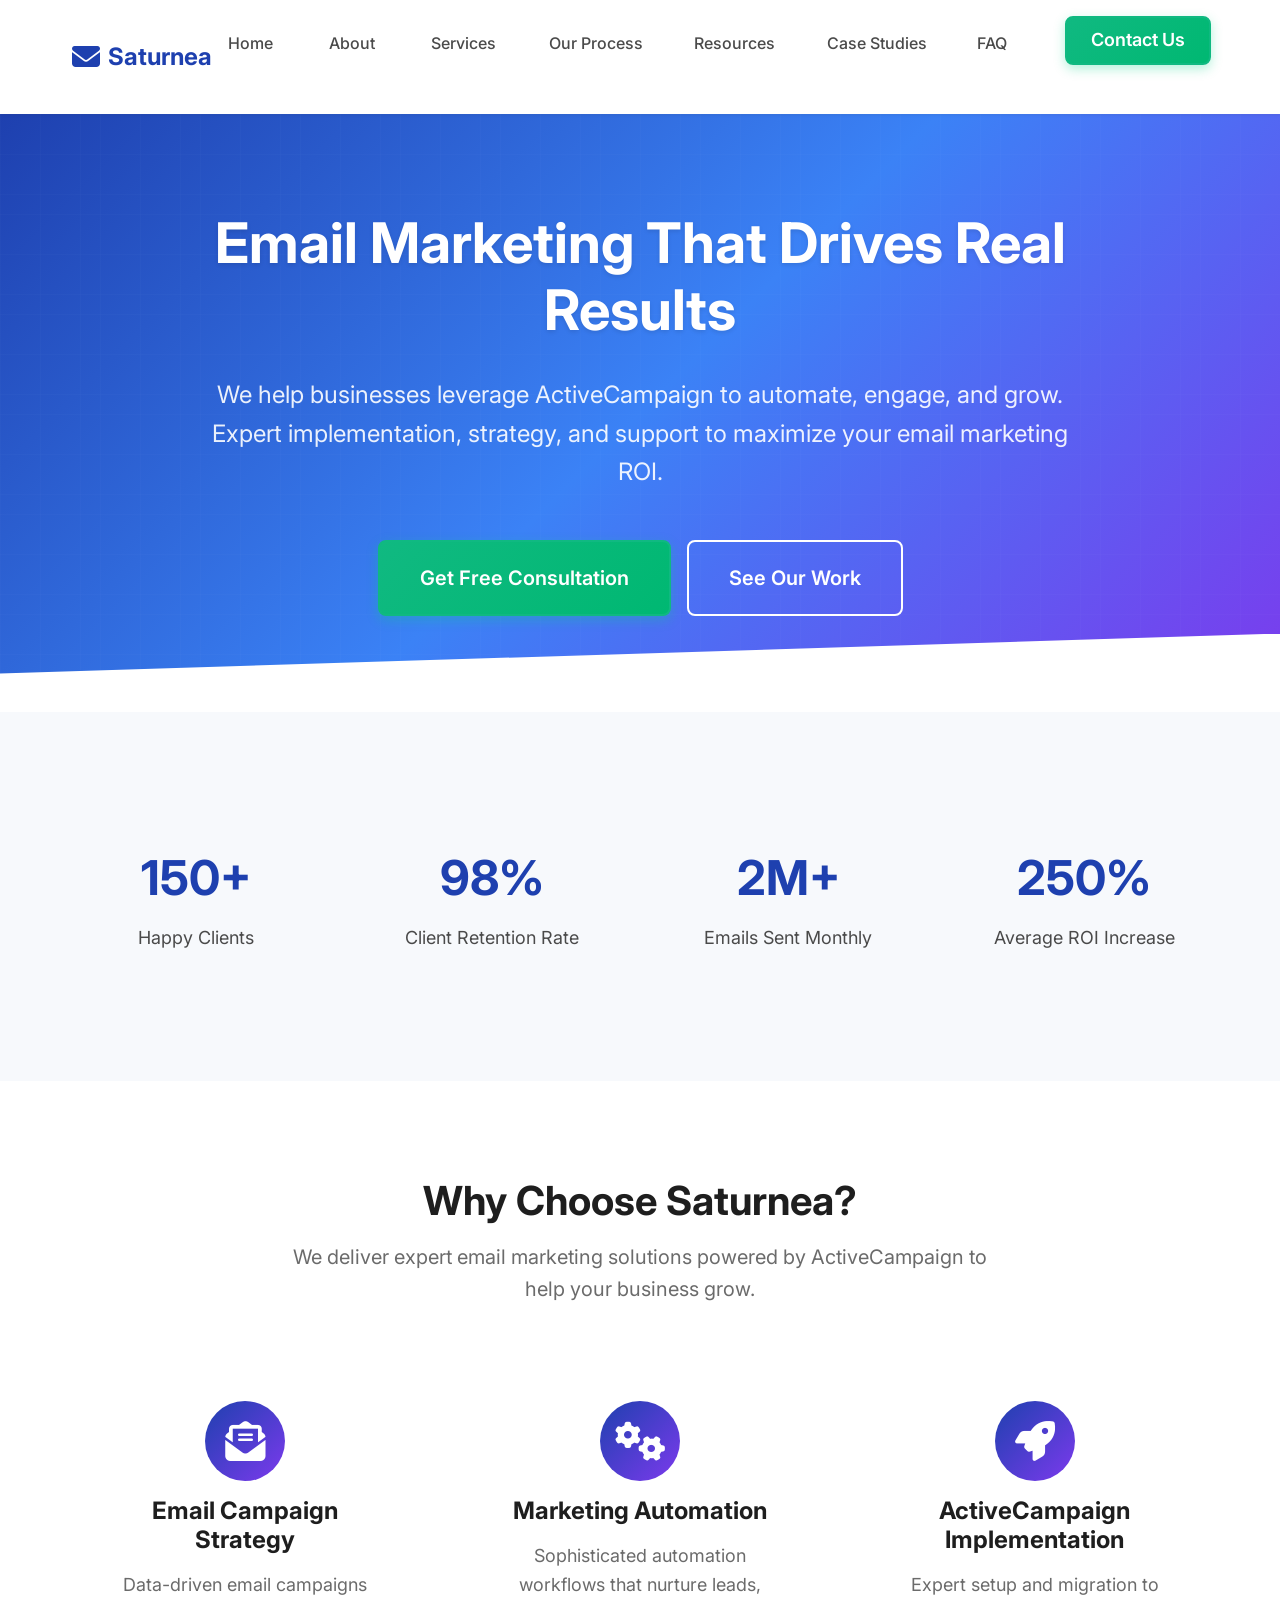
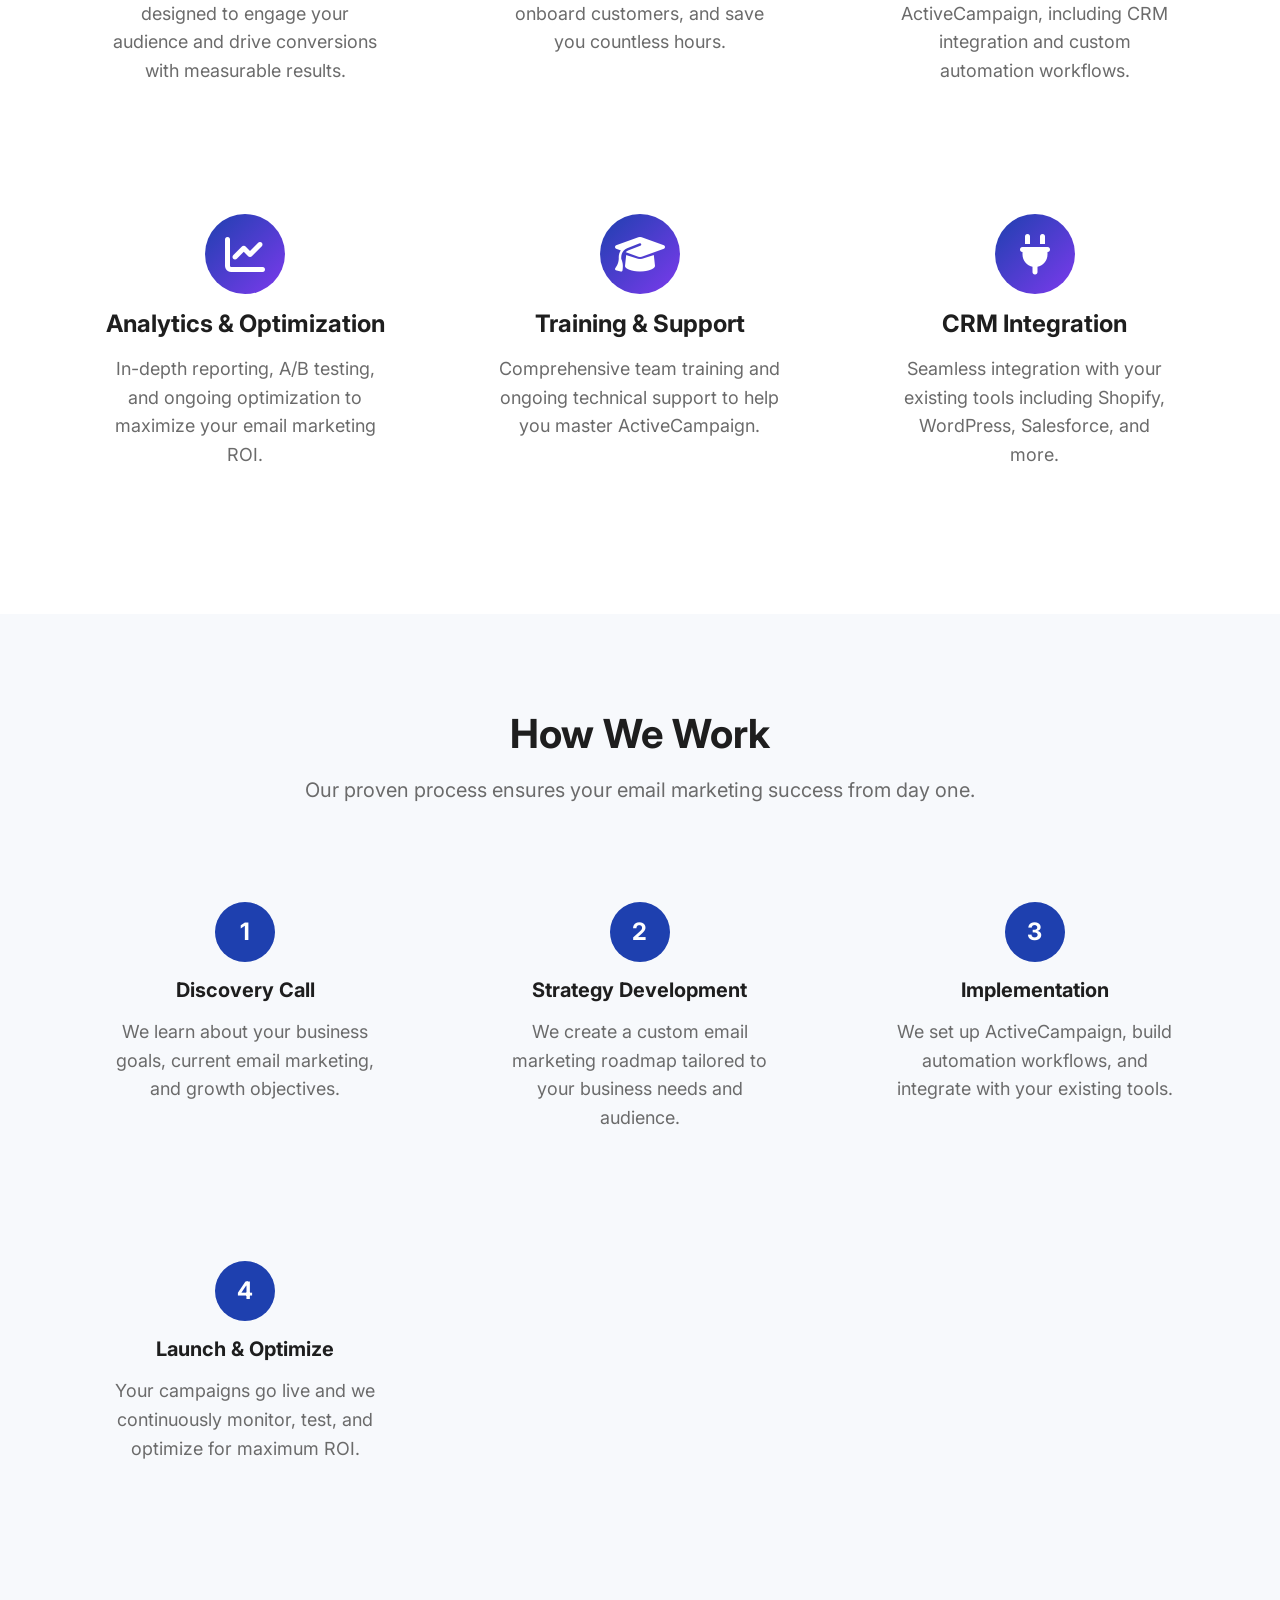
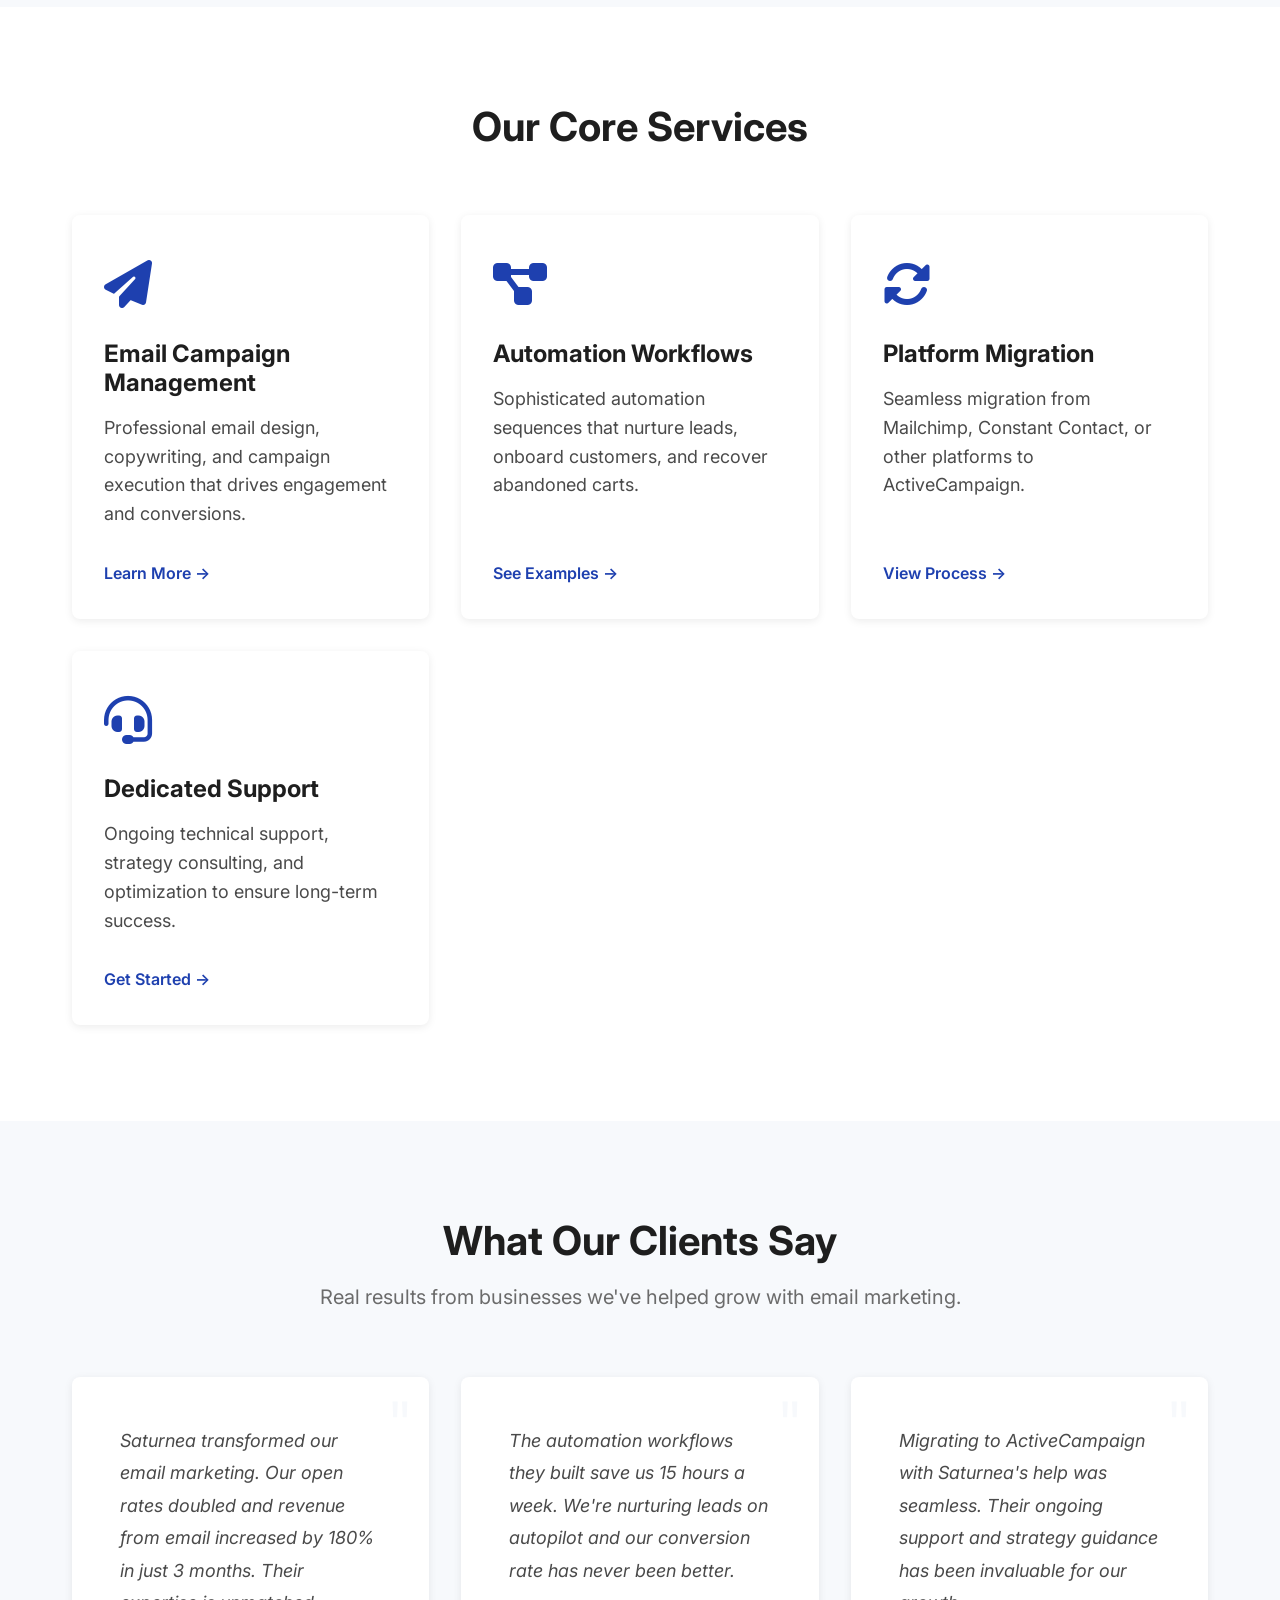
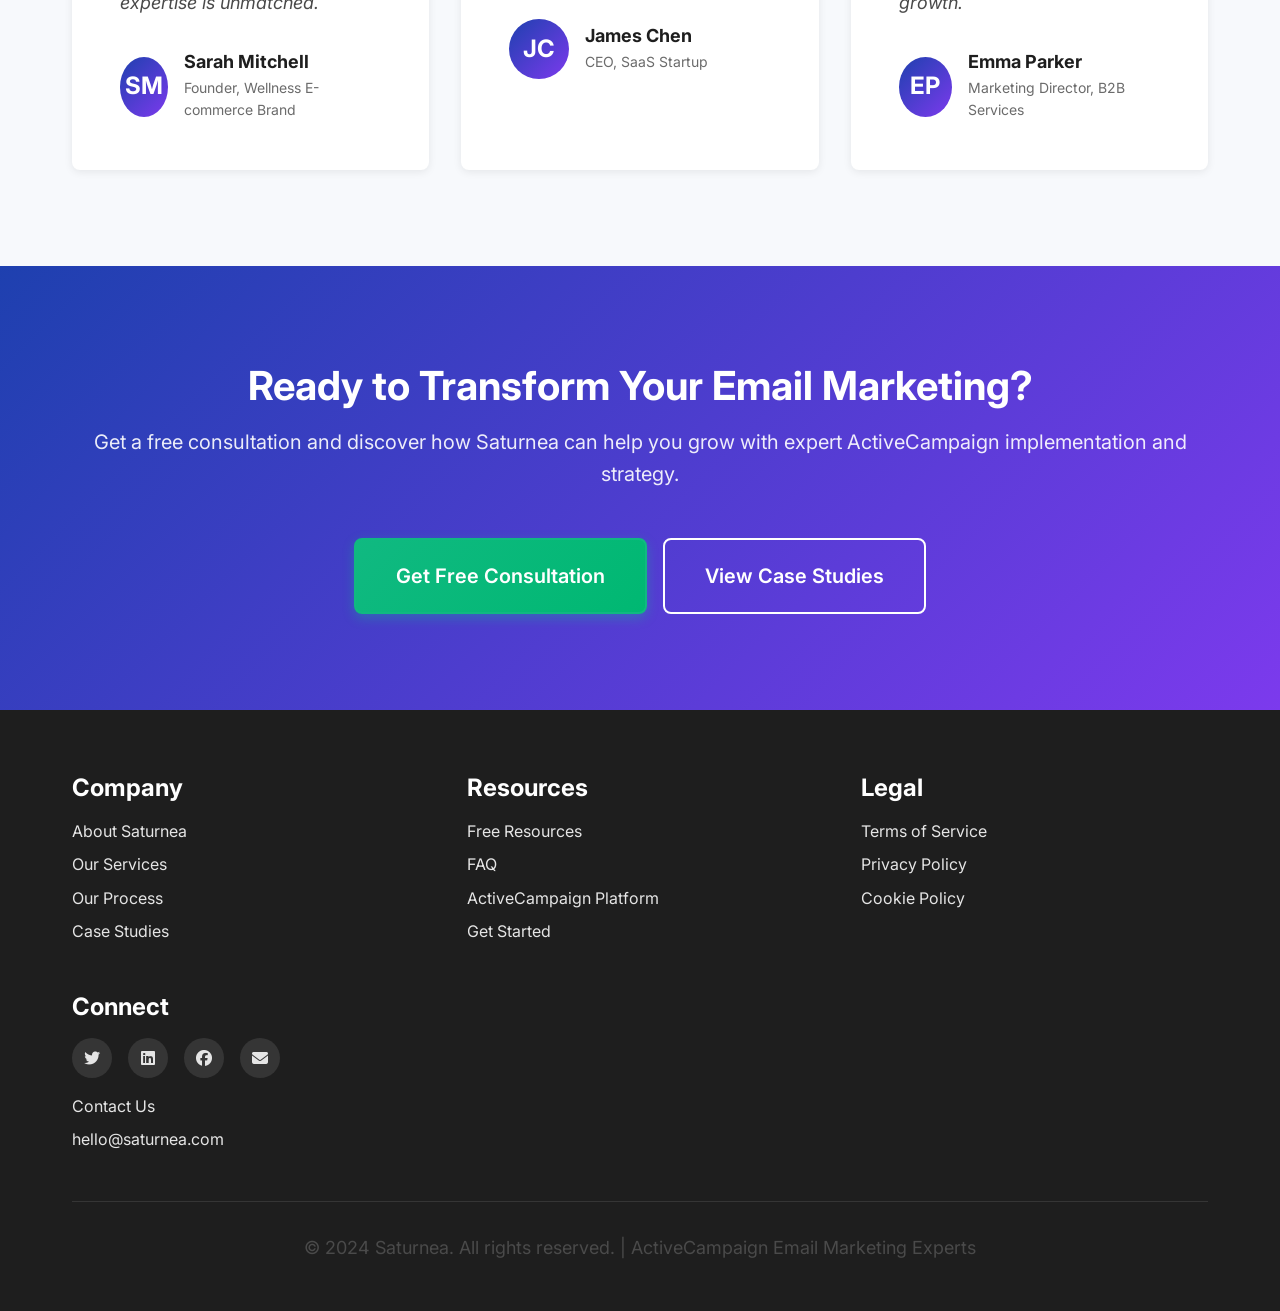
<file: index.html>
<!DOCTYPE html>
<html lang="en">
<head>
  <meta charset="UTF-8">
  <meta name="viewport" content="width=device-width, initial-scale=1.0">
  
  <!-- Google Fonts -->
  <link rel="preconnect" href="https://fonts.googleapis.com">
  <link rel="preconnect" href="https://fonts.gstatic.com" crossorigin>
  <link href="https://fonts.googleapis.com/css2?family=Inter:wght@400;500;600;700;800&display=swap" rel="stylesheet">
  <meta name="description" content="Saturnea is an expert email marketing agency specializing in ActiveCampaign implementation, automation, and strategy to help businesses grow and maximize ROI.">
  <meta name="keywords" content="Email Marketing Agency, ActiveCampaign Expert, Marketing Automation, Email Campaigns, Saturnea, ActiveCampaign Implementation">
  <meta name="author" content="Saturnea">

  <!-- Open Graph Meta Tags -->
  <meta property="og:title" content="Saturnea - Email Marketing Agency | ActiveCampaign Experts">
  <meta property="og:description" content="Expert ActiveCampaign implementation and email marketing automation to help businesses grow. Data-driven strategies that deliver measurable ROI.">
  <meta property="og:type" content="website">
  <meta property="og:url" content="https://saturnea.com">

  <title>Saturnea - Email Marketing Agency | ActiveCampaign Experts</title>
  <link rel="icon" type="image/svg+xml" href="assets/images/icons/favicon.svg">
  <link rel="apple-touch-icon" sizes="180x180" href="assets/images/icons/apple-touch-icon.svg">
  <meta name="theme-color" content="#1E40AF">

  <!-- Font Awesome Icons -->
  <link rel="stylesheet" href="https://cdnjs.cloudflare.com/ajax/libs/font-awesome/6.4.2/css/all.min.css" integrity="sha512-z3gLpd7yknf1YoNbCzqRKc4qyor8gaKU1qmn+CShxbuBusANI9QpRohGBreCFkKxLhei6S9CQXFEbbKuqLg0DA==" crossorigin="anonymous" referrerpolicy="no-referrer" />

  <!-- Stylesheets -->
  <link rel="stylesheet" href="css/main.css">
  <link rel="stylesheet" href="css/components.css">
  <link rel="stylesheet" href="css/responsive.css">
</head>
<body>

  <!-- Navigation -->
  <nav class="navbar">
    <div class="nav-container">
      <a href="index.html" class="nav-logo">
        <i class="fas fa-envelope" style="font-size: 1.75rem;" aria-hidden="true"></i>
        <span>Saturnea</span>
      </a>

      <ul class="nav-menu">
        <li><a href="index.html" class="nav-link">Home</a></li>
        <li><a href="about.html" class="nav-link">About</a></li>
        <li><a href="benefits.html" class="nav-link">Services</a></li>
        <li><a href="how-it-works.html" class="nav-link">Our Process</a></li>
        <li><a href="resources.html" class="nav-link">Resources</a></li>
        <li><a href="success-stories.html" class="nav-link">Case Studies</a></li>
        <li><a href="faq.html" class="nav-link">FAQ</a></li>
        <li><a href="apply.html" class="nav-link"><span class="btn btn-primary" style="padding: 0.5rem 1.5rem;">Contact Us</span></a></li>
      </ul>

      <button class="nav-toggle" aria-label="Toggle navigation">
        <i class="fas fa-bars" style="font-size: 1.5rem;" aria-hidden="true"></i>
      </button>
    </div>
  </nav>

  <!-- Hero Section -->
  <section class="hero">
    <div class="container">
      <div class="hero-content">
        <h1>Email Marketing That Drives Real Results</h1>
        <p>We help businesses leverage ActiveCampaign to automate, engage, and grow. Expert implementation, strategy, and support to maximize your email marketing ROI.</p>
        <div class="btn-group">
          <a href="apply.html" class="btn btn-primary btn-large">Get Free Consultation</a>
          <a href="success-stories.html" class="btn btn-secondary btn-large">See Our Work</a>
        </div>
      </div>
    </div>
  </section>

  <!-- Stats Section -->
  <section class="bg-light">
    <div class="container">
      <div class="stats-grid">
        <div class="stat">
          <span class="stat-number">150+</span>
          <span class="stat-label">Happy Clients</span>
        </div>
        <div class="stat">
          <span class="stat-number">98%</span>
          <span class="stat-label">Client Retention Rate</span>
        </div>
        <div class="stat">
          <span class="stat-number">2M+</span>
          <span class="stat-label">Emails Sent Monthly</span>
        </div>
        <div class="stat">
          <span class="stat-number">250%</span>
          <span class="stat-label">Average ROI Increase</span>
        </div>
      </div>
    </div>
  </section>

  <!-- Features Section -->
  <section>
    <div class="container">
      <div class="section-header">
        <h2 class="section-title">Why Choose Saturnea?</h2>
        <p class="section-subtitle">We deliver expert email marketing solutions powered by ActiveCampaign to help your business grow.</p>
      </div>

      <div class="features-grid">
        <div class="feature">
          <div class="feature-icon"><i class="fas fa-envelope-open-text" aria-hidden="true"></i></div>
          <h3>Email Campaign Strategy</h3>
          <p>Data-driven email campaigns designed to engage your audience and drive conversions with measurable results.</p>
        </div>

        <div class="feature">
          <div class="feature-icon"><i class="fas fa-cogs" aria-hidden="true"></i></div>
          <h3>Marketing Automation</h3>
          <p>Sophisticated automation workflows that nurture leads, onboard customers, and save you countless hours.</p>
        </div>

        <div class="feature">
          <div class="feature-icon"><i class="fas fa-rocket" aria-hidden="true"></i></div>
          <h3>ActiveCampaign Implementation</h3>
          <p>Expert setup and migration to ActiveCampaign, including CRM integration and custom automation workflows.</p>
        </div>

        <div class="feature">
          <div class="feature-icon"><i class="fas fa-chart-line" aria-hidden="true"></i></div>
          <h3>Analytics & Optimization</h3>
          <p>In-depth reporting, A/B testing, and ongoing optimization to maximize your email marketing ROI.</p>
        </div>

        <div class="feature">
          <div class="feature-icon"><i class="fas fa-graduation-cap" aria-hidden="true"></i></div>
          <h3>Training & Support</h3>
          <p>Comprehensive team training and ongoing technical support to help you master ActiveCampaign.</p>
        </div>

        <div class="feature">
          <div class="feature-icon"><i class="fas fa-plug" aria-hidden="true"></i></div>
          <h3>CRM Integration</h3>
          <p>Seamless integration with your existing tools including Shopify, WordPress, Salesforce, and more.</p>
        </div>
      </div>
    </div>
  </section>

  <!-- How It Works Section -->
  <section class="bg-light">
    <div class="container">
      <div class="section-header">
        <h2 class="section-title">How We Work</h2>
        <p class="section-subtitle">Our proven process ensures your email marketing success from day one.</p>
      </div>

      <div class="steps">
        <div class="step">
          <div class="step-number">1</div>
          <h3>Discovery Call</h3>
          <p>We learn about your business goals, current email marketing, and growth objectives.</p>
        </div>

        <div class="step">
          <div class="step-number">2</div>
          <h3>Strategy Development</h3>
          <p>We create a custom email marketing roadmap tailored to your business needs and audience.</p>
        </div>

        <div class="step">
          <div class="step-number">3</div>
          <h3>Implementation</h3>
          <p>We set up ActiveCampaign, build automation workflows, and integrate with your existing tools.</p>
        </div>

        <div class="step">
          <div class="step-number">4</div>
          <h3>Launch & Optimize</h3>
          <p>Your campaigns go live and we continuously monitor, test, and optimize for maximum ROI.</p>
        </div>
      </div>
    </div>
  </section>

  <!-- Services Highlight Section -->
  <section>
    <div class="container">
      <div class="section-header">
        <h2 class="section-title">Our Core Services</h2>
      </div>

      <div class="grid grid-2">
        <div class="card">
          <div class="card-icon"><i class="fas fa-paper-plane" aria-hidden="true"></i></div>
          <h3 class="card-title">Email Campaign Management</h3>
          <p class="card-text">Professional email design, copywriting, and campaign execution that drives engagement and conversions.</p>
          <a href="benefits.html" class="card-link">Learn More →</a>
        </div>

        <div class="card">
          <div class="card-icon"><i class="fas fa-project-diagram" aria-hidden="true"></i></div>
          <h3 class="card-title">Automation Workflows</h3>
          <p class="card-text">Sophisticated automation sequences that nurture leads, onboard customers, and recover abandoned carts.</p>
          <a href="benefits.html" class="card-link">See Examples →</a>
        </div>

        <div class="card">
          <div class="card-icon"><i class="fas fa-sync-alt" aria-hidden="true"></i></div>
          <h3 class="card-title">Platform Migration</h3>
          <p class="card-text">Seamless migration from Mailchimp, Constant Contact, or other platforms to ActiveCampaign.</p>
          <a href="how-it-works.html" class="card-link">View Process →</a>
        </div>

        <div class="card">
          <div class="card-icon"><i class="fas fa-headset" aria-hidden="true"></i></div>
          <h3 class="card-title">Dedicated Support</h3>
          <p class="card-text">Ongoing technical support, strategy consulting, and optimization to ensure long-term success.</p>
          <a href="apply.html" class="card-link">Get Started →</a>
        </div>
      </div>
    </div>
  </section>

  <!-- Testimonials Section -->
  <section class="bg-light">
    <div class="container">
      <div class="section-header">
        <h2 class="section-title">What Our Clients Say</h2>
        <p class="section-subtitle">Real results from businesses we've helped grow with email marketing.</p>
      </div>

      <div class="grid grid-3">
        <div class="testimonial">
          <span class="testimonial-quote">"</span>
          <p class="testimonial-text">Saturnea transformed our email marketing. Our open rates doubled and revenue from email increased by 180% in just 3 months. Their expertise is unmatched.</p>
          <div class="testimonial-author">
            <div class="testimonial-avatar">SM</div>
            <div class="testimonial-info">
              <h4>Sarah Mitchell</h4>
              <p>Founder, Wellness E-commerce Brand</p>
            </div>
          </div>
        </div>

        <div class="testimonial">
          <span class="testimonial-quote">"</span>
          <p class="testimonial-text">The automation workflows they built save us 15 hours a week. We're nurturing leads on autopilot and our conversion rate has never been better.</p>
          <div class="testimonial-author">
            <div class="testimonial-avatar">JC</div>
            <div class="testimonial-info">
              <h4>James Chen</h4>
              <p>CEO, SaaS Startup</p>
            </div>
          </div>
        </div>

        <div class="testimonial">
          <span class="testimonial-quote">"</span>
          <p class="testimonial-text">Migrating to ActiveCampaign with Saturnea's help was seamless. Their ongoing support and strategy guidance has been invaluable for our growth.</p>
          <div class="testimonial-author">
            <div class="testimonial-avatar">EP</div>
            <div class="testimonial-info">
              <h4>Emma Parker</h4>
              <p>Marketing Director, B2B Services</p>
            </div>
          </div>
        </div>
      </div>
    </div>
  </section>

  <!-- CTA Section -->
  <section class="cta-section">
    <div class="container">
      <h2>Ready to Transform Your Email Marketing?</h2>
      <p>Get a free consultation and discover how Saturnea can help you grow with expert ActiveCampaign implementation and strategy.</p>
      <div class="btn-group">
        <a href="apply.html" class="btn btn-primary btn-large">Get Free Consultation</a>
        <a href="success-stories.html" class="btn btn-secondary btn-large">View Case Studies</a>
      </div>
    </div>
  </section>

  <!-- Footer -->
  <footer>
    <div class="container">
      <div class="footer-content">
        <div class="footer-section">
          <h4>Company</h4>
          <ul>
            <li><a href="about.html">About Saturnea</a></li>
            <li><a href="benefits.html">Our Services</a></li>
            <li><a href="how-it-works.html">Our Process</a></li>
            <li><a href="success-stories.html">Case Studies</a></li>
          </ul>
        </div>

        <div class="footer-section">
          <h4>Resources</h4>
          <ul>
            <li><a href="resources.html">Free Resources</a></li>
            <li><a href="faq.html">FAQ</a></li>
            <li><a href="https://www.activecampaign.com" target="_blank">ActiveCampaign Platform</a></li>
            <li><a href="apply.html">Get Started</a></li>
          </ul>
        </div>

        <div class="footer-section">
          <h4>Legal</h4>
          <ul>
            <li><a href="legal/terms.html">Terms of Service</a></li>
            <li><a href="legal/privacy.html">Privacy Policy</a></li>
            <li><a href="legal/cookies.html">Cookie Policy</a></li>
          </ul>
        </div>

        <div class="footer-section">
          <h4>Connect</h4>
          <div class="social-links">
            <a href="https://twitter.com/saturnea" class="social-link" aria-label="Twitter" target="_blank"><i class="fab fa-twitter"></i></a>
            <a href="https://linkedin.com/company/saturnea" class="social-link" aria-label="LinkedIn" target="_blank"><i class="fab fa-linkedin"></i></a>
            <a href="https://facebook.com/saturnea" class="social-link" aria-label="Facebook" target="_blank"><i class="fab fa-facebook"></i></a>
            <a href="mailto:hello@saturnea.com" class="social-link" aria-label="Email"><i class="fas fa-envelope"></i></a>
          </div>
          <ul style="margin-top: 1rem;">
            <li><a href="apply.html">Contact Us</a></li>
            <li><a href="mailto:hello@saturnea.com">hello@saturnea.com</a></li>
          </ul>
        </div>
      </div>

      <div class="footer-bottom">
        <p>&copy; 2024 Saturnea. All rights reserved. | ActiveCampaign Email Marketing Experts</p>
      </div>
    </div>
  </footer>

  <!-- Scripts -->
  <script src="js/main.js"></script>

</body>
</html>
</file>
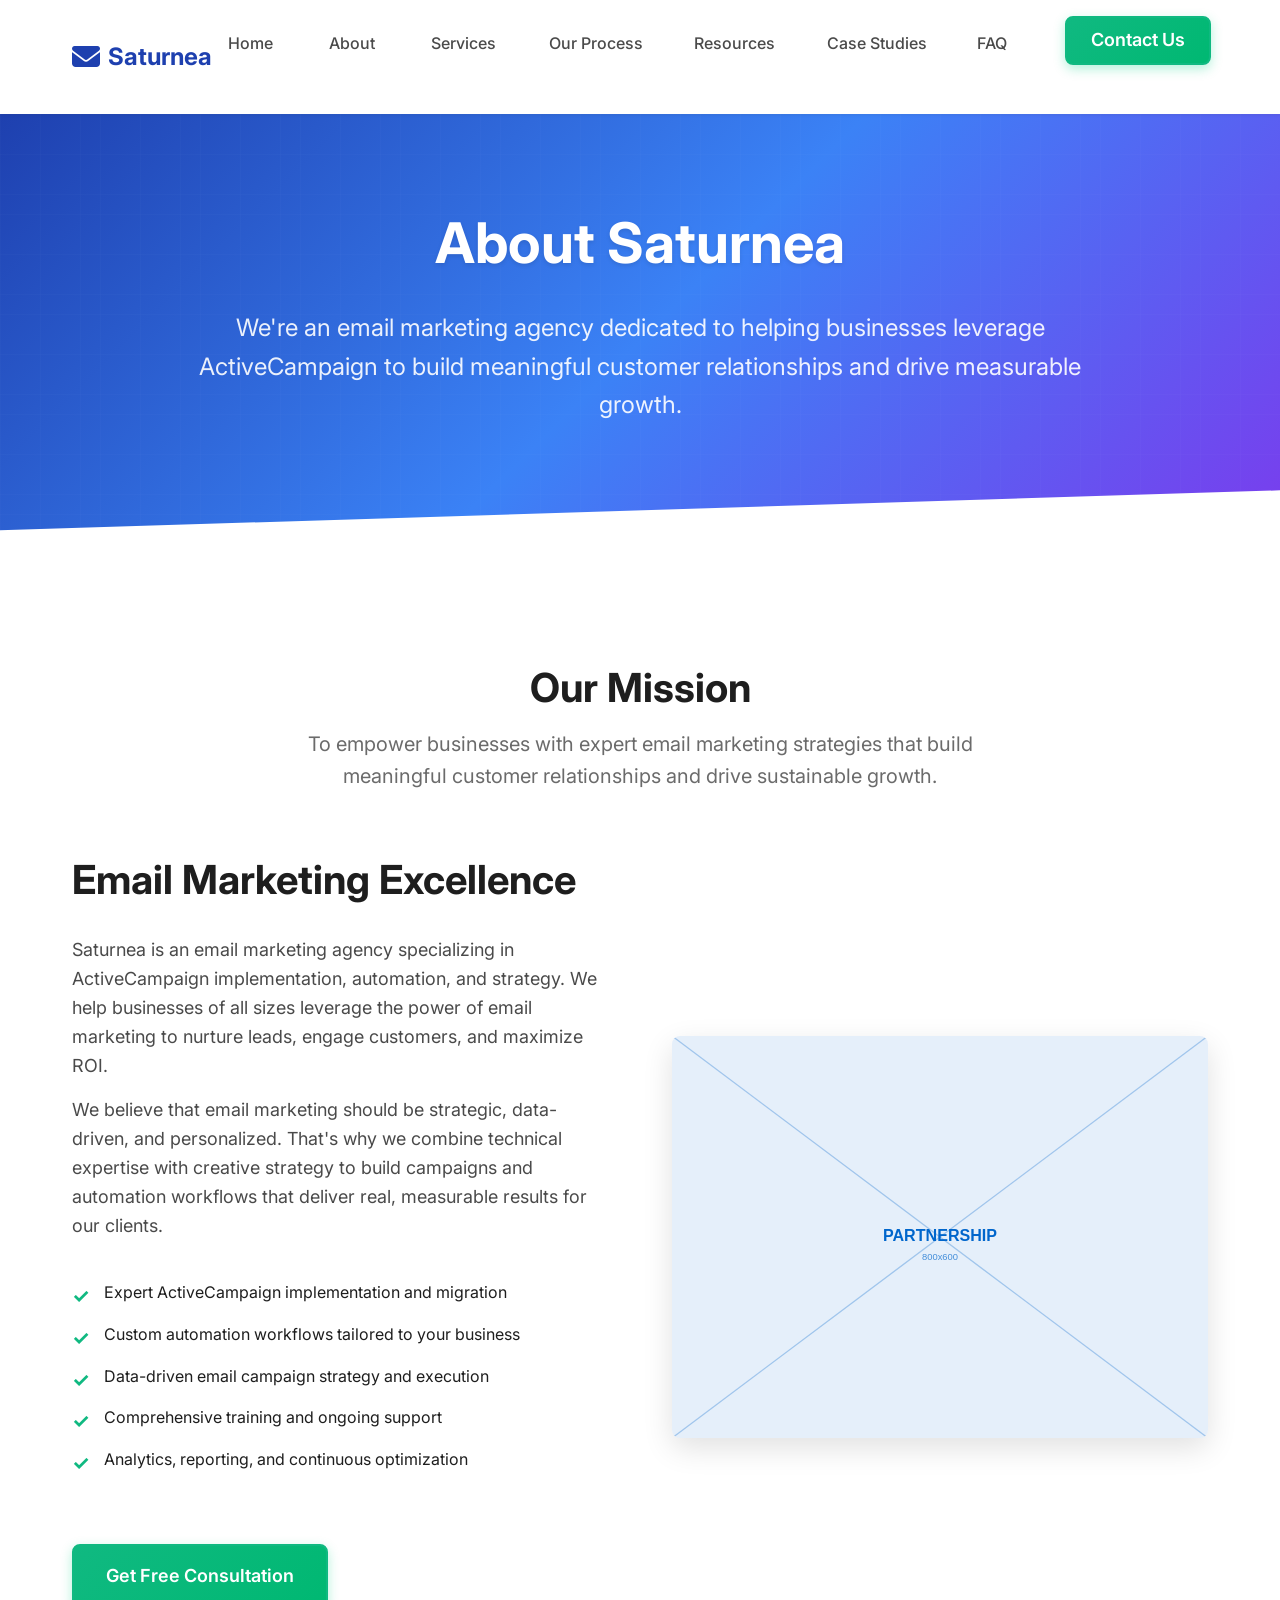
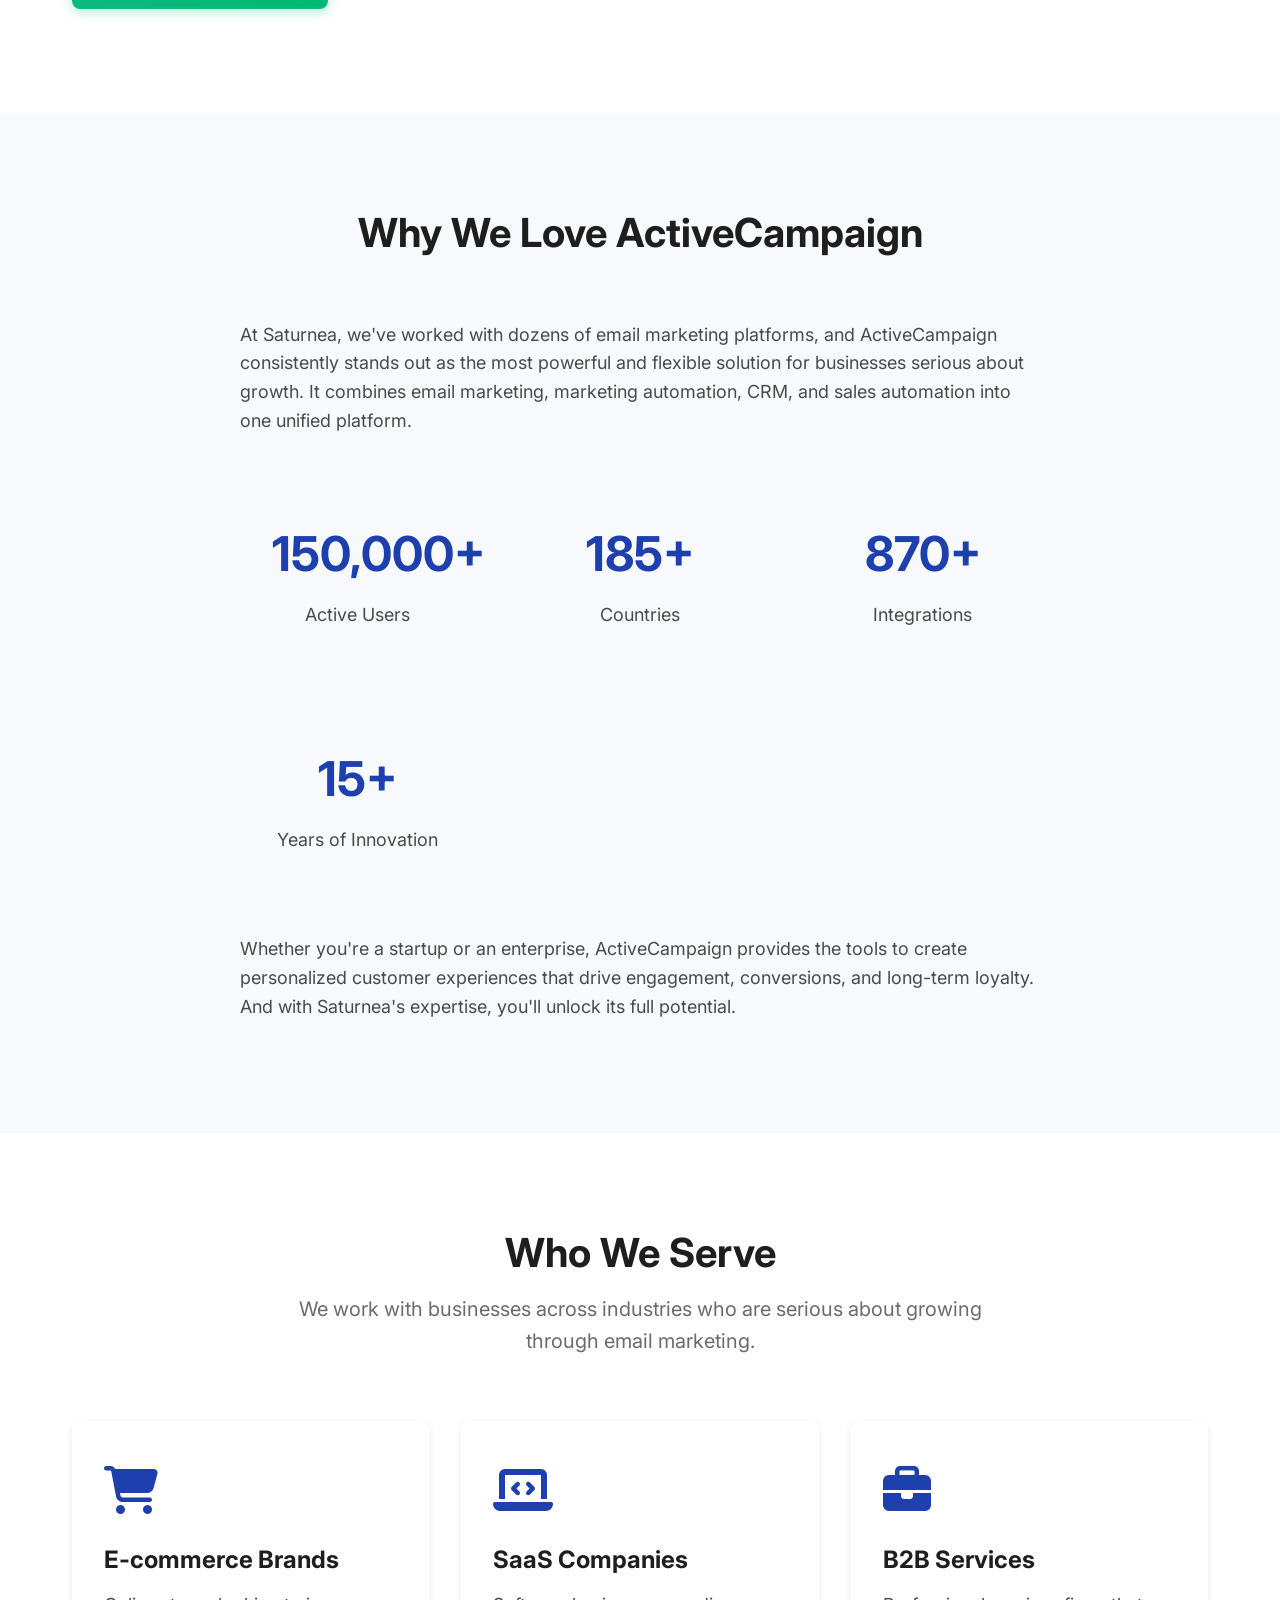
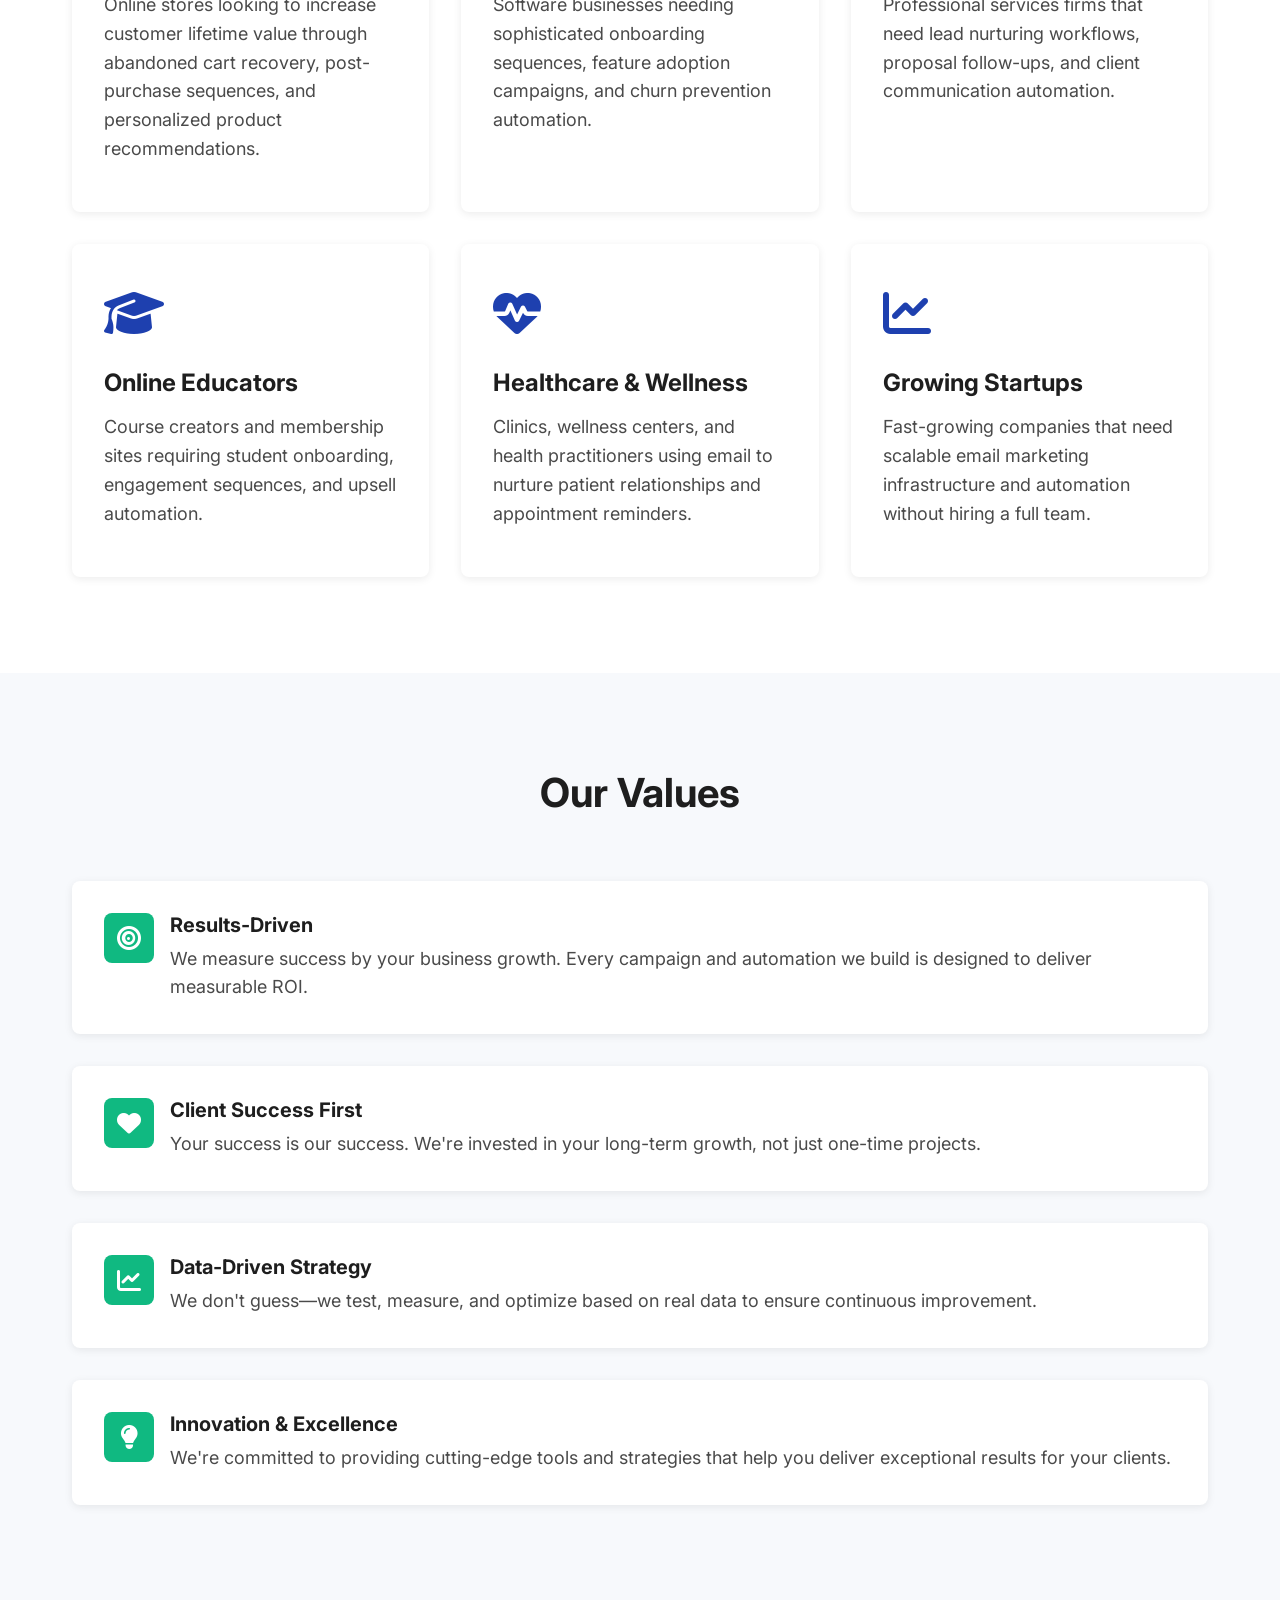
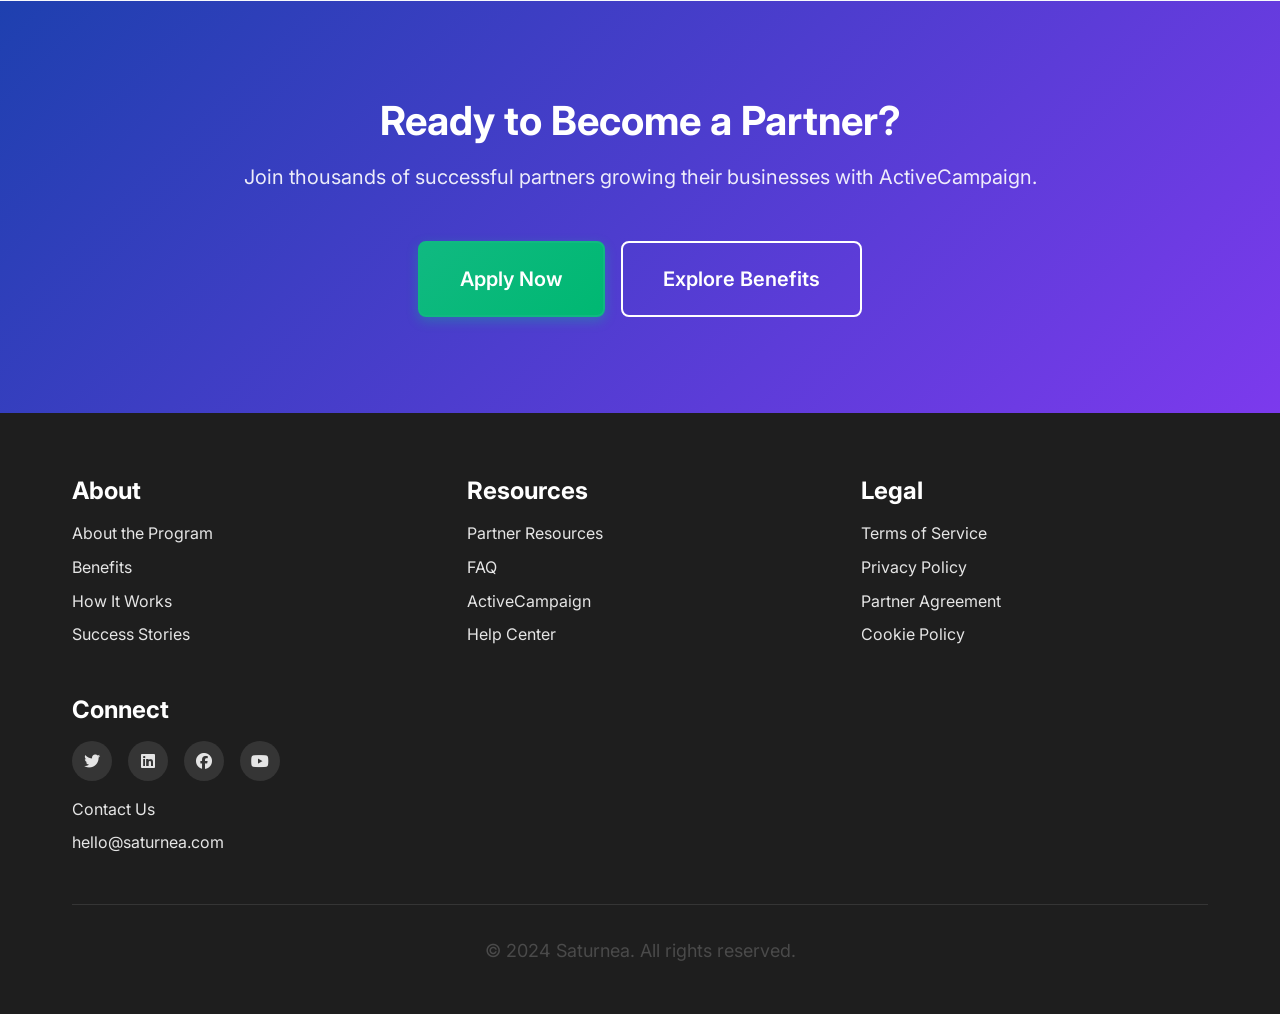
<file: about.html>
<!DOCTYPE html>
<html lang="en">
<head>
  <meta charset="UTF-8">
  <meta name="viewport" content="width=device-width, initial-scale=1.0">
  
  <!-- Google Fonts -->
  <link rel="preconnect" href="https://fonts.googleapis.com">
  <link rel="preconnect" href="https://fonts.gstatic.com" crossorigin>
  <link href="https://fonts.googleapis.com/css2?family=Inter:wght@400;500;600;700;800&display=swap" rel="stylesheet">
  <meta name="description" content="Saturnea is an email marketing agency specializing in ActiveCampaign implementation and automation to help businesses grow through expert strategy and support.">
  <title>About Saturnea - Email Marketing Agency | ActiveCampaign Experts</title>
  <link rel="icon" type="image/svg+xml" href="assets/images/icons/favicon.svg">
  <link rel="apple-touch-icon" sizes="180x180" href="assets/images/icons/apple-touch-icon.svg">
  <meta name="theme-color" content="#1E40AF">

  <!-- Font Awesome Icons -->
  <link rel="stylesheet" href="https://cdnjs.cloudflare.com/ajax/libs/font-awesome/6.4.2/css/all.min.css" integrity="sha512-z3gLpd7yknf1YoNbCzqRKc4qyor8gaKU1qmn+CShxbuBusANI9QpRohGBreCFkKxLhei6S9CQXFEbbKuqLg0DA==" crossorigin="anonymous" referrerpolicy="no-referrer" />

  <link rel="stylesheet" href="css/main.css">
  <link rel="stylesheet" href="css/components.css">
  <link rel="stylesheet" href="css/responsive.css">
</head>
<body>

  <!-- Navigation -->
  <nav class="navbar">
    <div class="nav-container">
      <a href="index.html" class="nav-logo">
        <i class="fas fa-envelope" style="font-size: 1.75rem;" aria-hidden="true"></i>
        <span>Saturnea</span>
      </a>

      <ul class="nav-menu">
        <li><a href="index.html" class="nav-link">Home</a></li>
        <li><a href="about.html" class="nav-link">About</a></li>
        <li><a href="benefits.html" class="nav-link">Services</a></li>
        <li><a href="how-it-works.html" class="nav-link">Our Process</a></li>
        <li><a href="resources.html" class="nav-link">Resources</a></li>
        <li><a href="success-stories.html" class="nav-link">Case Studies</a></li>
        <li><a href="faq.html" class="nav-link">FAQ</a></li>
        <li><a href="apply.html" class="nav-link"><span class="btn btn-primary" style="padding: 0.5rem 1.5rem;">Contact Us</span></a></li>
      </ul>

      <button class="nav-toggle" aria-label="Toggle navigation">
        <i class="fas fa-bars" style="font-size: 1.5rem;" aria-hidden="true"></i>
      </button>
    </div>
  </nav>

  <!-- Hero Section -->
  <section class="hero">
    <div class="container">
      <div class="hero-content">
        <h1>About Saturnea</h1>
        <p>We're an email marketing agency dedicated to helping businesses leverage ActiveCampaign to build meaningful customer relationships and drive measurable growth.</p>
      </div>
    </div>
  </section>

  <!-- Mission Section -->
  <section>
    <div class="container">
      <div class="section-header">
        <h2 class="section-title">Our Mission</h2>
        <p class="section-subtitle">To empower businesses with expert email marketing strategies that build meaningful customer relationships and drive sustainable growth.</p>
      </div>

      <div class="content-section">
        <div class="content-text">
          <h2>Email Marketing Excellence</h2>
          <p>Saturnea is an email marketing agency specializing in ActiveCampaign implementation, automation, and strategy. We help businesses of all sizes leverage the power of email marketing to nurture leads, engage customers, and maximize ROI.</p>

          <p>We believe that email marketing should be strategic, data-driven, and personalized. That's why we combine technical expertise with creative strategy to build campaigns and automation workflows that deliver real, measurable results for our clients.</p>

          <ul>
            <li>Expert ActiveCampaign implementation and migration</li>
            <li>Custom automation workflows tailored to your business</li>
            <li>Data-driven email campaign strategy and execution</li>
            <li>Comprehensive training and ongoing support</li>
            <li>Analytics, reporting, and continuous optimization</li>
          </ul>

          <a href="apply.html" class="btn btn-primary mt-3">Get Free Consultation</a>
        </div>

        <div class="content-image">
          <img src="assets/images/content/partnership-graphic.svg" alt="Partnership and collaboration between professionals" class="content-img" />
        </div>
      </div>
    </div>
  </section>

  <!-- Why ActiveCampaign -->
  <section class="bg-light">
    <div class="container">
      <div class="section-header">
        <h2 class="section-title">Why We Love ActiveCampaign</h2>
      </div>

      <div class="content-section" style="grid-template-columns: 1fr;">
        <div class="content-text" style="max-width: 800px; margin: 0 auto;">
          <p>At Saturnea, we've worked with dozens of email marketing platforms, and ActiveCampaign consistently stands out as the most powerful and flexible solution for businesses serious about growth. It combines email marketing, marketing automation, CRM, and sales automation into one unified platform.</p>

          <div class="stats-grid mt-4 mb-4">
            <div class="stat">
              <span class="stat-number">150,000+</span>
              <span class="stat-label">Active Users</span>
            </div>
            <div class="stat">
              <span class="stat-number">185+</span>
              <span class="stat-label">Countries</span>
            </div>
            <div class="stat">
              <span class="stat-number">870+</span>
              <span class="stat-label">Integrations</span>
            </div>
            <div class="stat">
              <span class="stat-number">15+</span>
              <span class="stat-label">Years of Innovation</span>
            </div>
          </div>

          <p>Whether you're a startup or an enterprise, ActiveCampaign provides the tools to create personalized customer experiences that drive engagement, conversions, and long-term loyalty. And with Saturnea's expertise, you'll unlock its full potential.</p>
        </div>
      </div>
    </div>
  </section>

  <!-- Who We Serve -->
  <section>
    <div class="container">
      <div class="section-header">
        <h2 class="section-title">Who We Serve</h2>
        <p class="section-subtitle">We work with businesses across industries who are serious about growing through email marketing.</p>
      </div>

      <div class="grid grid-3">
        <div class="card">
          <div class="card-icon"><i class="fas fa-shopping-cart" aria-hidden="true"></i></div>
          <h3 class="card-title">E-commerce Brands</h3>
          <p class="card-text">Online stores looking to increase customer lifetime value through abandoned cart recovery, post-purchase sequences, and personalized product recommendations.</p>
        </div>

        <div class="card">
          <div class="card-icon"><i class="fas fa-laptop-code" aria-hidden="true"></i></div>
          <h3 class="card-title">SaaS Companies</h3>
          <p class="card-text">Software businesses needing sophisticated onboarding sequences, feature adoption campaigns, and churn prevention automation.</p>
        </div>

        <div class="card">
          <div class="card-icon"><i class="fas fa-briefcase" aria-hidden="true"></i></div>
          <h3 class="card-title">B2B Services</h3>
          <p class="card-text">Professional services firms that need lead nurturing workflows, proposal follow-ups, and client communication automation.</p>
        </div>

        <div class="card">
          <div class="card-icon"><i class="fas fa-graduation-cap" aria-hidden="true"></i></div>
          <h3 class="card-title">Online Educators</h3>
          <p class="card-text">Course creators and membership sites requiring student onboarding, engagement sequences, and upsell automation.</p>
        </div>

        <div class="card">
          <div class="card-icon"><i class="fas fa-heartbeat" aria-hidden="true"></i></div>
          <h3 class="card-title">Healthcare & Wellness</h3>
          <p class="card-text">Clinics, wellness centers, and health practitioners using email to nurture patient relationships and appointment reminders.</p>
        </div>

        <div class="card">
          <div class="card-icon"><i class="fas fa-chart-line" aria-hidden="true"></i></div>
          <h3 class="card-title">Growing Startups</h3>
          <p class="card-text">Fast-growing companies that need scalable email marketing infrastructure and automation without hiring a full team.</p>
        </div>
      </div>
    </div>
  </section>

  <!-- Our Values -->
  <section class="bg-light">
    <div class="container">
      <div class="section-header">
        <h2 class="section-title">Our Values</h2>
      </div>

      <div class="benefits-list">
        <div class="benefit-item">
          <div class="benefit-icon"><i class="fas fa-bullseye" aria-hidden="true"></i></div>
          <div class="benefit-content">
            <h3>Results-Driven</h3>
            <p>We measure success by your business growth. Every campaign and automation we build is designed to deliver measurable ROI.</p>
          </div>
        </div>

        <div class="benefit-item">
          <div class="benefit-icon"><i class="fas fa-heart" aria-hidden="true"></i></div>
          <div class="benefit-content">
            <h3>Client Success First</h3>
            <p>Your success is our success. We're invested in your long-term growth, not just one-time projects.</p>
          </div>
        </div>

        <div class="benefit-item">
          <div class="benefit-icon"><i class="fas fa-chart-line" aria-hidden="true"></i></div>
          <div class="benefit-content">
            <h3>Data-Driven Strategy</h3>
            <p>We don't guess—we test, measure, and optimize based on real data to ensure continuous improvement.</p>
          </div>
        </div>

        <div class="benefit-item">
          <div class="benefit-icon"><i class="fas fa-lightbulb" aria-hidden="true"></i></div>
          <div class="benefit-content">
            <h3>Innovation & Excellence</h3>
            <p>We're committed to providing cutting-edge tools and strategies that help you deliver exceptional results for your clients.</p>
          </div>
        </div>
      </div>
    </div>
  </section>

  <!-- CTA Section -->
  <section class="cta-section">
    <div class="container">
      <h2>Ready to Become a Partner?</h2>
      <p>Join thousands of successful partners growing their businesses with ActiveCampaign.</p>
      <div class="btn-group">
        <a href="apply.html" class="btn btn-primary btn-large">Apply Now</a>
        <a href="benefits.html" class="btn btn-secondary btn-large">Explore Benefits</a>
      </div>
    </div>
  </section>

  <!-- Footer -->
  <footer>
    <div class="container">
      <div class="footer-content">
        <div class="footer-section">
          <h4>About</h4>
          <ul>
            <li><a href="about.html">About the Program</a></li>
            <li><a href="benefits.html">Benefits</a></li>
            <li><a href="how-it-works.html">How It Works</a></li>
            <li><a href="success-stories.html">Success Stories</a></li>
          </ul>
        </div>

        <div class="footer-section">
          <h4>Resources</h4>
          <ul>
            <li><a href="resources.html">Partner Resources</a></li>
            <li><a href="faq.html">FAQ</a></li>
            <li><a href="https://www.activecampaign.com" target="_blank">ActiveCampaign</a></li>
            <li><a href="https://help.activecampaign.com" target="_blank">Help Center</a></li>
          </ul>
        </div>

        <div class="footer-section">
          <h4>Legal</h4>
          <ul>
            <li><a href="legal/terms.html">Terms of Service</a></li>
            <li><a href="legal/privacy.html">Privacy Policy</a></li>
            <li><a href="assets/downloads/partner-agreement-template.html" target="_blank">Partner Agreement</a></li>
            <li><a href="legal/cookies.html">Cookie Policy</a></li>
          </ul>
        </div>

        <div class="footer-section">
          <h4>Connect</h4>
          <div class="social-links">
            <a href="#" class="social-link" aria-label="Twitter"><i class="fab fa-twitter"></i></a>
            <a href="#" class="social-link" aria-label="LinkedIn"><i class="fab fa-linkedin"></i></a>
            <a href="#" class="social-link" aria-label="Facebook"><i class="fab fa-facebook"></i></a>
            <a href="#" class="social-link" aria-label="YouTube"><i class="fab fa-youtube"></i></a>
          </div>
          <ul style="margin-top: 1rem;">
            <li><a href="apply.html">Contact Us</a></li>
            <li><a href="mailto:hello@saturnea.com">hello@saturnea.com</a></li>
          </ul>
        </div>
      </div>

      <div class="footer-bottom">
        <p>&copy; 2024 Saturnea. All rights reserved.</p>
      </div>
    </div>
  </footer>

  <script src="js/main.js"></script>

</body>
</html>
</file>
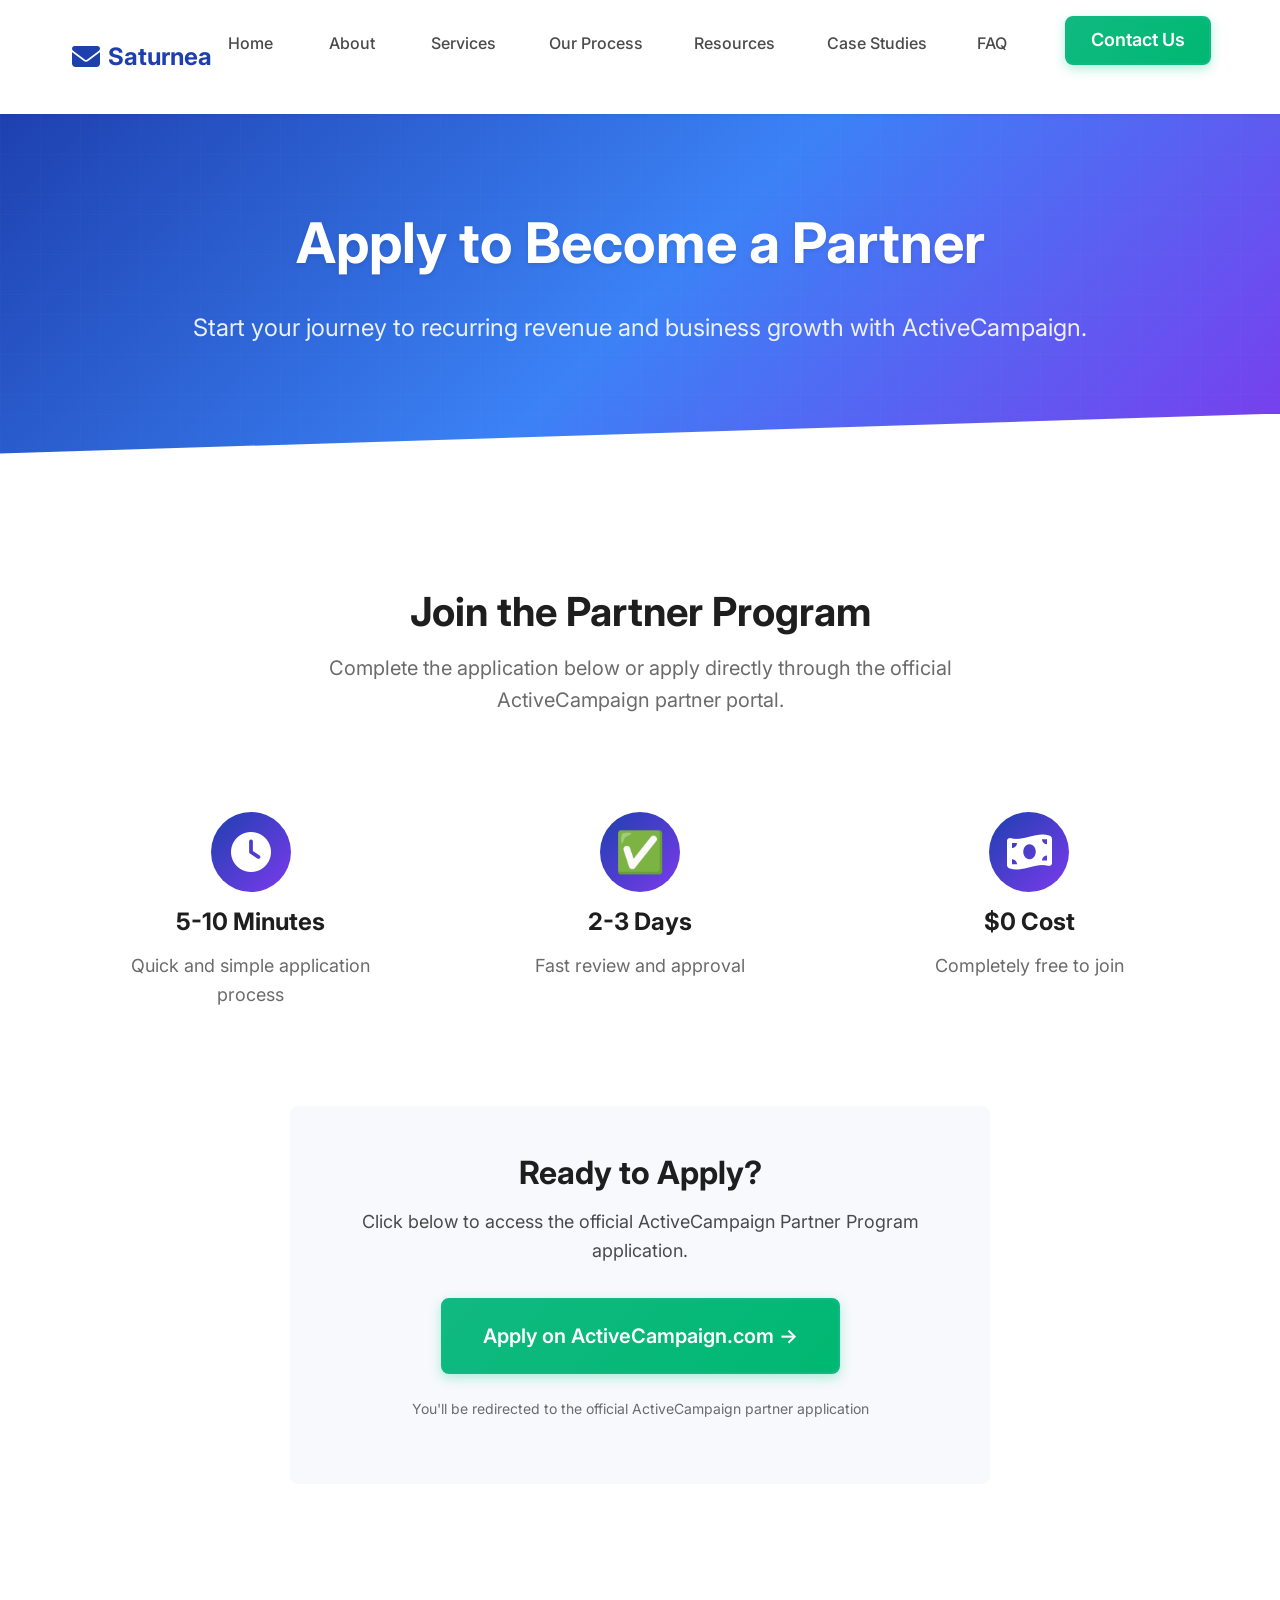
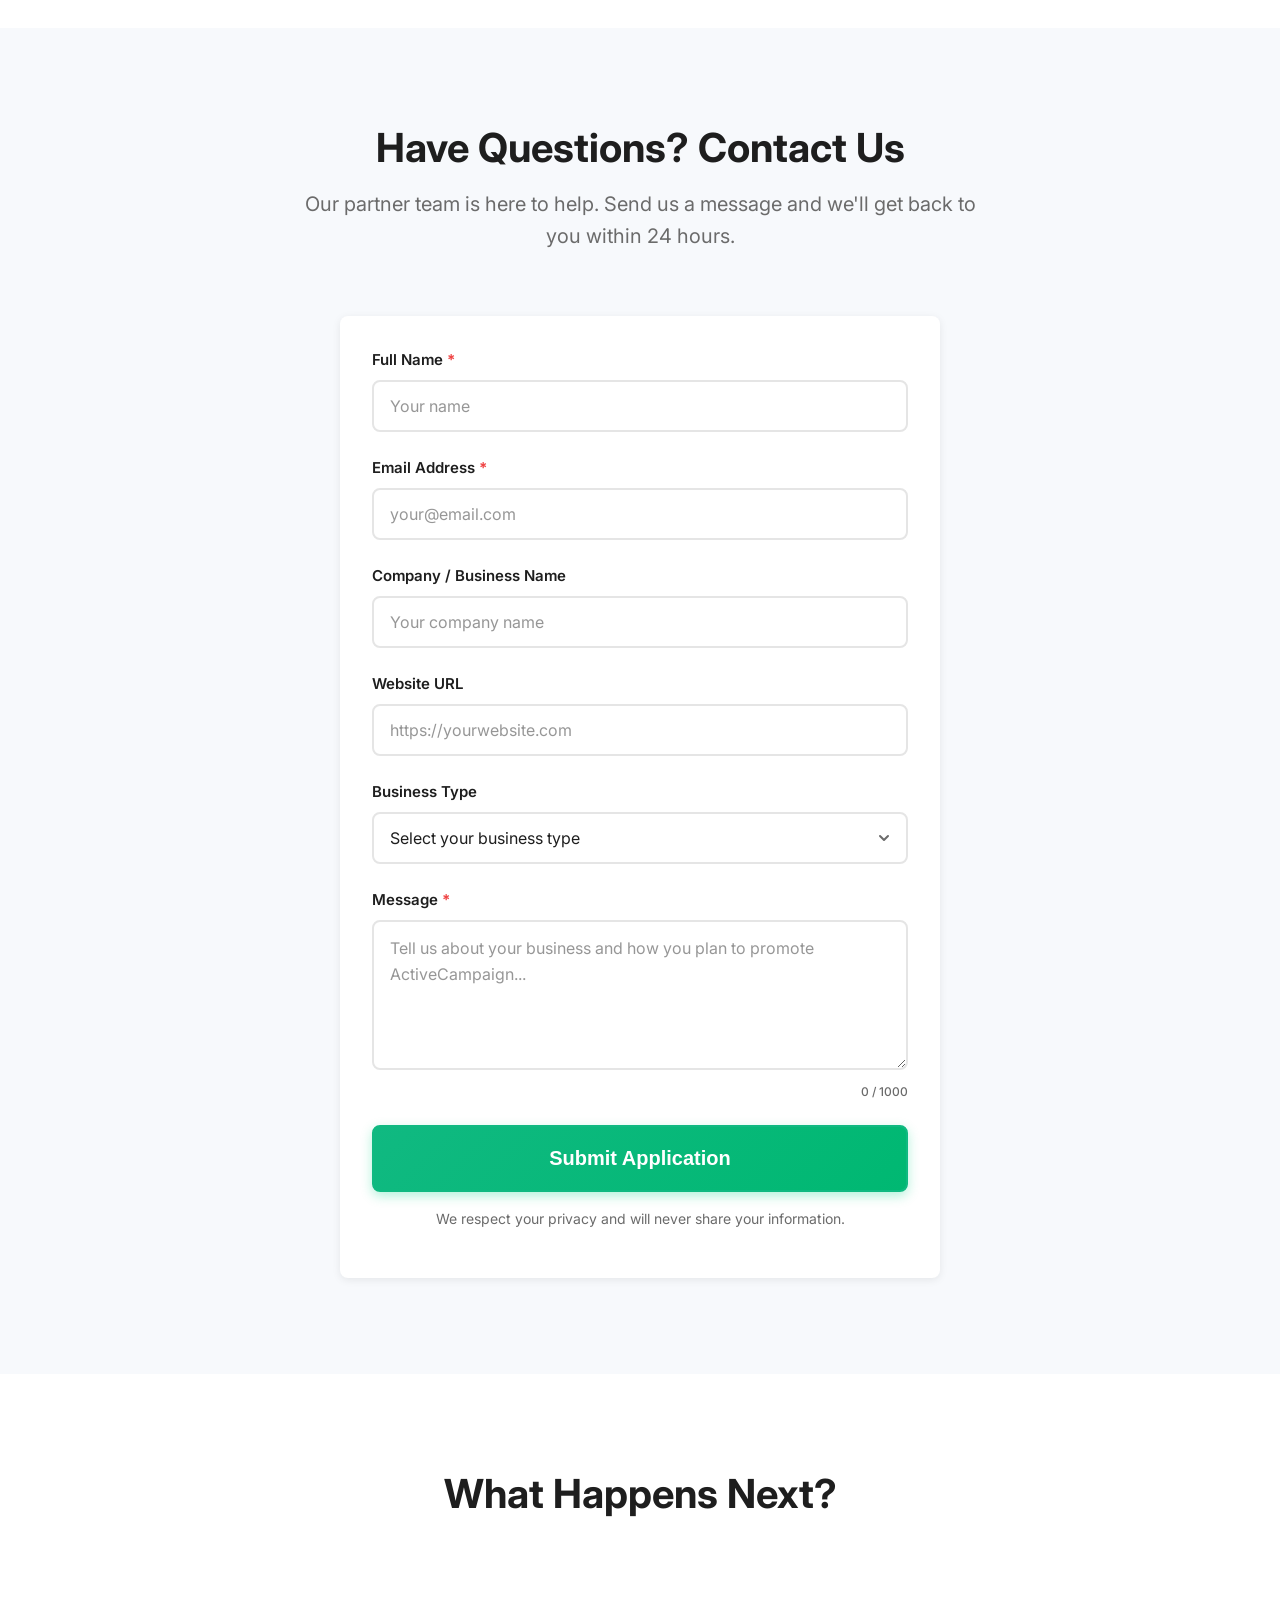
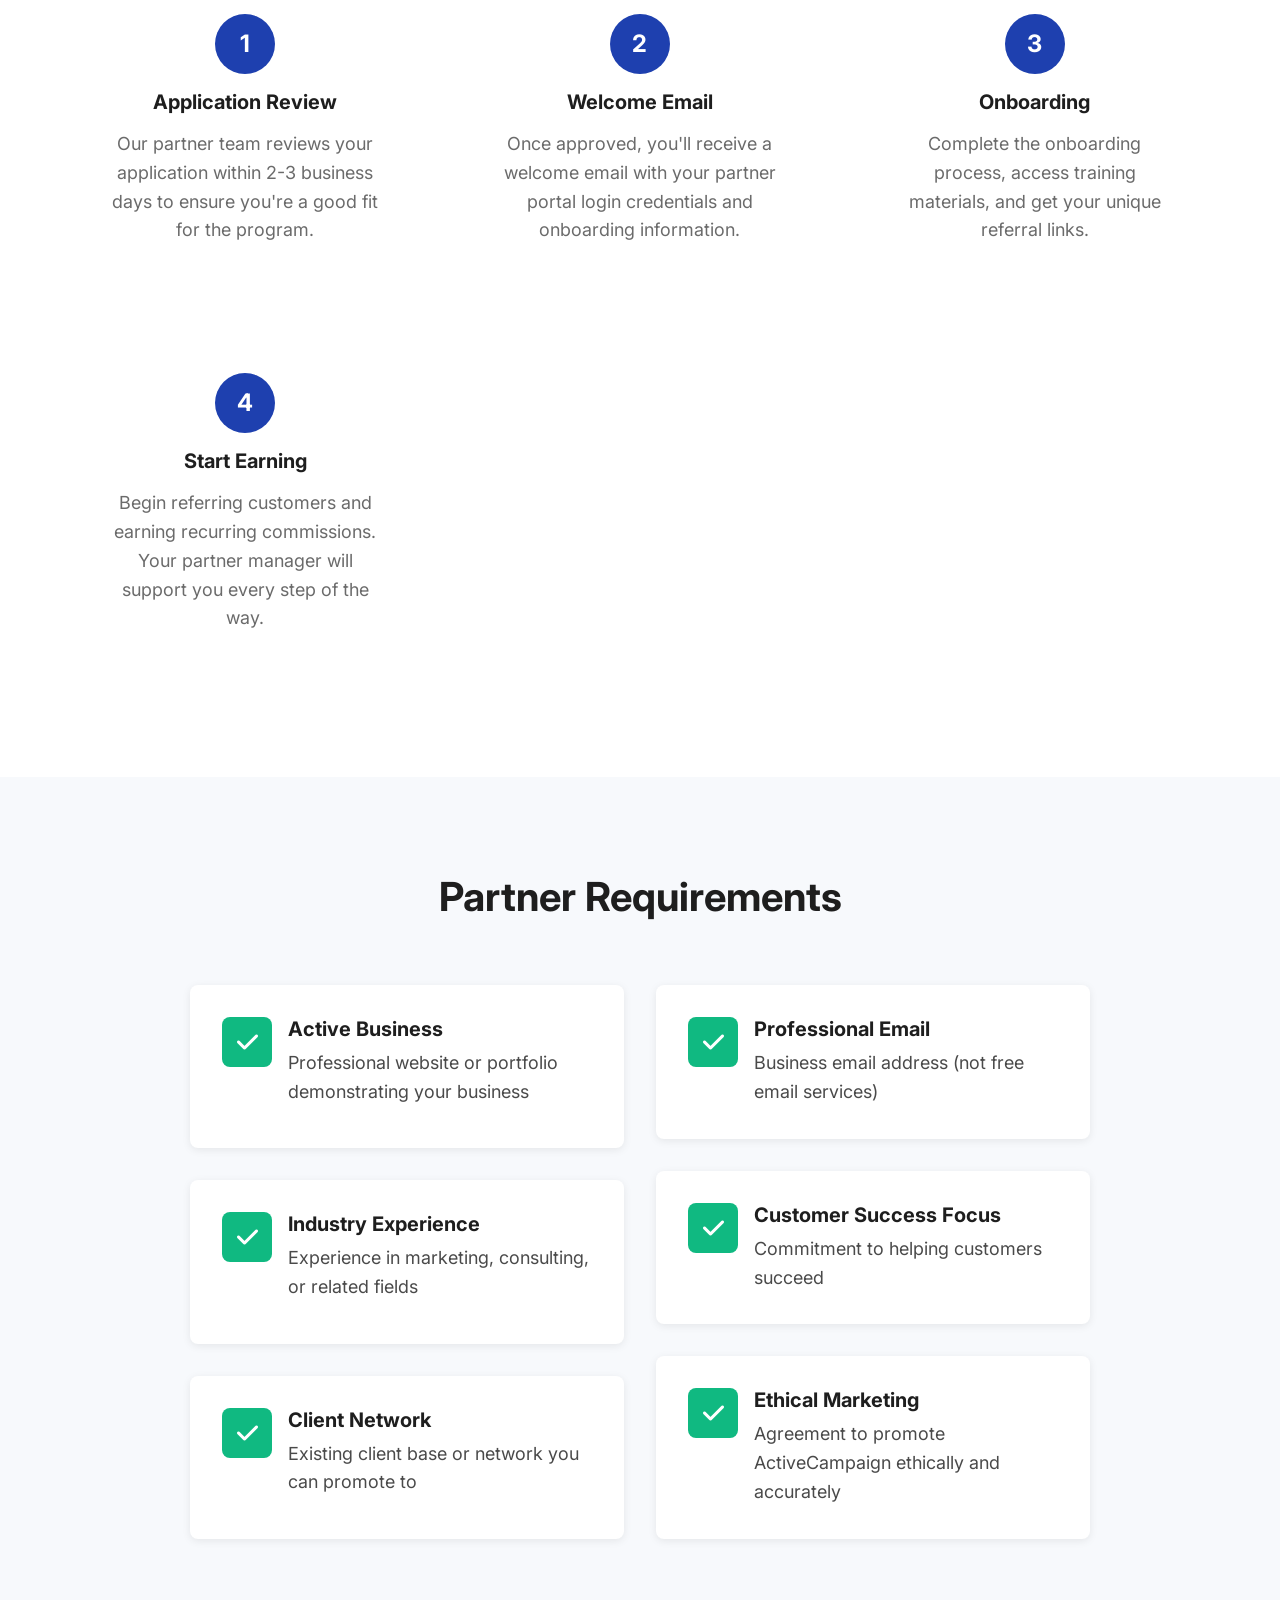
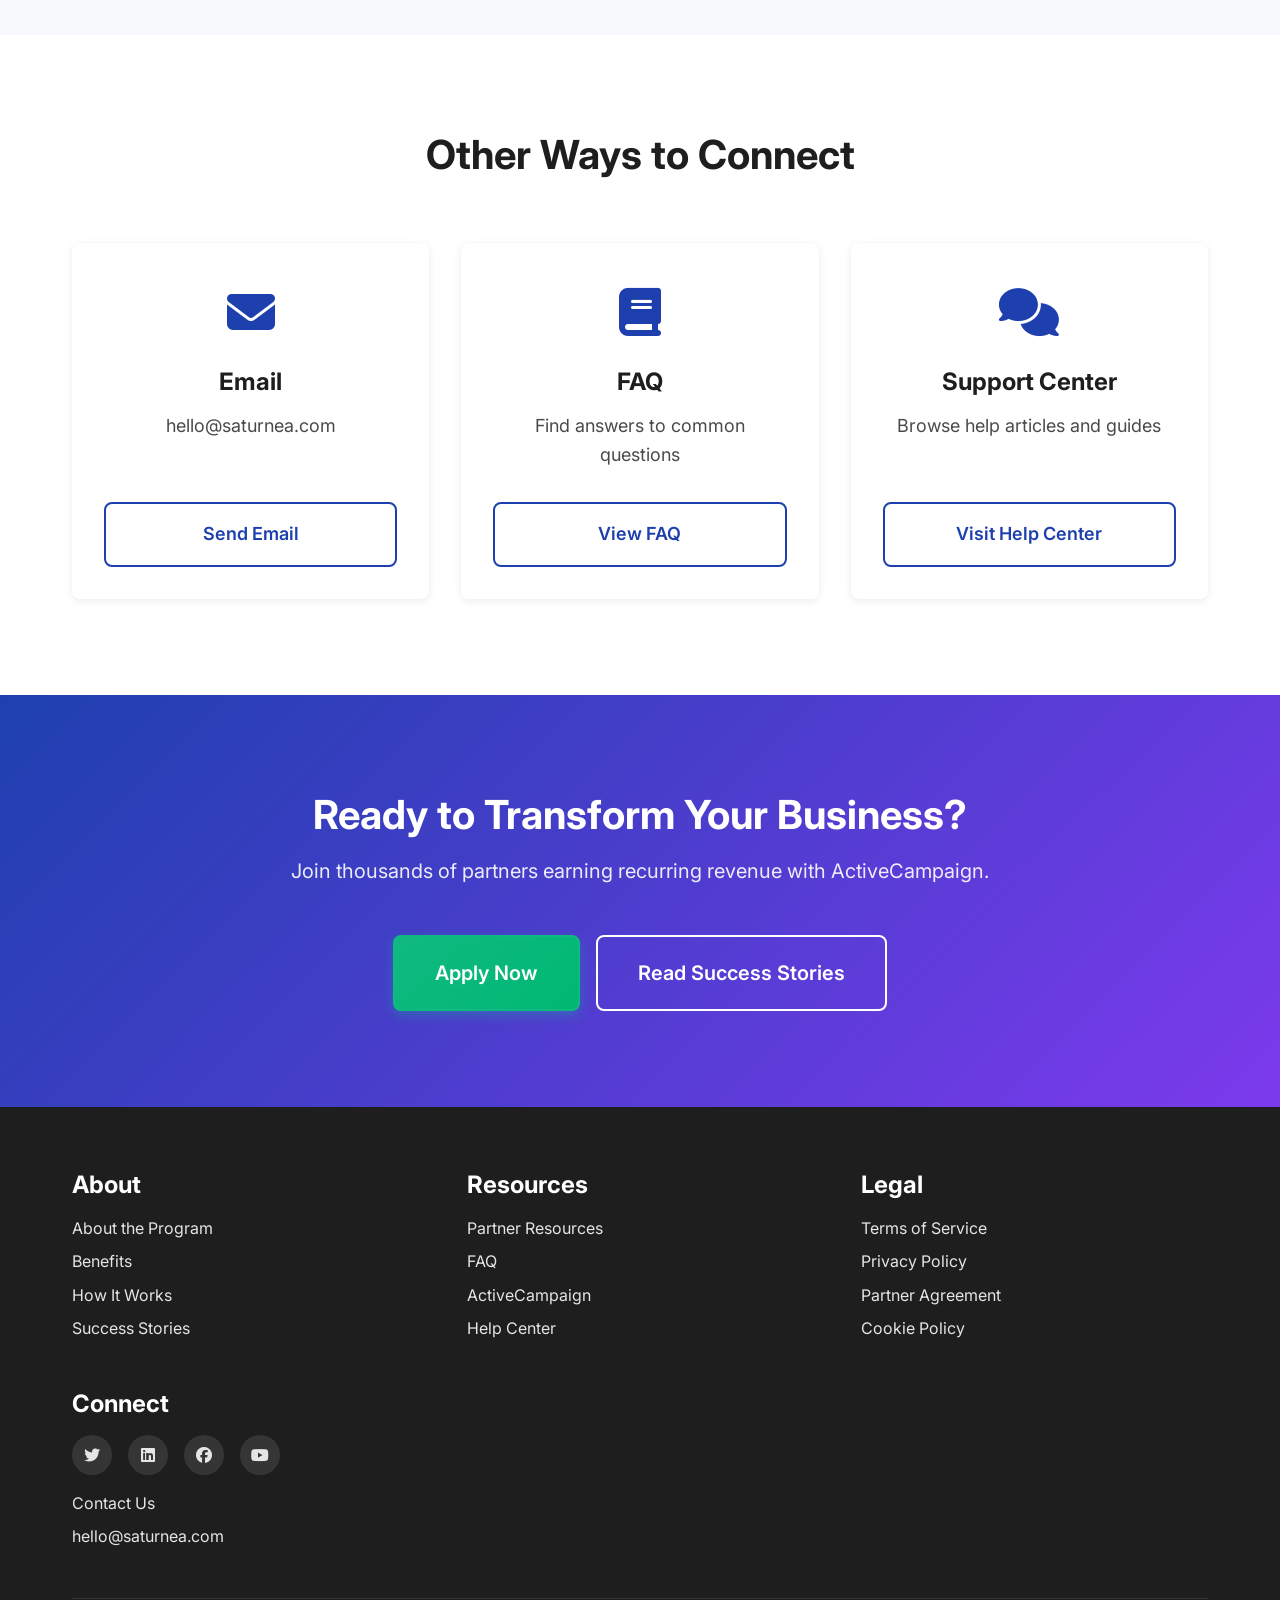
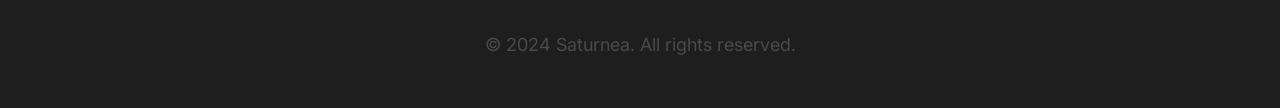
<file: apply.html>
<!DOCTYPE html>
<html lang="en">
<head>
  <meta charset="UTF-8">
  <meta name="viewport" content="width=device-width, initial-scale=1.0">
  
  <!-- Google Fonts -->
  <link rel="preconnect" href="https://fonts.googleapis.com">
  <link rel="preconnect" href="https://fonts.gstatic.com" crossorigin>
  <link href="https://fonts.googleapis.com/css2?family=Inter:wght@400;500;600;700;800&display=swap" rel="stylesheet">
  <meta name="description" content="Apply to become an ActiveCampaign Agency Partner and start earning recurring revenue.">
  <title>Contact Us - Get Free Consultation | Saturnea</title>
  <link rel="icon" type="image/svg+xml" href="assets/images/icons/favicon.svg">
  <link rel="apple-touch-icon" sizes="180x180" href="assets/images/icons/apple-touch-icon.svg">
  <meta name="theme-color" content="#1E40AF">

  <!-- Font Awesome Icons -->
  <link rel="stylesheet" href="https://cdnjs.cloudflare.com/ajax/libs/font-awesome/6.4.2/css/all.min.css" integrity="sha512-z3gLpd7yknf1YoNbCzqRKc4qyor8gaKU1qmn+CShxbuBusANI9QpRohGBreCFkKxLhei6S9CQXFEbbKuqLg0DA==" crossorigin="anonymous" referrerpolicy="no-referrer" />

  <link rel="stylesheet" href="css/main.css">
  <link rel="stylesheet" href="css/components.css">
  <link rel="stylesheet" href="css/responsive.css">
  <link rel="stylesheet" href="css/forms.css">
</head>
<body>

  <!-- Navigation -->
  <nav class="navbar">
    <div class="nav-container">
      <a href="index.html" class="nav-logo">
        <i class="fas fa-envelope" style="font-size: 1.75rem;" aria-hidden="true"></i>
        <span>Saturnea</span>
      </a>

      <ul class="nav-menu">
        <li><a href="index.html" class="nav-link">Home</a></li>
        <li><a href="about.html" class="nav-link">About</a></li>
        <li><a href="benefits.html" class="nav-link">Services</a></li>
        <li><a href="how-it-works.html" class="nav-link">Our Process</a></li>
        <li><a href="resources.html" class="nav-link">Resources</a></li>
        <li><a href="success-stories.html" class="nav-link">Case Studies</a></li>
        <li><a href="faq.html" class="nav-link">FAQ</a></li>
        <li><a href="apply.html" class="nav-link"><span class="btn btn-primary" style="padding: 0.5rem 1.5rem;">Contact Us</span></a></li>
      </ul>

      <button class="nav-toggle" aria-label="Toggle navigation">
        <i class="fas fa-bars" style="font-size: 1.5rem;" aria-hidden="true"></i>
      </button>
    </div>
  </nav>

  <!-- Hero Section -->
  <section class="hero">
    <div class="container">
      <div class="hero-content">
        <h1>Apply to Become a Partner</h1>
        <p>Start your journey to recurring revenue and business growth with ActiveCampaign.</p>
      </div>
    </div>
  </section>

  <!-- Application Info -->
  <section>
    <div class="container">
      <div class="section-header">
        <h2 class="section-title">Join the Partner Program</h2>
        <p class="section-subtitle">Complete the application below or apply directly through the official ActiveCampaign partner portal.</p>
      </div>

      <div class="grid grid-3" style="margin-bottom: 3rem;">
        <div class="feature">
          <div class="feature-icon"><i class="fas fa-clock" aria-hidden="true"></i></div>
          <h3>5-10 Minutes</h3>
          <p>Quick and simple application process</p>
        </div>

        <div class="feature">
          <div class="feature-icon">✅</div>
          <h3>2-3 Days</h3>
          <p>Fast review and approval</p>
        </div>

        <div class="feature">
          <div class="feature-icon"><i class="fas fa-money-bill-wave" aria-hidden="true"></i></div>
          <h3>$0 Cost</h3>
          <p>Completely free to join</p>
        </div>
      </div>

      <!-- Official Apply Button -->
      <div style="text-align: center; margin: 3rem 0;">
        <div style="background: var(--light); padding: 3rem; border-radius: 8px; max-width: 700px; margin: 0 auto;">
          <h3 style="margin-bottom: 1rem;">Ready to Apply?</h3>
          <p style="margin-bottom: 2rem;">Click below to access the official ActiveCampaign Partner Program application.</p>
          <a href="https://www.activecampaign.com/partner/signup.php" target="_blank" class="btn btn-primary btn-large">
            Apply on ActiveCampaign.com →
          </a>
          <p style="margin-top: 1rem; font-size: 0.875rem; color: var(--gray);">You'll be redirected to the official ActiveCampaign partner application</p>
        </div>
      </div>
    </div>
  </section>

  <!-- Contact Form -->
  <section class="bg-light">
    <div class="container">
      <div class="section-header">
        <h2 class="section-title">Have Questions? Contact Us</h2>
        <p class="section-subtitle">Our partner team is here to help. Send us a message and we'll get back to you within 24 hours.</p>
      </div>

      <div style="max-width: 600px; margin: 0 auto;">
        <form id="contact-form" style="background: white; padding: 2rem; border-radius: 8px; box-shadow: var(--box-shadow);">

          <div class="form-group required">
            <label for="name" class="form-label">Full Name</label>
            <input type="text" id="name" name="name" class="form-input" required placeholder="Your name">
          </div>

          <div class="form-group required">
            <label for="email" class="form-label">Email Address</label>
            <input type="email" id="email" name="email" class="form-input" required placeholder="your@email.com">
          </div>

          <div class="form-group">
            <label for="company" class="form-label">Company / Business Name</label>
            <input type="text" id="company" name="company" class="form-input" placeholder="Your company name">
          </div>

          <div class="form-group">
            <label for="website" class="form-label">Website URL</label>
            <input type="url" id="website" name="website" class="form-input" placeholder="https://yourwebsite.com">
          </div>

          <div class="form-group">
            <label for="business-type" class="form-label">Business Type</label>
            <select id="business-type" name="business-type" class="form-select">
              <option value="">Select your business type</option>
              <option value="agency">Marketing Agency</option>
              <option value="consultant">Consultant</option>
              <option value="freelancer">Freelancer</option>
              <option value="developer">Web Developer</option>
              <option value="coach">Business Coach</option>
              <option value="other">Other</option>
            </select>
          </div>

          <div class="form-group required">
            <label for="message" class="form-label">Message</label>
            <textarea id="message" name="message" class="form-textarea" required placeholder="Tell us about your business and how you plan to promote ActiveCampaign..." maxlength="1000"></textarea>
          </div>

          <button type="submit" class="btn btn-primary btn-large" style="width: 100%;">Submit Application</button>

          <p style="text-align: center; margin-top: 1rem; font-size: 0.875rem; color: var(--gray);">
            We respect your privacy and will never share your information.
          </p>
        </form>
      </div>
    </div>
  </section>

  <!-- What Happens Next -->
  <section>
    <div class="container">
      <div class="section-header">
        <h2 class="section-title">What Happens Next?</h2>
      </div>

      <div class="steps">
        <div class="step">
          <div class="step-number">1</div>
          <h3>Application Review</h3>
          <p>Our partner team reviews your application within 2-3 business days to ensure you're a good fit for the program.</p>
        </div>

        <div class="step">
          <div class="step-number">2</div>
          <h3>Welcome Email</h3>
          <p>Once approved, you'll receive a welcome email with your partner portal login credentials and onboarding information.</p>
        </div>

        <div class="step">
          <div class="step-number">3</div>
          <h3>Onboarding</h3>
          <p>Complete the onboarding process, access training materials, and get your unique referral links.</p>
        </div>

        <div class="step">
          <div class="step-number">4</div>
          <h3>Start Earning</h3>
          <p>Begin referring customers and earning recurring commissions. Your partner manager will support you every step of the way.</p>
        </div>
      </div>
    </div>
  </section>

  <!-- Partner Requirements Reminder -->
  <section class="bg-light">
    <div class="container">
      <div class="section-header">
        <h2 class="section-title">Partner Requirements</h2>
      </div>

      <div class="grid grid-2" style="max-width: 900px; margin: 0 auto;">
        <div class="benefits-list">
          <div class="benefit-item">
            <div class="benefit-icon"><i class="fas fa-check" aria-hidden="true"></i></div>
            <div class="benefit-content">
              <h3>Active Business</h3>
              <p>Professional website or portfolio demonstrating your business</p>
            </div>
          </div>

          <div class="benefit-item">
            <div class="benefit-icon"><i class="fas fa-check" aria-hidden="true"></i></div>
            <div class="benefit-content">
              <h3>Industry Experience</h3>
              <p>Experience in marketing, consulting, or related fields</p>
            </div>
          </div>

          <div class="benefit-item">
            <div class="benefit-icon"><i class="fas fa-check" aria-hidden="true"></i></div>
            <div class="benefit-content">
              <h3>Client Network</h3>
              <p>Existing client base or network you can promote to</p>
            </div>
          </div>
        </div>

        <div class="benefits-list">
          <div class="benefit-item">
            <div class="benefit-icon"><i class="fas fa-check" aria-hidden="true"></i></div>
            <div class="benefit-content">
              <h3>Professional Email</h3>
              <p>Business email address (not free email services)</p>
            </div>
          </div>

          <div class="benefit-item">
            <div class="benefit-icon"><i class="fas fa-check" aria-hidden="true"></i></div>
            <div class="benefit-content">
              <h3>Customer Success Focus</h3>
              <p>Commitment to helping customers succeed</p>
            </div>
          </div>

          <div class="benefit-item">
            <div class="benefit-icon"><i class="fas fa-check" aria-hidden="true"></i></div>
            <div class="benefit-content">
              <h3>Ethical Marketing</h3>
              <p>Agreement to promote ActiveCampaign ethically and accurately</p>
            </div>
          </div>
        </div>
      </div>
    </div>
  </section>

  <!-- Additional Contact Methods -->
  <section>
    <div class="container">
      <div class="section-header">
        <h2 class="section-title">Other Ways to Connect</h2>
      </div>

      <div class="grid grid-3">
        <div class="card text-center">
          <div class="card-icon"><i class="fas fa-envelope" aria-hidden="true"></i></div>
          <h3 class="card-title">Email</h3>
          <p class="card-text">hello@saturnea.com</p>
          <a href="mailto:hello@saturnea.com" class="btn btn-outline mt-2">Send Email</a>
        </div>

        <div class="card text-center">
          <div class="card-icon"><i class="fas fa-book" aria-hidden="true"></i></div>
          <h3 class="card-title">FAQ</h3>
          <p class="card-text">Find answers to common questions</p>
          <a href="faq.html" class="btn btn-outline mt-2">View FAQ</a>
        </div>

        <div class="card text-center">
          <div class="card-icon"><i class="fas fa-comments" aria-hidden="true"></i></div>
          <h3 class="card-title">Support Center</h3>
          <p class="card-text">Browse help articles and guides</p>
          <a href="https://help.activecampaign.com" target="_blank" class="btn btn-outline mt-2">Visit Help Center</a>
        </div>
      </div>
    </div>
  </section>

  <!-- Final CTA -->
  <section class="cta-section">
    <div class="container">
      <h2>Ready to Transform Your Business?</h2>
      <p>Join thousands of partners earning recurring revenue with ActiveCampaign.</p>
      <div class="btn-group">
        <a href="https://www.activecampaign.com/partner/signup.php" target="_blank" class="btn btn-primary btn-large">Apply Now</a>
        <a href="success-stories.html" class="btn btn-secondary btn-large">Read Success Stories</a>
      </div>
    </div>
  </section>

  <!-- Footer -->
  <footer>
    <div class="container">
      <div class="footer-content">
        <div class="footer-section">
          <h4>About</h4>
          <ul>
            <li><a href="about.html">About the Program</a></li>
            <li><a href="benefits.html">Benefits</a></li>
            <li><a href="how-it-works.html">How It Works</a></li>
            <li><a href="success-stories.html">Success Stories</a></li>
          </ul>
        </div>

        <div class="footer-section">
          <h4>Resources</h4>
          <ul>
            <li><a href="resources.html">Partner Resources</a></li>
            <li><a href="faq.html">FAQ</a></li>
            <li><a href="https://www.activecampaign.com" target="_blank">ActiveCampaign</a></li>
            <li><a href="https://help.activecampaign.com" target="_blank">Help Center</a></li>
          </ul>
        </div>

        <div class="footer-section">
          <h4>Legal</h4>
          <ul>
            <li><a href="legal/terms.html">Terms of Service</a></li>
            <li><a href="legal/privacy.html">Privacy Policy</a></li>
            <li><a href="assets/downloads/partner-agreement-template.html" target="_blank">Partner Agreement</a></li>
            <li><a href="legal/cookies.html">Cookie Policy</a></li>
          </ul>
        </div>

        <div class="footer-section">
          <h4>Connect</h4>
          <div class="social-links">
            <a href="#" class="social-link" aria-label="Twitter"><i class="fab fa-twitter"></i></a>
            <a href="#" class="social-link" aria-label="LinkedIn"><i class="fab fa-linkedin"></i></a>
            <a href="#" class="social-link" aria-label="Facebook"><i class="fab fa-facebook"></i></a>
            <a href="#" class="social-link" aria-label="YouTube"><i class="fab fa-youtube"></i></a>
          </div>
          <ul style="margin-top: 1rem;">
            <li><a href="apply.html">Contact Us</a></li>
            <li><a href="mailto:hello@saturnea.com">hello@saturnea.com</a></li>
          </ul>
        </div>
      </div>

      <div class="footer-bottom">
        <p>&copy; 2024 Saturnea. All rights reserved.</p>
      </div>
    </div>
  </footer>

  <script src="js/main.js"></script>
  <script src="js/forms.js"></script>

</body>
</html>
</file>
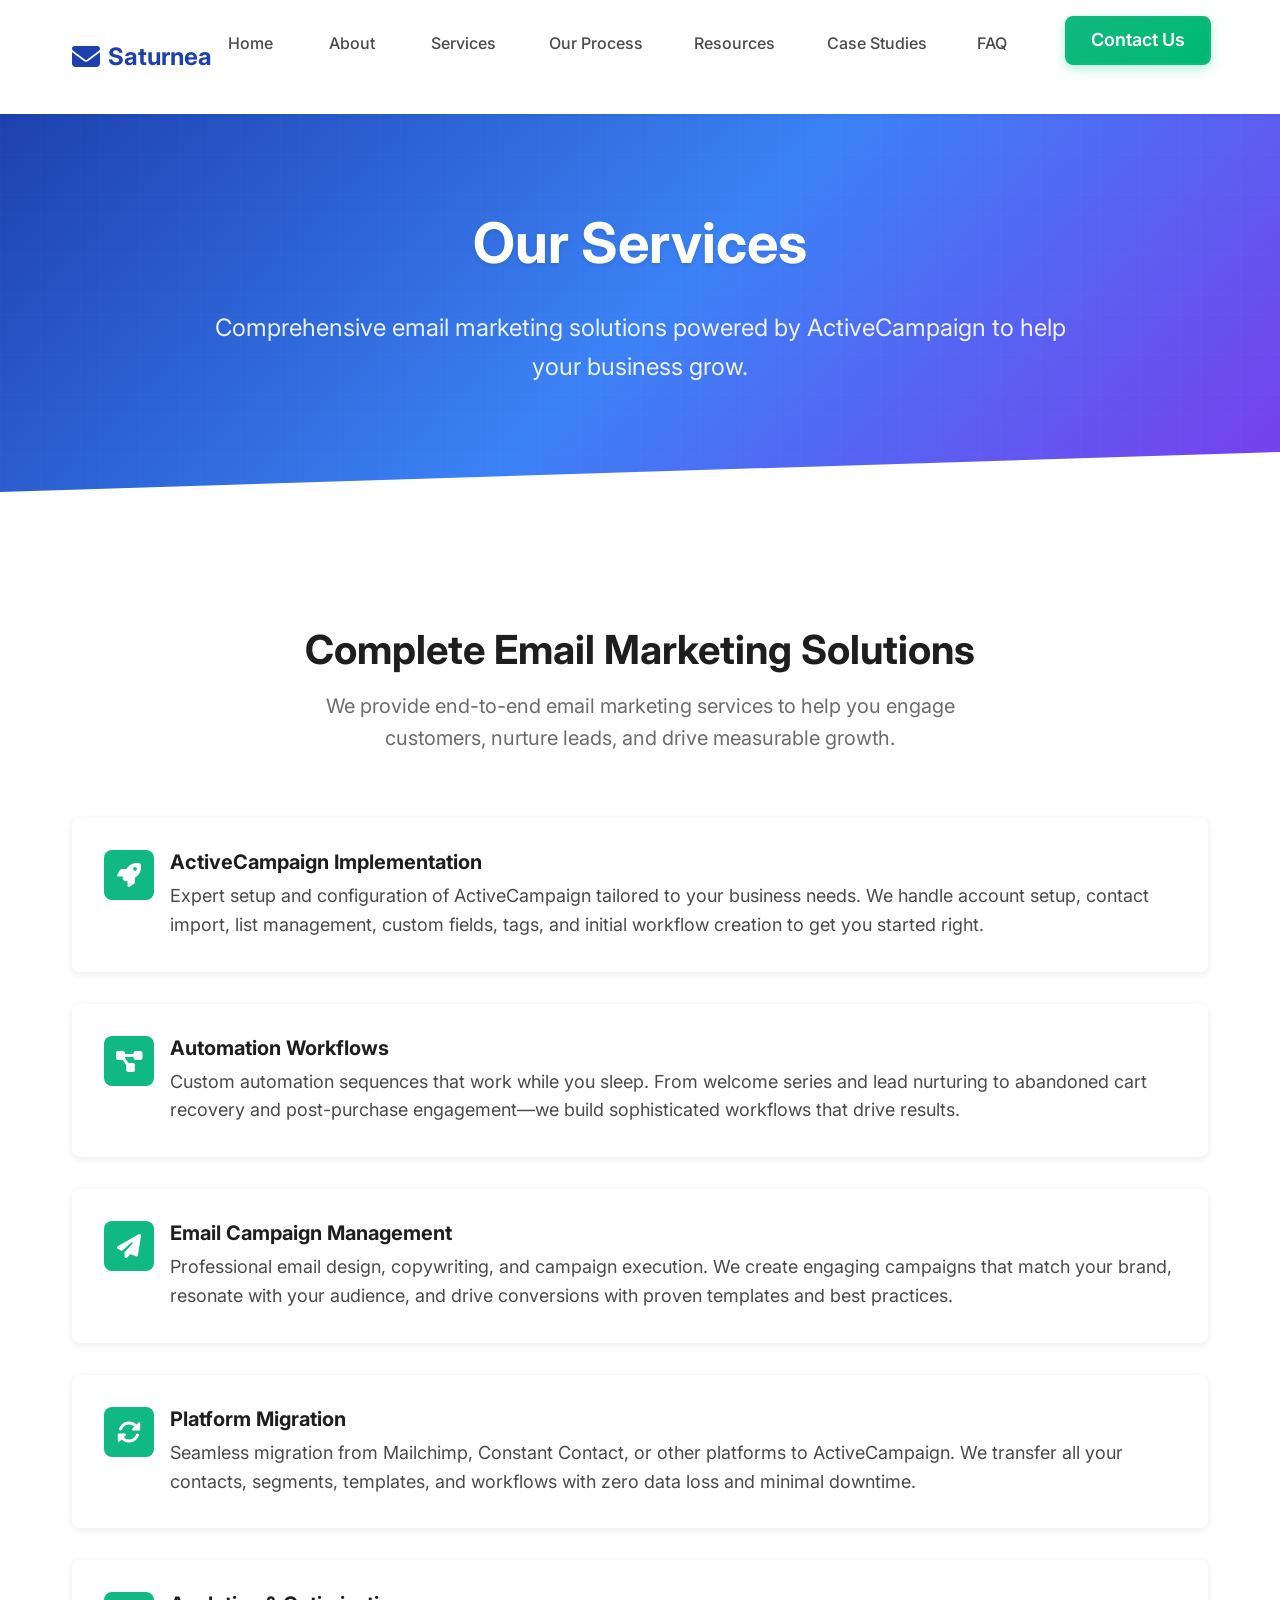
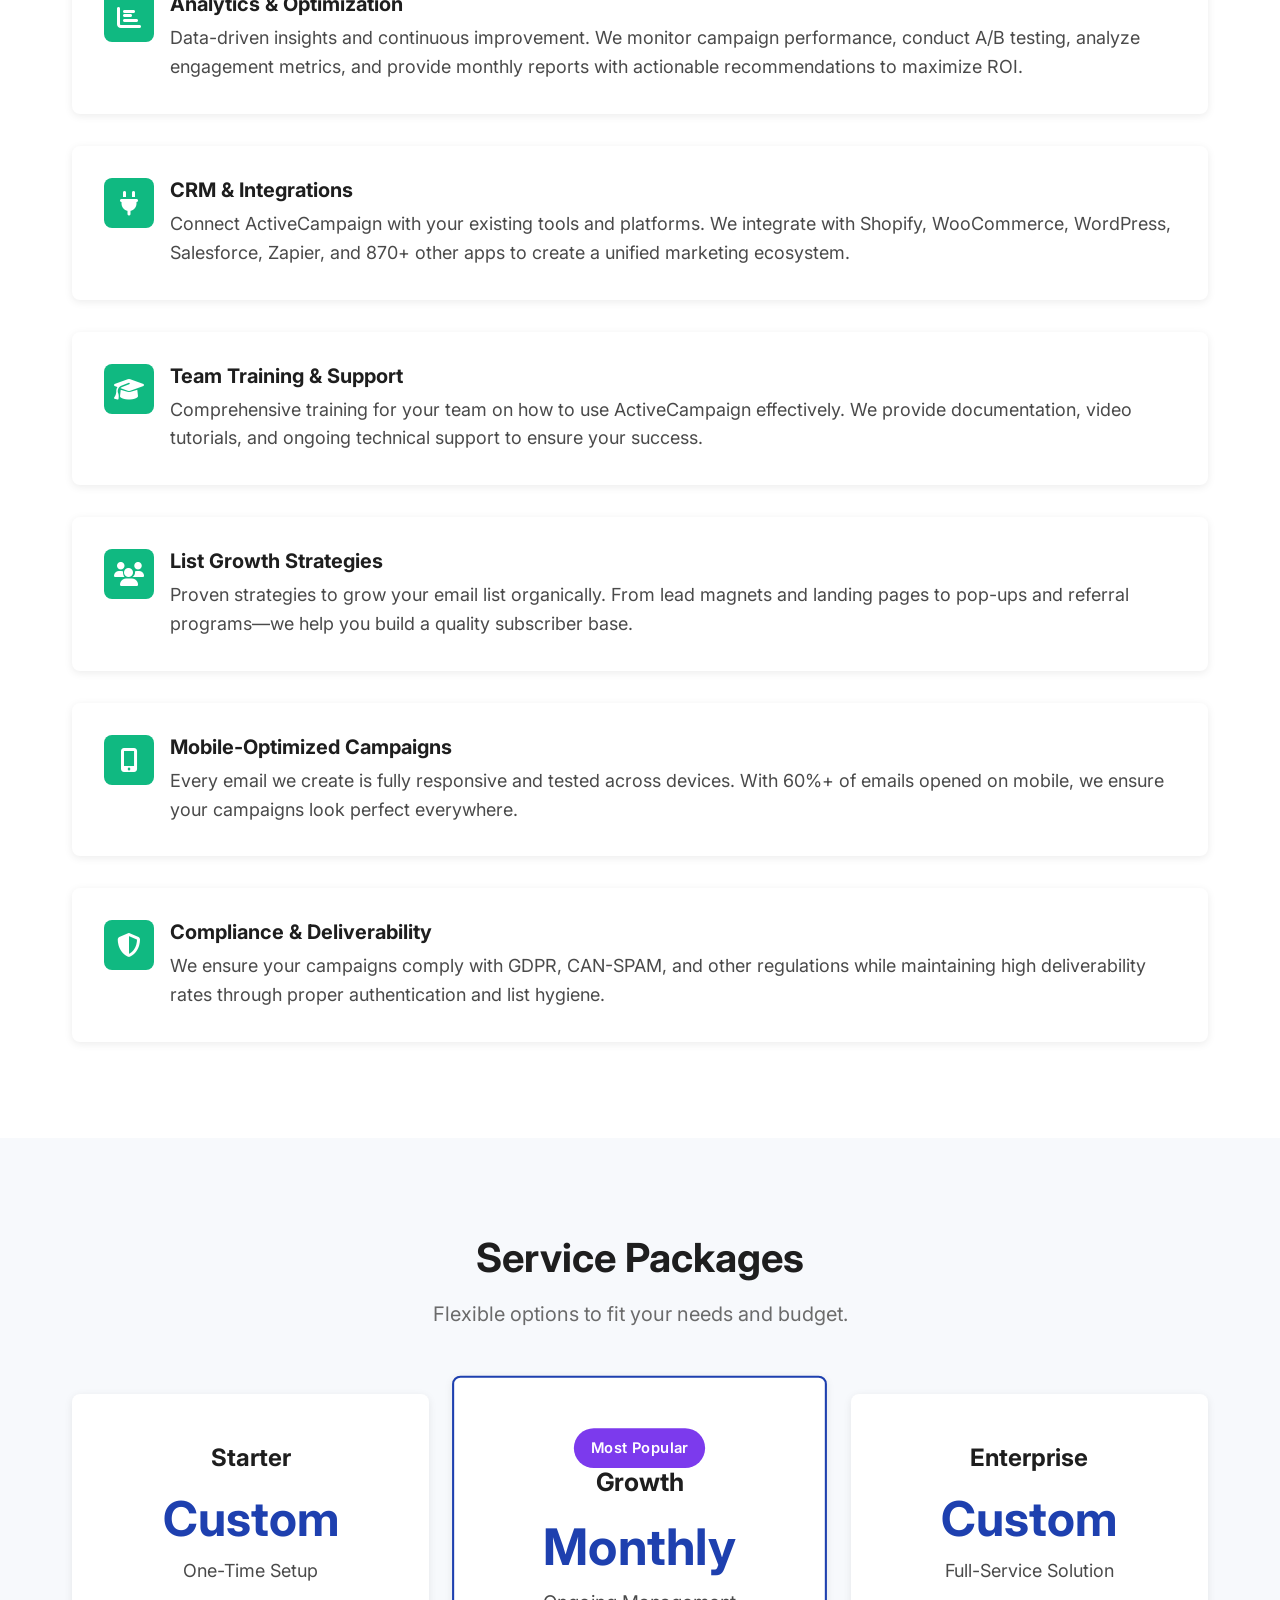
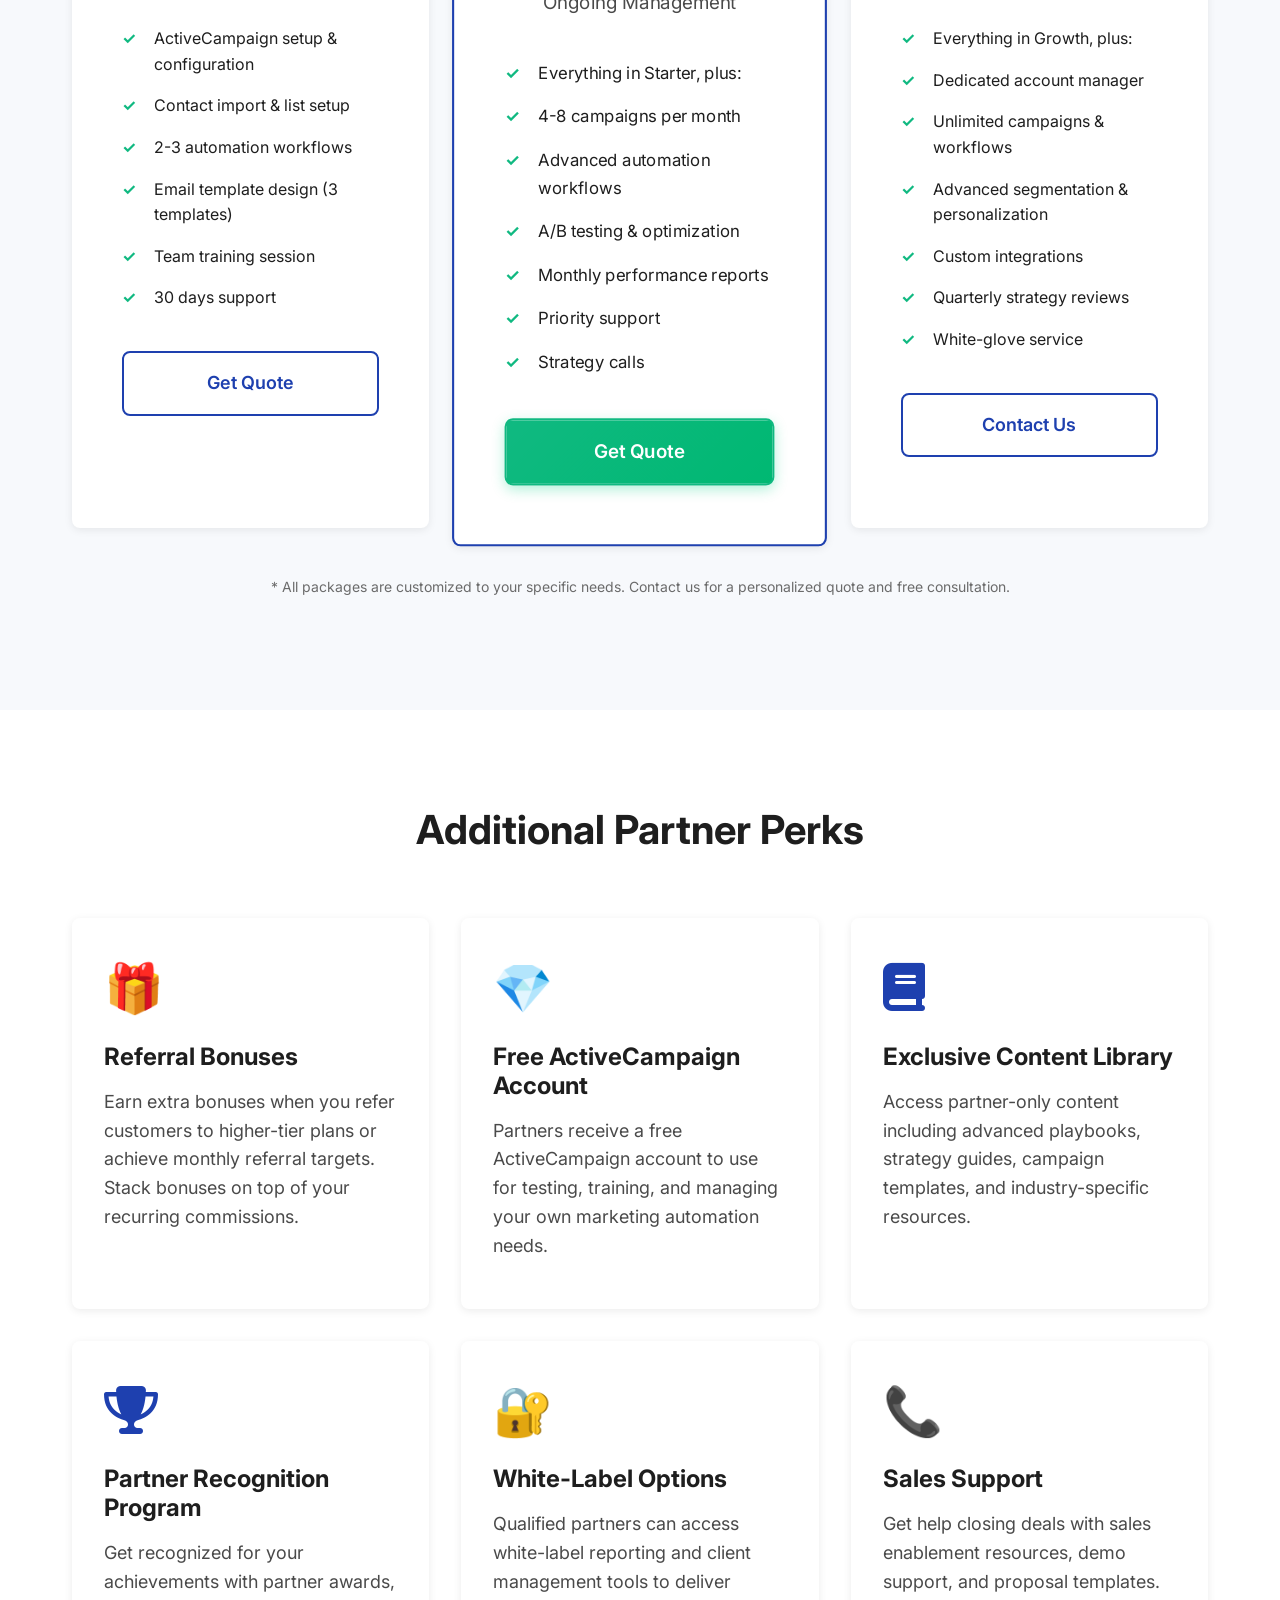
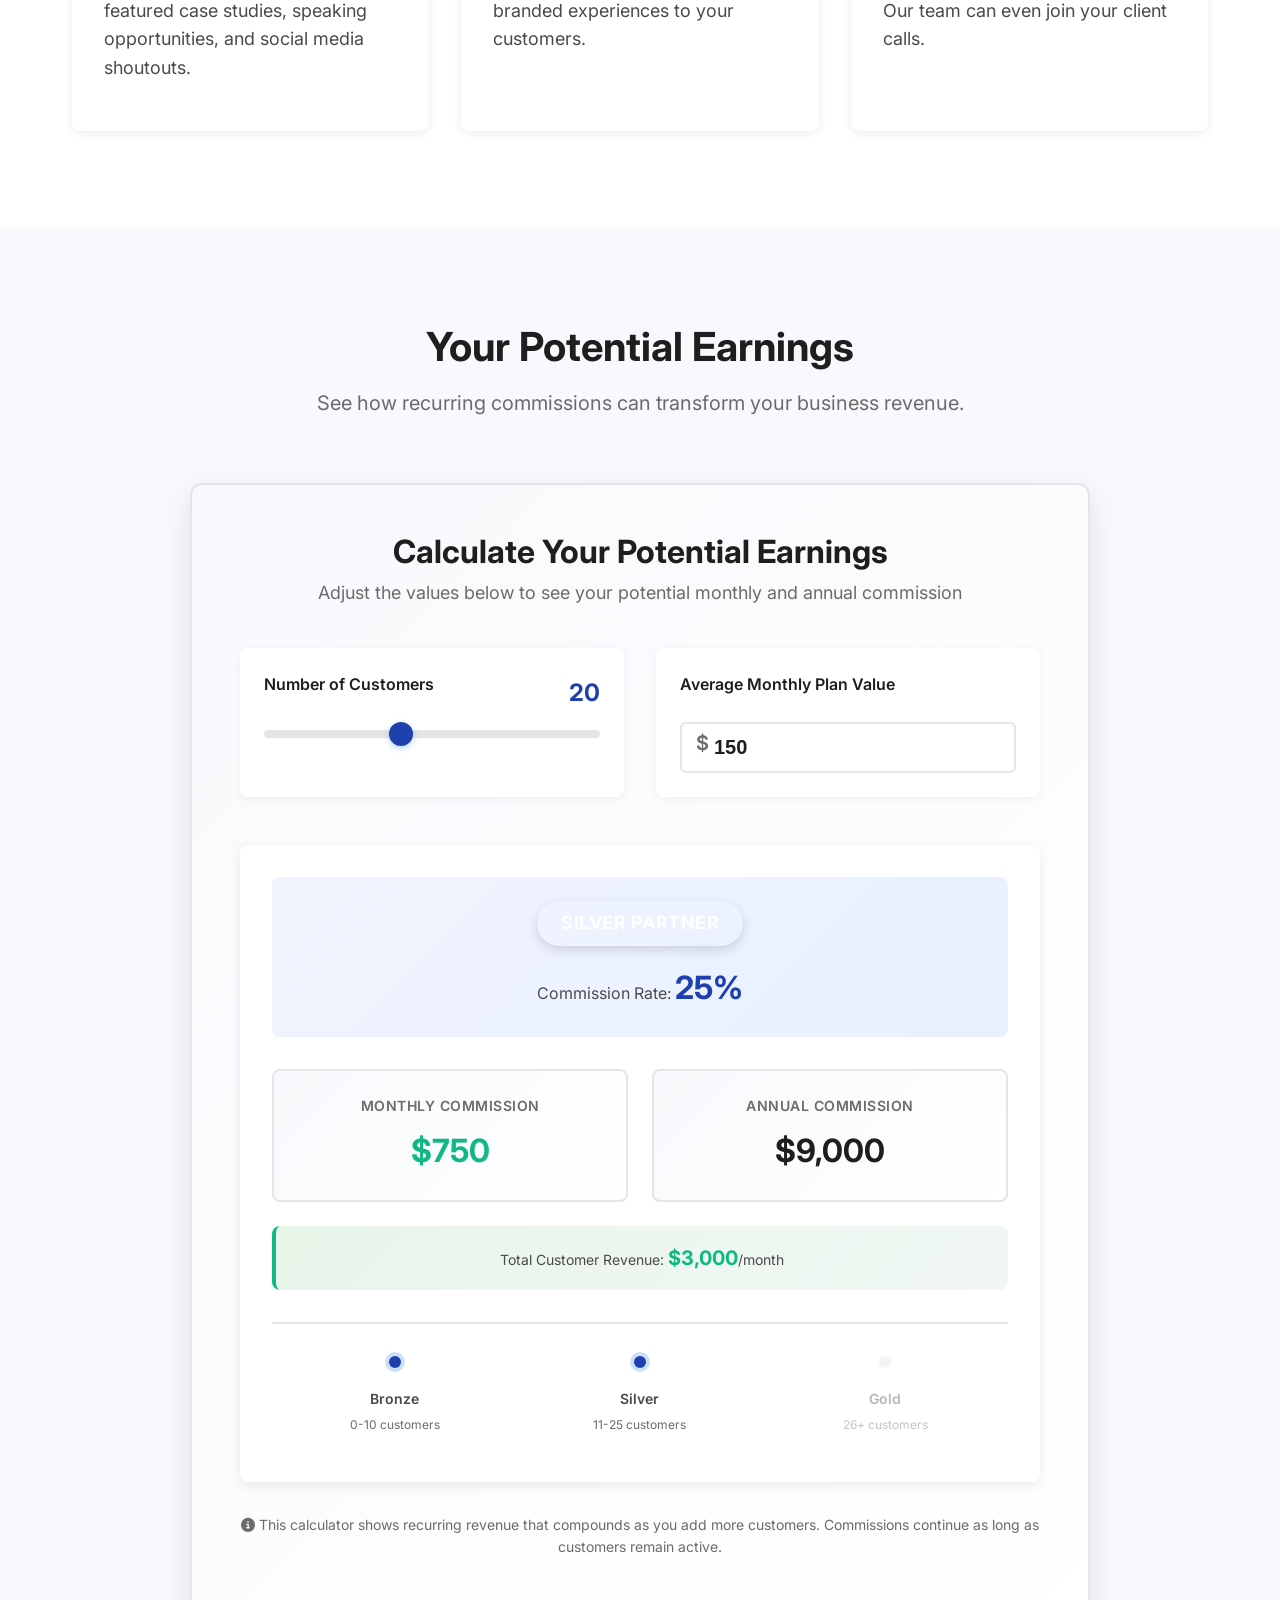
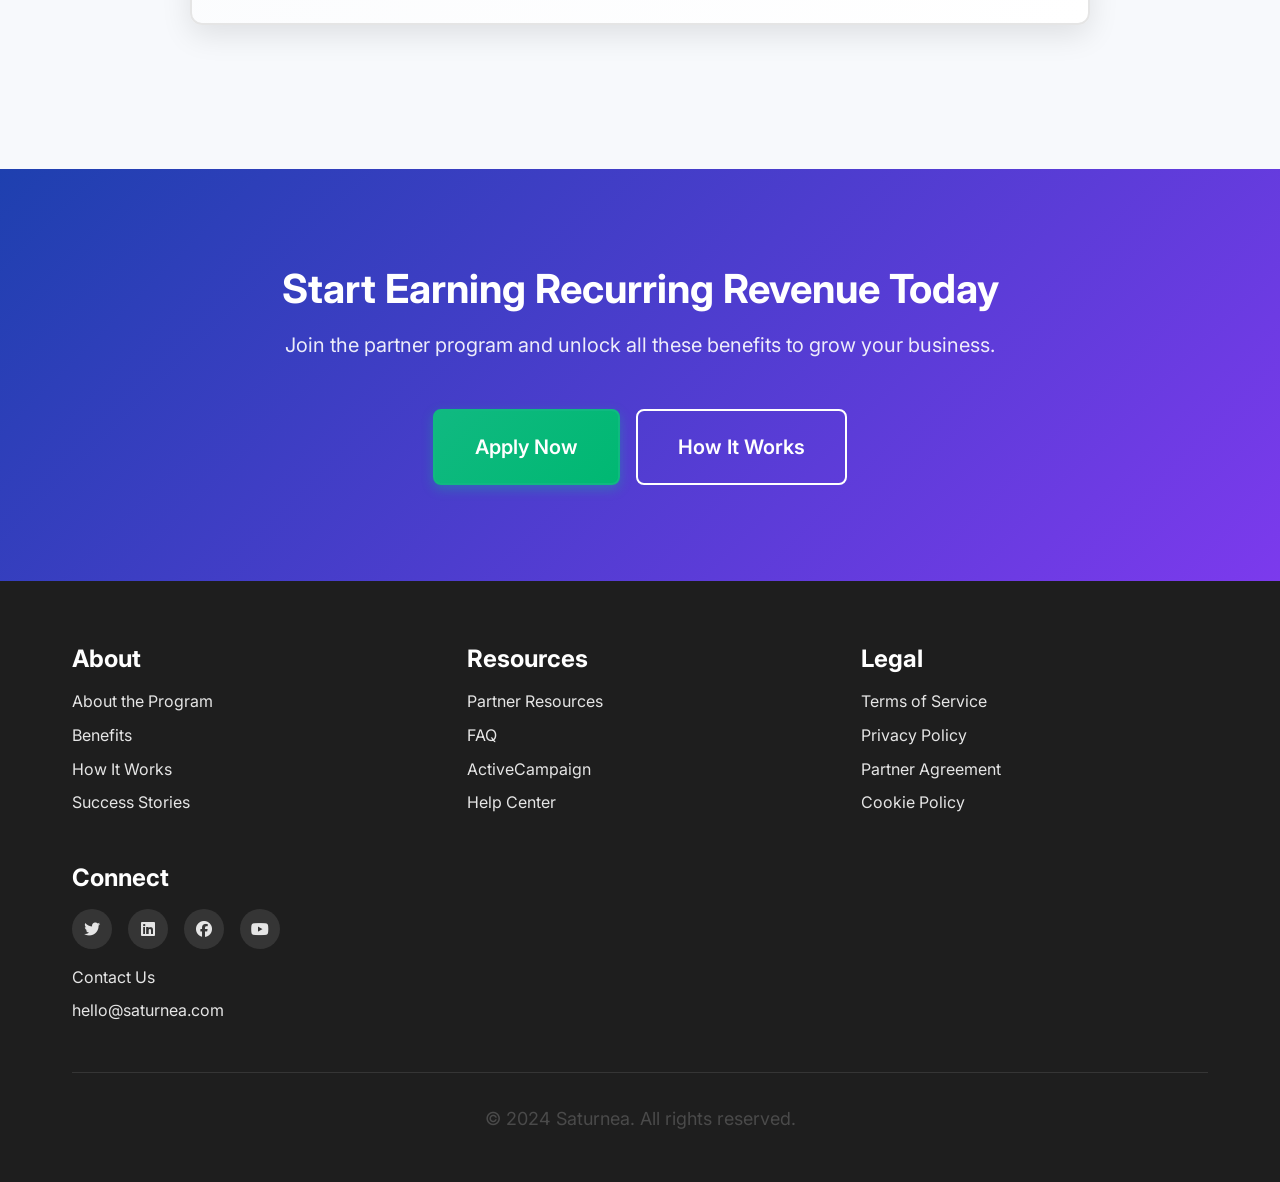
<file: benefits.html>
<!DOCTYPE html>
<html lang="en">
<head>
  <meta charset="UTF-8">
  <meta name="viewport" content="width=device-width, initial-scale=1.0">
  
  <!-- Google Fonts -->
  <link rel="preconnect" href="https://fonts.googleapis.com">
  <link rel="preconnect" href="https://fonts.gstatic.com" crossorigin>
  <link href="https://fonts.googleapis.com/css2?family=Inter:wght@400;500;600;700;800&display=swap" rel="stylesheet">
  <meta name="description" content="Saturnea offers comprehensive email marketing services including ActiveCampaign implementation, automation workflows, campaign management, and ongoing optimization.">
  <title>Our Services - Saturnea | Email Marketing & ActiveCampaign Experts</title>
  <link rel="icon" type="image/svg+xml" href="assets/images/icons/favicon.svg">
  <link rel="apple-touch-icon" sizes="180x180" href="assets/images/icons/apple-touch-icon.svg">
  <meta name="theme-color" content="#1E40AF">

  <!-- Font Awesome Icons -->
  <link rel="stylesheet" href="https://cdnjs.cloudflare.com/ajax/libs/font-awesome/6.4.2/css/all.min.css" integrity="sha512-z3gLpd7yknf1YoNbCzqRKc4qyor8gaKU1qmn+CShxbuBusANI9QpRohGBreCFkKxLhei6S9CQXFEbbKuqLg0DA==" crossorigin="anonymous" referrerpolicy="no-referrer" />

  <link rel="stylesheet" href="css/main.css">
  <link rel="stylesheet" href="css/components.css">
  <link rel="stylesheet" href="css/responsive.css">
  <link rel="stylesheet" href="css/calculator.css">
</head>
<body>

  <!-- Navigation -->
  <nav class="navbar">
    <div class="nav-container">
      <a href="index.html" class="nav-logo">
        <i class="fas fa-envelope" style="font-size: 1.75rem;" aria-hidden="true"></i>
        <span>Saturnea</span>
      </a>

      <ul class="nav-menu">
        <li><a href="index.html" class="nav-link">Home</a></li>
        <li><a href="about.html" class="nav-link">About</a></li>
        <li><a href="benefits.html" class="nav-link">Services</a></li>
        <li><a href="how-it-works.html" class="nav-link">Our Process</a></li>
        <li><a href="resources.html" class="nav-link">Resources</a></li>
        <li><a href="success-stories.html" class="nav-link">Case Studies</a></li>
        <li><a href="faq.html" class="nav-link">FAQ</a></li>
        <li><a href="apply.html" class="nav-link"><span class="btn btn-primary" style="padding: 0.5rem 1.5rem;">Contact Us</span></a></li>
      </ul>

      <button class="nav-toggle" aria-label="Toggle navigation">
        <i class="fas fa-bars" style="font-size: 1.5rem;" aria-hidden="true"></i>
      </button>
    </div>
  </nav>

  <!-- Hero Section -->
  <section class="hero">
    <div class="container">
      <div class="hero-content">
        <h1>Our Services</h1>
        <p>Comprehensive email marketing solutions powered by ActiveCampaign to help your business grow.</p>
      </div>
    </div>
  </section>

  <!-- Main Benefits -->
  <section>
    <div class="container">
      <div class="section-header">
        <h2 class="section-title">Complete Email Marketing Solutions</h2>
        <p class="section-subtitle">We provide end-to-end email marketing services to help you engage customers, nurture leads, and drive measurable growth.</p>
      </div>

      <div class="benefits-list">
        <div class="benefit-item">
          <div class="benefit-icon"><i class="fas fa-rocket" aria-hidden="true"></i></div>
          <div class="benefit-content">
            <h3>ActiveCampaign Implementation</h3>
            <p>Expert setup and configuration of ActiveCampaign tailored to your business needs. We handle account setup, contact import, list management, custom fields, tags, and initial workflow creation to get you started right.</p>
          </div>
        </div>

        <div class="benefit-item">
          <div class="benefit-icon"><i class="fas fa-project-diagram" aria-hidden="true"></i></div>
          <div class="benefit-content">
            <h3>Automation Workflows</h3>
            <p>Custom automation sequences that work while you sleep. From welcome series and lead nurturing to abandoned cart recovery and post-purchase engagement—we build sophisticated workflows that drive results.</p>
          </div>
        </div>

        <div class="benefit-item">
          <div class="benefit-icon"><i class="fas fa-paper-plane" aria-hidden="true"></i></div>
          <div class="benefit-content">
            <h3>Email Campaign Management</h3>
            <p>Professional email design, copywriting, and campaign execution. We create engaging campaigns that match your brand, resonate with your audience, and drive conversions with proven templates and best practices.</p>
          </div>
        </div>

        <div class="benefit-item">
          <div class="benefit-icon"><i class="fas fa-sync-alt" aria-hidden="true"></i></div>
          <div class="benefit-content">
            <h3>Platform Migration</h3>
            <p>Seamless migration from Mailchimp, Constant Contact, or other platforms to ActiveCampaign. We transfer all your contacts, segments, templates, and workflows with zero data loss and minimal downtime.</p>
          </div>
        </div>

        <div class="benefit-item">
          <div class="benefit-icon"><i class="fas fa-chart-bar" aria-hidden="true"></i></div>
          <div class="benefit-content">
            <h3>Analytics & Optimization</h3>
            <p>Data-driven insights and continuous improvement. We monitor campaign performance, conduct A/B testing, analyze engagement metrics, and provide monthly reports with actionable recommendations to maximize ROI.</p>
          </div>
        </div>

        <div class="benefit-item">
          <div class="benefit-icon"><i class="fas fa-plug" aria-hidden="true"></i></div>
          <div class="benefit-content">
            <h3>CRM & Integrations</h3>
            <p>Connect ActiveCampaign with your existing tools and platforms. We integrate with Shopify, WooCommerce, WordPress, Salesforce, Zapier, and 870+ other apps to create a unified marketing ecosystem.</p>
          </div>
        </div>

        <div class="benefit-item">
          <div class="benefit-icon"><i class="fas fa-graduation-cap" aria-hidden="true"></i></div>
          <div class="benefit-content">
            <h3>Team Training & Support</h3>
            <p>Comprehensive training for your team on how to use ActiveCampaign effectively. We provide documentation, video tutorials, and ongoing technical support to ensure your success.</p>
          </div>
        </div>

        <div class="benefit-item">
          <div class="benefit-icon"><i class="fas fa-users" aria-hidden="true"></i></div>
          <div class="benefit-content">
            <h3>List Growth Strategies</h3>
            <p>Proven strategies to grow your email list organically. From lead magnets and landing pages to pop-ups and referral programs—we help you build a quality subscriber base.</p>
          </div>
        </div>

        <div class="benefit-item">
          <div class="benefit-icon"><i class="fas fa-mobile-alt" aria-hidden="true"></i></div>
          <div class="benefit-content">
            <h3>Mobile-Optimized Campaigns</h3>
            <p>Every email we create is fully responsive and tested across devices. With 60%+ of emails opened on mobile, we ensure your campaigns look perfect everywhere.</p>
          </div>
        </div>

        <div class="benefit-item">
          <div class="benefit-icon"><i class="fas fa-shield-alt" aria-hidden="true"></i></div>
          <div class="benefit-content">
            <h3>Compliance & Deliverability</h3>
            <p>We ensure your campaigns comply with GDPR, CAN-SPAM, and other regulations while maintaining high deliverability rates through proper authentication and list hygiene.</p>
          </div>
        </div>
      </div>
    </div>
  </section>

  <!-- Service Packages -->
  <section class="bg-light">
    <div class="container">
      <div class="section-header">
        <h2 class="section-title">Service Packages</h2>
        <p class="section-subtitle">Flexible options to fit your needs and budget.</p>
      </div>

      <div class="grid grid-3">
        <div class="pricing-card">
          <div class="pricing-header">
            <h3 class="pricing-title">Starter</h3>
            <div class="pricing-price">Custom</div>
            <p>One-Time Setup</p>
          </div>
          <ul class="pricing-features">
            <li>ActiveCampaign setup & configuration</li>
            <li>Contact import & list setup</li>
            <li>2-3 automation workflows</li>
            <li>Email template design (3 templates)</li>
            <li>Team training session</li>
            <li>30 days support</li>
          </ul>
          <a href="apply.html" class="btn btn-outline" style="width: 100%;">Get Quote</a>
        </div>

        <div class="pricing-card featured">
          <div class="pricing-header">
            <span class="badge badge-secondary">Most Popular</span>
            <h3 class="pricing-title">Growth</h3>
            <div class="pricing-price">Monthly</div>
            <p>Ongoing Management</p>
          </div>
          <ul class="pricing-features">
            <li>Everything in Starter, plus:</li>
            <li>4-8 campaigns per month</li>
            <li>Advanced automation workflows</li>
            <li>A/B testing & optimization</li>
            <li>Monthly performance reports</li>
            <li>Priority support</li>
            <li>Strategy calls</li>
          </ul>
          <a href="apply.html" class="btn btn-primary" style="width: 100%;">Get Quote</a>
        </div>

        <div class="pricing-card">
          <div class="pricing-header">
            <h3 class="pricing-title">Enterprise</h3>
            <div class="pricing-price">Custom</div>
            <p>Full-Service Solution</p>
          </div>
          <ul class="pricing-features">
            <li>Everything in Growth, plus:</li>
            <li>Dedicated account manager</li>
            <li>Unlimited campaigns & workflows</li>
            <li>Advanced segmentation & personalization</li>
            <li>Custom integrations</li>
            <li>Quarterly strategy reviews</li>
            <li>White-glove service</li>
          </ul>
          <a href="apply.html" class="btn btn-outline" style="width: 100%;">Contact Us</a>
        </div>
      </div>

      <div class="text-center mt-4">
        <p style="color: var(--gray); font-size: 0.875rem;">* All packages are customized to your specific needs. Contact us for a personalized quote and free consultation.</p>
      </div>
    </div>
  </section>

  <!-- Additional Benefits -->
  <section>
    <div class="container">
      <div class="section-header">
        <h2 class="section-title">Additional Partner Perks</h2>
      </div>

      <div class="grid grid-2">
        <div class="card">
          <div class="card-icon">🎁</div>
          <h3 class="card-title">Referral Bonuses</h3>
          <p class="card-text">Earn extra bonuses when you refer customers to higher-tier plans or achieve monthly referral targets. Stack bonuses on top of your recurring commissions.</p>
        </div>

        <div class="card">
          <div class="card-icon">💎</div>
          <h3 class="card-title">Free ActiveCampaign Account</h3>
          <p class="card-text">Partners receive a free ActiveCampaign account to use for testing, training, and managing your own marketing automation needs.</p>
        </div>

        <div class="card">
          <div class="card-icon"><i class="fas fa-book" aria-hidden="true"></i></div>
          <h3 class="card-title">Exclusive Content Library</h3>
          <p class="card-text">Access partner-only content including advanced playbooks, strategy guides, campaign templates, and industry-specific resources.</p>
        </div>

        <div class="card">
          <div class="card-icon"><i class="fas fa-trophy" aria-hidden="true"></i></div>
          <h3 class="card-title">Partner Recognition Program</h3>
          <p class="card-text">Get recognized for your achievements with partner awards, featured case studies, speaking opportunities, and social media shoutouts.</p>
        </div>

        <div class="card">
          <div class="card-icon">🔐</div>
          <h3 class="card-title">White-Label Options</h3>
          <p class="card-text">Qualified partners can access white-label reporting and client management tools to deliver branded experiences to your customers.</p>
        </div>

        <div class="card">
          <div class="card-icon">📞</div>
          <h3 class="card-title">Sales Support</h3>
          <p class="card-text">Get help closing deals with sales enablement resources, demo support, and proposal templates. Our team can even join your client calls.</p>
        </div>
      </div>
    </div>
  </section>

  <!-- ROI Calculator Section -->
  <section class="bg-light">
    <div class="container">
      <div class="section-header">
        <h2 class="section-title">Your Potential Earnings</h2>
        <p class="section-subtitle">See how recurring commissions can transform your business revenue.</p>
      </div>

      <!-- Interactive Commission Calculator -->
      <div id="commission-calculator">
        <div class="calculator-header">
          <h3>Calculate Your Potential Earnings</h3>
          <p>Adjust the values below to see your potential monthly and annual commission</p>
        </div>

        <!-- Inputs -->
        <div class="calculator-inputs">
          <div class="input-group">
            <div class="input-label-value">
              <label for="customer-count">Number of Customers</label>
              <span class="input-value"><span id="customer-count-value">20</span></span>
            </div>
            <input
              type="range"
              id="customer-count"
              min="0"
              max="50"
              value="20"
              step="1"
              aria-label="Number of customers"
            />
          </div>

          <div class="input-group">
            <label for="avg-plan-value">Average Monthly Plan Value</label>
            <div class="input-prefix">
              <input
                type="number"
                id="avg-plan-value"
                min="0"
                max="1000"
                value="150"
                step="10"
                aria-label="Average plan value"
              />
            </div>
          </div>
        </div>

        <!-- Results -->
        <div class="calculator-results">
          <!-- Tier Display -->
          <div class="tier-display">
            <div id="tier-badge">Silver Partner</div>
            <p>Commission Rate: <span id="commission-rate">25%</span></p>
          </div>

          <!-- Earnings -->
          <div class="earnings-grid">
            <div class="earning-item highlight">
              <span class="earning-label">Monthly Commission</span>
              <span class="earning-value" id="monthly-commission">$750</span>
            </div>

            <div class="earning-item">
              <span class="earning-label">Annual Commission</span>
              <span class="earning-value" id="annual-commission">$9,000</span>
            </div>
          </div>

          <!-- Revenue Info -->
          <div class="revenue-display">
            <p>Total Customer Revenue: <span id="monthly-revenue">$3,000</span>/month</p>
          </div>

          <!-- Tier Progress -->
          <div class="tier-progress">
            <div class="tier-indicator active" data-tier-min="0" data-tier-max="10">
              <span class="tier-indicator-name">Bronze</span>
              <span class="tier-indicator-range">0-10 customers</span>
            </div>
            <div class="tier-indicator active" data-tier-min="11" data-tier-max="25">
              <span class="tier-indicator-name">Silver</span>
              <span class="tier-indicator-range">11-25 customers</span>
            </div>
            <div class="tier-indicator" data-tier-min="26" data-tier-max="-1">
              <span class="tier-indicator-name">Gold</span>
              <span class="tier-indicator-range">26+ customers</span>
            </div>
          </div>
        </div>

        <p class="text-center mt-3" style="color: var(--gray); font-size: 0.875rem;">
          <i class="fas fa-info-circle" aria-hidden="true"></i> This calculator shows recurring revenue that compounds as you add more customers. Commissions continue as long as customers remain active.
        </p>
      </div>
    </div>
  </section>

  <!-- CTA Section -->
  <section class="cta-section">
    <div class="container">
      <h2>Start Earning Recurring Revenue Today</h2>
      <p>Join the partner program and unlock all these benefits to grow your business.</p>
      <div class="btn-group">
        <a href="apply.html" class="btn btn-primary btn-large">Apply Now</a>
        <a href="how-it-works.html" class="btn btn-secondary btn-large">How It Works</a>
      </div>
    </div>
  </section>

  <!-- Footer -->
  <footer>
    <div class="container">
      <div class="footer-content">
        <div class="footer-section">
          <h4>About</h4>
          <ul>
            <li><a href="about.html">About the Program</a></li>
            <li><a href="benefits.html">Benefits</a></li>
            <li><a href="how-it-works.html">How It Works</a></li>
            <li><a href="success-stories.html">Success Stories</a></li>
          </ul>
        </div>

        <div class="footer-section">
          <h4>Resources</h4>
          <ul>
            <li><a href="resources.html">Partner Resources</a></li>
            <li><a href="faq.html">FAQ</a></li>
            <li><a href="https://www.activecampaign.com" target="_blank">ActiveCampaign</a></li>
            <li><a href="https://help.activecampaign.com" target="_blank">Help Center</a></li>
          </ul>
        </div>

        <div class="footer-section">
          <h4>Legal</h4>
          <ul>
            <li><a href="legal/terms.html">Terms of Service</a></li>
            <li><a href="legal/privacy.html">Privacy Policy</a></li>
            <li><a href="assets/downloads/partner-agreement-template.html" target="_blank">Partner Agreement</a></li>
            <li><a href="legal/cookies.html">Cookie Policy</a></li>
          </ul>
        </div>

        <div class="footer-section">
          <h4>Connect</h4>
          <div class="social-links">
            <a href="#" class="social-link" aria-label="Twitter"><i class="fab fa-twitter"></i></a>
            <a href="#" class="social-link" aria-label="LinkedIn"><i class="fab fa-linkedin"></i></a>
            <a href="#" class="social-link" aria-label="Facebook"><i class="fab fa-facebook"></i></a>
            <a href="#" class="social-link" aria-label="YouTube"><i class="fab fa-youtube"></i></a>
          </div>
          <ul style="margin-top: 1rem;">
            <li><a href="apply.html">Contact Us</a></li>
            <li><a href="mailto:hello@saturnea.com">hello@saturnea.com</a></li>
          </ul>
        </div>
      </div>

      <div class="footer-bottom">
        <p>&copy; 2024 Saturnea. All rights reserved.</p>
      </div>
    </div>
  </footer>

  <script src="js/main.js"></script>
  <script src="js/calculator.js"></script>

</body>
</html>
</file>
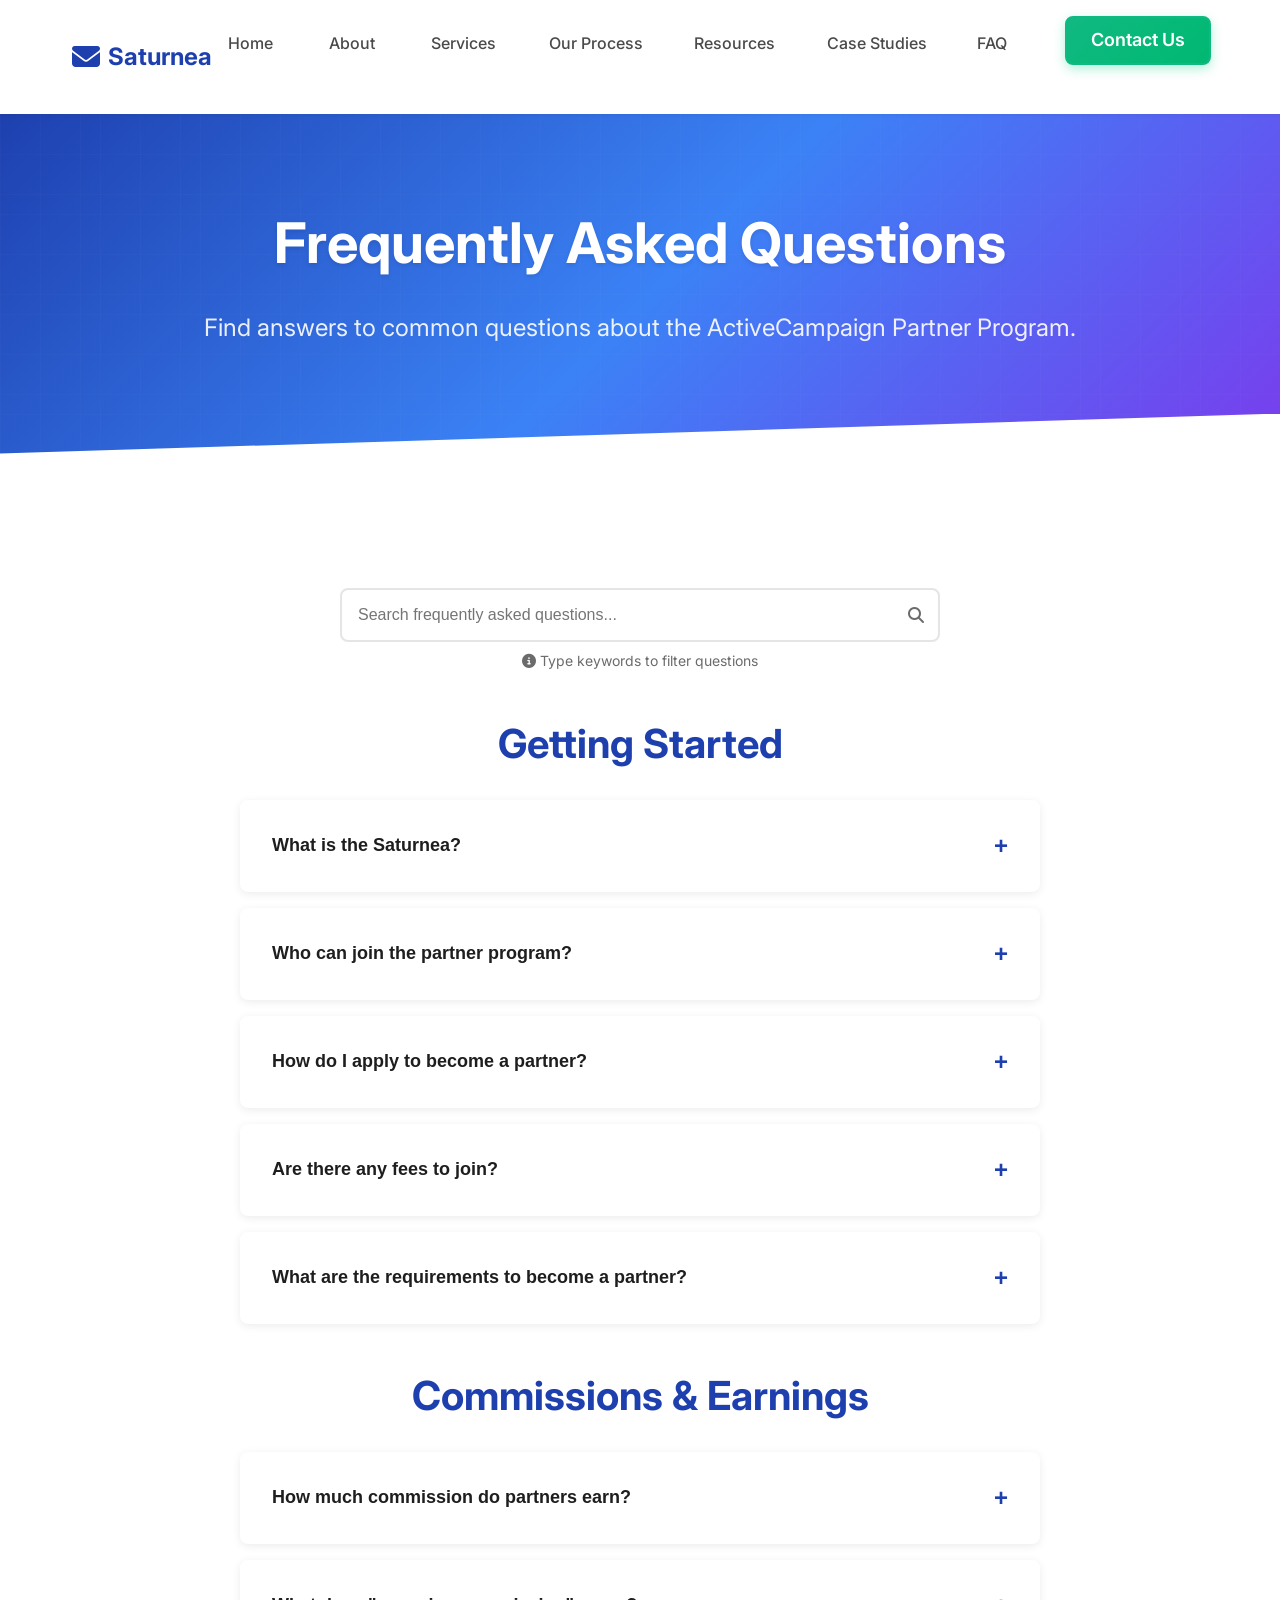
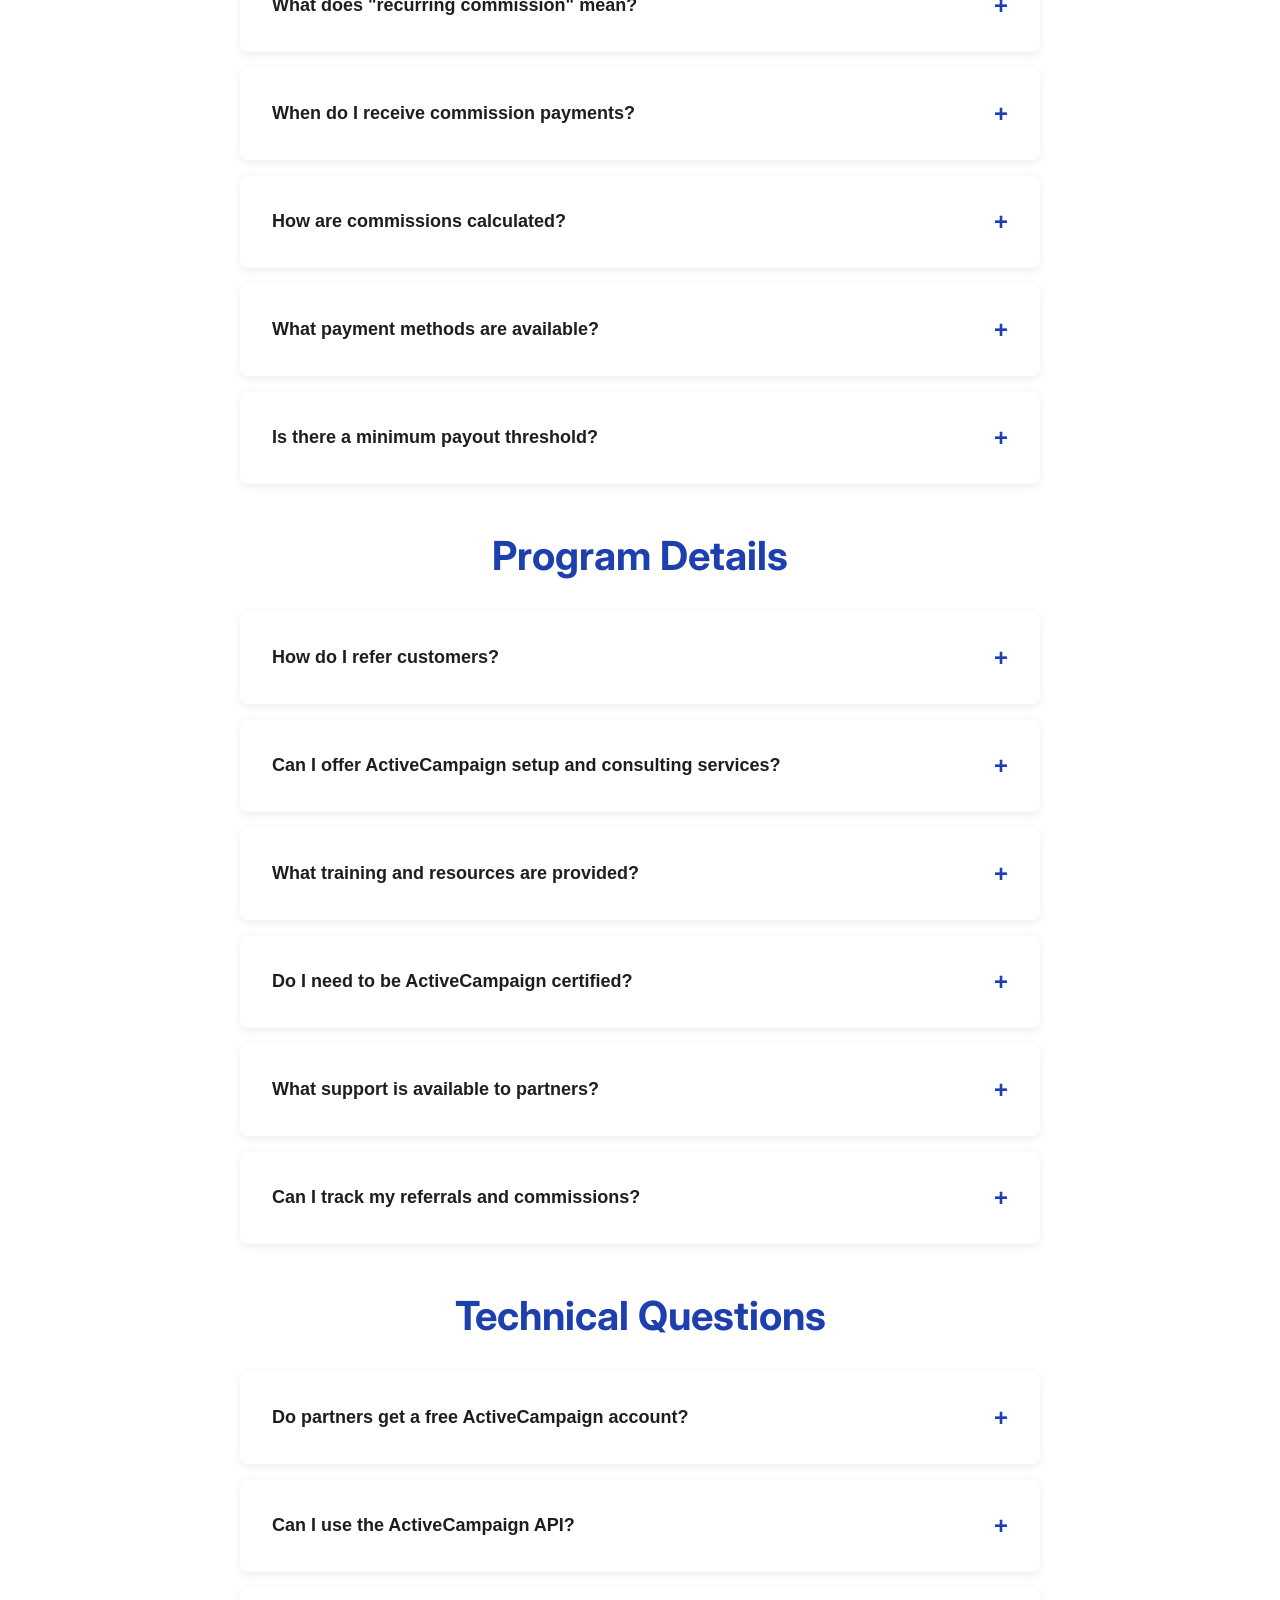
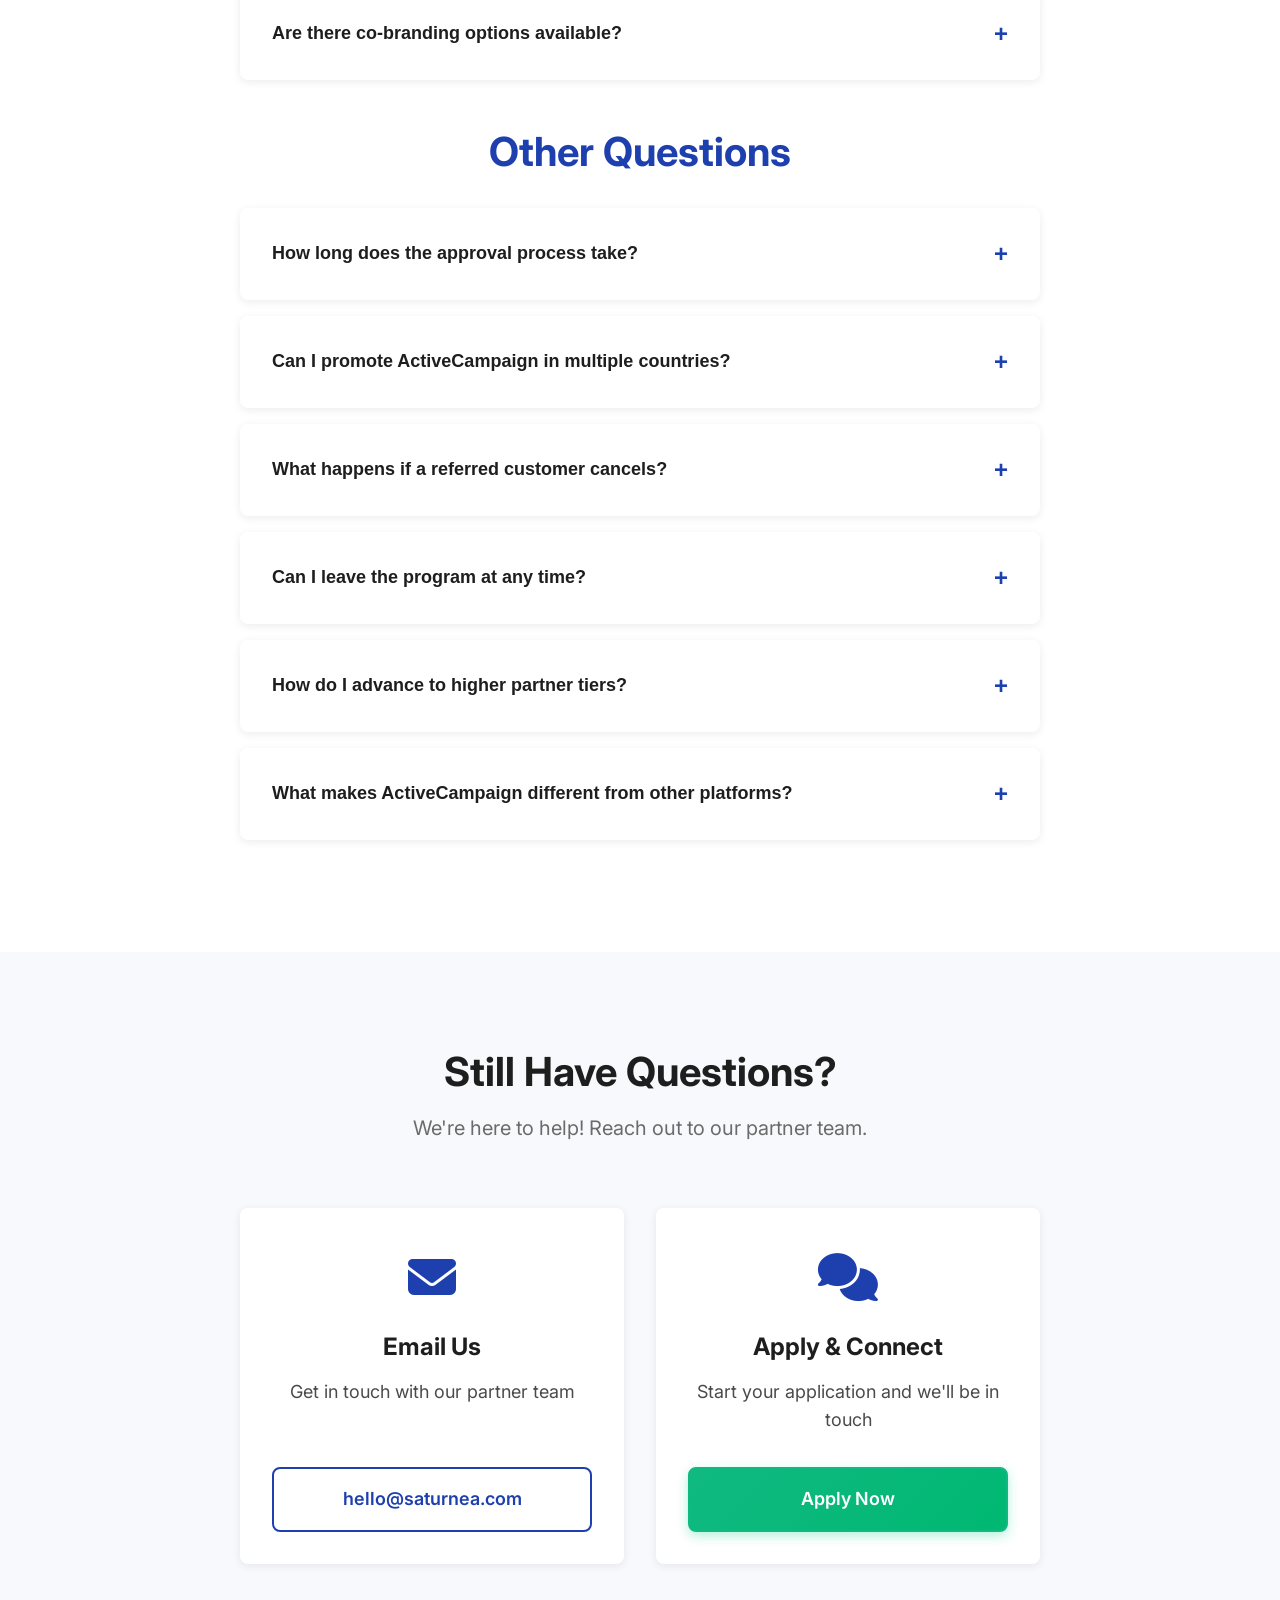
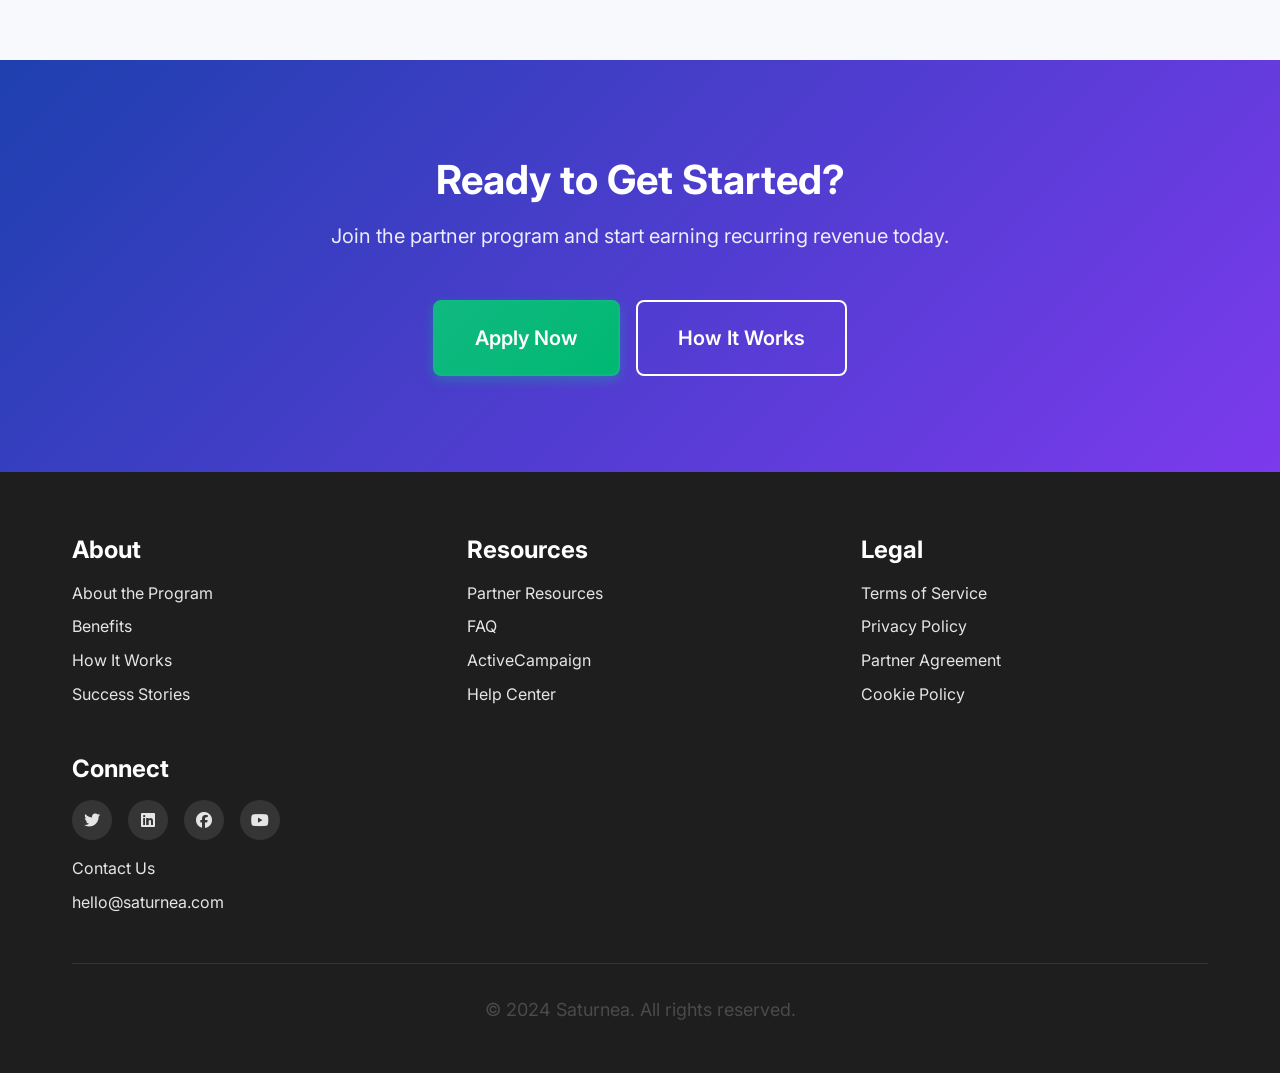
<file: faq.html>
<!DOCTYPE html>
<html lang="en">
<head>
  <meta charset="UTF-8">
  <meta name="viewport" content="width=device-width, initial-scale=1.0">
  
  <!-- Google Fonts -->
  <link rel="preconnect" href="https://fonts.googleapis.com">
  <link rel="preconnect" href="https://fonts.gstatic.com" crossorigin>
  <link href="https://fonts.googleapis.com/css2?family=Inter:wght@400;500;600;700;800&display=swap" rel="stylesheet">
  <meta name="description" content="Frequently asked questions about the Saturnea including commissions, requirements, and support.">
  <title>FAQ - Frequently Asked Questions | Saturnea</title>
  <link rel="icon" type="image/svg+xml" href="assets/images/icons/favicon.svg">
  <link rel="apple-touch-icon" sizes="180x180" href="assets/images/icons/apple-touch-icon.svg">
  <meta name="theme-color" content="#1E40AF">

  <!-- Font Awesome Icons -->
  <link rel="stylesheet" href="https://cdnjs.cloudflare.com/ajax/libs/font-awesome/6.4.2/css/all.min.css" integrity="sha512-z3gLpd7yknf1YoNbCzqRKc4qyor8gaKU1qmn+CShxbuBusANI9QpRohGBreCFkKxLhei6S9CQXFEbbKuqLg0DA==" crossorigin="anonymous" referrerpolicy="no-referrer" />

  <link rel="stylesheet" href="css/main.css">
  <link rel="stylesheet" href="css/components.css">
  <link rel="stylesheet" href="css/responsive.css">
</head>
<body>

  <!-- Navigation -->
  <nav class="navbar">
    <div class="nav-container">
      <a href="index.html" class="nav-logo">
        <i class="fas fa-envelope" style="font-size: 1.75rem;" aria-hidden="true"></i>
        <span>Saturnea</span>
      </a>

      <ul class="nav-menu">
        <li><a href="index.html" class="nav-link">Home</a></li>
        <li><a href="about.html" class="nav-link">About</a></li>
        <li><a href="benefits.html" class="nav-link">Services</a></li>
        <li><a href="how-it-works.html" class="nav-link">Our Process</a></li>
        <li><a href="resources.html" class="nav-link">Resources</a></li>
        <li><a href="success-stories.html" class="nav-link">Case Studies</a></li>
        <li><a href="faq.html" class="nav-link">FAQ</a></li>
        <li><a href="apply.html" class="nav-link"><span class="btn btn-primary" style="padding: 0.5rem 1.5rem;">Contact Us</span></a></li>
      </ul>

      <button class="nav-toggle" aria-label="Toggle navigation">
        <i class="fas fa-bars" style="font-size: 1.5rem;" aria-hidden="true"></i>
      </button>
    </div>
  </nav>

  <!-- Hero Section -->
  <section class="hero">
    <div class="container">
      <div class="hero-content">
        <h1>Frequently Asked Questions</h1>
        <p>Find answers to common questions about the ActiveCampaign Partner Program.</p>
      </div>
    </div>
  </section>

  <!-- FAQ Section -->
  <section>
    <div class="container">
      <!-- FAQ Search -->
      <div style="max-width: 600px; margin: 0 auto 3rem auto;">
        <div style="position: relative;">
          <input
            type="text"
            id="faq-search"
            placeholder="Search frequently asked questions..."
            style="width: 100%; padding: 1rem 3rem 1rem 1rem; font-size: 1rem; border: 2px solid var(--gray-light); border-radius: var(--border-radius); transition: var(--transition);"
            aria-label="Search FAQ">
          <i class="fas fa-search" style="position: absolute; right: 1rem; top: 50%; transform: translateY(-50%); color: var(--gray); pointer-events: none;" aria-hidden="true"></i>
        </div>
        <p style="text-align: center; margin-top: 0.5rem; font-size: 0.875rem; color: var(--gray);">
          <i class="fas fa-info-circle" aria-hidden="true"></i> Type keywords to filter questions
        </p>
      </div>

      <div class="faq-container">

        <h2 style="margin-bottom: 2rem; text-align: center; color: var(--primary-color);">Getting Started</h2>

        <div class="faq-item">
          <button class="faq-question">
            What is the Saturnea?
            <span class="faq-icon">+</span>
          </button>
          <div class="faq-answer">
            <p>The Saturnea is designed for marketing agencies, consultants, freelancers, and service providers who want to earn recurring revenue by referring clients to ActiveCampaign. Partners receive commissions on every customer they refer, along with access to training, resources, and dedicated support.</p>
          </div>
        </div>

        <div class="faq-item">
          <button class="faq-question">
            Who can join the partner program?
            <span class="faq-icon">+</span>
          </button>
          <div class="faq-answer">
            <p>The program is open to marketing agencies, consultants, freelancers, web developers, business coaches, and anyone who works with businesses that could benefit from marketing automation. We look for partners who are committed to customer success and have experience helping businesses grow.</p>
          </div>
        </div>

        <div class="faq-item">
          <button class="faq-question">
            How do I apply to become a partner?
            <span class="faq-icon">+</span>
          </button>
          <div class="faq-answer">
            <p>Simply fill out our online application form with information about your business, experience, and how you plan to promote ActiveCampaign. The application takes 5-10 minutes to complete. Our team will review your application and respond within 2-3 business days.</p>
          </div>
        </div>

        <div class="faq-item">
          <button class="faq-question">
            Are there any fees to join?
            <span class="faq-icon">+</span>
          </button>
          <div class="faq-answer">
            <p>No! The ActiveCampaign Partner Program is completely free to join. There are no signup fees, monthly fees, or hidden costs. You only earn money—we never charge you.</p>
          </div>
        </div>

        <div class="faq-item">
          <button class="faq-question">
            What are the requirements to become a partner?
            <span class="faq-icon">+</span>
          </button>
          <div class="faq-answer">
            <p>You'll need an active business (website or portfolio), professional email address, experience in marketing or related fields, and a commitment to helping customers succeed. During the application, we'll ask about your business, client base, and how you plan to promote ActiveCampaign.</p>
          </div>
        </div>

        <h2 style="margin: 3rem 0 2rem; text-align: center; color: var(--primary-color);">Commissions & Earnings</h2>

        <div class="faq-item">
          <button class="faq-question">
            How much commission do partners earn?
            <span class="faq-icon">+</span>
          </button>
          <div class="faq-answer">
            <p>Partners earn 20-30% recurring monthly commission based on their tier level. Bronze Partners (0-10 customers) earn 20%, Silver Partners (11-25 customers) earn 25%, and Gold Partners (26+ customers) earn 30%. Commissions are paid monthly as long as your referred customers remain active.</p>
          </div>
        </div>

        <div class="faq-item">
          <button class="faq-question">
            What does "recurring commission" mean?
            <span class="faq-icon">+</span>
          </button>
          <div class="faq-answer">
            <p>Recurring commission means you continue earning every month that your referred customer maintains their ActiveCampaign subscription. Unlike one-time referral fees, you earn passive income month after month, year after year, creating a sustainable revenue stream.</p>
          </div>
        </div>

        <div class="faq-item">
          <button class="faq-question">
            When do I receive commission payments?
            <span class="faq-icon">+</span>
          </button>
          <div class="faq-answer">
            <p>Commissions are calculated monthly and paid out within 30 days after the end of each month. For example, commissions earned in January are paid by the end of February. You can track your earnings in real-time through your partner portal.</p>
          </div>
        </div>

        <div class="faq-item">
          <button class="faq-question">
            How are commissions calculated?
            <span class="faq-icon">+</span>
          </button>
          <div class="faq-answer">
            <p>Commissions are based on the monthly subscription fee paid by customers you refer. For example, if you're a Silver Partner (25% commission) and refer a customer paying $150/month, you earn $37.50 per month for as long as that customer remains active.</p>
          </div>
        </div>

        <div class="faq-item">
          <button class="faq-question">
            What payment methods are available?
            <span class="faq-icon">+</span>
          </button>
          <div class="faq-answer">
            <p>We offer multiple payment options including direct deposit (ACH), PayPal, and wire transfer. You can select your preferred payment method in your partner portal settings.</p>
          </div>
        </div>

        <div class="faq-item">
          <button class="faq-question">
            Is there a minimum payout threshold?
            <span class="faq-icon">+</span>
          </button>
          <div class="faq-answer">
            <p>Yes, the minimum payout threshold is $50. If your monthly commissions are below $50, they'll roll over to the following month until the threshold is met.</p>
          </div>
        </div>

        <h2 style="margin: 3rem 0 2rem; text-align: center; color: var(--primary-color);">Program Details</h2>

        <div class="faq-item">
          <button class="faq-question">
            How do I refer customers?
            <span class="faq-icon">+</span>
          </button>
          <div class="faq-answer">
            <p>Once approved, you'll receive a unique referral link in your partner portal. Share this link with prospects via email, your website, proposals, or social media. When someone signs up through your link, they're automatically tracked to your account and you earn commissions.</p>
          </div>
        </div>

        <div class="faq-item">
          <button class="faq-question">
            Can I offer ActiveCampaign setup and consulting services?
            <span class="faq-icon">+</span>
          </button>
          <div class="faq-answer">
            <p>Absolutely! Many partners build successful businesses offering ActiveCampaign implementation, training, and ongoing support services. You earn both project fees from your services AND recurring commissions from the referral.</p>
          </div>
        </div>

        <div class="faq-item">
          <button class="faq-question">
            What training and resources are provided?
            <span class="faq-icon">+</span>
          </button>
          <div class="faq-answer">
            <p>Partners get access to comprehensive training including video courses, certification programs, webinars, marketing materials, sales tools, technical documentation, and ongoing education. Everything you need to become an ActiveCampaign expert is included.</p>
          </div>
        </div>

        <div class="faq-item">
          <button class="faq-question">
            Do I need to be ActiveCampaign certified?
            <span class="faq-icon">+</span>
          </button>
          <div class="faq-answer">
            <p>Certification is not required to join the program, but it's highly recommended. Becoming certified demonstrates your expertise to clients and helps you deliver better results. The certification program is free and included with your partnership.</p>
          </div>
        </div>

        <div class="faq-item">
          <button class="faq-question">
            What support is available to partners?
            <span class="faq-icon">+</span>
          </button>
          <div class="faq-answer">
            <p>Partners receive priority support from our dedicated partner team. You can get help with sales questions, technical issues, and strategic advice. Higher-tier partners (Silver and Gold) receive additional support including dedicated partner managers.</p>
          </div>
        </div>

        <div class="faq-item">
          <button class="faq-question">
            Can I track my referrals and commissions?
            <span class="faq-icon">+</span>
          </button>
          <div class="faq-answer">
            <p>Yes! Your partner portal provides real-time tracking of all referrals, commission earnings, payment history, and performance metrics. You'll have complete visibility into your partner business.</p>
          </div>
        </div>

        <h2 style="margin: 3rem 0 2rem; text-align: center; color: var(--primary-color);">Technical Questions</h2>

        <div class="faq-item">
          <button class="faq-question">
            Do partners get a free ActiveCampaign account?
            <span class="faq-icon">+</span>
          </button>
          <div class="faq-answer">
            <p>Yes! Partners receive a free ActiveCampaign account for testing, training, demos, and managing their own marketing automation. This allows you to become proficient with the platform at no cost.</p>
          </div>
        </div>

        <div class="faq-item">
          <button class="faq-question">
            Can I use the ActiveCampaign API?
            <span class="faq-icon">+</span>
          </button>
          <div class="faq-answer">
            <p>Yes! Partners have access to complete API documentation and developer resources. You can build custom integrations and solutions for your clients using our robust REST API.</p>
          </div>
        </div>

        <div class="faq-item">
          <button class="faq-question">
            Are there co-branding options available?
            <span class="faq-icon">+</span>
          </button>
          <div class="faq-answer">
            <p>Yes! Partners can access co-branded marketing materials including presentations, proposals, and promotional content. Higher-tier partners may qualify for white-label reporting and additional branding options.</p>
          </div>
        </div>

        <h2 style="margin: 3rem 0 2rem; text-align: center; color: var(--primary-color);">Other Questions</h2>

        <div class="faq-item">
          <button class="faq-question">
            How long does the approval process take?
            <span class="faq-icon">+</span>
          </button>
          <div class="faq-answer">
            <p>Most applications are reviewed and approved within 2-3 business days. You'll receive an email notification with next steps once your application is reviewed.</p>
          </div>
        </div>

        <div class="faq-item">
          <button class="faq-question">
            Can I promote ActiveCampaign in multiple countries?
            <span class="faq-icon">+</span>
          </button>
          <div class="faq-answer">
            <p>Yes! The partner program is global and you can refer customers from any of the 185+ countries where ActiveCampaign operates. Commissions are paid in USD regardless of customer location.</p>
          </div>
        </div>

        <div class="faq-item">
          <button class="faq-question">
            What happens if a referred customer cancels?
            <span class="faq-icon">+</span>
          </button>
          <div class="faq-answer">
            <p>If a customer cancels their subscription, you'll stop earning commissions for that customer. However, your other active referrals continue generating recurring revenue. This is why building a portfolio of referrals is valuable—it creates stability through diversification.</p>
          </div>
        </div>

        <div class="faq-item">
          <button class="faq-question">
            Can I leave the program at any time?
            <span class="faq-icon">+</span>
          </button>
          <div class="faq-answer">
            <p>Yes, there's no long-term commitment. You can leave the program at any time. However, if you leave, you'll forfeit future commissions on existing referrals. We recommend discussing any concerns with our partner team before making this decision.</p>
          </div>
        </div>

        <div class="faq-item">
          <button class="faq-question">
            How do I advance to higher partner tiers?
            <span class="faq-icon">+</span>
          </button>
          <div class="faq-answer">
            <p>Partner tiers are based on the number of active customers you've referred. As you refer more customers, you automatically advance to higher tiers with increased commission rates and additional benefits. Progress is tracked automatically in your partner portal.</p>
          </div>
        </div>

        <div class="faq-item">
          <button class="faq-question">
            What makes ActiveCampaign different from other platforms?
            <span class="faq-icon">+</span>
          </button>
          <div class="faq-answer">
            <p>ActiveCampaign combines email marketing, marketing automation, CRM, and sales automation in one platform. It's known for powerful automation capabilities, excellent deliverability, extensive integrations (870+), and exceptional customer support—all at competitive pricing compared to enterprise alternatives.</p>
          </div>
        </div>

      </div>
    </div>
  </section>

  <!-- Still Have Questions -->
  <section class="bg-light">
    <div class="container">
      <div class="section-header">
        <h2 class="section-title">Still Have Questions?</h2>
        <p class="section-subtitle">We're here to help! Reach out to our partner team.</p>
      </div>

      <div class="grid grid-2" style="max-width: 800px; margin: 0 auto;">
        <div class="card text-center">
          <div class="card-icon"><i class="fas fa-envelope" aria-hidden="true"></i></div>
          <h3 class="card-title">Email Us</h3>
          <p class="card-text">Get in touch with our partner team</p>
          <a href="mailto:hello@saturnea.com" class="btn btn-outline mt-2">hello@saturnea.com</a>
        </div>

        <div class="card text-center">
          <div class="card-icon"><i class="fas fa-comments" aria-hidden="true"></i></div>
          <h3 class="card-title">Apply & Connect</h3>
          <p class="card-text">Start your application and we'll be in touch</p>
          <a href="apply.html" class="btn btn-primary mt-2">Apply Now</a>
        </div>
      </div>
    </div>
  </section>

  <!-- CTA Section -->
  <section class="cta-section">
    <div class="container">
      <h2>Ready to Get Started?</h2>
      <p>Join the partner program and start earning recurring revenue today.</p>
      <div class="btn-group">
        <a href="apply.html" class="btn btn-primary btn-large">Apply Now</a>
        <a href="how-it-works.html" class="btn btn-secondary btn-large">How It Works</a>
      </div>
    </div>
  </section>

  <!-- Footer -->
  <footer>
    <div class="container">
      <div class="footer-content">
        <div class="footer-section">
          <h4>About</h4>
          <ul>
            <li><a href="about.html">About the Program</a></li>
            <li><a href="benefits.html">Benefits</a></li>
            <li><a href="how-it-works.html">How It Works</a></li>
            <li><a href="success-stories.html">Success Stories</a></li>
          </ul>
        </div>

        <div class="footer-section">
          <h4>Resources</h4>
          <ul>
            <li><a href="resources.html">Partner Resources</a></li>
            <li><a href="faq.html">FAQ</a></li>
            <li><a href="https://www.activecampaign.com" target="_blank">ActiveCampaign</a></li>
            <li><a href="https://help.activecampaign.com" target="_blank">Help Center</a></li>
          </ul>
        </div>

        <div class="footer-section">
          <h4>Legal</h4>
          <ul>
            <li><a href="legal/terms.html">Terms of Service</a></li>
            <li><a href="legal/privacy.html">Privacy Policy</a></li>
            <li><a href="assets/downloads/partner-agreement-template.html" target="_blank">Partner Agreement</a></li>
            <li><a href="legal/cookies.html">Cookie Policy</a></li>
          </ul>
        </div>

        <div class="footer-section">
          <h4>Connect</h4>
          <div class="social-links">
            <a href="#" class="social-link" aria-label="Twitter"><i class="fab fa-twitter"></i></a>
            <a href="#" class="social-link" aria-label="LinkedIn"><i class="fab fa-linkedin"></i></a>
            <a href="#" class="social-link" aria-label="Facebook"><i class="fab fa-facebook"></i></a>
            <a href="#" class="social-link" aria-label="YouTube"><i class="fab fa-youtube"></i></a>
          </div>
          <ul style="margin-top: 1rem;">
            <li><a href="apply.html">Contact Us</a></li>
            <li><a href="mailto:hello@saturnea.com">hello@saturnea.com</a></li>
          </ul>
        </div>
      </div>

      <div class="footer-bottom">
        <p>&copy; 2024 Saturnea. All rights reserved.</p>
      </div>
    </div>
  </footer>

  <script src="js/main.js"></script>
  <script src="js/faq.js"></script>

</body>
</html>
</file>
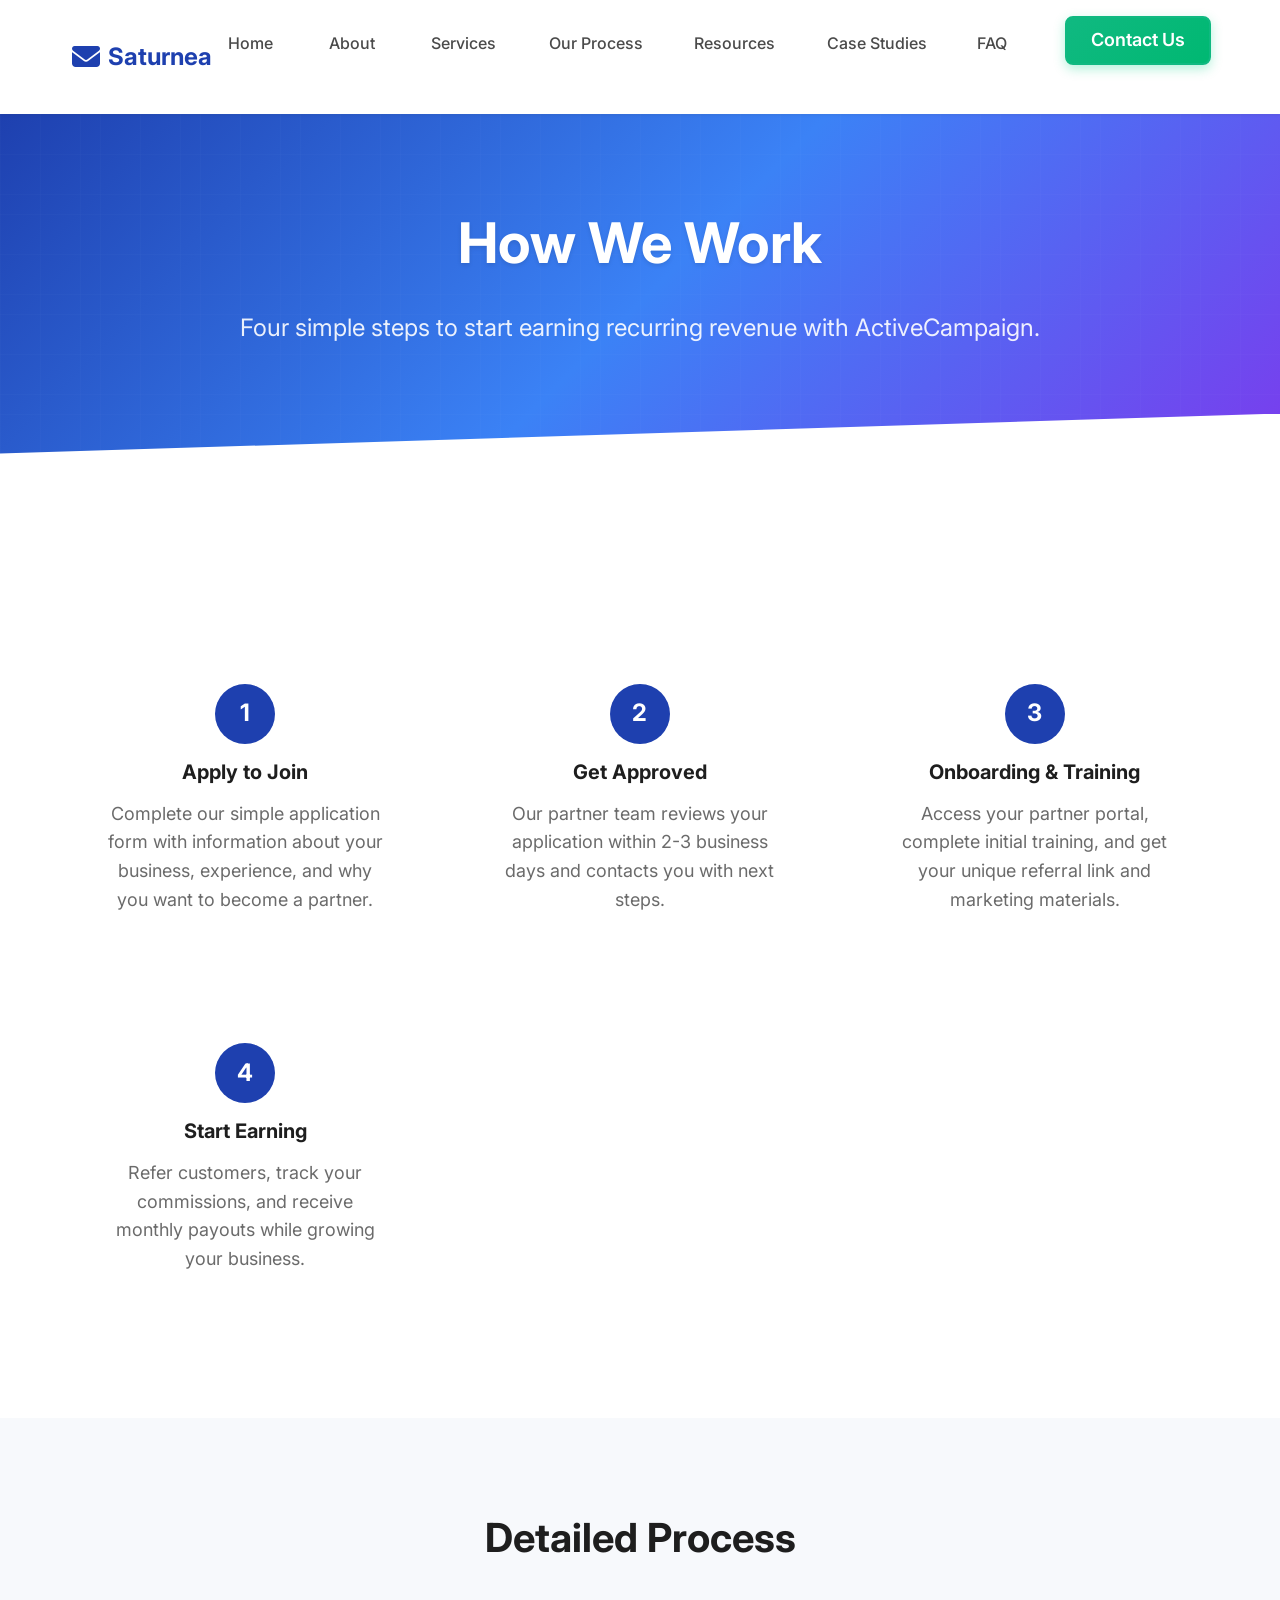
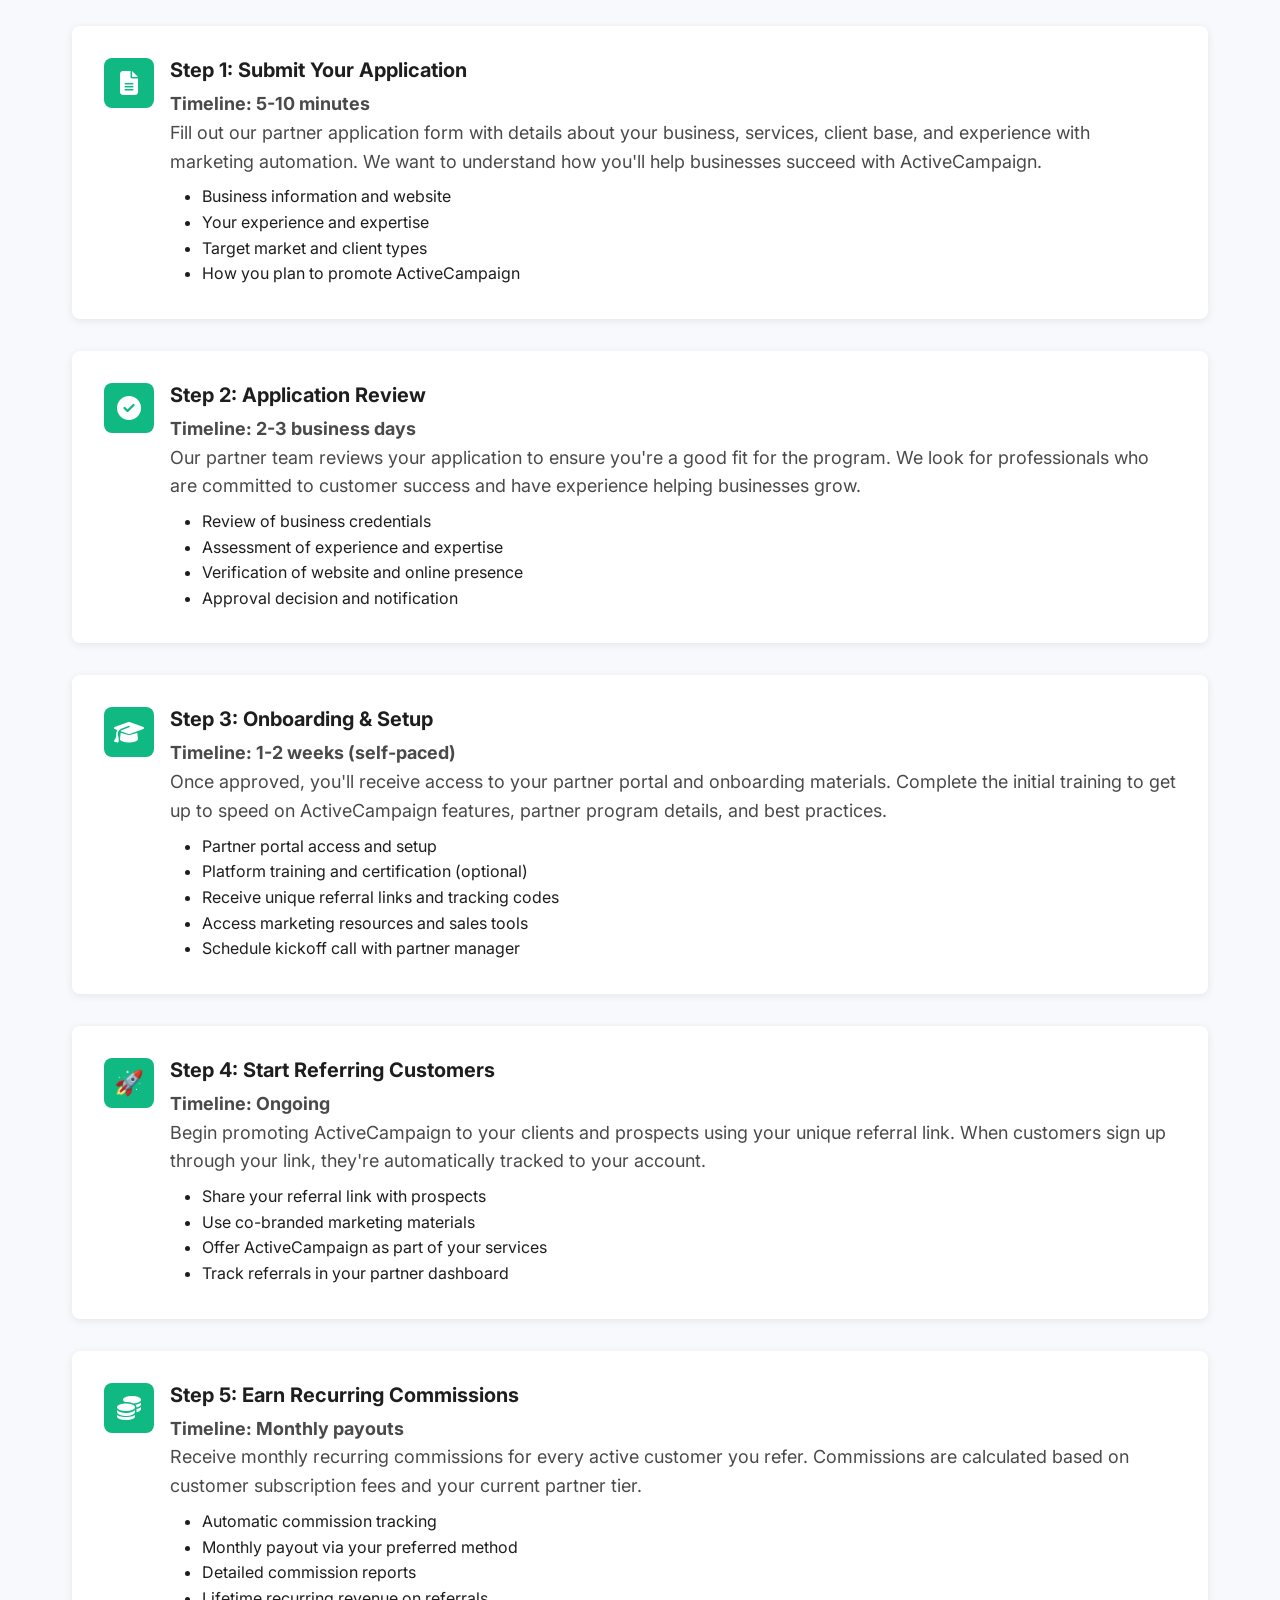
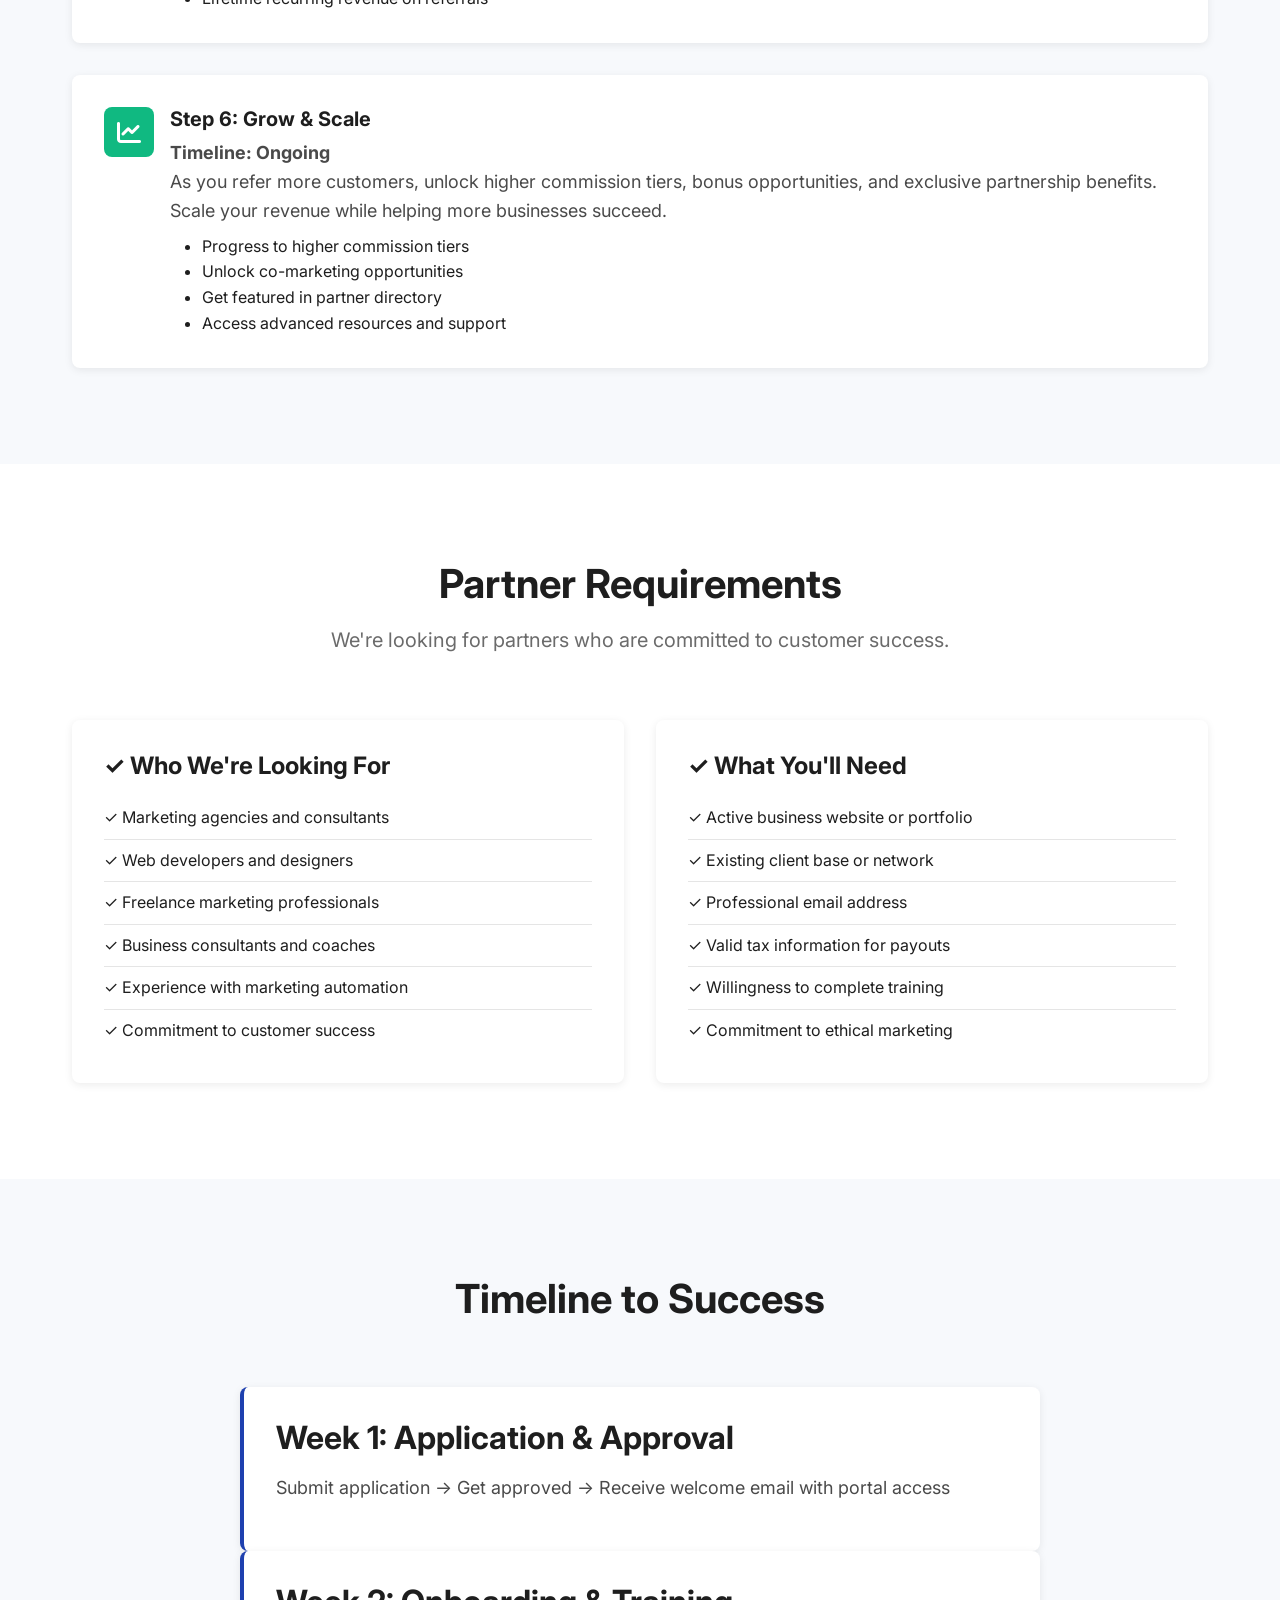
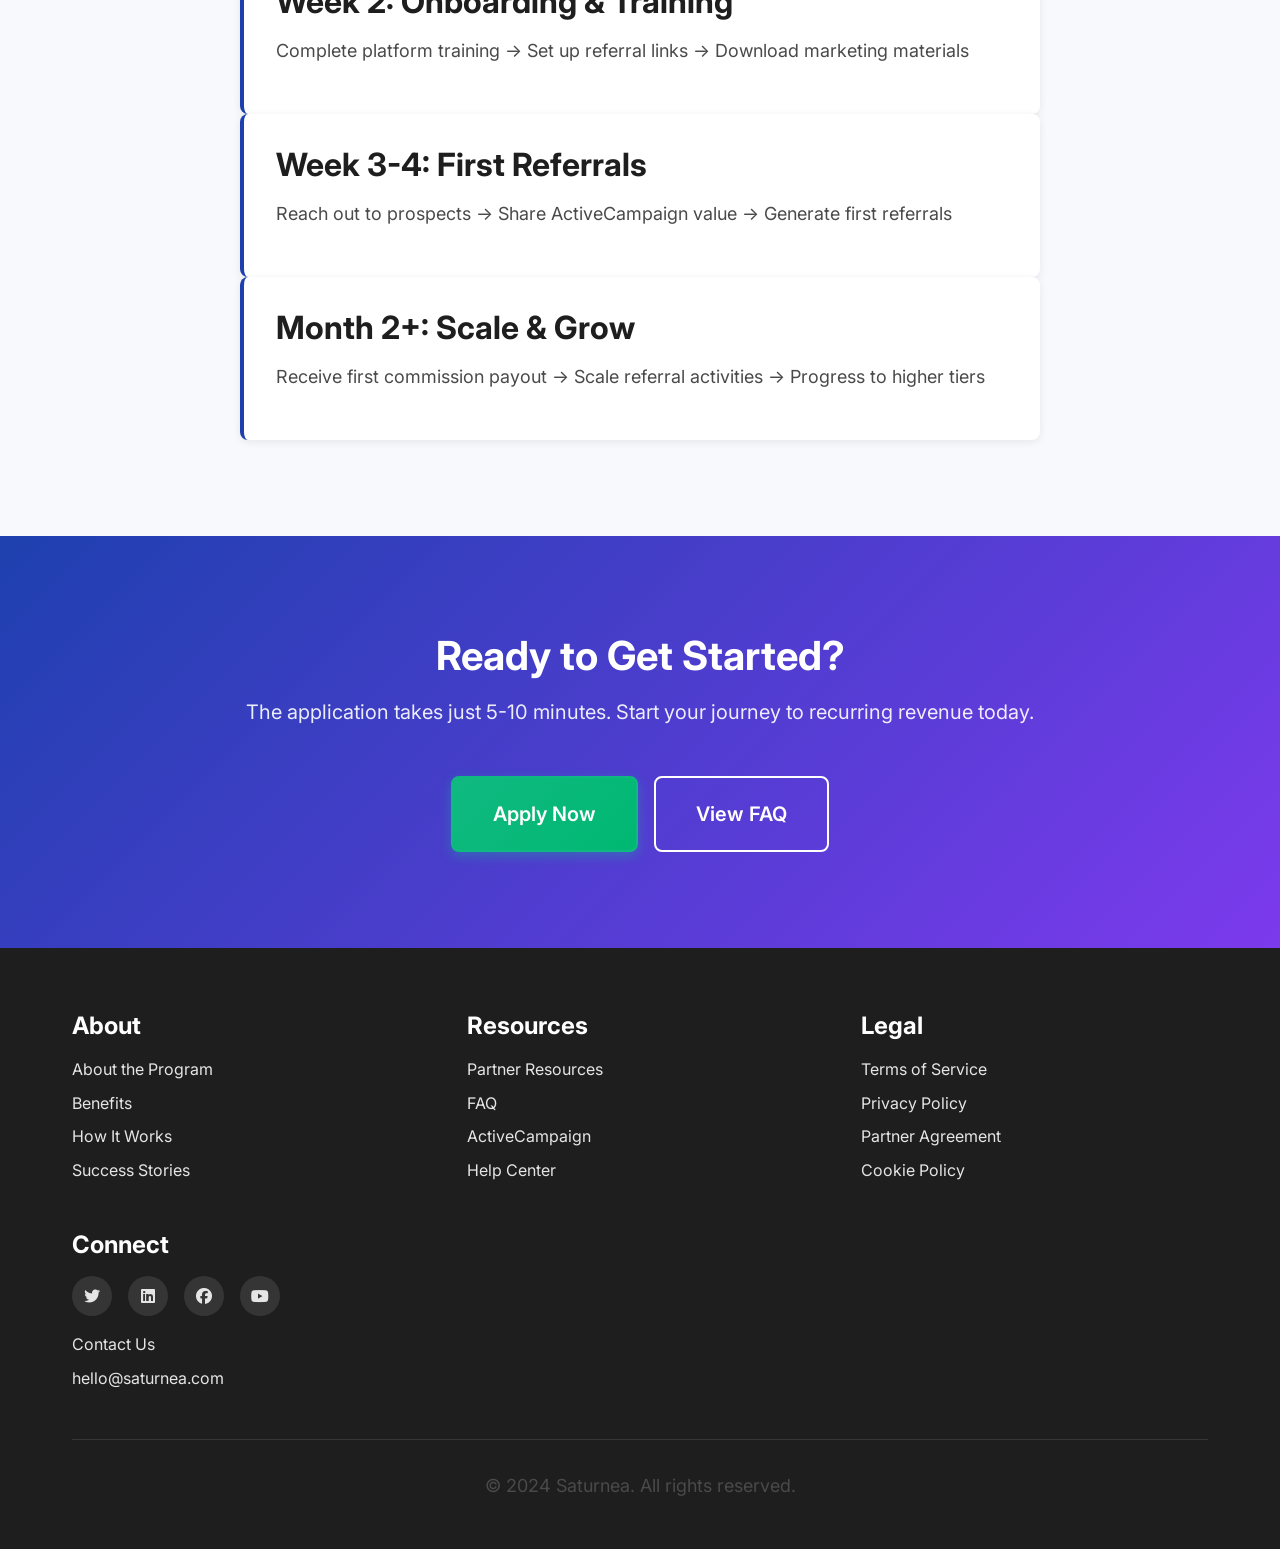
<file: how-it-works.html>
<!DOCTYPE html>
<html lang="en">
<head>
  <meta charset="UTF-8">
  <meta name="viewport" content="width=device-width, initial-scale=1.0">
  
  <!-- Google Fonts -->
  <link rel="preconnect" href="https://fonts.googleapis.com">
  <link rel="preconnect" href="https://fonts.gstatic.com" crossorigin>
  <link href="https://fonts.googleapis.com/css2?family=Inter:wght@400;500;600;700;800&display=swap" rel="stylesheet">
  <meta name="description" content="Learn how the Saturnea works - from application to earning commissions.">
  <title>Our Process - How We Work | Saturnea</title>
  <link rel="icon" type="image/svg+xml" href="assets/images/icons/favicon.svg">
  <link rel="apple-touch-icon" sizes="180x180" href="assets/images/icons/apple-touch-icon.svg">
  <meta name="theme-color" content="#1E40AF">

  <!-- Font Awesome Icons -->
  <link rel="stylesheet" href="https://cdnjs.cloudflare.com/ajax/libs/font-awesome/6.4.2/css/all.min.css" integrity="sha512-z3gLpd7yknf1YoNbCzqRKc4qyor8gaKU1qmn+CShxbuBusANI9QpRohGBreCFkKxLhei6S9CQXFEbbKuqLg0DA==" crossorigin="anonymous" referrerpolicy="no-referrer" />

  <link rel="stylesheet" href="css/main.css">
  <link rel="stylesheet" href="css/components.css">
  <link rel="stylesheet" href="css/responsive.css">
</head>
<body>

  <!-- Navigation -->
  <nav class="navbar">
    <div class="nav-container">
      <a href="index.html" class="nav-logo">
        <i class="fas fa-envelope" style="font-size: 1.75rem;" aria-hidden="true"></i>
        <span>Saturnea</span>
      </a>

      <ul class="nav-menu">
        <li><a href="index.html" class="nav-link">Home</a></li>
        <li><a href="about.html" class="nav-link">About</a></li>
        <li><a href="benefits.html" class="nav-link">Services</a></li>
        <li><a href="how-it-works.html" class="nav-link">Our Process</a></li>
        <li><a href="resources.html" class="nav-link">Resources</a></li>
        <li><a href="success-stories.html" class="nav-link">Case Studies</a></li>
        <li><a href="faq.html" class="nav-link">FAQ</a></li>
        <li><a href="apply.html" class="nav-link"><span class="btn btn-primary" style="padding: 0.5rem 1.5rem;">Contact Us</span></a></li>
      </ul>

      <button class="nav-toggle" aria-label="Toggle navigation">
        <i class="fas fa-bars" style="font-size: 1.5rem;" aria-hidden="true"></i>
      </button>
    </div>
  </nav>

  <!-- Hero Section -->
  <section class="hero">
    <div class="container">
      <div class="hero-content">
        <h1>How We Work</h1>
        <p>Four simple steps to start earning recurring revenue with ActiveCampaign.</p>
      </div>
    </div>
  </section>

  <!-- Process Steps -->
  <section>
    <div class="container">
      <div class="steps">
        <div class="step">
          <div class="step-number">1</div>
          <h3>Apply to Join</h3>
          <p>Complete our simple application form with information about your business, experience, and why you want to become a partner.</p>
        </div>

        <div class="step">
          <div class="step-number">2</div>
          <h3>Get Approved</h3>
          <p>Our partner team reviews your application within 2-3 business days and contacts you with next steps.</p>
        </div>

        <div class="step">
          <div class="step-number">3</div>
          <h3>Onboarding & Training</h3>
          <p>Access your partner portal, complete initial training, and get your unique referral link and marketing materials.</p>
        </div>

        <div class="step">
          <div class="step-number">4</div>
          <h3>Start Earning</h3>
          <p>Refer customers, track your commissions, and receive monthly payouts while growing your business.</p>
        </div>
      </div>
    </div>
  </section>

  <!-- Detailed Process -->
  <section class="bg-light">
    <div class="container">
      <div class="section-header">
        <h2 class="section-title">Detailed Process</h2>
      </div>

      <div class="benefits-list">
        <div class="benefit-item">
          <div class="benefit-icon"><i class="fas fa-file-alt" aria-hidden="true"></i></div>
          <div class="benefit-content">
            <h3>Step 1: Submit Your Application</h3>
            <p><strong>Timeline: 5-10 minutes</strong></p>
            <p>Fill out our partner application form with details about your business, services, client base, and experience with marketing automation. We want to understand how you'll help businesses succeed with ActiveCampaign.</p>
            <ul style="list-style: disc; margin-left: 2rem; margin-top: 0.5rem;">
              <li>Business information and website</li>
              <li>Your experience and expertise</li>
              <li>Target market and client types</li>
              <li>How you plan to promote ActiveCampaign</li>
            </ul>
          </div>
        </div>

        <div class="benefit-item">
          <div class="benefit-icon"><i class="fas fa-check-circle" aria-hidden="true"></i></div>
          <div class="benefit-content">
            <h3>Step 2: Application Review</h3>
            <p><strong>Timeline: 2-3 business days</strong></p>
            <p>Our partner team reviews your application to ensure you're a good fit for the program. We look for professionals who are committed to customer success and have experience helping businesses grow.</p>
            <ul style="list-style: disc; margin-left: 2rem; margin-top: 0.5rem;">
              <li>Review of business credentials</li>
              <li>Assessment of experience and expertise</li>
              <li>Verification of website and online presence</li>
              <li>Approval decision and notification</li>
            </ul>
          </div>
        </div>

        <div class="benefit-item">
          <div class="benefit-icon"><i class="fas fa-graduation-cap" aria-hidden="true"></i></div>
          <div class="benefit-content">
            <h3>Step 3: Onboarding & Setup</h3>
            <p><strong>Timeline: 1-2 weeks (self-paced)</strong></p>
            <p>Once approved, you'll receive access to your partner portal and onboarding materials. Complete the initial training to get up to speed on ActiveCampaign features, partner program details, and best practices.</p>
            <ul style="list-style: disc; margin-left: 2rem; margin-top: 0.5rem;">
              <li>Partner portal access and setup</li>
              <li>Platform training and certification (optional)</li>
              <li>Receive unique referral links and tracking codes</li>
              <li>Access marketing resources and sales tools</li>
              <li>Schedule kickoff call with partner manager</li>
            </ul>
          </div>
        </div>

        <div class="benefit-item">
          <div class="benefit-icon">🚀</div>
          <div class="benefit-content">
            <h3>Step 4: Start Referring Customers</h3>
            <p><strong>Timeline: Ongoing</strong></p>
            <p>Begin promoting ActiveCampaign to your clients and prospects using your unique referral link. When customers sign up through your link, they're automatically tracked to your account.</p>
            <ul style="list-style: disc; margin-left: 2rem; margin-top: 0.5rem;">
              <li>Share your referral link with prospects</li>
              <li>Use co-branded marketing materials</li>
              <li>Offer ActiveCampaign as part of your services</li>
              <li>Track referrals in your partner dashboard</li>
            </ul>
          </div>
        </div>

        <div class="benefit-item">
          <div class="benefit-icon"><i class="fas fa-coins" aria-hidden="true"></i></div>
          <div class="benefit-content">
            <h3>Step 5: Earn Recurring Commissions</h3>
            <p><strong>Timeline: Monthly payouts</strong></p>
            <p>Receive monthly recurring commissions for every active customer you refer. Commissions are calculated based on customer subscription fees and your current partner tier.</p>
            <ul style="list-style: disc; margin-left: 2rem; margin-top: 0.5rem;">
              <li>Automatic commission tracking</li>
              <li>Monthly payout via your preferred method</li>
              <li>Detailed commission reports</li>
              <li>Lifetime recurring revenue on referrals</li>
            </ul>
          </div>
        </div>

        <div class="benefit-item">
          <div class="benefit-icon"><i class="fas fa-chart-line" aria-hidden="true"></i></div>
          <div class="benefit-content">
            <h3>Step 6: Grow & Scale</h3>
            <p><strong>Timeline: Ongoing</strong></p>
            <p>As you refer more customers, unlock higher commission tiers, bonus opportunities, and exclusive partnership benefits. Scale your revenue while helping more businesses succeed.</p>
            <ul style="list-style: disc; margin-left: 2rem; margin-top: 0.5rem;">
              <li>Progress to higher commission tiers</li>
              <li>Unlock co-marketing opportunities</li>
              <li>Get featured in partner directory</li>
              <li>Access advanced resources and support</li>
            </ul>
          </div>
        </div>
      </div>
    </div>
  </section>

  <!-- Requirements -->
  <section>
    <div class="container">
      <div class="section-header">
        <h2 class="section-title">Partner Requirements</h2>
        <p class="section-subtitle">We're looking for partners who are committed to customer success.</p>
      </div>

      <div class="grid grid-2">
        <div class="card">
          <h3 class="card-title">✓ Who We're Looking For</h3>
          <ul style="list-style: none; padding: 0;">
            <li style="padding: 0.5rem 0; border-bottom: 1px solid var(--gray-light);">✓ Marketing agencies and consultants</li>
            <li style="padding: 0.5rem 0; border-bottom: 1px solid var(--gray-light);">✓ Web developers and designers</li>
            <li style="padding: 0.5rem 0; border-bottom: 1px solid var(--gray-light);">✓ Freelance marketing professionals</li>
            <li style="padding: 0.5rem 0; border-bottom: 1px solid var(--gray-light);">✓ Business consultants and coaches</li>
            <li style="padding: 0.5rem 0; border-bottom: 1px solid var(--gray-light);">✓ Experience with marketing automation</li>
            <li style="padding: 0.5rem 0;">✓ Commitment to customer success</li>
          </ul>
        </div>

        <div class="card">
          <h3 class="card-title">✓ What You'll Need</h3>
          <ul style="list-style: none; padding: 0;">
            <li style="padding: 0.5rem 0; border-bottom: 1px solid var(--gray-light);">✓ Active business website or portfolio</li>
            <li style="padding: 0.5rem 0; border-bottom: 1px solid var(--gray-light);">✓ Existing client base or network</li>
            <li style="padding: 0.5rem 0; border-bottom: 1px solid var(--gray-light);">✓ Professional email address</li>
            <li style="padding: 0.5rem 0; border-bottom: 1px solid var(--gray-light);">✓ Valid tax information for payouts</li>
            <li style="padding: 0.5rem 0; border-bottom: 1px solid var(--gray-light);">✓ Willingness to complete training</li>
            <li style="padding: 0.5rem 0;">✓ Commitment to ethical marketing</li>
          </ul>
        </div>
      </div>
    </div>
  </section>

  <!-- Timeline -->
  <section class="bg-light">
    <div class="container">
      <div class="section-header">
        <h2 class="section-title">Timeline to Success</h2>
      </div>

      <div style="max-width: 800px; margin: 0 auto;">
        <div class="resource-card">
          <h3>Week 1: Application & Approval</h3>
          <p>Submit application → Get approved → Receive welcome email with portal access</p>
        </div>

        <div class="resource-card">
          <h3>Week 2: Onboarding & Training</h3>
          <p>Complete platform training → Set up referral links → Download marketing materials</p>
        </div>

        <div class="resource-card">
          <h3>Week 3-4: First Referrals</h3>
          <p>Reach out to prospects → Share ActiveCampaign value → Generate first referrals</p>
        </div>

        <div class="resource-card">
          <h3>Month 2+: Scale & Grow</h3>
          <p>Receive first commission payout → Scale referral activities → Progress to higher tiers</p>
        </div>
      </div>
    </div>
  </section>

  <!-- CTA Section -->
  <section class="cta-section">
    <div class="container">
      <h2>Ready to Get Started?</h2>
      <p>The application takes just 5-10 minutes. Start your journey to recurring revenue today.</p>
      <div class="btn-group">
        <a href="apply.html" class="btn btn-primary btn-large">Apply Now</a>
        <a href="faq.html" class="btn btn-secondary btn-large">View FAQ</a>
      </div>
    </div>
  </section>

  <!-- Footer -->
  <footer>
    <div class="container">
      <div class="footer-content">
        <div class="footer-section">
          <h4>About</h4>
          <ul>
            <li><a href="about.html">About the Program</a></li>
            <li><a href="benefits.html">Benefits</a></li>
            <li><a href="how-it-works.html">How It Works</a></li>
            <li><a href="success-stories.html">Success Stories</a></li>
          </ul>
        </div>

        <div class="footer-section">
          <h4>Resources</h4>
          <ul>
            <li><a href="resources.html">Partner Resources</a></li>
            <li><a href="faq.html">FAQ</a></li>
            <li><a href="https://www.activecampaign.com" target="_blank">ActiveCampaign</a></li>
            <li><a href="https://help.activecampaign.com" target="_blank">Help Center</a></li>
          </ul>
        </div>

        <div class="footer-section">
          <h4>Legal</h4>
          <ul>
            <li><a href="legal/terms.html">Terms of Service</a></li>
            <li><a href="legal/privacy.html">Privacy Policy</a></li>
            <li><a href="assets/downloads/partner-agreement-template.html" target="_blank">Partner Agreement</a></li>
            <li><a href="legal/cookies.html">Cookie Policy</a></li>
          </ul>
        </div>

        <div class="footer-section">
          <h4>Connect</h4>
          <div class="social-links">
            <a href="#" class="social-link" aria-label="Twitter"><i class="fab fa-twitter"></i></a>
            <a href="#" class="social-link" aria-label="LinkedIn"><i class="fab fa-linkedin"></i></a>
            <a href="#" class="social-link" aria-label="Facebook"><i class="fab fa-facebook"></i></a>
            <a href="#" class="social-link" aria-label="YouTube"><i class="fab fa-youtube"></i></a>
          </div>
          <ul style="margin-top: 1rem;">
            <li><a href="apply.html">Contact Us</a></li>
            <li><a href="mailto:hello@saturnea.com">hello@saturnea.com</a></li>
          </ul>
        </div>
      </div>

      <div class="footer-bottom">
        <p>&copy; 2024 Saturnea. All rights reserved.</p>
      </div>
    </div>
  </footer>

  <script src="js/main.js"></script>

</body>
</html>
</file>
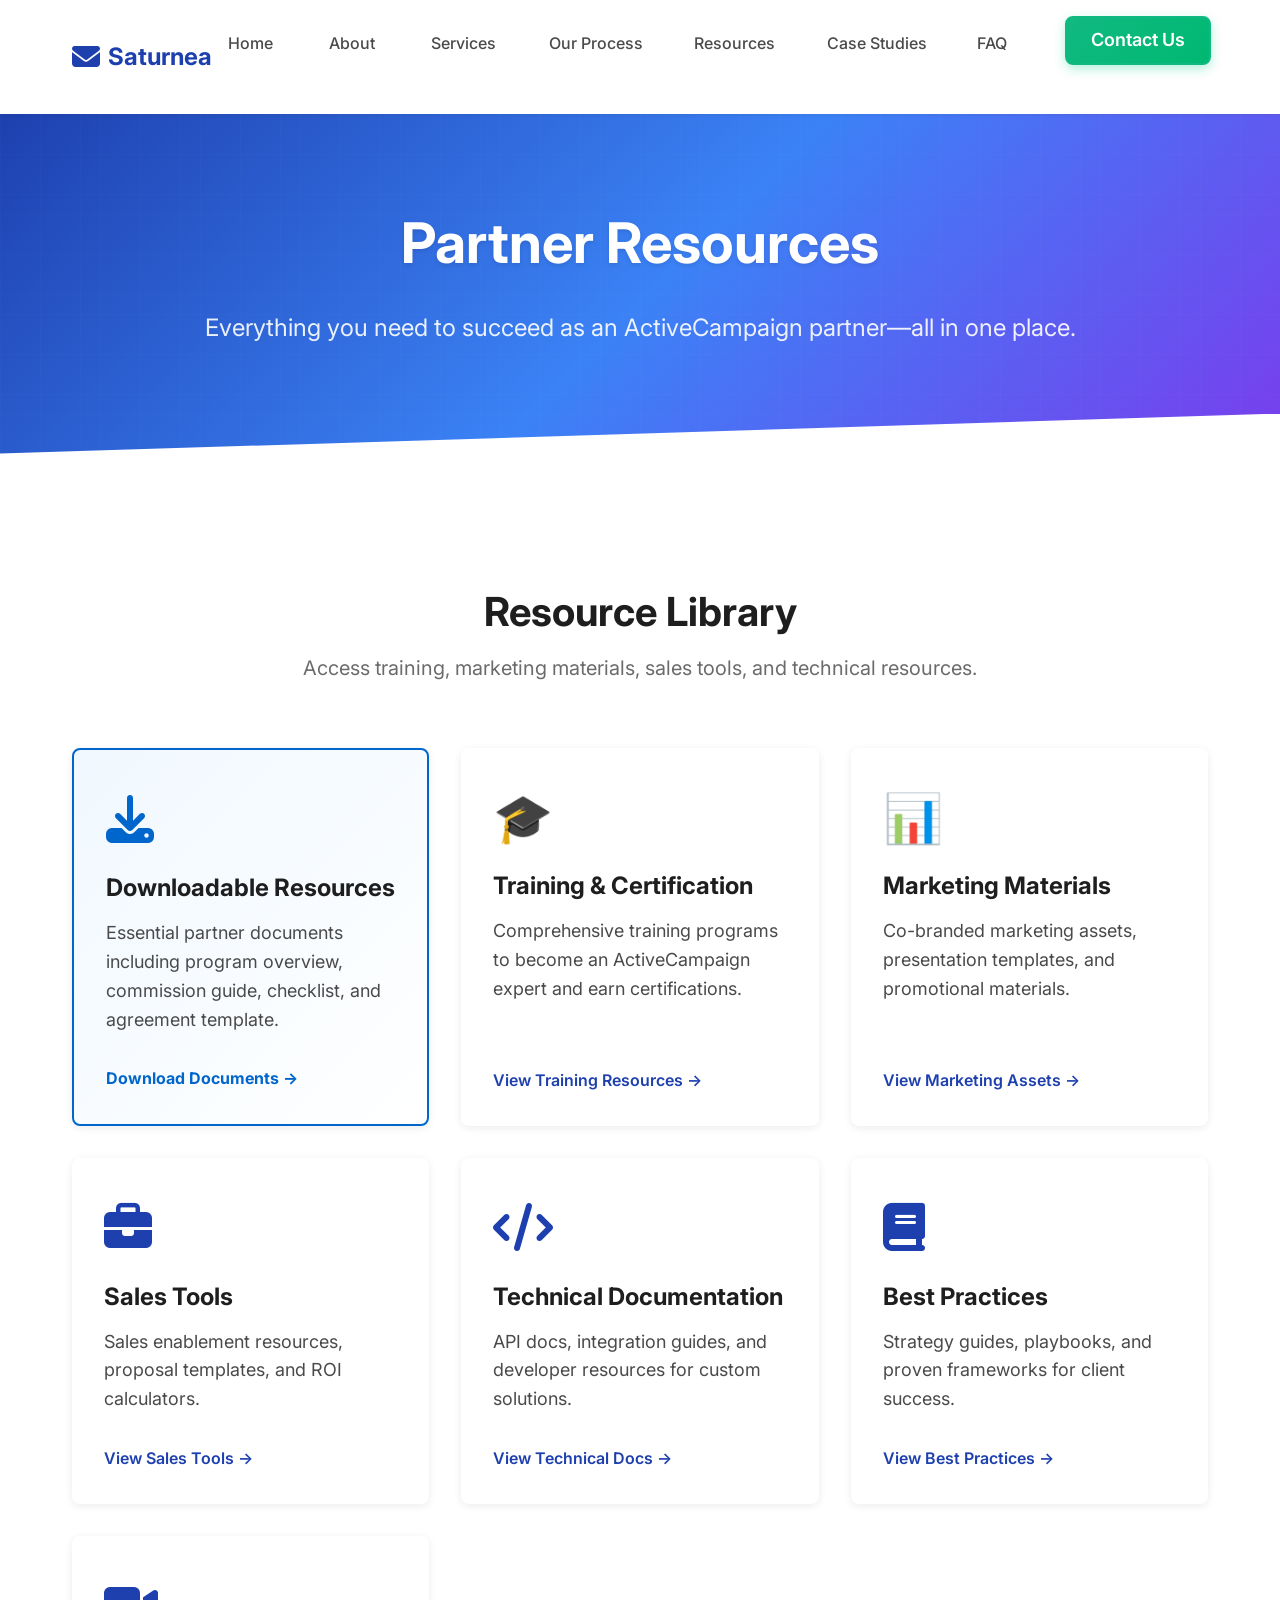
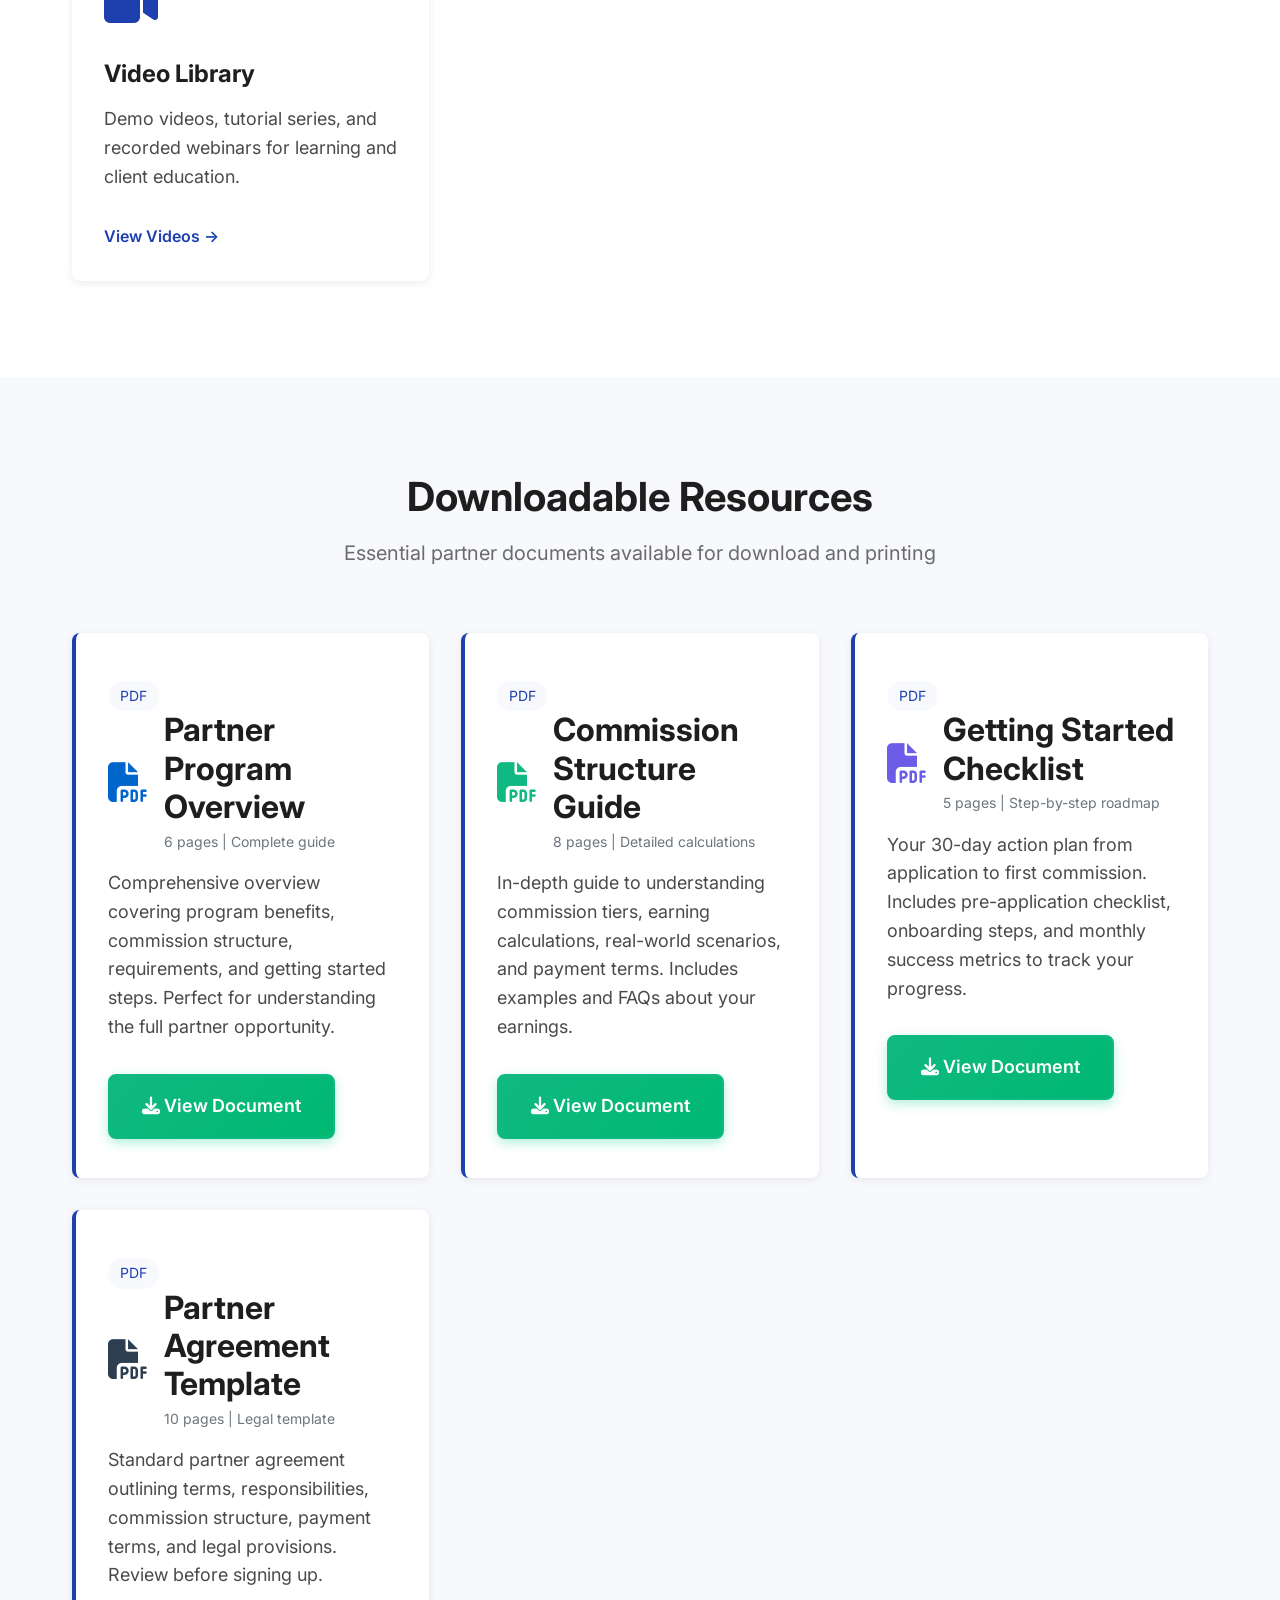
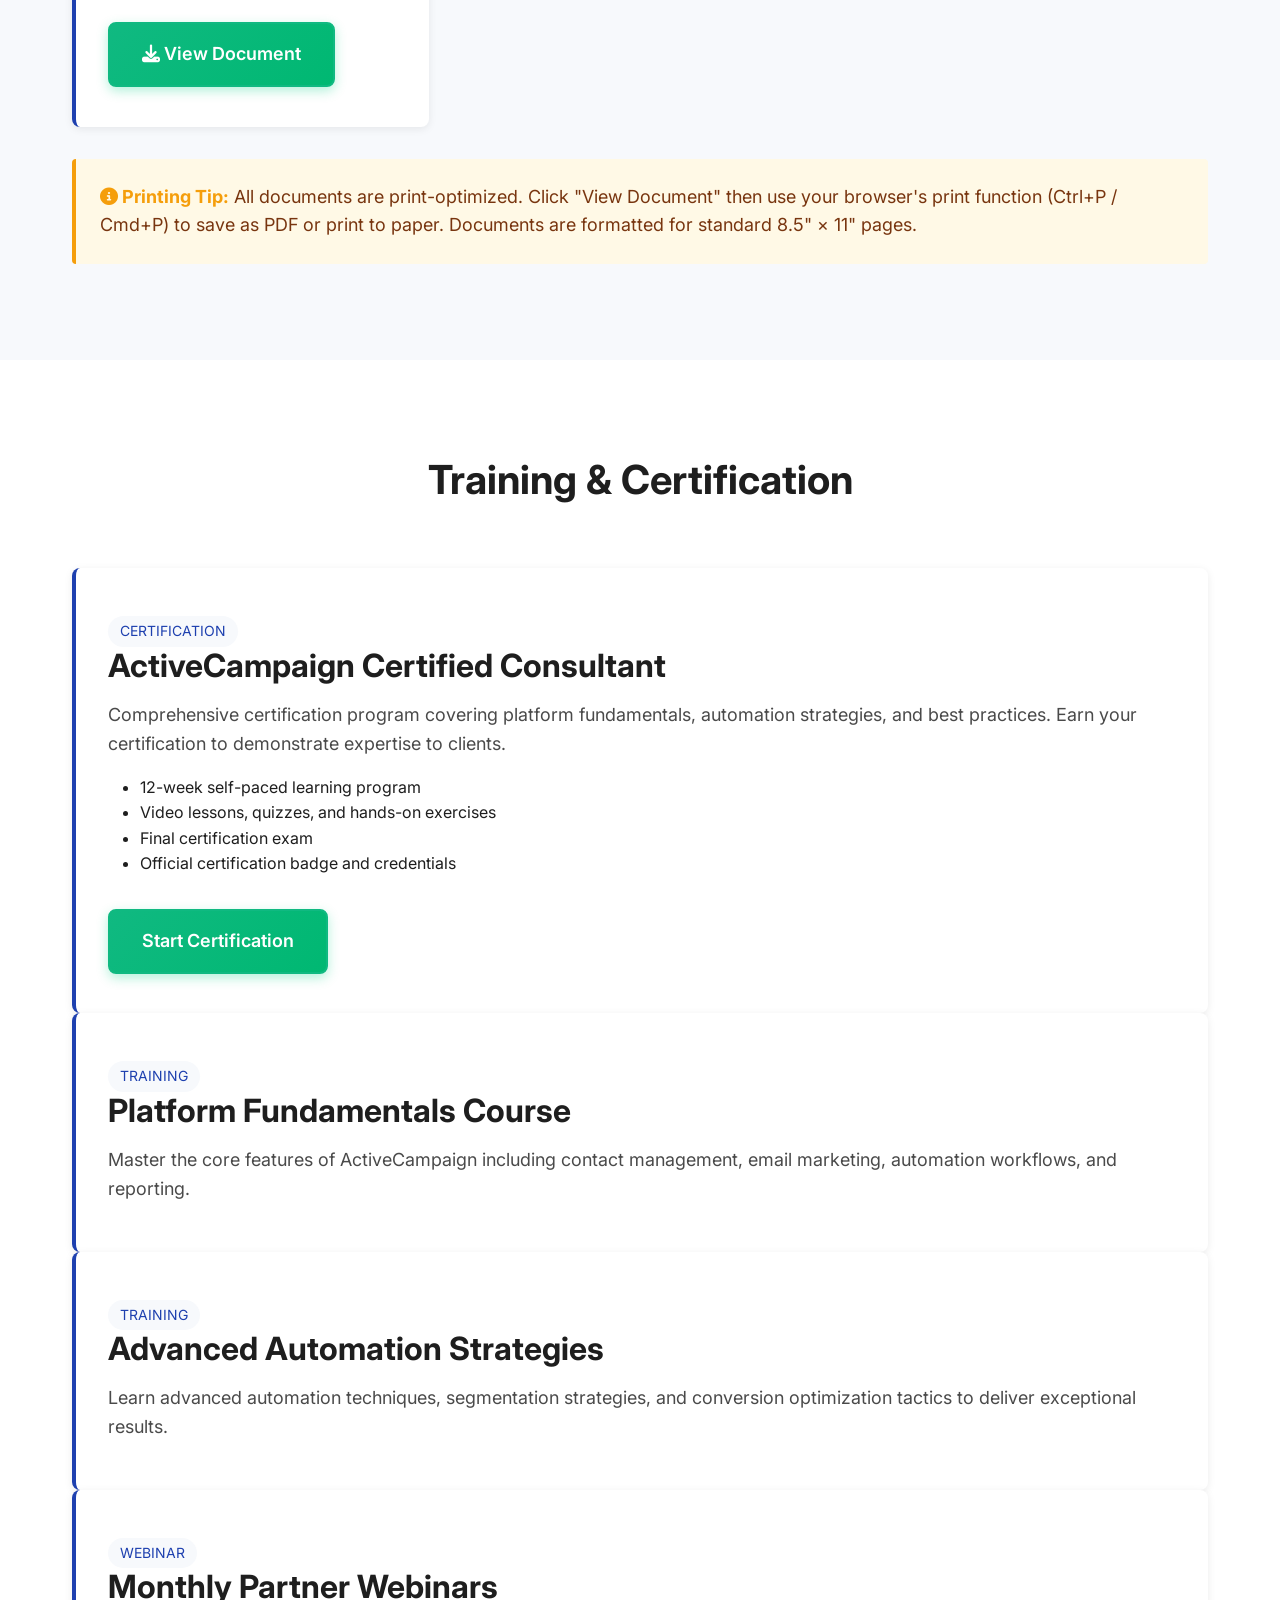
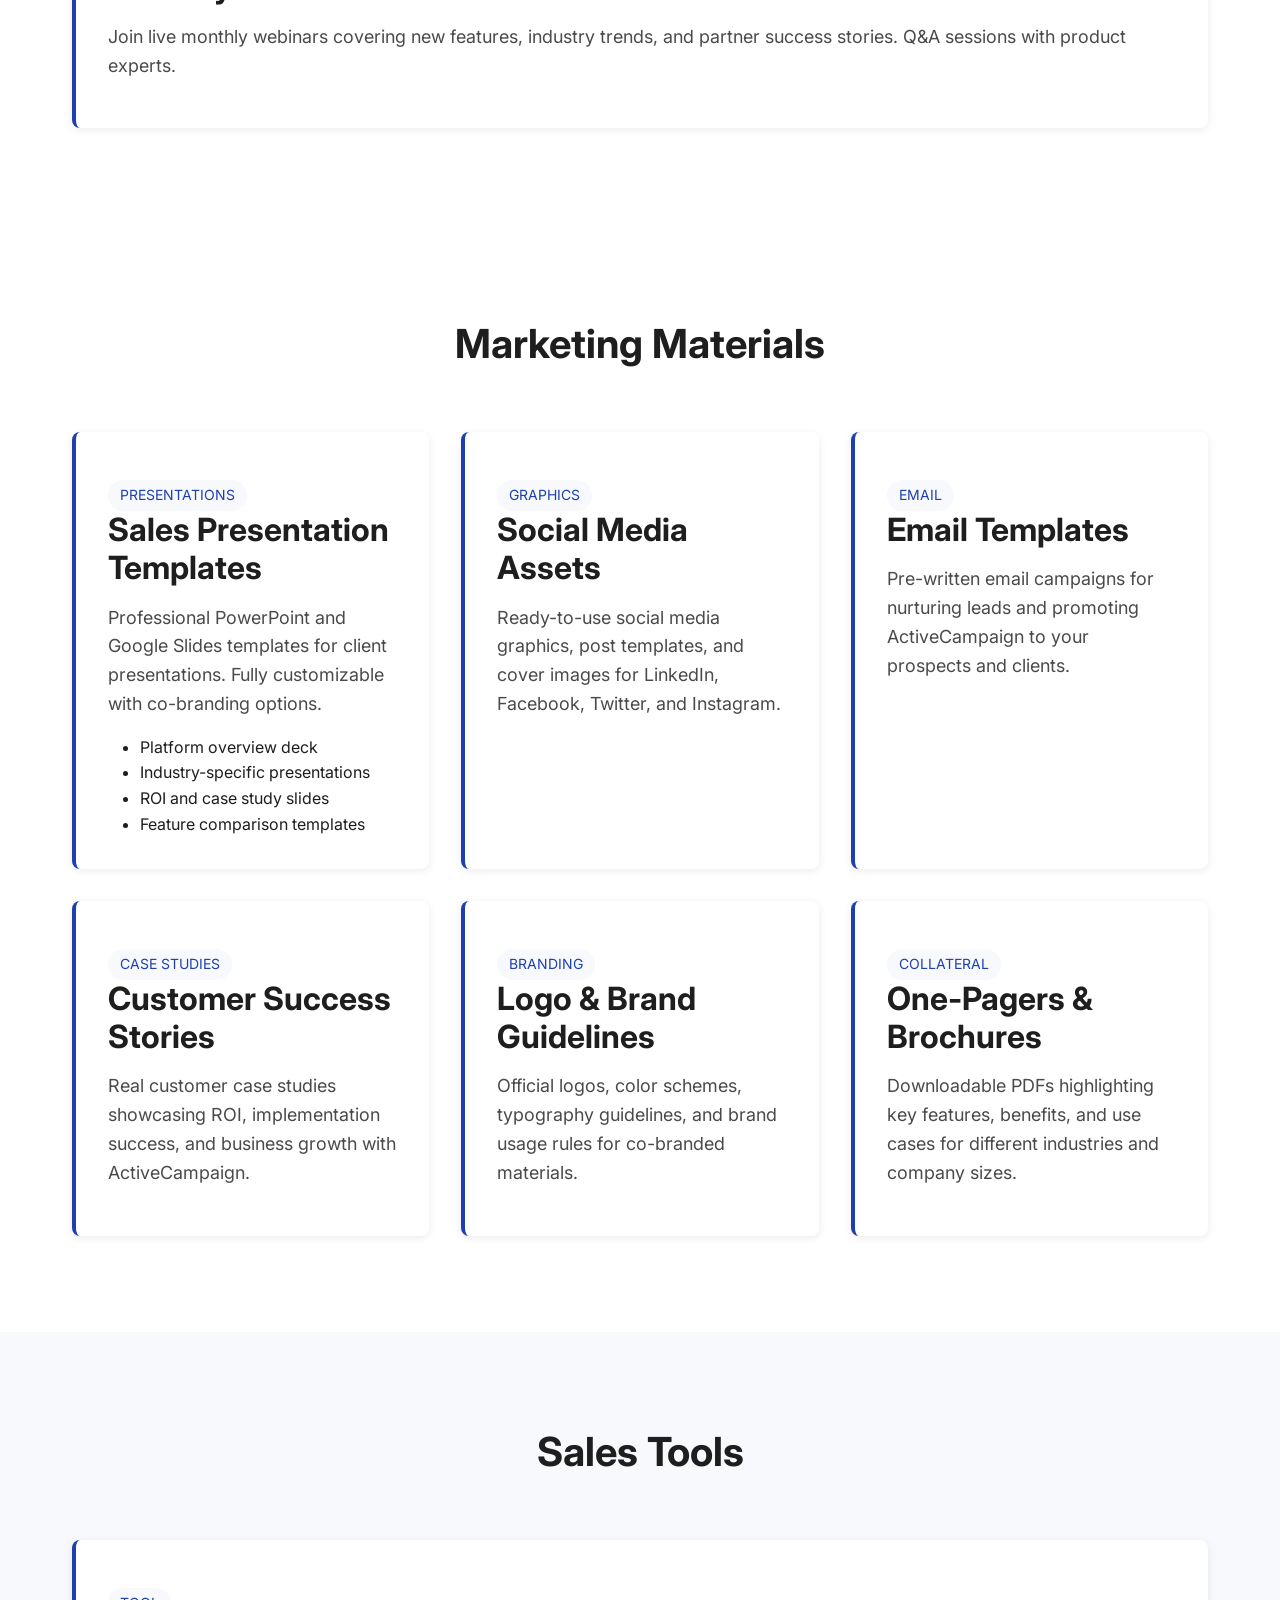
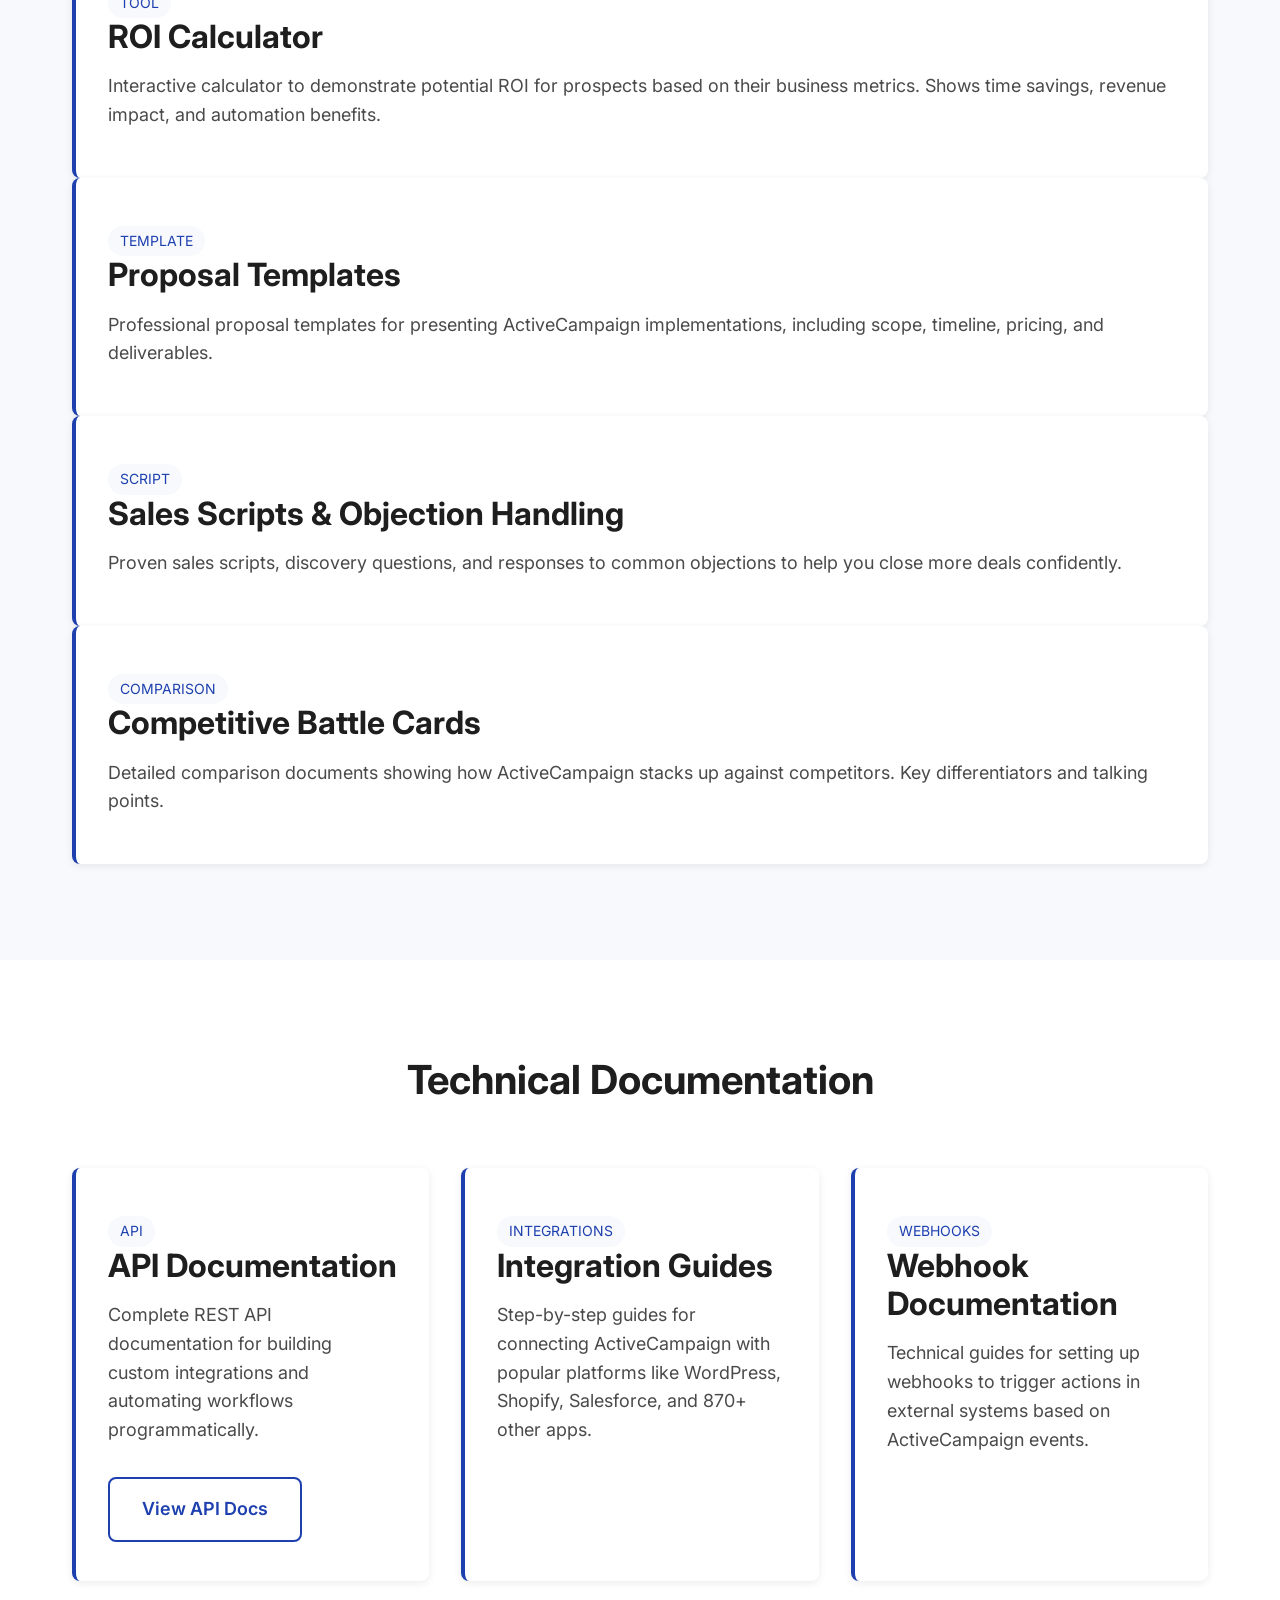
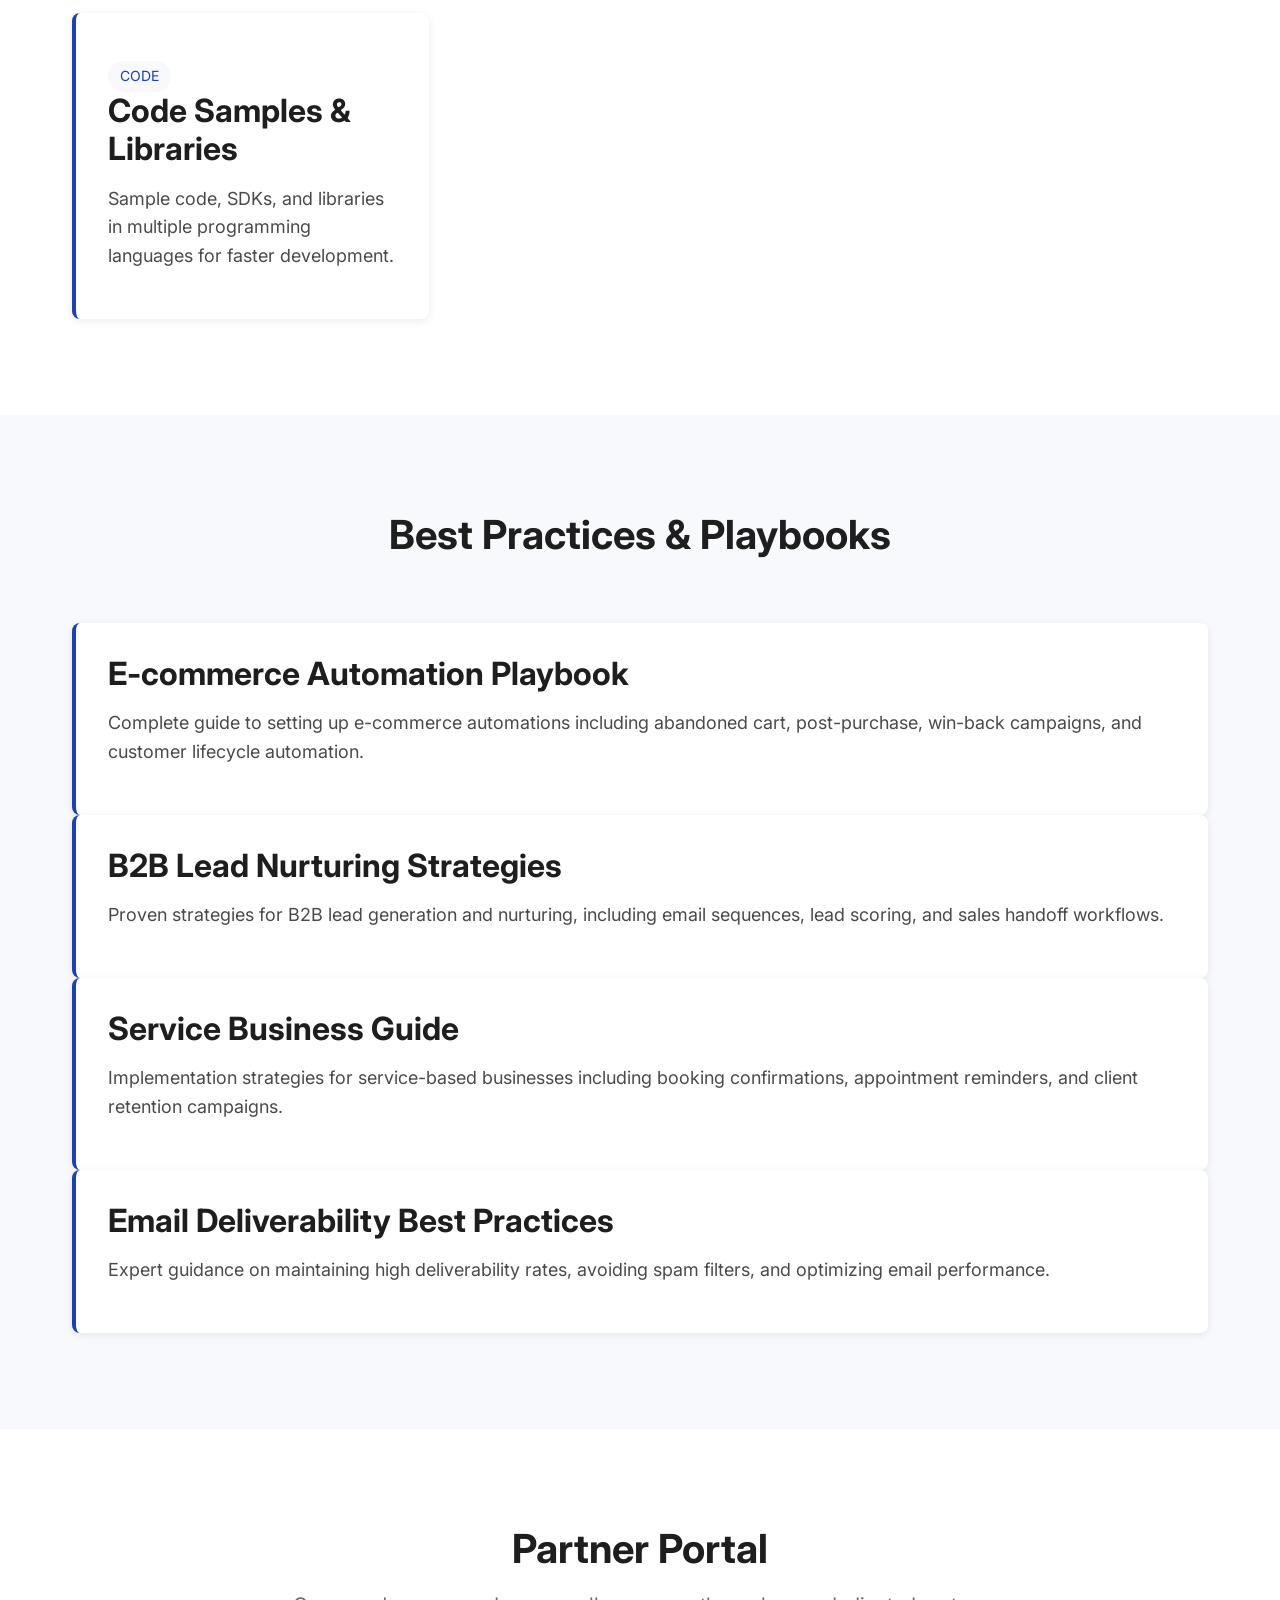
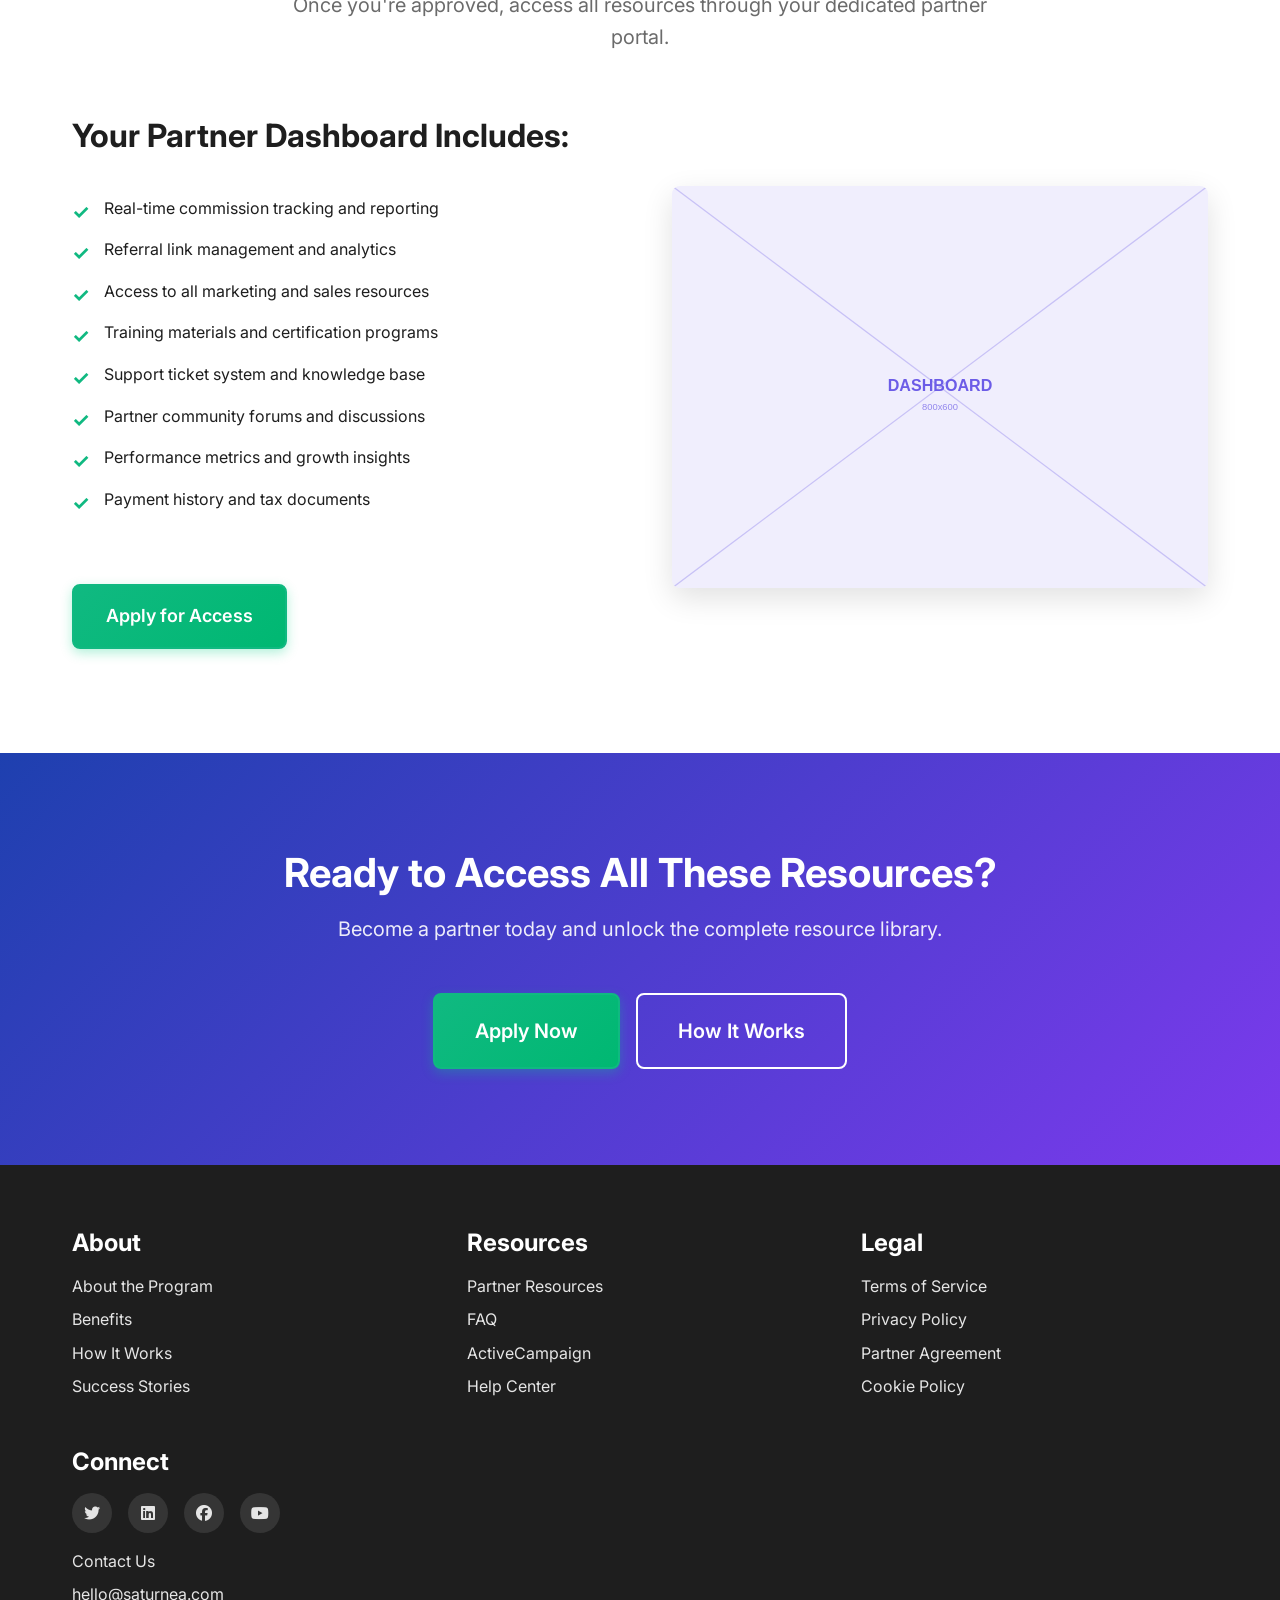
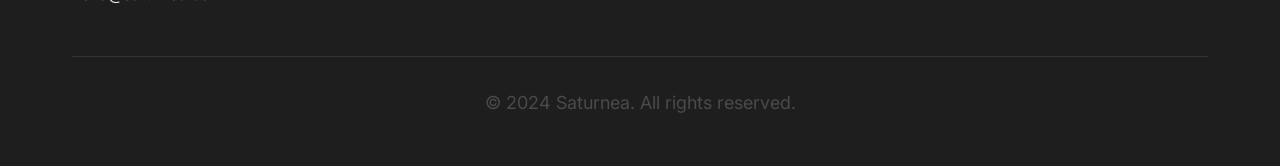
<file: resources.html>
<!DOCTYPE html>
<html lang="en">
<head>
  <meta charset="UTF-8">
  <meta name="viewport" content="width=device-width, initial-scale=1.0">
  
  <!-- Google Fonts -->
  <link rel="preconnect" href="https://fonts.googleapis.com">
  <link rel="preconnect" href="https://fonts.gstatic.com" crossorigin>
  <link href="https://fonts.googleapis.com/css2?family=Inter:wght@400;500;600;700;800&display=swap" rel="stylesheet">
  <meta name="description" content="Access partner resources including training, marketing materials, sales tools, and technical documentation.">
  <title>Resources - Email Marketing Guides | Saturnea</title>
  <link rel="icon" type="image/svg+xml" href="assets/images/icons/favicon.svg">
  <link rel="apple-touch-icon" sizes="180x180" href="assets/images/icons/apple-touch-icon.svg">
  <meta name="theme-color" content="#1E40AF">

  <!-- Font Awesome Icons -->
  <link rel="stylesheet" href="https://cdnjs.cloudflare.com/ajax/libs/font-awesome/6.4.2/css/all.min.css" integrity="sha512-z3gLpd7yknf1YoNbCzqRKc4qyor8gaKU1qmn+CShxbuBusANI9QpRohGBreCFkKxLhei6S9CQXFEbbKuqLg0DA==" crossorigin="anonymous" referrerpolicy="no-referrer" />

  <link rel="stylesheet" href="css/main.css">
  <link rel="stylesheet" href="css/components.css">
  <link rel="stylesheet" href="css/responsive.css">
</head>
<body>

  <!-- Navigation -->
  <nav class="navbar">
    <div class="nav-container">
      <a href="index.html" class="nav-logo">
        <i class="fas fa-envelope" style="font-size: 1.75rem;" aria-hidden="true"></i>
        <span>Saturnea</span>
      </a>

      <ul class="nav-menu">
        <li><a href="index.html" class="nav-link">Home</a></li>
        <li><a href="about.html" class="nav-link">About</a></li>
        <li><a href="benefits.html" class="nav-link">Services</a></li>
        <li><a href="how-it-works.html" class="nav-link">Our Process</a></li>
        <li><a href="resources.html" class="nav-link">Resources</a></li>
        <li><a href="success-stories.html" class="nav-link">Case Studies</a></li>
        <li><a href="faq.html" class="nav-link">FAQ</a></li>
        <li><a href="apply.html" class="nav-link"><span class="btn btn-primary" style="padding: 0.5rem 1.5rem;">Contact Us</span></a></li>
      </ul>

      <button class="nav-toggle" aria-label="Toggle navigation">
        <i class="fas fa-bars" style="font-size: 1.5rem;" aria-hidden="true"></i>
      </button>
    </div>
  </nav>

  <!-- Hero Section -->
  <section class="hero">
    <div class="container">
      <div class="hero-content">
        <h1>Partner Resources</h1>
        <p>Everything you need to succeed as an ActiveCampaign partner—all in one place.</p>
      </div>
    </div>
  </section>

  <!-- Resource Categories -->
  <section>
    <div class="container">
      <div class="section-header">
        <h2 class="section-title">Resource Library</h2>
        <p class="section-subtitle">Access training, marketing materials, sales tools, and technical resources.</p>
      </div>

      <div class="grid grid-3">
        <div class="card" style="border: 2px solid #0066CC; background: linear-gradient(135deg, #F0F8FF 0%, #FFFFFF 100%);">
          <div class="card-icon"><i class="fas fa-download" style="color: #0066CC;" aria-hidden="true"></i></div>
          <h3 class="card-title">Downloadable Resources</h3>
          <p class="card-text">Essential partner documents including program overview, commission guide, checklist, and agreement template.</p>
          <a href="#downloads" class="card-link" style="color: #0066CC; font-weight: 700;">Download Documents →</a>
        </div>

        <div class="card">
          <div class="card-icon">🎓</div>
          <h3 class="card-title">Training & Certification</h3>
          <p class="card-text">Comprehensive training programs to become an ActiveCampaign expert and earn certifications.</p>
          <a href="#training" class="card-link">View Training Resources →</a>
        </div>

        <div class="card">
          <div class="card-icon">📊</div>
          <h3 class="card-title">Marketing Materials</h3>
          <p class="card-text">Co-branded marketing assets, presentation templates, and promotional materials.</p>
          <a href="#marketing" class="card-link">View Marketing Assets →</a>
        </div>

        <div class="card">
          <div class="card-icon"><i class="fas fa-briefcase" aria-hidden="true"></i></div>
          <h3 class="card-title">Sales Tools</h3>
          <p class="card-text">Sales enablement resources, proposal templates, and ROI calculators.</p>
          <a href="#sales" class="card-link">View Sales Tools →</a>
        </div>

        <div class="card">
          <div class="card-icon"><i class="fas fa-code" aria-hidden="true"></i></div>
          <h3 class="card-title">Technical Documentation</h3>
          <p class="card-text">API docs, integration guides, and developer resources for custom solutions.</p>
          <a href="#technical" class="card-link">View Technical Docs →</a>
        </div>

        <div class="card">
          <div class="card-icon"><i class="fas fa-book" aria-hidden="true"></i></div>
          <h3 class="card-title">Best Practices</h3>
          <p class="card-text">Strategy guides, playbooks, and proven frameworks for client success.</p>
          <a href="#best-practices" class="card-link">View Best Practices →</a>
        </div>

        <div class="card">
          <div class="card-icon"><i class="fas fa-video" aria-hidden="true"></i></div>
          <h3 class="card-title">Video Library</h3>
          <p class="card-text">Demo videos, tutorial series, and recorded webinars for learning and client education.</p>
          <a href="#videos" class="card-link">View Videos →</a>
        </div>
      </div>
    </div>
  </section>

  <!-- Downloadable Resources -->
  <section class="bg-light" id="downloads">
    <div class="container">
      <div class="section-header">
        <h2 class="section-title">Downloadable Resources</h2>
        <p class="section-subtitle">Essential partner documents available for download and printing</p>
      </div>

      <div class="grid grid-2">
        <div class="resource-card">
          <span class="resource-tag">PDF</span>
          <div style="display: flex; align-items: center; gap: 1rem; margin-bottom: 1rem;">
            <i class="fas fa-file-pdf" style="font-size: 2.5rem; color: #0066CC;" aria-hidden="true"></i>
            <div>
              <h3 style="margin: 0;">Partner Program Overview</h3>
              <p style="margin: 0.25rem 0 0 0; font-size: 0.875rem; color: #6C757D;">6 pages | Complete guide</p>
            </div>
          </div>
          <p>Comprehensive overview covering program benefits, commission structure, requirements, and getting started steps. Perfect for understanding the full partner opportunity.</p>
          <a href="assets/downloads/partner-program-overview.html" target="_blank" class="btn btn-primary mt-2">
            <i class="fas fa-download" aria-hidden="true"></i> View Document
          </a>
        </div>

        <div class="resource-card">
          <span class="resource-tag">PDF</span>
          <div style="display: flex; align-items: center; gap: 1rem; margin-bottom: 1rem;">
            <i class="fas fa-file-pdf" style="font-size: 2.5rem; color: #10B981;" aria-hidden="true"></i>
            <div>
              <h3 style="margin: 0;">Commission Structure Guide</h3>
              <p style="margin: 0.25rem 0 0 0; font-size: 0.875rem; color: #6C757D;">8 pages | Detailed calculations</p>
            </div>
          </div>
          <p>In-depth guide to understanding commission tiers, earning calculations, real-world scenarios, and payment terms. Includes examples and FAQs about your earnings.</p>
          <a href="assets/downloads/commission-structure-guide.html" target="_blank" class="btn btn-primary mt-2">
            <i class="fas fa-download" aria-hidden="true"></i> View Document
          </a>
        </div>

        <div class="resource-card">
          <span class="resource-tag">PDF</span>
          <div style="display: flex; align-items: center; gap: 1rem; margin-bottom: 1rem;">
            <i class="fas fa-file-pdf" style="font-size: 2.5rem; color: #6C5CE7;" aria-hidden="true"></i>
            <div>
              <h3 style="margin: 0;">Getting Started Checklist</h3>
              <p style="margin: 0.25rem 0 0 0; font-size: 0.875rem; color: #6C757D;">5 pages | Step-by-step roadmap</p>
            </div>
          </div>
          <p>Your 30-day action plan from application to first commission. Includes pre-application checklist, onboarding steps, and monthly success metrics to track your progress.</p>
          <a href="assets/downloads/getting-started-checklist.html" target="_blank" class="btn btn-primary mt-2">
            <i class="fas fa-download" aria-hidden="true"></i> View Document
          </a>
        </div>

        <div class="resource-card">
          <span class="resource-tag">PDF</span>
          <div style="display: flex; align-items: center; gap: 1rem; margin-bottom: 1rem;">
            <i class="fas fa-file-pdf" style="font-size: 2.5rem; color: #2C3E50;" aria-hidden="true"></i>
            <div>
              <h3 style="margin: 0;">Partner Agreement Template</h3>
              <p style="margin: 0.25rem 0 0 0; font-size: 0.875rem; color: #6C757D;">10 pages | Legal template</p>
            </div>
          </div>
          <p>Standard partner agreement outlining terms, responsibilities, commission structure, payment terms, and legal provisions. Review before signing up.</p>
          <a href="assets/downloads/partner-agreement-template.html" target="_blank" class="btn btn-primary mt-2">
            <i class="fas fa-download" aria-hidden="true"></i> View Document
          </a>
        </div>
      </div>

      <div style="background: #FFF9E6; border-left: 4px solid #F59E0B; padding: 1.5rem; margin-top: 2rem; border-radius: 4px;">
        <p style="margin: 0; color: #78350F;">
          <strong style="color: #F59E0B;"><i class="fas fa-info-circle" aria-hidden="true"></i> Printing Tip:</strong>
          All documents are print-optimized. Click "View Document" then use your browser's print function (Ctrl+P / Cmd+P)
          to save as PDF or print to paper. Documents are formatted for standard 8.5" × 11" pages.
        </p>
      </div>
    </div>
  </section>

  <!-- Training & Certification -->
  <section id="training">
    <div class="container">
      <div class="section-header">
        <h2 class="section-title">Training & Certification</h2>
      </div>

      <div class="resource-card">
        <span class="resource-tag">CERTIFICATION</span>
        <h3>ActiveCampaign Certified Consultant</h3>
        <p>Comprehensive certification program covering platform fundamentals, automation strategies, and best practices. Earn your certification to demonstrate expertise to clients.</p>
        <ul style="list-style: disc; margin-left: 2rem; margin-top: 1rem;">
          <li>12-week self-paced learning program</li>
          <li>Video lessons, quizzes, and hands-on exercises</li>
          <li>Final certification exam</li>
          <li>Official certification badge and credentials</li>
        </ul>
        <a href="https://www.activecampaign.com/learn" target="_blank" class="btn btn-primary mt-3">Start Certification</a>
      </div>

      <div class="resource-card">
        <span class="resource-tag">TRAINING</span>
        <h3>Platform Fundamentals Course</h3>
        <p>Master the core features of ActiveCampaign including contact management, email marketing, automation workflows, and reporting.</p>
      </div>

      <div class="resource-card">
        <span class="resource-tag">TRAINING</span>
        <h3>Advanced Automation Strategies</h3>
        <p>Learn advanced automation techniques, segmentation strategies, and conversion optimization tactics to deliver exceptional results.</p>
      </div>

      <div class="resource-card">
        <span class="resource-tag">WEBINAR</span>
        <h3>Monthly Partner Webinars</h3>
        <p>Join live monthly webinars covering new features, industry trends, and partner success stories. Q&A sessions with product experts.</p>
      </div>
    </div>
  </section>

  <!-- Marketing Materials -->
  <section id="marketing">
    <div class="container">
      <div class="section-header">
        <h2 class="section-title">Marketing Materials</h2>
      </div>

      <div class="grid grid-2">
        <div class="resource-card">
          <span class="resource-tag">PRESENTATIONS</span>
          <h3>Sales Presentation Templates</h3>
          <p>Professional PowerPoint and Google Slides templates for client presentations. Fully customizable with co-branding options.</p>
          <ul style="list-style: disc; margin-left: 2rem; margin-top: 0.5rem;">
            <li>Platform overview deck</li>
            <li>Industry-specific presentations</li>
            <li>ROI and case study slides</li>
            <li>Feature comparison templates</li>
          </ul>
        </div>

        <div class="resource-card">
          <span class="resource-tag">GRAPHICS</span>
          <h3>Social Media Assets</h3>
          <p>Ready-to-use social media graphics, post templates, and cover images for LinkedIn, Facebook, Twitter, and Instagram.</p>
        </div>

        <div class="resource-card">
          <span class="resource-tag">EMAIL</span>
          <h3>Email Templates</h3>
          <p>Pre-written email campaigns for nurturing leads and promoting ActiveCampaign to your prospects and clients.</p>
        </div>

        <div class="resource-card">
          <span class="resource-tag">CASE STUDIES</span>
          <h3>Customer Success Stories</h3>
          <p>Real customer case studies showcasing ROI, implementation success, and business growth with ActiveCampaign.</p>
        </div>

        <div class="resource-card">
          <span class="resource-tag">BRANDING</span>
          <h3>Logo & Brand Guidelines</h3>
          <p>Official logos, color schemes, typography guidelines, and brand usage rules for co-branded materials.</p>
        </div>

        <div class="resource-card">
          <span class="resource-tag">COLLATERAL</span>
          <h3>One-Pagers & Brochures</h3>
          <p>Downloadable PDFs highlighting key features, benefits, and use cases for different industries and company sizes.</p>
        </div>
      </div>
    </div>
  </section>

  <!-- Sales Tools -->
  <section class="bg-light" id="sales">
    <div class="container">
      <div class="section-header">
        <h2 class="section-title">Sales Tools</h2>
      </div>

      <div class="resource-card">
        <span class="resource-tag">TOOL</span>
        <h3>ROI Calculator</h3>
        <p>Interactive calculator to demonstrate potential ROI for prospects based on their business metrics. Shows time savings, revenue impact, and automation benefits.</p>
      </div>

      <div class="resource-card">
        <span class="resource-tag">TEMPLATE</span>
        <h3>Proposal Templates</h3>
        <p>Professional proposal templates for presenting ActiveCampaign implementations, including scope, timeline, pricing, and deliverables.</p>
      </div>

      <div class="resource-card">
        <span class="resource-tag">SCRIPT</span>
        <h3>Sales Scripts & Objection Handling</h3>
        <p>Proven sales scripts, discovery questions, and responses to common objections to help you close more deals confidently.</p>
      </div>

      <div class="resource-card">
        <span class="resource-tag">COMPARISON</span>
        <h3>Competitive Battle Cards</h3>
        <p>Detailed comparison documents showing how ActiveCampaign stacks up against competitors. Key differentiators and talking points.</p>
      </div>
    </div>
  </section>

  <!-- Technical Documentation -->
  <section id="technical">
    <div class="container">
      <div class="section-header">
        <h2 class="section-title">Technical Documentation</h2>
      </div>

      <div class="grid grid-2">
        <div class="resource-card">
          <span class="resource-tag">API</span>
          <h3>API Documentation</h3>
          <p>Complete REST API documentation for building custom integrations and automating workflows programmatically.</p>
          <a href="https://developers.activecampaign.com" target="_blank" class="btn btn-outline mt-2">View API Docs</a>
        </div>

        <div class="resource-card">
          <span class="resource-tag">INTEGRATIONS</span>
          <h3>Integration Guides</h3>
          <p>Step-by-step guides for connecting ActiveCampaign with popular platforms like WordPress, Shopify, Salesforce, and 870+ other apps.</p>
        </div>

        <div class="resource-card">
          <span class="resource-tag">WEBHOOKS</span>
          <h3>Webhook Documentation</h3>
          <p>Technical guides for setting up webhooks to trigger actions in external systems based on ActiveCampaign events.</p>
        </div>

        <div class="resource-card">
          <span class="resource-tag">CODE</span>
          <h3>Code Samples & Libraries</h3>
          <p>Sample code, SDKs, and libraries in multiple programming languages for faster development.</p>
        </div>
      </div>
    </div>
  </section>

  <!-- Best Practices -->
  <section class="bg-light" id="best-practices">
    <div class="container">
      <div class="section-header">
        <h2 class="section-title">Best Practices & Playbooks</h2>
      </div>

      <div class="resource-card">
        <h3>E-commerce Automation Playbook</h3>
        <p>Complete guide to setting up e-commerce automations including abandoned cart, post-purchase, win-back campaigns, and customer lifecycle automation.</p>
      </div>

      <div class="resource-card">
        <h3>B2B Lead Nurturing Strategies</h3>
        <p>Proven strategies for B2B lead generation and nurturing, including email sequences, lead scoring, and sales handoff workflows.</p>
      </div>

      <div class="resource-card">
        <h3>Service Business Guide</h3>
        <p>Implementation strategies for service-based businesses including booking confirmations, appointment reminders, and client retention campaigns.</p>
      </div>

      <div class="resource-card">
        <h3>Email Deliverability Best Practices</h3>
        <p>Expert guidance on maintaining high deliverability rates, avoiding spam filters, and optimizing email performance.</p>
      </div>
    </div>
  </section>

  <!-- Partner Portal -->
  <section>
    <div class="container">
      <div class="section-header">
        <h2 class="section-title">Partner Portal</h2>
        <p class="section-subtitle">Once you're approved, access all resources through your dedicated partner portal.</p>
      </div>

      <div class="content-section">
        <div class="content-text">
          <h3>Your Partner Dashboard Includes:</h3>
          <ul>
            <li>Real-time commission tracking and reporting</li>
            <li>Referral link management and analytics</li>
            <li>Access to all marketing and sales resources</li>
            <li>Training materials and certification programs</li>
            <li>Support ticket system and knowledge base</li>
            <li>Partner community forums and discussions</li>
            <li>Performance metrics and growth insights</li>
            <li>Payment history and tax documents</li>
          </ul>
          <a href="apply.html" class="btn btn-primary mt-3">Apply for Access</a>
        </div>

        <div class="content-image">
          <img src="assets/images/content/dashboard-preview.svg" alt="Partner portal dashboard preview showing analytics and performance metrics" class="content-img" />
        </div>
      </div>
    </div>
  </section>

  <!-- CTA Section -->
  <section class="cta-section">
    <div class="container">
      <h2>Ready to Access All These Resources?</h2>
      <p>Become a partner today and unlock the complete resource library.</p>
      <div class="btn-group">
        <a href="apply.html" class="btn btn-primary btn-large">Apply Now</a>
        <a href="how-it-works.html" class="btn btn-secondary btn-large">How It Works</a>
      </div>
    </div>
  </section>

  <!-- Footer -->
  <footer>
    <div class="container">
      <div class="footer-content">
        <div class="footer-section">
          <h4>About</h4>
          <ul>
            <li><a href="about.html">About the Program</a></li>
            <li><a href="benefits.html">Benefits</a></li>
            <li><a href="how-it-works.html">How It Works</a></li>
            <li><a href="success-stories.html">Success Stories</a></li>
          </ul>
        </div>

        <div class="footer-section">
          <h4>Resources</h4>
          <ul>
            <li><a href="resources.html">Partner Resources</a></li>
            <li><a href="faq.html">FAQ</a></li>
            <li><a href="https://www.activecampaign.com" target="_blank">ActiveCampaign</a></li>
            <li><a href="https://help.activecampaign.com" target="_blank">Help Center</a></li>
          </ul>
        </div>

        <div class="footer-section">
          <h4>Legal</h4>
          <ul>
            <li><a href="legal/terms.html">Terms of Service</a></li>
            <li><a href="legal/privacy.html">Privacy Policy</a></li>
            <li><a href="assets/downloads/partner-agreement-template.html" target="_blank">Partner Agreement</a></li>
            <li><a href="legal/cookies.html">Cookie Policy</a></li>
          </ul>
        </div>

        <div class="footer-section">
          <h4>Connect</h4>
          <div class="social-links">
            <a href="#" class="social-link" aria-label="Twitter"><i class="fab fa-twitter"></i></a>
            <a href="#" class="social-link" aria-label="LinkedIn"><i class="fab fa-linkedin"></i></a>
            <a href="#" class="social-link" aria-label="Facebook"><i class="fab fa-facebook"></i></a>
            <a href="#" class="social-link" aria-label="YouTube"><i class="fab fa-youtube"></i></a>
          </div>
          <ul style="margin-top: 1rem;">
            <li><a href="apply.html">Contact Us</a></li>
            <li><a href="mailto:hello@saturnea.com">hello@saturnea.com</a></li>
          </ul>
        </div>
      </div>

      <div class="footer-bottom">
        <p>&copy; 2024 Saturnea. All rights reserved.</p>
      </div>
    </div>
  </footer>

  <script src="js/main.js"></script>

</body>
</html>
</file>
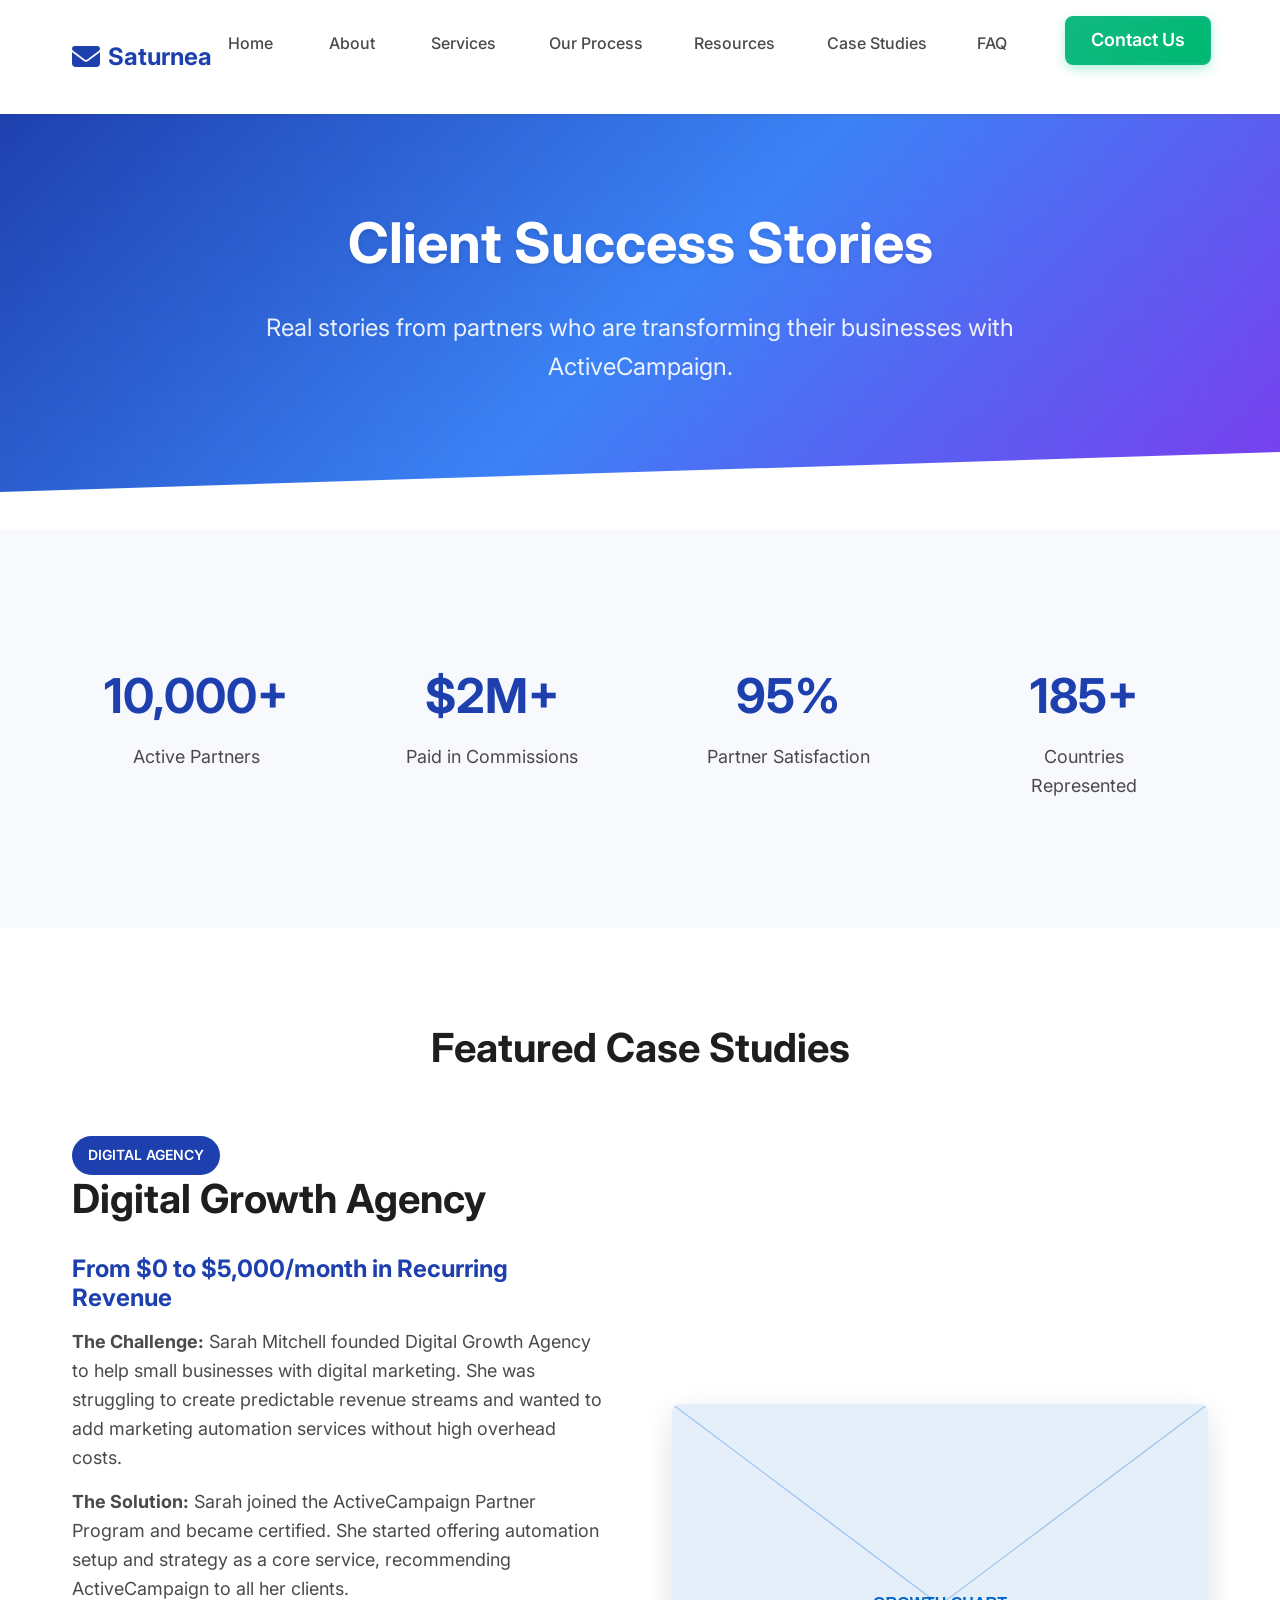
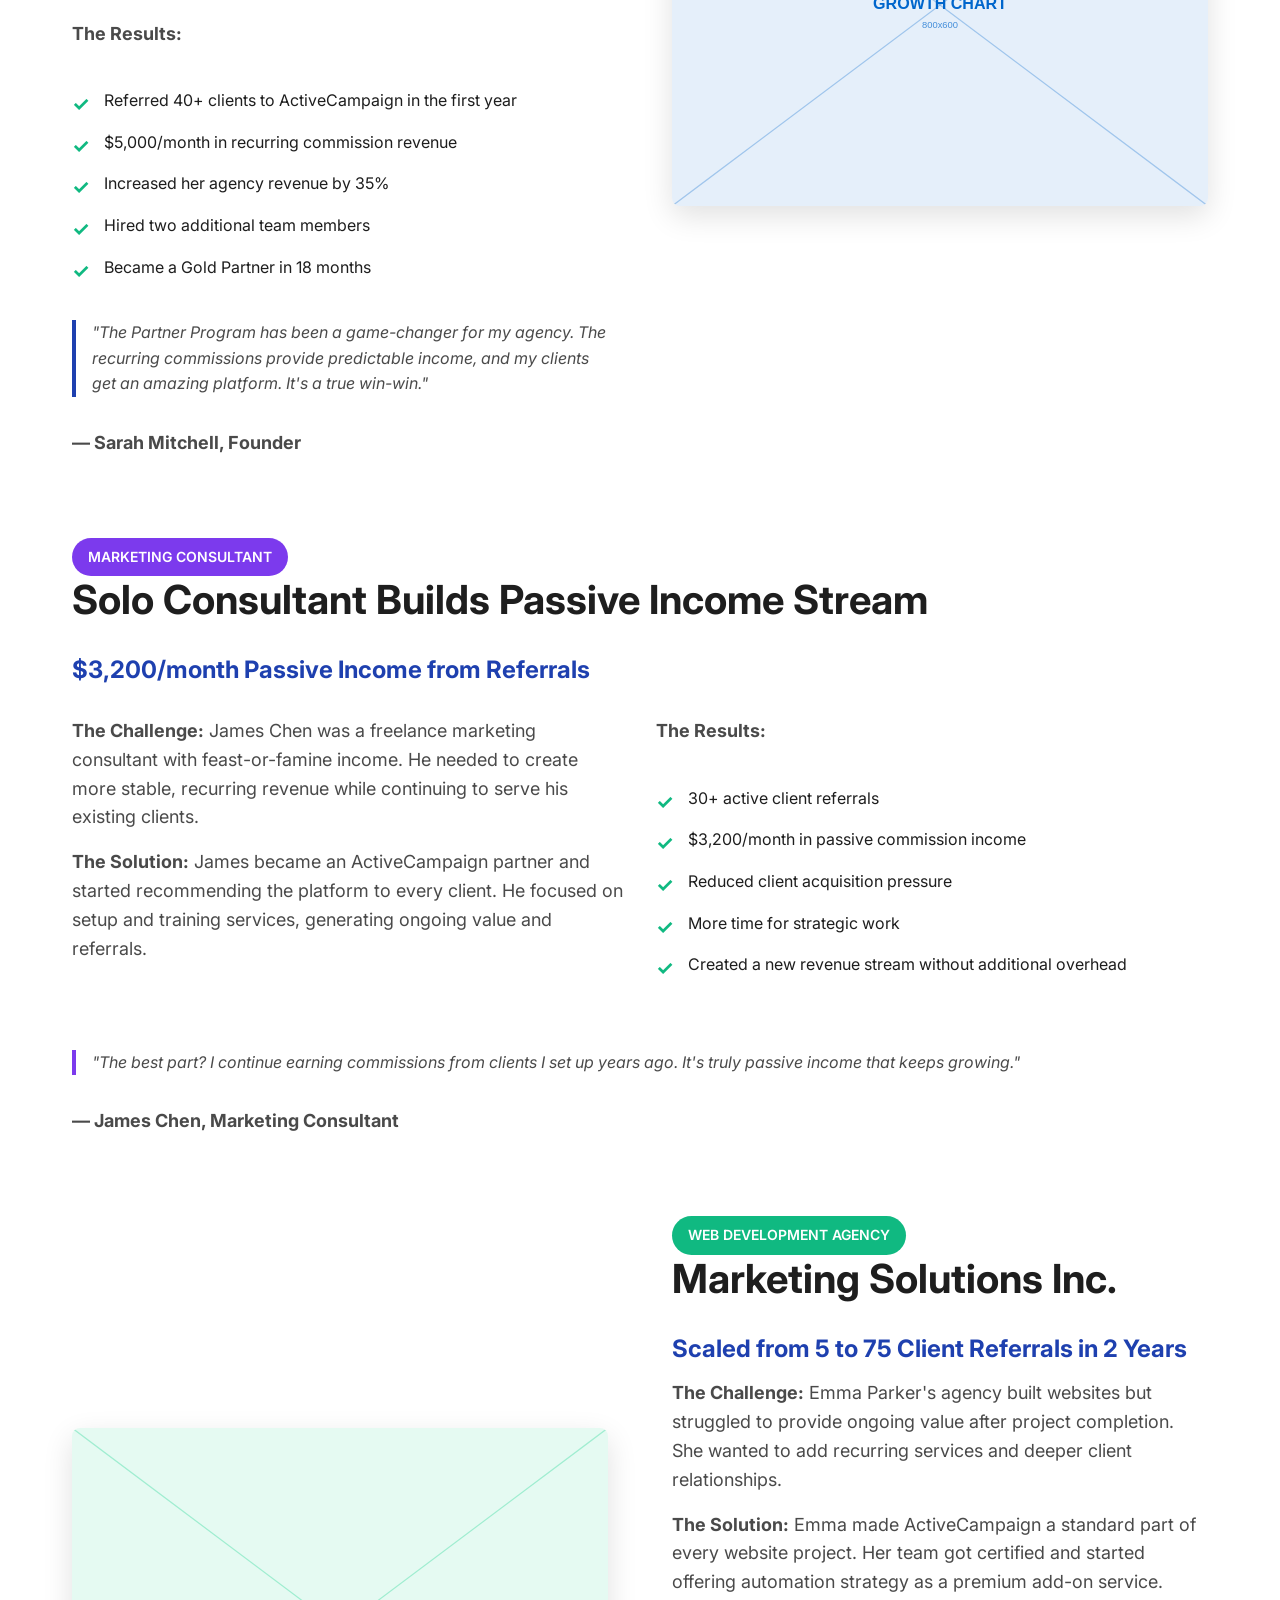
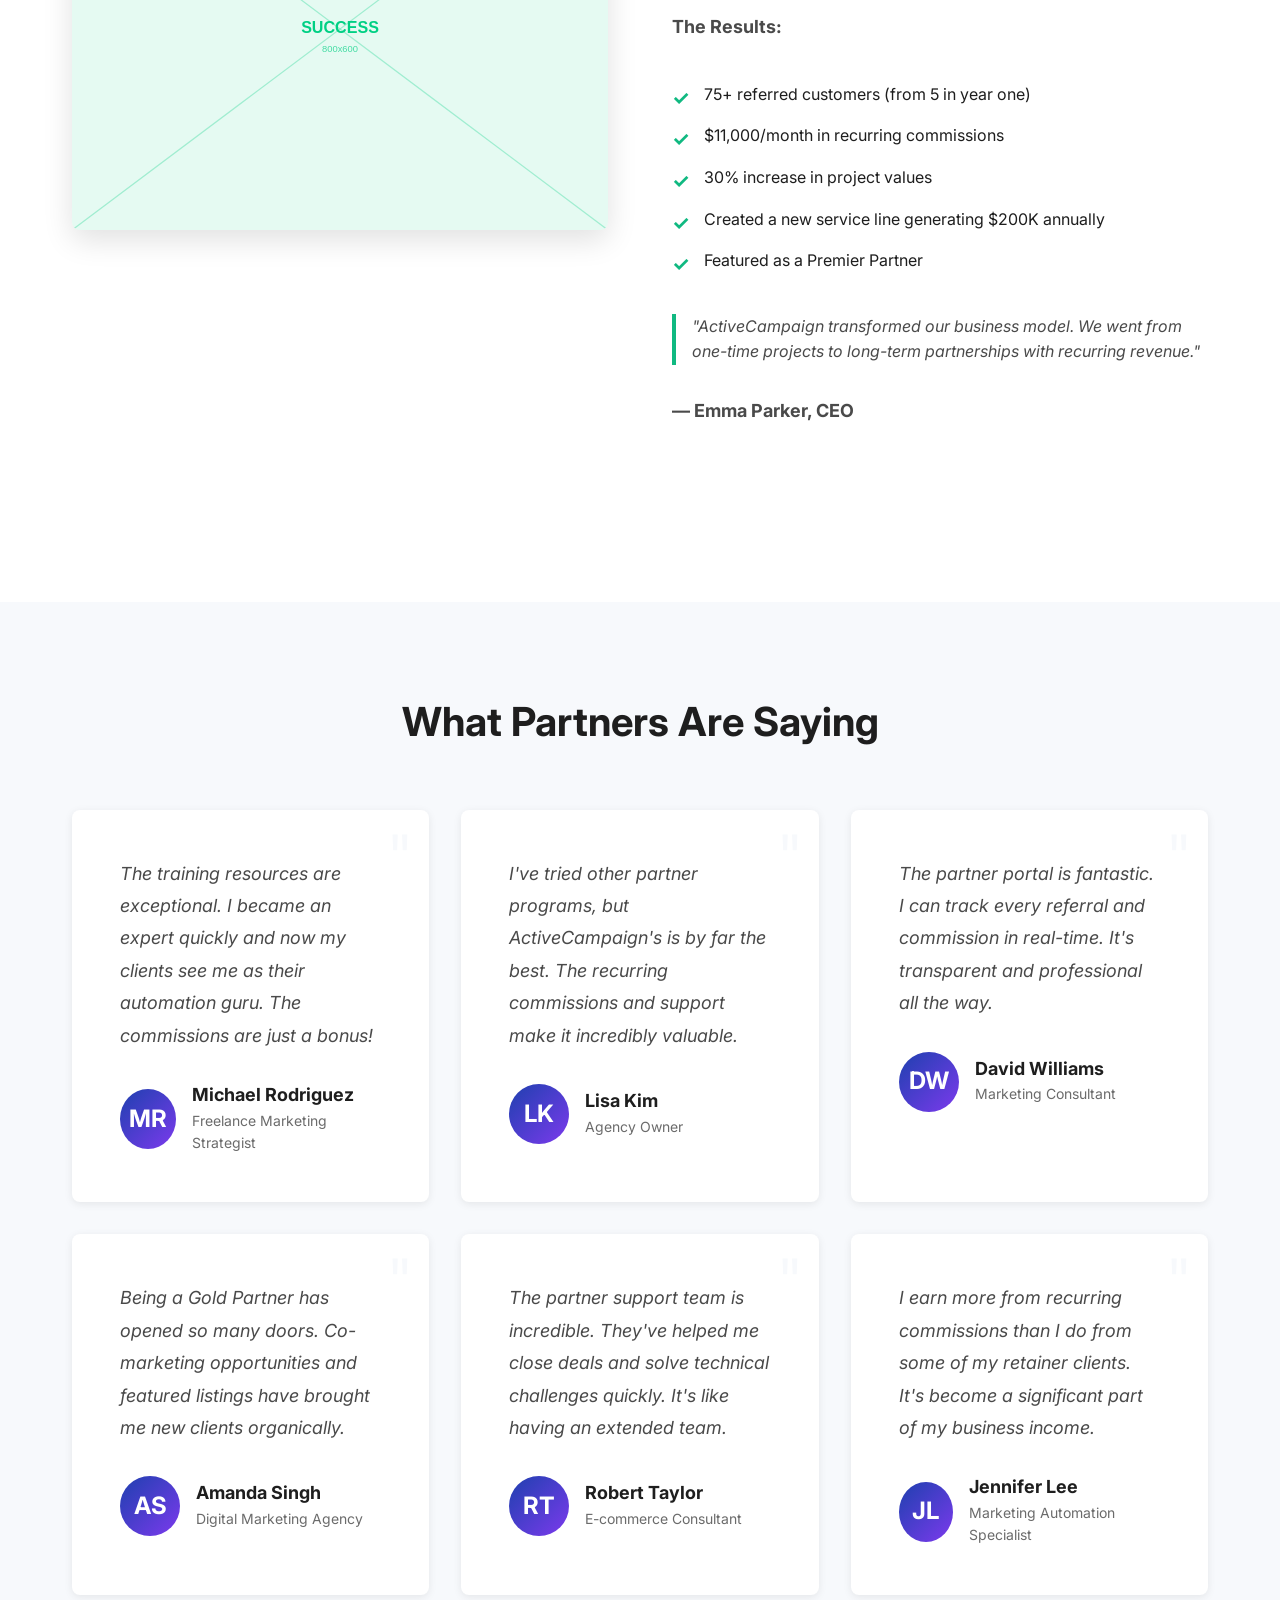
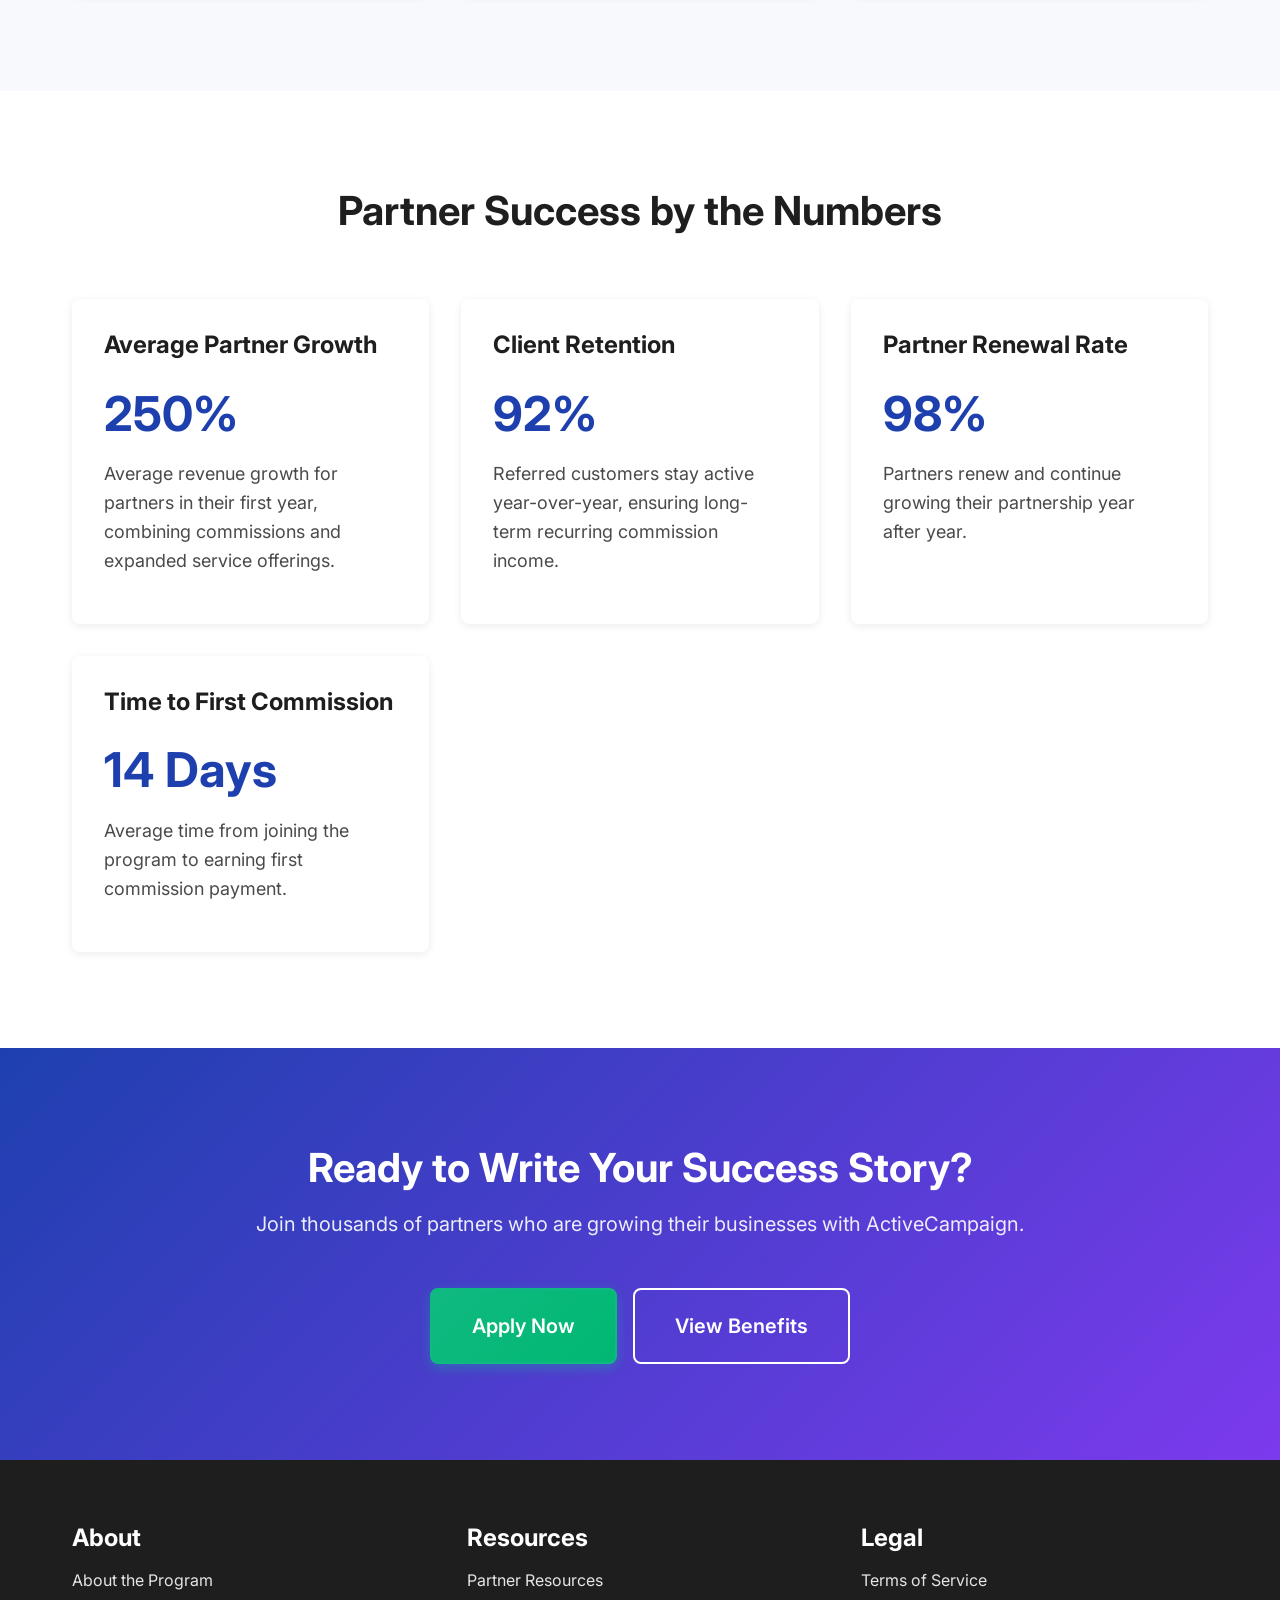
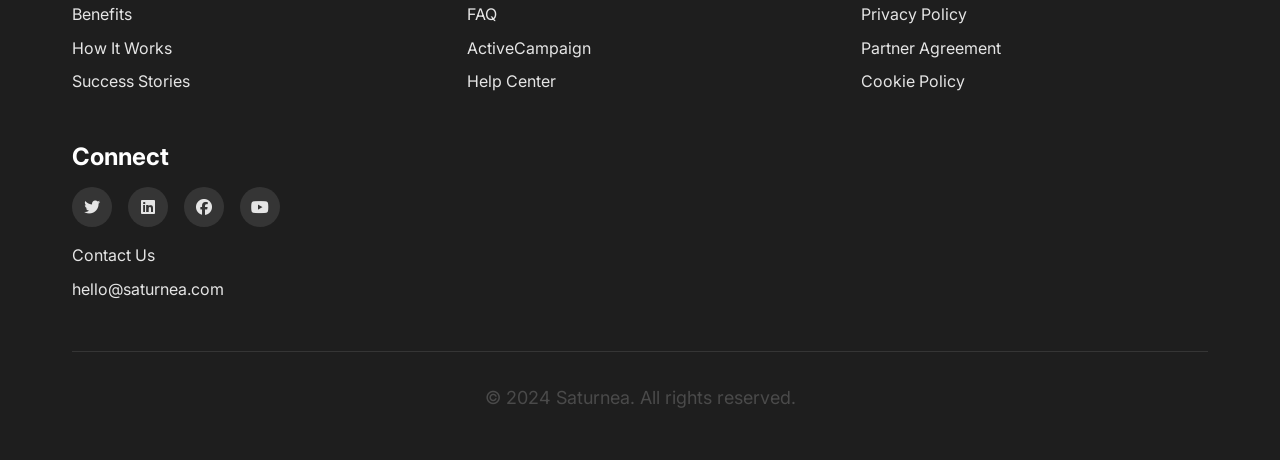
<file: success-stories.html>
<!DOCTYPE html>
<html lang="en">
<head>
  <meta charset="UTF-8">
  <meta name="viewport" content="width=device-width, initial-scale=1.0">
  
  <!-- Google Fonts -->
  <link rel="preconnect" href="https://fonts.googleapis.com">
  <link rel="preconnect" href="https://fonts.gstatic.com" crossorigin>
  <link href="https://fonts.googleapis.com/css2?family=Inter:wght@400;500;600;700;800&display=swap" rel="stylesheet">
  <meta name="description" content="Read success stories from ActiveCampaign partners who are growing their businesses with recurring revenue.">
  <title>Case Studies - Client Success Stories | Saturnea</title>
  <link rel="icon" type="image/svg+xml" href="assets/images/icons/favicon.svg">
  <link rel="apple-touch-icon" sizes="180x180" href="assets/images/icons/apple-touch-icon.svg">
  <meta name="theme-color" content="#1E40AF">

  <!-- Font Awesome Icons -->
  <link rel="stylesheet" href="https://cdnjs.cloudflare.com/ajax/libs/font-awesome/6.4.2/css/all.min.css" integrity="sha512-z3gLpd7yknf1YoNbCzqRKc4qyor8gaKU1qmn+CShxbuBusANI9QpRohGBreCFkKxLhei6S9CQXFEbbKuqLg0DA==" crossorigin="anonymous" referrerpolicy="no-referrer" />

  <link rel="stylesheet" href="css/main.css">
  <link rel="stylesheet" href="css/components.css">
  <link rel="stylesheet" href="css/responsive.css">
</head>
<body>

  <!-- Navigation -->
  <nav class="navbar">
    <div class="nav-container">
      <a href="index.html" class="nav-logo">
        <i class="fas fa-envelope" style="font-size: 1.75rem;" aria-hidden="true"></i>
        <span>Saturnea</span>
      </a>

      <ul class="nav-menu">
        <li><a href="index.html" class="nav-link">Home</a></li>
        <li><a href="about.html" class="nav-link">About</a></li>
        <li><a href="benefits.html" class="nav-link">Services</a></li>
        <li><a href="how-it-works.html" class="nav-link">Our Process</a></li>
        <li><a href="resources.html" class="nav-link">Resources</a></li>
        <li><a href="success-stories.html" class="nav-link">Case Studies</a></li>
        <li><a href="faq.html" class="nav-link">FAQ</a></li>
        <li><a href="apply.html" class="nav-link"><span class="btn btn-primary" style="padding: 0.5rem 1.5rem;">Contact Us</span></a></li>
      </ul>

      <button class="nav-toggle" aria-label="Toggle navigation">
        <i class="fas fa-bars" style="font-size: 1.5rem;" aria-hidden="true"></i>
      </button>
    </div>
  </nav>

  <!-- Hero Section -->
  <section class="hero">
    <div class="container">
      <div class="hero-content">
        <h1>Client Success Stories</h1>
        <p>Real stories from partners who are transforming their businesses with ActiveCampaign.</p>
      </div>
    </div>
  </section>

  <!-- Stats Section -->
  <section class="bg-light">
    <div class="container">
      <div class="stats-grid">
        <div class="stat">
          <span class="stat-number">10,000+</span>
          <span class="stat-label">Active Partners</span>
        </div>
        <div class="stat">
          <span class="stat-number">$2M+</span>
          <span class="stat-label">Paid in Commissions</span>
        </div>
        <div class="stat">
          <span class="stat-number">95%</span>
          <span class="stat-label">Partner Satisfaction</span>
        </div>
        <div class="stat">
          <span class="stat-number">185+</span>
          <span class="stat-label">Countries Represented</span>
        </div>
      </div>
    </div>
  </section>

  <!-- Featured Case Studies -->
  <section>
    <div class="container">
      <div class="section-header">
        <h2 class="section-title">Featured Case Studies</h2>
      </div>

      <!-- Case Study 1 -->
      <div class="content-section" style="margin-bottom: 4rem;">
        <div class="content-text">
          <span class="badge">DIGITAL AGENCY</span>
          <h2>Digital Growth Agency</h2>
          <h4 style="color: var(--primary-color); margin-bottom: 1rem;">From $0 to $5,000/month in Recurring Revenue</h4>

          <p><strong>The Challenge:</strong> Sarah Mitchell founded Digital Growth Agency to help small businesses with digital marketing. She was struggling to create predictable revenue streams and wanted to add marketing automation services without high overhead costs.</p>

          <p><strong>The Solution:</strong> Sarah joined the ActiveCampaign Partner Program and became certified. She started offering automation setup and strategy as a core service, recommending ActiveCampaign to all her clients.</p>

          <p><strong>The Results:</strong></p>
          <ul>
            <li>Referred 40+ clients to ActiveCampaign in the first year</li>
            <li>$5,000/month in recurring commission revenue</li>
            <li>Increased her agency revenue by 35%</li>
            <li>Hired two additional team members</li>
            <li>Became a Gold Partner in 18 months</li>
          </ul>

          <blockquote style="border-left: 4px solid var(--primary-color); padding-left: 1rem; margin: 2rem 0; font-style: italic; color: var(--gray-dark);">
            "The Partner Program has been a game-changer for my agency. The recurring commissions provide predictable income, and my clients get an amazing platform. It's a true win-win."
          </blockquote>

          <p><strong>— Sarah Mitchell, Founder</strong></p>
        </div>

        <div class="content-image">
          <img src="assets/images/content/chart-growth.svg" alt="Business growth chart showing upward revenue trend" class="content-img" />
        </div>
      </div>

      <!-- Case Study 2 -->
      <div class="content-section" style="margin-bottom: 4rem; grid-template-columns: 1fr;">
        <div class="content-text" style="max-width: 100%;">
          <span class="badge badge-secondary">MARKETING CONSULTANT</span>
          <h2>Solo Consultant Builds Passive Income Stream</h2>
          <h4 style="color: var(--primary-color); margin-bottom: 1rem;">$3,200/month Passive Income from Referrals</h4>

          <div class="grid grid-2" style="margin-top: 2rem;">
            <div>
              <p><strong>The Challenge:</strong> James Chen was a freelance marketing consultant with feast-or-famine income. He needed to create more stable, recurring revenue while continuing to serve his existing clients.</p>

              <p><strong>The Solution:</strong> James became an ActiveCampaign partner and started recommending the platform to every client. He focused on setup and training services, generating ongoing value and referrals.</p>
            </div>

            <div>
              <p><strong>The Results:</strong></p>
              <ul>
                <li>30+ active client referrals</li>
                <li>$3,200/month in passive commission income</li>
                <li>Reduced client acquisition pressure</li>
                <li>More time for strategic work</li>
                <li>Created a new revenue stream without additional overhead</li>
              </ul>
            </div>
          </div>

          <blockquote style="border-left: 4px solid var(--secondary-color); padding-left: 1rem; margin: 2rem 0; font-style: italic; color: var(--gray-dark);">
            "The best part? I continue earning commissions from clients I set up years ago. It's truly passive income that keeps growing."
          </blockquote>

          <p><strong>— James Chen, Marketing Consultant</strong></p>
        </div>
      </div>

      <!-- Case Study 3 -->
      <div class="content-section" style="margin-bottom: 4rem;">
        <div class="content-image" style="order: -1;">
          <img src="assets/images/content/success-celebration.svg" alt="Team celebrating successful partnership and growth milestone" class="content-img" />
        </div>

        <div class="content-text">
          <span class="badge badge-success">WEB DEVELOPMENT AGENCY</span>
          <h2>Marketing Solutions Inc.</h2>
          <h4 style="color: var(--primary-color); margin-bottom: 1rem;">Scaled from 5 to 75 Client Referrals in 2 Years</h4>

          <p><strong>The Challenge:</strong> Emma Parker's agency built websites but struggled to provide ongoing value after project completion. She wanted to add recurring services and deeper client relationships.</p>

          <p><strong>The Solution:</strong> Emma made ActiveCampaign a standard part of every website project. Her team got certified and started offering automation strategy as a premium add-on service.</p>

          <p><strong>The Results:</strong></p>
          <ul>
            <li>75+ referred customers (from 5 in year one)</li>
            <li>$11,000/month in recurring commissions</li>
            <li>30% increase in project values</li>
            <li>Created a new service line generating $200K annually</li>
            <li>Featured as a Premier Partner</li>
          </ul>

          <blockquote style="border-left: 4px solid var(--accent-color); padding-left: 1rem; margin: 2rem 0; font-style: italic; color: var(--gray-dark);">
            "ActiveCampaign transformed our business model. We went from one-time projects to long-term partnerships with recurring revenue."
          </blockquote>

          <p><strong>— Emma Parker, CEO</strong></p>
        </div>
      </div>
    </div>
  </section>

  <!-- Testimonials Grid -->
  <section class="bg-light">
    <div class="container">
      <div class="section-header">
        <h2 class="section-title">What Partners Are Saying</h2>
      </div>

      <div class="grid grid-3">
        <div class="testimonial">
          <span class="testimonial-quote">"</span>
          <p class="testimonial-text">The training resources are exceptional. I became an expert quickly and now my clients see me as their automation guru. The commissions are just a bonus!</p>
          <div class="testimonial-author">
            <div class="testimonial-avatar">MR</div>
            <div class="testimonial-info">
              <h4>Michael Rodriguez</h4>
              <p>Freelance Marketing Strategist</p>
            </div>
          </div>
        </div>

        <div class="testimonial">
          <span class="testimonial-quote">"</span>
          <p class="testimonial-text">I've tried other partner programs, but ActiveCampaign's is by far the best. The recurring commissions and support make it incredibly valuable.</p>
          <div class="testimonial-author">
            <div class="testimonial-avatar">LK</div>
            <div class="testimonial-info">
              <h4>Lisa Kim</h4>
              <p>Agency Owner</p>
            </div>
          </div>
        </div>

        <div class="testimonial">
          <span class="testimonial-quote">"</span>
          <p class="testimonial-text">The partner portal is fantastic. I can track every referral and commission in real-time. It's transparent and professional all the way.</p>
          <div class="testimonial-author">
            <div class="testimonial-avatar">DW</div>
            <div class="testimonial-info">
              <h4>David Williams</h4>
              <p>Marketing Consultant</p>
            </div>
          </div>
        </div>

        <div class="testimonial">
          <span class="testimonial-quote">"</span>
          <p class="testimonial-text">Being a Gold Partner has opened so many doors. Co-marketing opportunities and featured listings have brought me new clients organically.</p>
          <div class="testimonial-author">
            <div class="testimonial-avatar">AS</div>
            <div class="testimonial-info">
              <h4>Amanda Singh</h4>
              <p>Digital Marketing Agency</p>
            </div>
          </div>
        </div>

        <div class="testimonial">
          <span class="testimonial-quote">"</span>
          <p class="testimonial-text">The partner support team is incredible. They've helped me close deals and solve technical challenges quickly. It's like having an extended team.</p>
          <div class="testimonial-author">
            <div class="testimonial-avatar">RT</div>
            <div class="testimonial-info">
              <h4>Robert Taylor</h4>
              <p>E-commerce Consultant</p>
            </div>
          </div>
        </div>

        <div class="testimonial">
          <span class="testimonial-quote">"</span>
          <p class="testimonial-text">I earn more from recurring commissions than I do from some of my retainer clients. It's become a significant part of my business income.</p>
          <div class="testimonial-author">
            <div class="testimonial-avatar">JL</div>
            <div class="testimonial-info">
              <h4>Jennifer Lee</h4>
              <p>Marketing Automation Specialist</p>
            </div>
          </div>
        </div>
      </div>
    </div>
  </section>

  <!-- By the Numbers -->
  <section>
    <div class="container">
      <div class="section-header">
        <h2 class="section-title">Partner Success by the Numbers</h2>
      </div>

      <div class="grid grid-2">
        <div class="card">
          <h3 class="card-title">Average Partner Growth</h3>
          <div class="stat-number" style="font-size: 3rem;">250%</div>
          <p class="card-text">Average revenue growth for partners in their first year, combining commissions and expanded service offerings.</p>
        </div>

        <div class="card">
          <h3 class="card-title">Client Retention</h3>
          <div class="stat-number" style="font-size: 3rem;">92%</div>
          <p class="card-text">Referred customers stay active year-over-year, ensuring long-term recurring commission income.</p>
        </div>

        <div class="card">
          <h3 class="card-title">Partner Renewal Rate</h3>
          <div class="stat-number" style="font-size: 3rem;">98%</div>
          <p class="card-text">Partners renew and continue growing their partnership year after year.</p>
        </div>

        <div class="card">
          <h3 class="card-title">Time to First Commission</h3>
          <div class="stat-number" style="font-size: 3rem;">14 Days</div>
          <p class="card-text">Average time from joining the program to earning first commission payment.</p>
        </div>
      </div>
    </div>
  </section>

  <!-- CTA Section -->
  <section class="cta-section">
    <div class="container">
      <h2>Ready to Write Your Success Story?</h2>
      <p>Join thousands of partners who are growing their businesses with ActiveCampaign.</p>
      <div class="btn-group">
        <a href="apply.html" class="btn btn-primary btn-large">Apply Now</a>
        <a href="benefits.html" class="btn btn-secondary btn-large">View Benefits</a>
      </div>
    </div>
  </section>

  <!-- Footer -->
  <footer>
    <div class="container">
      <div class="footer-content">
        <div class="footer-section">
          <h4>About</h4>
          <ul>
            <li><a href="about.html">About the Program</a></li>
            <li><a href="benefits.html">Benefits</a></li>
            <li><a href="how-it-works.html">How It Works</a></li>
            <li><a href="success-stories.html">Success Stories</a></li>
          </ul>
        </div>

        <div class="footer-section">
          <h4>Resources</h4>
          <ul>
            <li><a href="resources.html">Partner Resources</a></li>
            <li><a href="faq.html">FAQ</a></li>
            <li><a href="https://www.activecampaign.com" target="_blank">ActiveCampaign</a></li>
            <li><a href="https://help.activecampaign.com" target="_blank">Help Center</a></li>
          </ul>
        </div>

        <div class="footer-section">
          <h4>Legal</h4>
          <ul>
            <li><a href="legal/terms.html">Terms of Service</a></li>
            <li><a href="legal/privacy.html">Privacy Policy</a></li>
            <li><a href="assets/downloads/partner-agreement-template.html" target="_blank">Partner Agreement</a></li>
            <li><a href="legal/cookies.html">Cookie Policy</a></li>
          </ul>
        </div>

        <div class="footer-section">
          <h4>Connect</h4>
          <div class="social-links">
            <a href="#" class="social-link" aria-label="Twitter"><i class="fab fa-twitter"></i></a>
            <a href="#" class="social-link" aria-label="LinkedIn"><i class="fab fa-linkedin"></i></a>
            <a href="#" class="social-link" aria-label="Facebook"><i class="fab fa-facebook"></i></a>
            <a href="#" class="social-link" aria-label="YouTube"><i class="fab fa-youtube"></i></a>
          </div>
          <ul style="margin-top: 1rem;">
            <li><a href="apply.html">Contact Us</a></li>
            <li><a href="mailto:hello@saturnea.com">hello@saturnea.com</a></li>
          </ul>
        </div>
      </div>

      <div class="footer-bottom">
        <p>&copy; 2024 Saturnea. All rights reserved.</p>
      </div>
    </div>
  </footer>

  <script src="js/main.js"></script>

</body>
</html>
</file>
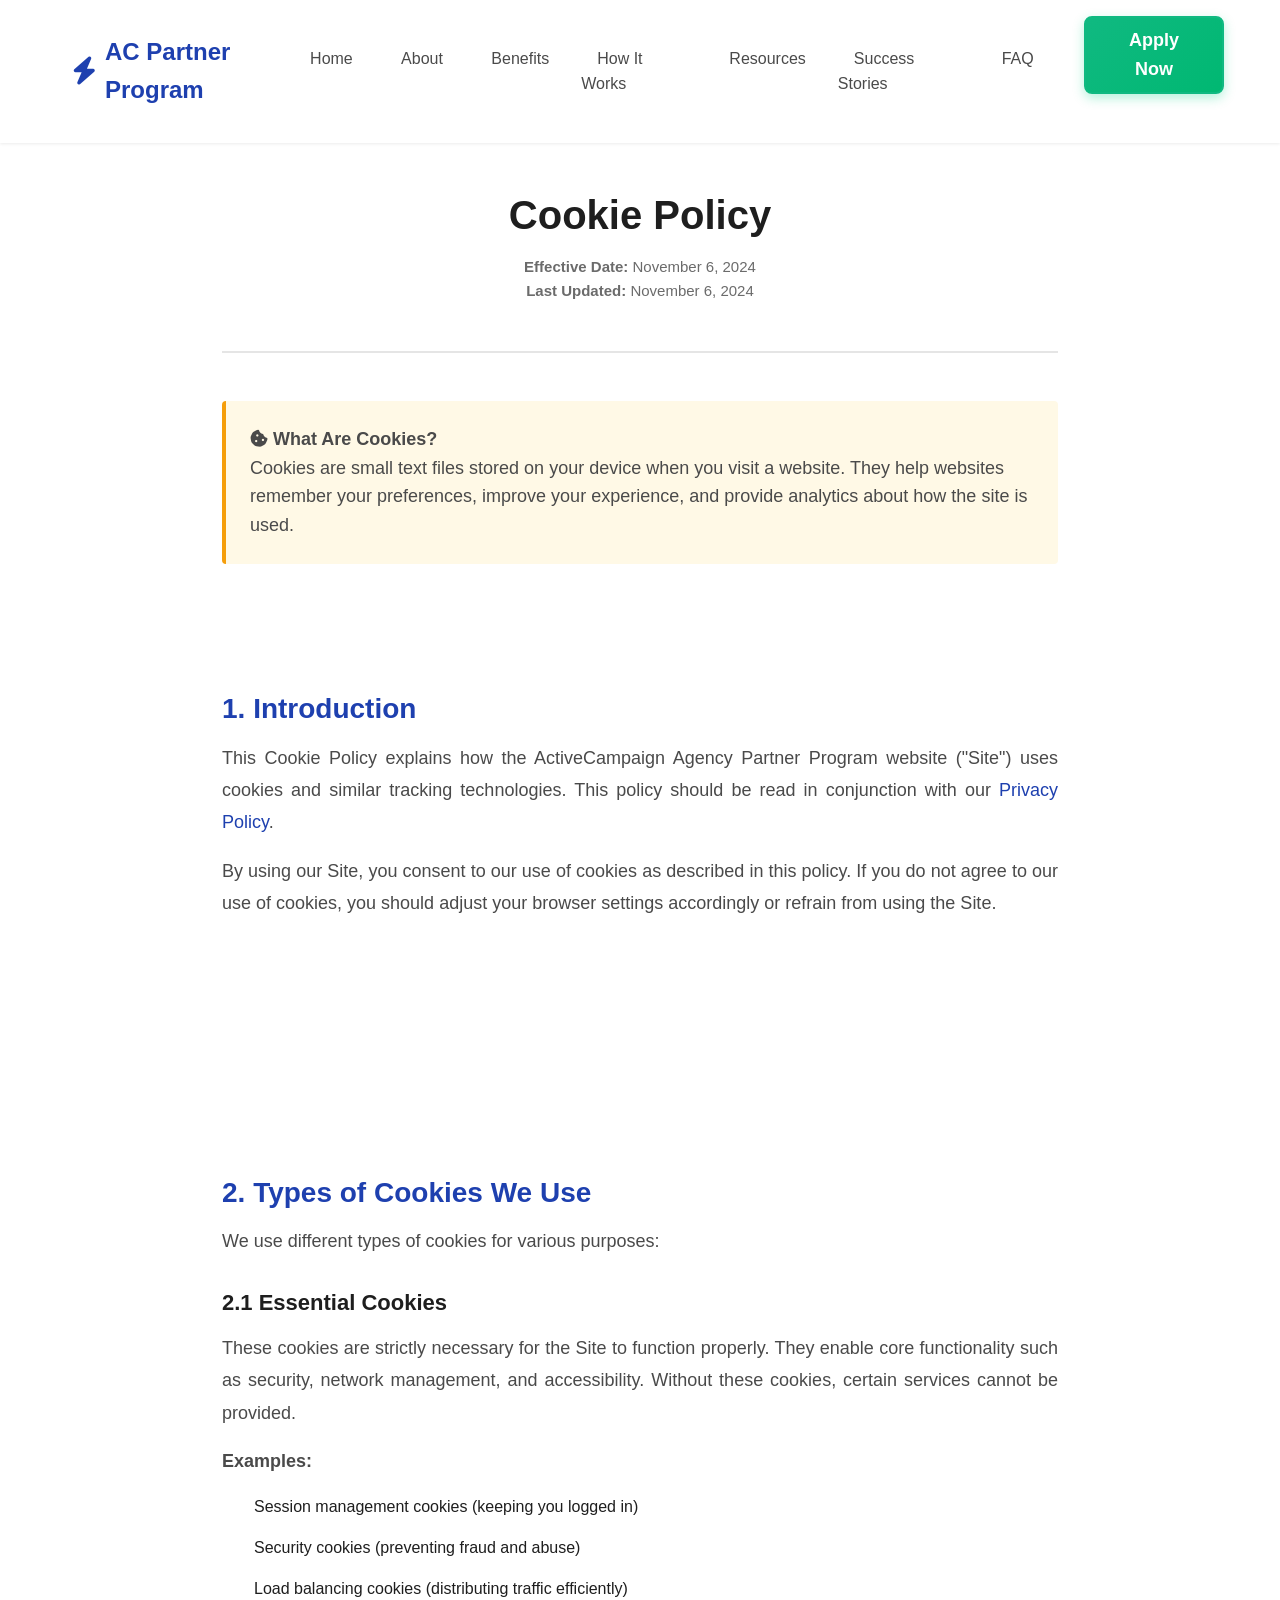
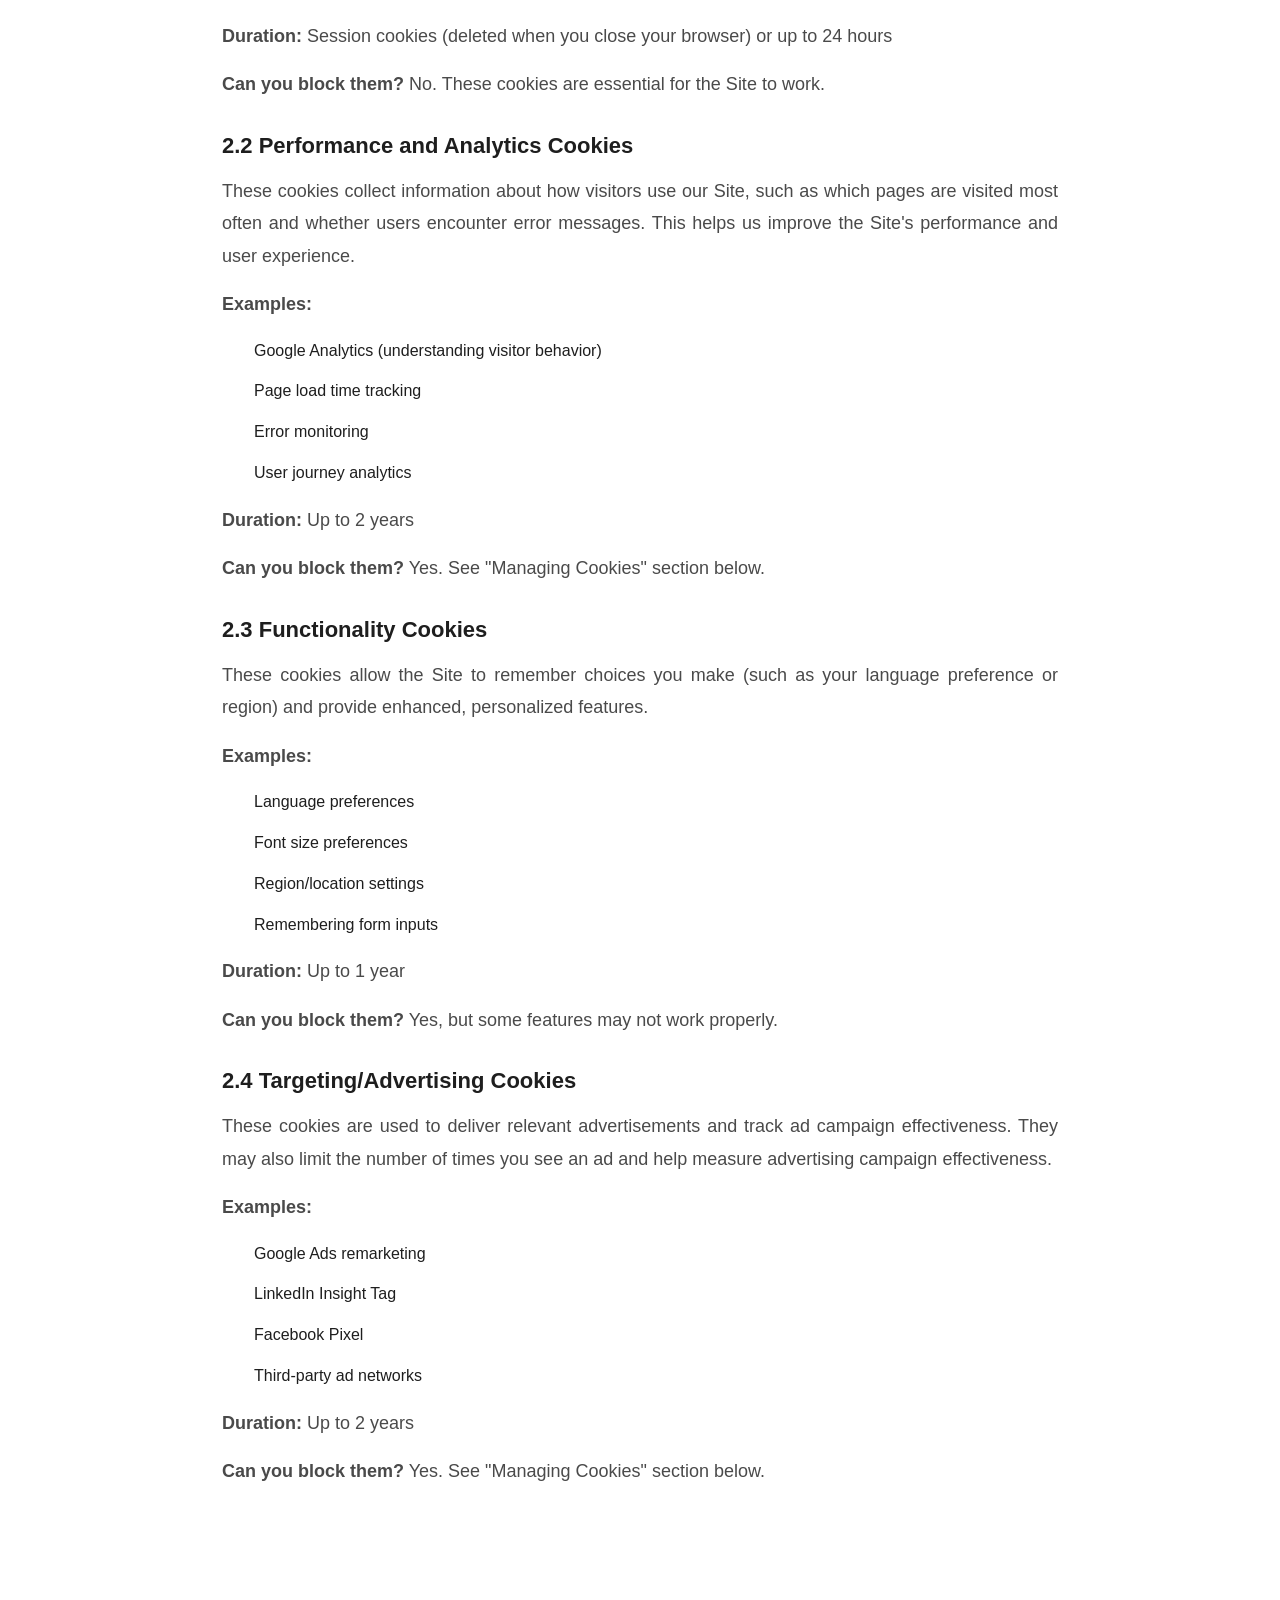
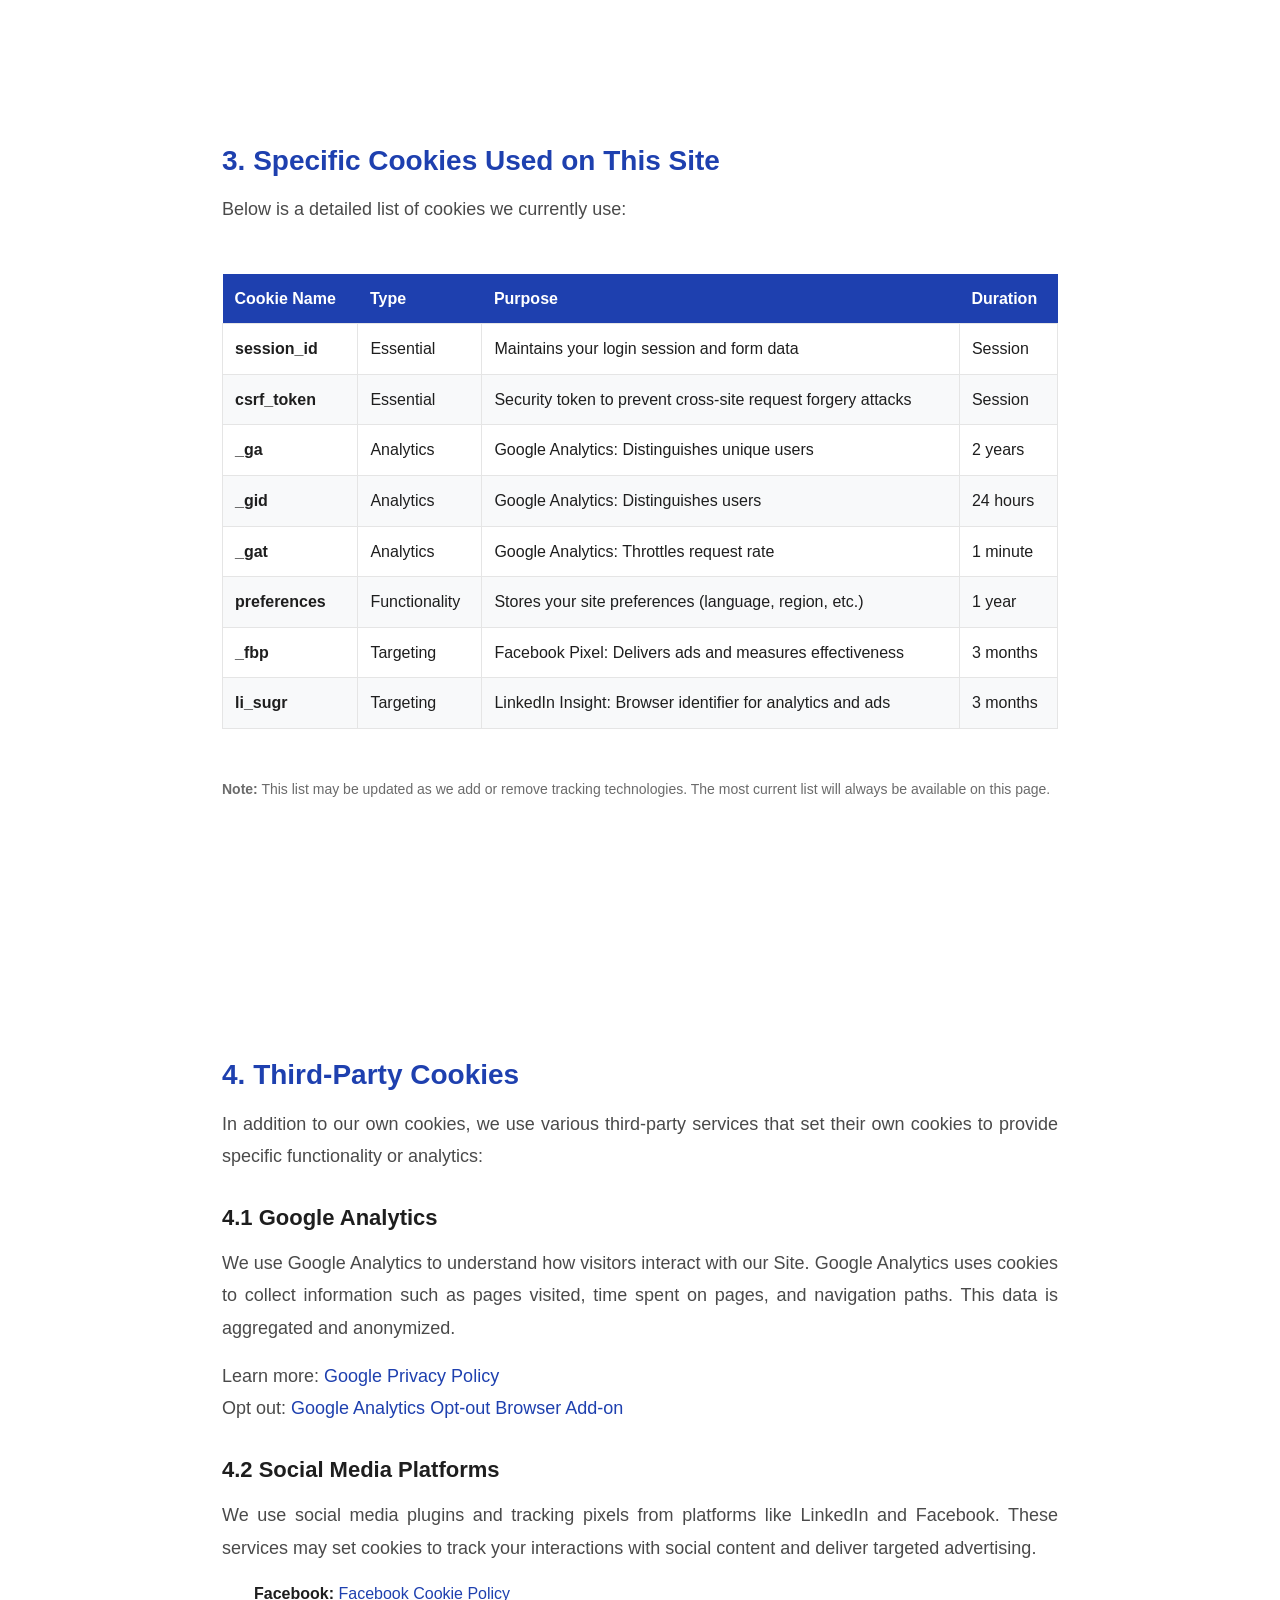
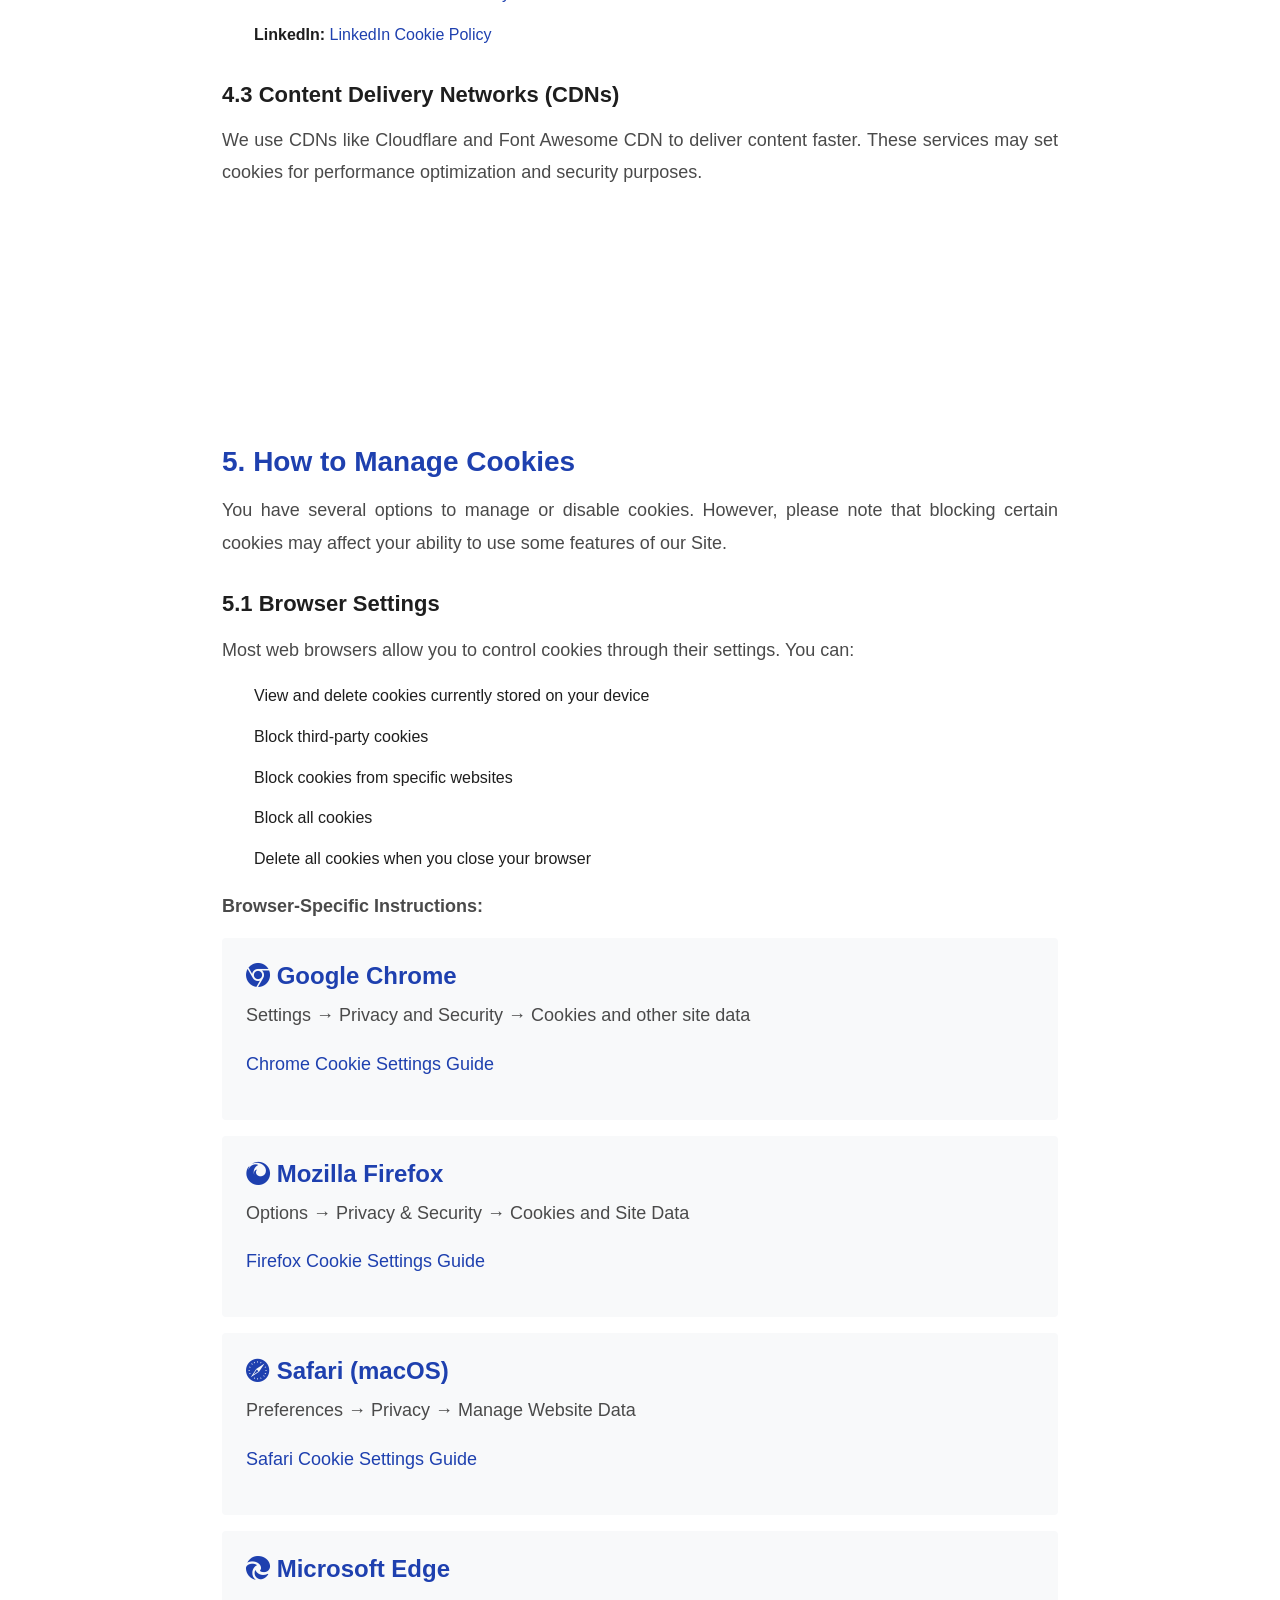
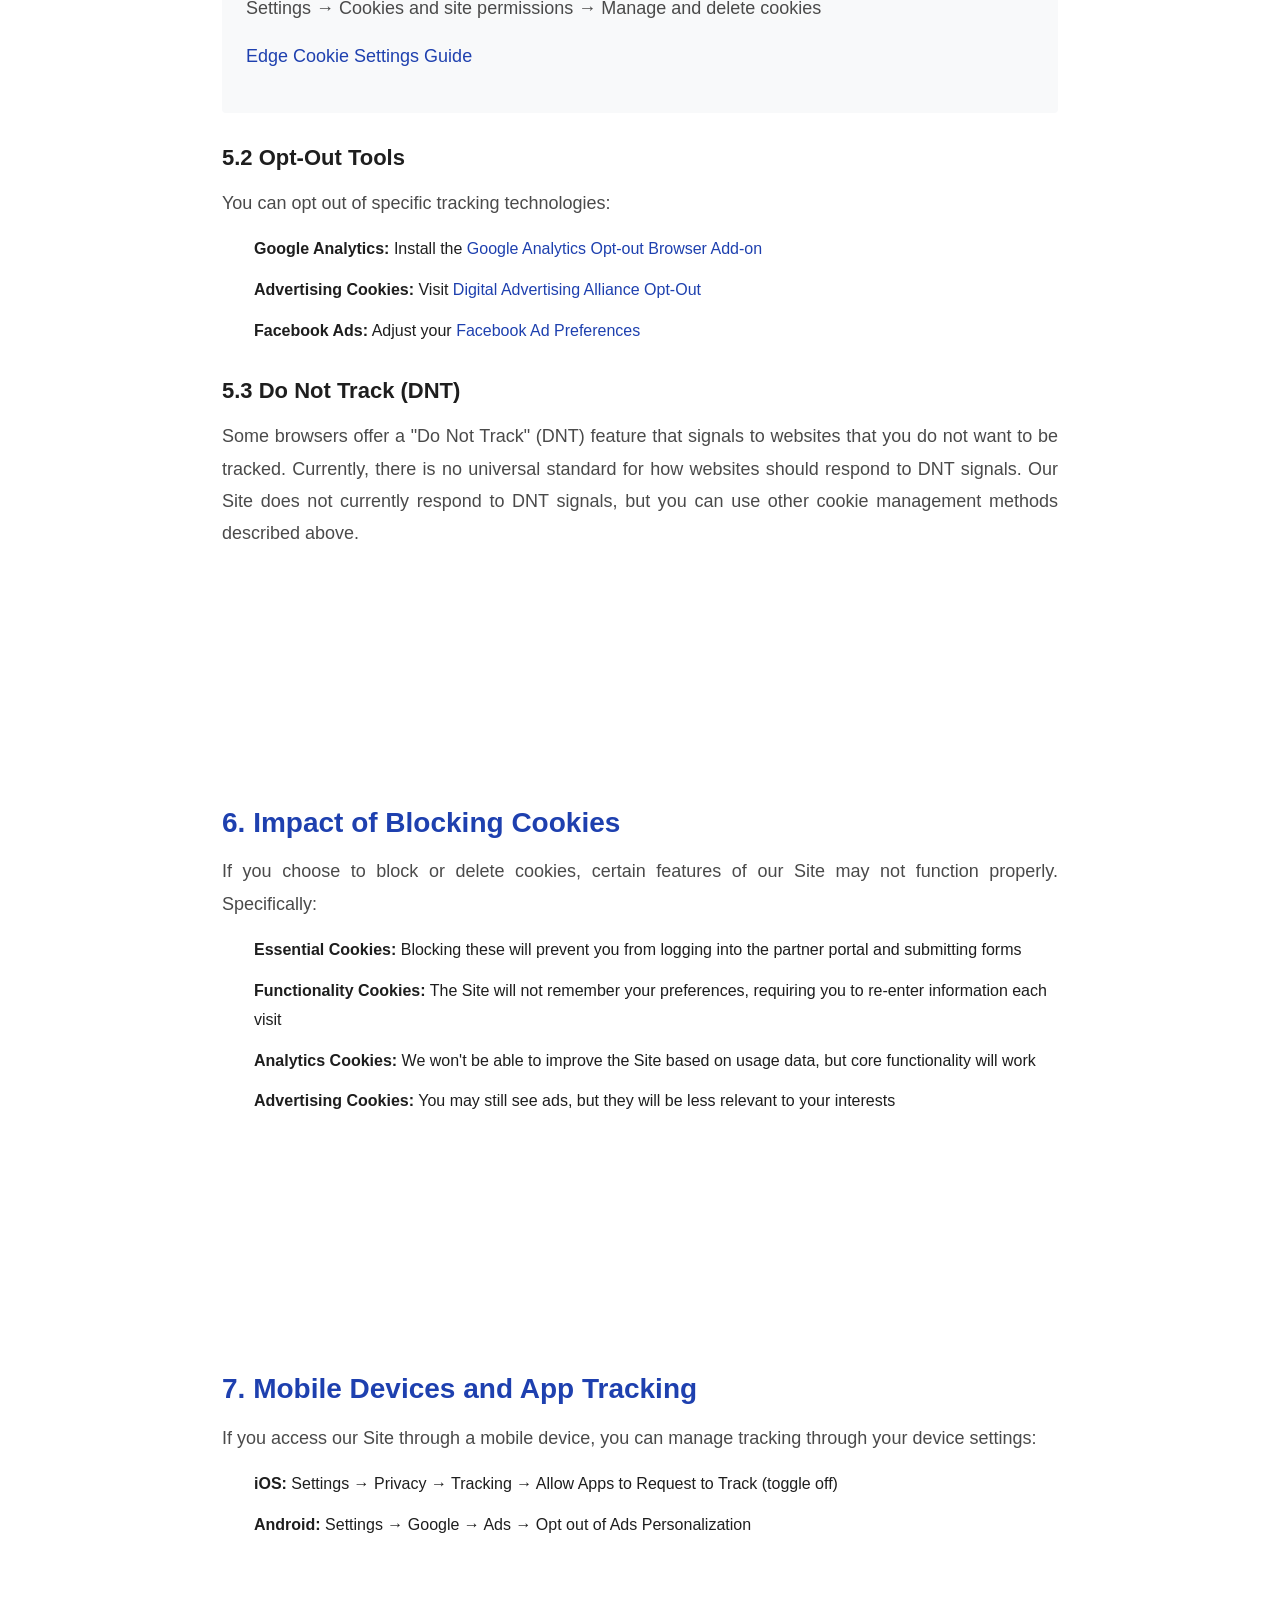
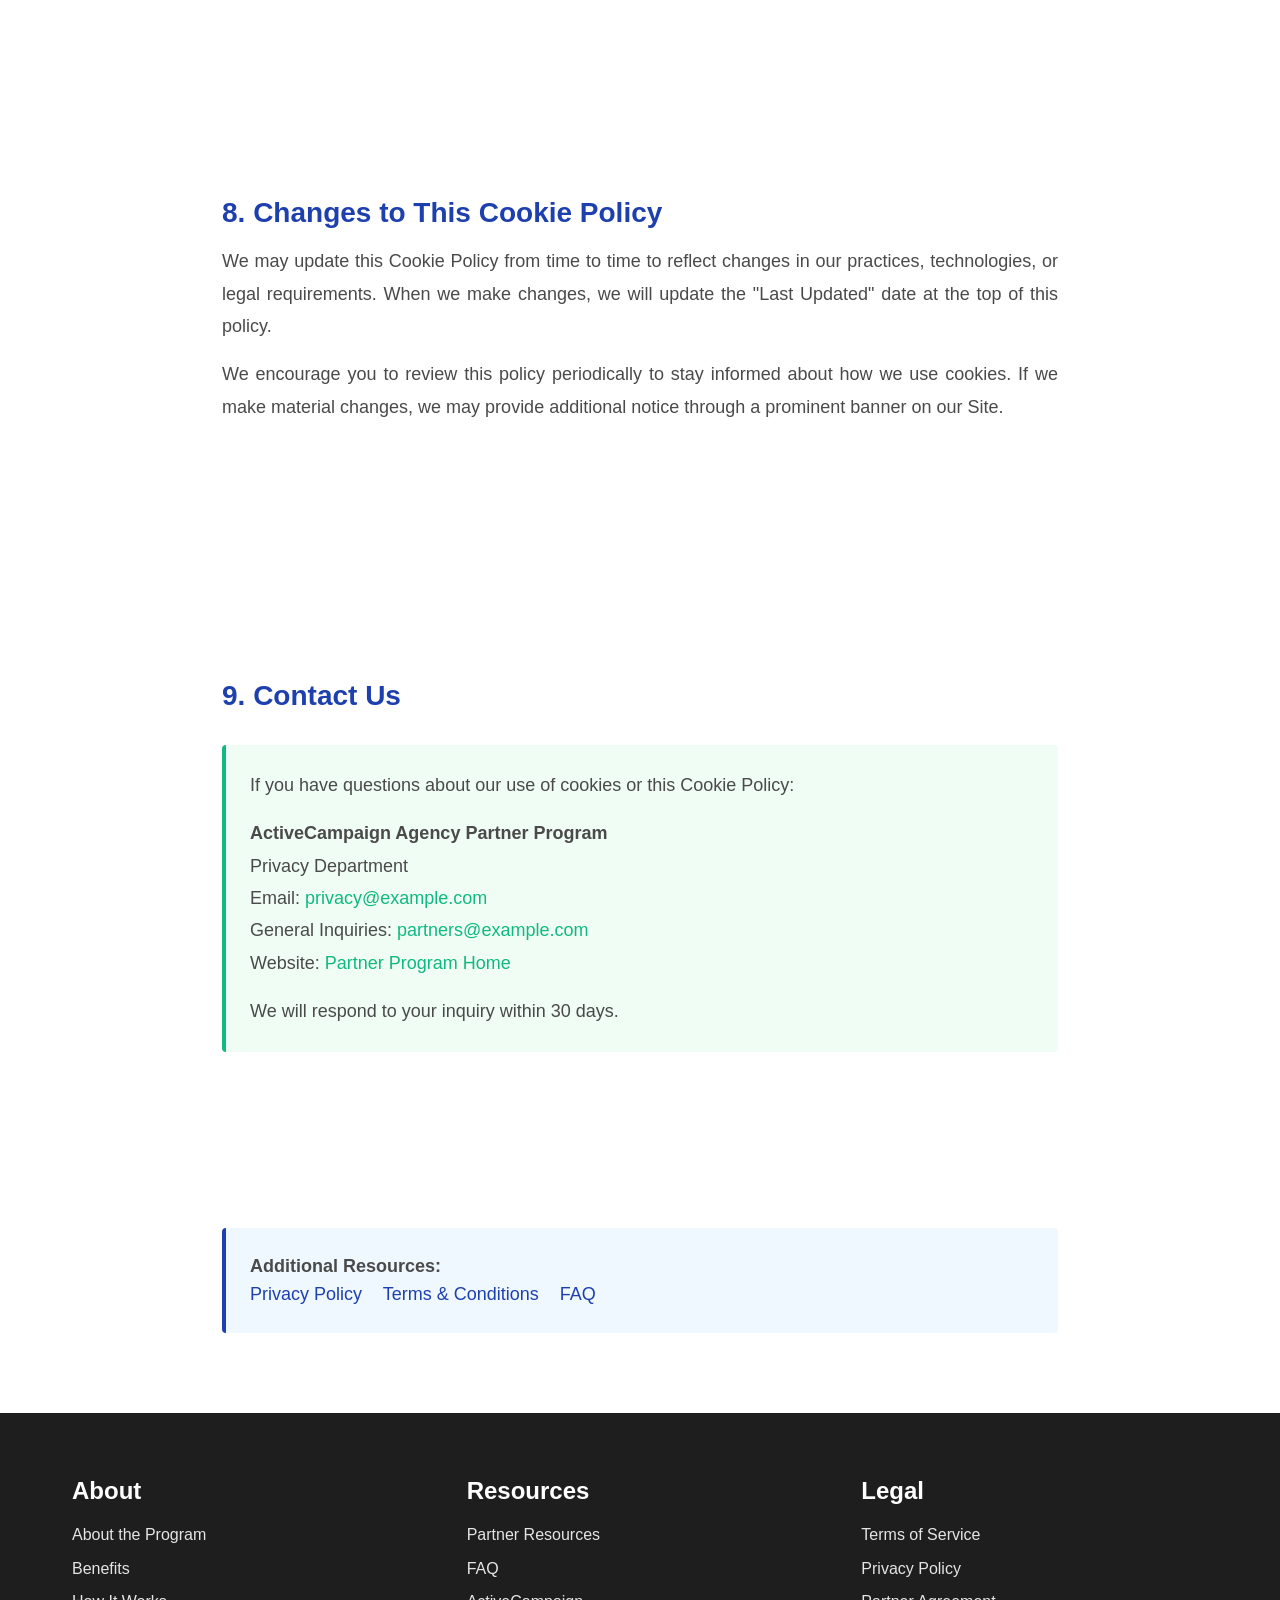
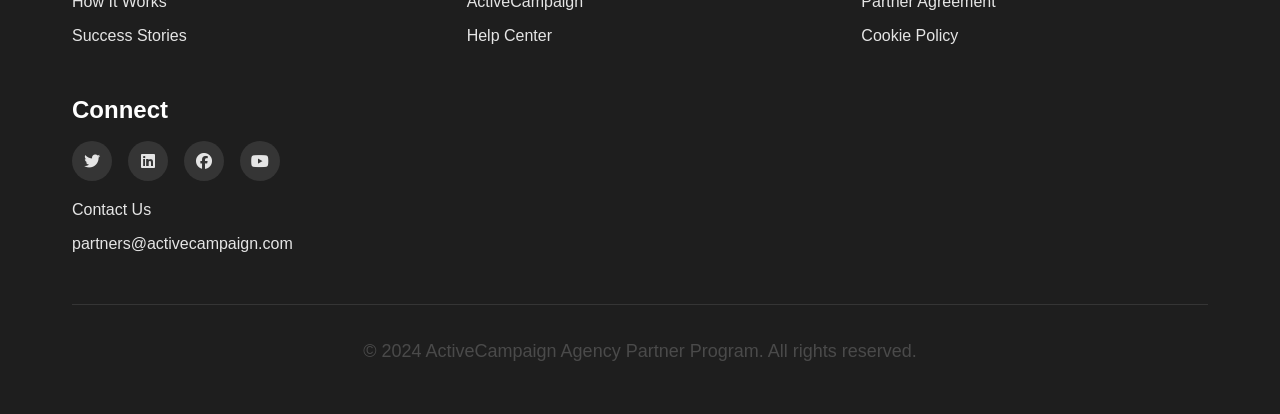
<file: legal/cookies.html>
<!DOCTYPE html>
<html lang="en">
<head>
  <meta charset="UTF-8">
  <meta name="viewport" content="width=device-width, initial-scale=1.0">
  <meta name="description" content="Cookie Policy for ActiveCampaign Agency Partner Program website.">
  <title>Cookie Policy - ActiveCampaign Agency Partner Program</title>
  <link rel="icon" type="image/svg+xml" href="../assets/images/icons/favicon.svg">

  <!-- Font Awesome Icons -->
  <link rel="stylesheet" href="https://cdnjs.cloudflare.com/ajax/libs/font-awesome/6.4.2/css/all.min.css" integrity="sha512-z3gLpd7yknf1YoNbCzqRKc4qyor8gaKU1qmn+CShxbuBusANI9QpRohGBreCFkKxLhei6S9CQXFEbbKuqLg0DA==" crossorigin="anonymous" referrerpolicy="no-referrer" />

  <link rel="stylesheet" href="../css/main.css">
  <link rel="stylesheet" href="../css/components.css">
  <link rel="stylesheet" href="../css/responsive.css">

  <style>
    .legal-content {
      max-width: 900px;
      margin: 0 auto;
      padding: 3rem 2rem;
    }

    .legal-header {
      text-align: center;
      margin-bottom: 3rem;
      padding-bottom: 2rem;
      border-bottom: 2px solid #E5E5E5;
    }

    .legal-header h1 {
      font-size: 2.5rem;
      color: var(--dark);
      margin-bottom: 1rem;
    }

    .legal-meta {
      color: var(--gray);
      font-size: 0.9375rem;
    }

    .legal-section {
      margin-bottom: 3rem;
    }

    .legal-section h2 {
      font-size: 1.75rem;
      color: var(--primary-color);
      margin-bottom: 1rem;
    }

    .legal-section h3 {
      font-size: 1.375rem;
      color: var(--dark);
      margin: 2rem 0 1rem 0;
    }

    .legal-section p {
      line-height: 1.8;
      margin-bottom: 1rem;
      text-align: justify;
    }

    .legal-section ul, .legal-section ol {
      margin: 1rem 0 1rem 2rem;
      line-height: 1.8;
    }

    .legal-section li {
      margin-bottom: 0.75rem;
    }

    .info-box {
      background: #F0F8FF;
      border-left: 4px solid var(--primary-color);
      padding: 1.5rem;
      margin: 2rem 0;
      border-radius: 4px;
    }

    .cookie-box {
      background: #FFF9E6;
      border-left: 4px solid #F59E0B;
      padding: 1.5rem;
      margin: 2rem 0;
      border-radius: 4px;
    }

    .contact-box {
      background: #F0FDF4;
      border-left: 4px solid var(--accent-color);
      padding: 1.5rem;
      margin: 2rem 0;
      border-radius: 4px;
    }

    .table-responsive {
      overflow-x: auto;
      margin: 1.5rem 0;
    }

    table {
      width: 100%;
      border-collapse: collapse;
      margin: 1.5rem 0;
    }

    th {
      background: var(--primary-color);
      color: white;
      padding: 0.75rem;
      text-align: left;
      font-weight: 600;
    }

    td {
      padding: 0.75rem;
      border: 1px solid #E5E5E5;
      vertical-align: top;
    }

    tr:nth-child(even) {
      background: #F8F9FA;
    }

    .browser-guide {
      background: #F8F9FA;
      padding: 1.5rem;
      border-radius: 4px;
      margin: 1rem 0;
    }

    .browser-guide h4 {
      color: var(--primary-color);
      margin-bottom: 0.5rem;
    }

    @media (max-width: 768px) {
      .legal-content {
        padding: 2rem 1.5rem;
      }

      .legal-header h1 {
        font-size: 2rem;
      }

      table {
        font-size: 0.875rem;
      }
    }
  </style>
</head>
<body>

  <!-- Navigation -->
  <nav class="navbar">
    <div class="nav-container">
      <a href="../index.html" class="nav-logo">
        <i class="fas fa-bolt" style="font-size: 1.75rem;" aria-hidden="true"></i>
        <span>AC Partner Program</span>
      </a>

      <ul class="nav-menu">
        <li><a href="../index.html" class="nav-link">Home</a></li>
        <li><a href="../about.html" class="nav-link">About</a></li>
        <li><a href="../benefits.html" class="nav-link">Benefits</a></li>
        <li><a href="../how-it-works.html" class="nav-link">How It Works</a></li>
        <li><a href="../resources.html" class="nav-link">Resources</a></li>
        <li><a href="../success-stories.html" class="nav-link">Success Stories</a></li>
        <li><a href="../faq.html" class="nav-link">FAQ</a></li>
        <li><a href="../apply.html" class="nav-link"><span class="btn btn-primary" style="padding: 0.5rem 1.5rem;">Apply Now</span></a></li>
      </ul>

      <button class="nav-toggle" aria-label="Toggle navigation">
        <i class="fas fa-bars" style="font-size: 1.5rem;" aria-hidden="true"></i>
      </button>
    </div>
  </nav>

  <div class="legal-content">
    <div class="legal-header">
      <h1>Cookie Policy</h1>
      <p class="legal-meta">
        <strong>Effective Date:</strong> November 6, 2024<br>
        <strong>Last Updated:</strong> November 6, 2024
      </p>
    </div>

    <div class="cookie-box">
      <p style="margin-bottom: 0;">
        <strong><i class="fas fa-cookie-bite" aria-hidden="true"></i> What Are Cookies?</strong><br>
        Cookies are small text files stored on your device when you visit a website. They help websites remember your
        preferences, improve your experience, and provide analytics about how the site is used.
      </p>
    </div>

    <section class="legal-section">
      <h2>1. Introduction</h2>
      <p>
        This Cookie Policy explains how the ActiveCampaign Agency Partner Program website ("Site") uses cookies and
        similar tracking technologies. This policy should be read in conjunction with our
        <a href="privacy.html" style="color: var(--primary-color);">Privacy Policy</a>.
      </p>
      <p>
        By using our Site, you consent to our use of cookies as described in this policy. If you do not agree to our
        use of cookies, you should adjust your browser settings accordingly or refrain from using the Site.
      </p>
    </section>

    <section class="legal-section">
      <h2>2. Types of Cookies We Use</h2>
      <p>We use different types of cookies for various purposes:</p>

      <h3>2.1 Essential Cookies</h3>
      <p>
        These cookies are strictly necessary for the Site to function properly. They enable core functionality such as
        security, network management, and accessibility. Without these cookies, certain services cannot be provided.
      </p>
      <p><strong>Examples:</strong></p>
      <ul>
        <li>Session management cookies (keeping you logged in)</li>
        <li>Security cookies (preventing fraud and abuse)</li>
        <li>Load balancing cookies (distributing traffic efficiently)</li>
      </ul>
      <p><strong>Duration:</strong> Session cookies (deleted when you close your browser) or up to 24 hours</p>
      <p><strong>Can you block them?</strong> No. These cookies are essential for the Site to work.</p>

      <h3>2.2 Performance and Analytics Cookies</h3>
      <p>
        These cookies collect information about how visitors use our Site, such as which pages are visited most often
        and whether users encounter error messages. This helps us improve the Site's performance and user experience.
      </p>
      <p><strong>Examples:</strong></p>
      <ul>
        <li>Google Analytics (understanding visitor behavior)</li>
        <li>Page load time tracking</li>
        <li>Error monitoring</li>
        <li>User journey analytics</li>
      </ul>
      <p><strong>Duration:</strong> Up to 2 years</p>
      <p><strong>Can you block them?</strong> Yes. See "Managing Cookies" section below.</p>

      <h3>2.3 Functionality Cookies</h3>
      <p>
        These cookies allow the Site to remember choices you make (such as your language preference or region) and
        provide enhanced, personalized features.
      </p>
      <p><strong>Examples:</strong></p>
      <ul>
        <li>Language preferences</li>
        <li>Font size preferences</li>
        <li>Region/location settings</li>
        <li>Remembering form inputs</li>
      </ul>
      <p><strong>Duration:</strong> Up to 1 year</p>
      <p><strong>Can you block them?</strong> Yes, but some features may not work properly.</p>

      <h3>2.4 Targeting/Advertising Cookies</h3>
      <p>
        These cookies are used to deliver relevant advertisements and track ad campaign effectiveness. They may also
        limit the number of times you see an ad and help measure advertising campaign effectiveness.
      </p>
      <p><strong>Examples:</strong></p>
      <ul>
        <li>Google Ads remarketing</li>
        <li>LinkedIn Insight Tag</li>
        <li>Facebook Pixel</li>
        <li>Third-party ad networks</li>
      </ul>
      <p><strong>Duration:</strong> Up to 2 years</p>
      <p><strong>Can you block them?</strong> Yes. See "Managing Cookies" section below.</p>
    </section>

    <section class="legal-section">
      <h2>3. Specific Cookies Used on This Site</h2>
      <p>Below is a detailed list of cookies we currently use:</p>

      <div class="table-responsive">
        <table>
          <thead>
            <tr>
              <th>Cookie Name</th>
              <th>Type</th>
              <th>Purpose</th>
              <th>Duration</th>
            </tr>
          </thead>
          <tbody>
            <tr>
              <td><strong>session_id</strong></td>
              <td>Essential</td>
              <td>Maintains your login session and form data</td>
              <td>Session</td>
            </tr>
            <tr>
              <td><strong>csrf_token</strong></td>
              <td>Essential</td>
              <td>Security token to prevent cross-site request forgery attacks</td>
              <td>Session</td>
            </tr>
            <tr>
              <td><strong>_ga</strong></td>
              <td>Analytics</td>
              <td>Google Analytics: Distinguishes unique users</td>
              <td>2 years</td>
            </tr>
            <tr>
              <td><strong>_gid</strong></td>
              <td>Analytics</td>
              <td>Google Analytics: Distinguishes users</td>
              <td>24 hours</td>
            </tr>
            <tr>
              <td><strong>_gat</strong></td>
              <td>Analytics</td>
              <td>Google Analytics: Throttles request rate</td>
              <td>1 minute</td>
            </tr>
            <tr>
              <td><strong>preferences</strong></td>
              <td>Functionality</td>
              <td>Stores your site preferences (language, region, etc.)</td>
              <td>1 year</td>
            </tr>
            <tr>
              <td><strong>_fbp</strong></td>
              <td>Targeting</td>
              <td>Facebook Pixel: Delivers ads and measures effectiveness</td>
              <td>3 months</td>
            </tr>
            <tr>
              <td><strong>li_sugr</strong></td>
              <td>Targeting</td>
              <td>LinkedIn Insight: Browser identifier for analytics and ads</td>
              <td>3 months</td>
            </tr>
          </tbody>
        </table>
      </div>

      <p style="font-size: 0.875rem; color: var(--gray);">
        <strong>Note:</strong> This list may be updated as we add or remove tracking technologies. The most current
        list will always be available on this page.
      </p>
    </section>

    <section class="legal-section">
      <h2>4. Third-Party Cookies</h2>
      <p>
        In addition to our own cookies, we use various third-party services that set their own cookies to provide
        specific functionality or analytics:
      </p>

      <h3>4.1 Google Analytics</h3>
      <p>
        We use Google Analytics to understand how visitors interact with our Site. Google Analytics uses cookies to
        collect information such as pages visited, time spent on pages, and navigation paths. This data is aggregated
        and anonymized.
      </p>
      <p>
        Learn more: <a href="https://policies.google.com/privacy" target="_blank" style="color: var(--primary-color);">Google Privacy Policy</a><br>
        Opt out: <a href="https://tools.google.com/dlpage/gaoptout" target="_blank" style="color: var(--primary-color);">Google Analytics Opt-out Browser Add-on</a>
      </p>

      <h3>4.2 Social Media Platforms</h3>
      <p>
        We use social media plugins and tracking pixels from platforms like LinkedIn and Facebook. These services may
        set cookies to track your interactions with social content and deliver targeted advertising.
      </p>
      <ul>
        <li><strong>Facebook:</strong> <a href="https://www.facebook.com/policies/cookies" target="_blank" style="color: var(--primary-color);">Facebook Cookie Policy</a></li>
        <li><strong>LinkedIn:</strong> <a href="https://www.linkedin.com/legal/cookie-policy" target="_blank" style="color: var(--primary-color);">LinkedIn Cookie Policy</a></li>
      </ul>

      <h3>4.3 Content Delivery Networks (CDNs)</h3>
      <p>
        We use CDNs like Cloudflare and Font Awesome CDN to deliver content faster. These services may set cookies for
        performance optimization and security purposes.
      </p>
    </section>

    <section class="legal-section">
      <h2>5. How to Manage Cookies</h2>
      <p>
        You have several options to manage or disable cookies. However, please note that blocking certain cookies may
        affect your ability to use some features of our Site.
      </p>

      <h3>5.1 Browser Settings</h3>
      <p>
        Most web browsers allow you to control cookies through their settings. You can:
      </p>
      <ul>
        <li>View and delete cookies currently stored on your device</li>
        <li>Block third-party cookies</li>
        <li>Block cookies from specific websites</li>
        <li>Block all cookies</li>
        <li>Delete all cookies when you close your browser</li>
      </ul>

      <p><strong>Browser-Specific Instructions:</strong></p>

      <div class="browser-guide">
        <h4><i class="fab fa-chrome" aria-hidden="true"></i> Google Chrome</h4>
        <p>Settings → Privacy and Security → Cookies and other site data</p>
        <p><a href="https://support.google.com/chrome/answer/95647" target="_blank" style="color: var(--primary-color);">Chrome Cookie Settings Guide</a></p>
      </div>

      <div class="browser-guide">
        <h4><i class="fab fa-firefox" aria-hidden="true"></i> Mozilla Firefox</h4>
        <p>Options → Privacy & Security → Cookies and Site Data</p>
        <p><a href="https://support.mozilla.org/en-US/kb/enhanced-tracking-protection-firefox-desktop" target="_blank" style="color: var(--primary-color);">Firefox Cookie Settings Guide</a></p>
      </div>

      <div class="browser-guide">
        <h4><i class="fab fa-safari" aria-hidden="true"></i> Safari (macOS)</h4>
        <p>Preferences → Privacy → Manage Website Data</p>
        <p><a href="https://support.apple.com/guide/safari/manage-cookies-sfri11471/mac" target="_blank" style="color: var(--primary-color);">Safari Cookie Settings Guide</a></p>
      </div>

      <div class="browser-guide">
        <h4><i class="fab fa-edge" aria-hidden="true"></i> Microsoft Edge</h4>
        <p>Settings → Cookies and site permissions → Manage and delete cookies</p>
        <p><a href="https://support.microsoft.com/en-us/microsoft-edge/delete-cookies-in-microsoft-edge-63947406-40ac-c3b8-57b9-2a946a29ae09" target="_blank" style="color: var(--primary-color);">Edge Cookie Settings Guide</a></p>
      </div>

      <h3>5.2 Opt-Out Tools</h3>
      <p>You can opt out of specific tracking technologies:</p>
      <ul>
        <li><strong>Google Analytics:</strong> Install the <a href="https://tools.google.com/dlpage/gaoptout" target="_blank" style="color: var(--primary-color);">Google Analytics Opt-out Browser Add-on</a></li>
        <li><strong>Advertising Cookies:</strong> Visit <a href="https://optout.aboutads.info" target="_blank" style="color: var(--primary-color);">Digital Advertising Alliance Opt-Out</a></li>
        <li><strong>Facebook Ads:</strong> Adjust your <a href="https://www.facebook.com/ads/preferences" target="_blank" style="color: var(--primary-color);">Facebook Ad Preferences</a></li>
      </ul>

      <h3>5.3 Do Not Track (DNT)</h3>
      <p>
        Some browsers offer a "Do Not Track" (DNT) feature that signals to websites that you do not want to be tracked.
        Currently, there is no universal standard for how websites should respond to DNT signals. Our Site does not
        currently respond to DNT signals, but you can use other cookie management methods described above.
      </p>
    </section>

    <section class="legal-section">
      <h2>6. Impact of Blocking Cookies</h2>
      <p>
        If you choose to block or delete cookies, certain features of our Site may not function properly. Specifically:
      </p>
      <ul>
        <li><strong>Essential Cookies:</strong> Blocking these will prevent you from logging into the partner portal and submitting forms</li>
        <li><strong>Functionality Cookies:</strong> The Site will not remember your preferences, requiring you to re-enter information each visit</li>
        <li><strong>Analytics Cookies:</strong> We won't be able to improve the Site based on usage data, but core functionality will work</li>
        <li><strong>Advertising Cookies:</strong> You may still see ads, but they will be less relevant to your interests</li>
      </ul>
    </section>

    <section class="legal-section">
      <h2>7. Mobile Devices and App Tracking</h2>
      <p>
        If you access our Site through a mobile device, you can manage tracking through your device settings:
      </p>
      <ul>
        <li><strong>iOS:</strong> Settings → Privacy → Tracking → Allow Apps to Request to Track (toggle off)</li>
        <li><strong>Android:</strong> Settings → Google → Ads → Opt out of Ads Personalization</li>
      </ul>
    </section>

    <section class="legal-section">
      <h2>8. Changes to This Cookie Policy</h2>
      <p>
        We may update this Cookie Policy from time to time to reflect changes in our practices, technologies, or legal
        requirements. When we make changes, we will update the "Last Updated" date at the top of this policy.
      </p>
      <p>
        We encourage you to review this policy periodically to stay informed about how we use cookies. If we make
        material changes, we may provide additional notice through a prominent banner on our Site.
      </p>
    </section>

    <section class="legal-section">
      <h2>9. Contact Us</h2>
      <div class="contact-box">
        <p>
          If you have questions about our use of cookies or this Cookie Policy:
        </p>
        <p style="margin-top: 1rem;">
          <strong>ActiveCampaign Agency Partner Program</strong><br>
          Privacy Department<br>
          Email: <a href="mailto:privacy@example.com" style="color: var(--accent-color);">privacy@example.com</a><br>
          General Inquiries: <a href="mailto:partners@example.com" style="color: var(--accent-color);">partners@example.com</a><br>
          Website: <a href="../index.html" style="color: var(--accent-color);">Partner Program Home</a>
        </p>
        <p style="margin-top: 1rem; margin-bottom: 0;">
          We will respond to your inquiry within 30 days.
        </p>
      </div>
    </section>

    <div class="info-box">
      <p style="margin-bottom: 0;">
        <strong>Additional Resources:</strong><br>
        <a href="privacy.html" style="color: var(--primary-color); margin-right: 1rem;">Privacy Policy</a>
        <a href="terms.html" style="color: var(--primary-color); margin-right: 1rem;">Terms & Conditions</a>
        <a href="../faq.html" style="color: var(--primary-color);">FAQ</a>
      </p>
    </div>
  </div>

  <!-- Footer -->
  <footer>
    <div class="container">
      <div class="footer-content">
        <div class="footer-section">
          <h4>About</h4>
          <ul>
            <li><a href="../about.html">About the Program</a></li>
            <li><a href="../benefits.html">Benefits</a></li>
            <li><a href="../how-it-works.html">How It Works</a></li>
            <li><a href="../success-stories.html">Success Stories</a></li>
          </ul>
        </div>

        <div class="footer-section">
          <h4>Resources</h4>
          <ul>
            <li><a href="../resources.html">Partner Resources</a></li>
            <li><a href="../faq.html">FAQ</a></li>
            <li><a href="https://www.activecampaign.com" target="_blank">ActiveCampaign</a></li>
            <li><a href="https://help.activecampaign.com" target="_blank">Help Center</a></li>
          </ul>
        </div>

        <div class="footer-section">
          <h4>Legal</h4>
          <ul>
            <li><a href="terms.html">Terms of Service</a></li>
            <li><a href="privacy.html">Privacy Policy</a></li>
            <li><a href="../assets/downloads/partner-agreement-template.html" target="_blank">Partner Agreement</a></li>
            <li><a href="cookies.html">Cookie Policy</a></li>
          </ul>
        </div>

        <div class="footer-section">
          <h4>Connect</h4>
          <div class="social-links">
            <a href="#" class="social-link" aria-label="Twitter"><i class="fab fa-twitter"></i></a>
            <a href="#" class="social-link" aria-label="LinkedIn"><i class="fab fa-linkedin"></i></a>
            <a href="#" class="social-link" aria-label="Facebook"><i class="fab fa-facebook"></i></a>
            <a href="#" class="social-link" aria-label="YouTube"><i class="fab fa-youtube"></i></a>
          </div>
          <ul style="margin-top: 1rem;">
            <li><a href="../apply.html">Contact Us</a></li>
            <li><a href="mailto:partners@activecampaign.com">partners@activecampaign.com</a></li>
          </ul>
        </div>
      </div>

      <div class="footer-bottom">
        <p>&copy; 2024 ActiveCampaign Agency Partner Program. All rights reserved.</p>
      </div>
    </div>
  </footer>

  <script src="../js/main.js"></script>

</body>
</html>
</file>
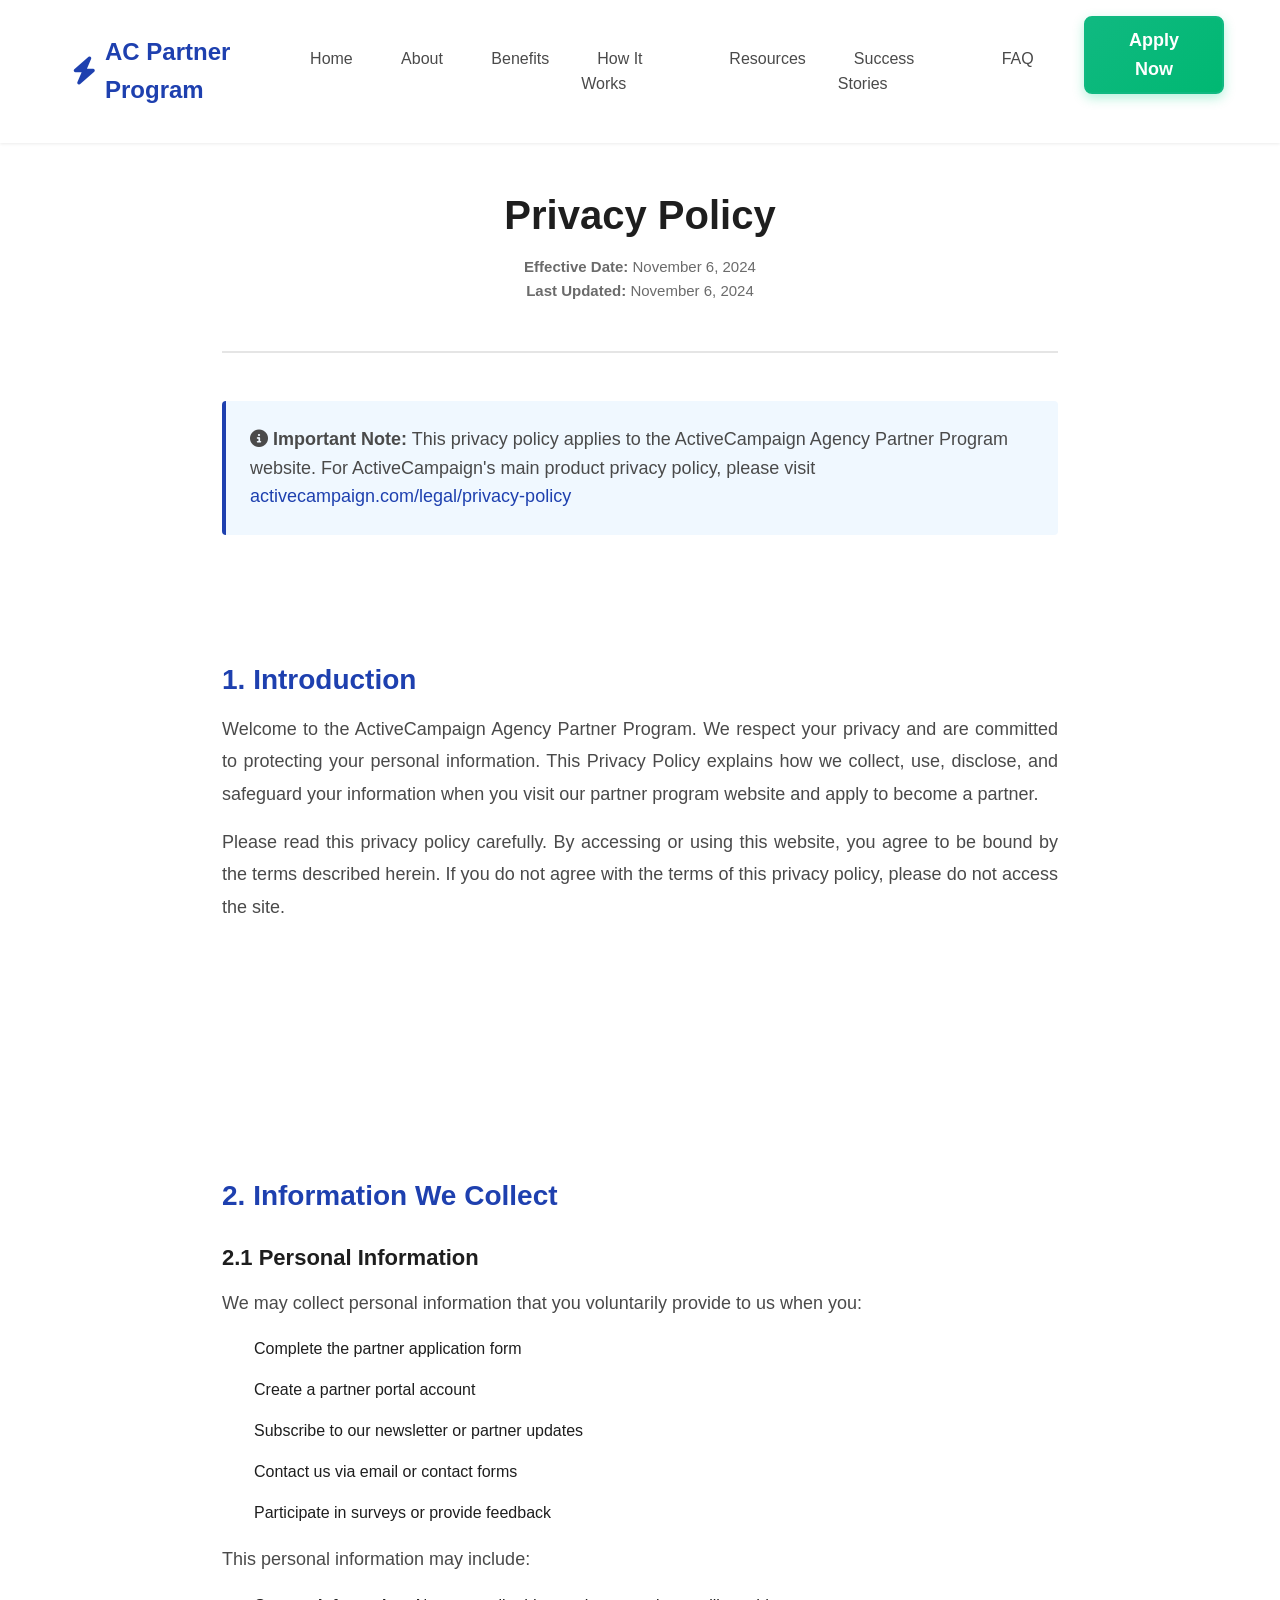
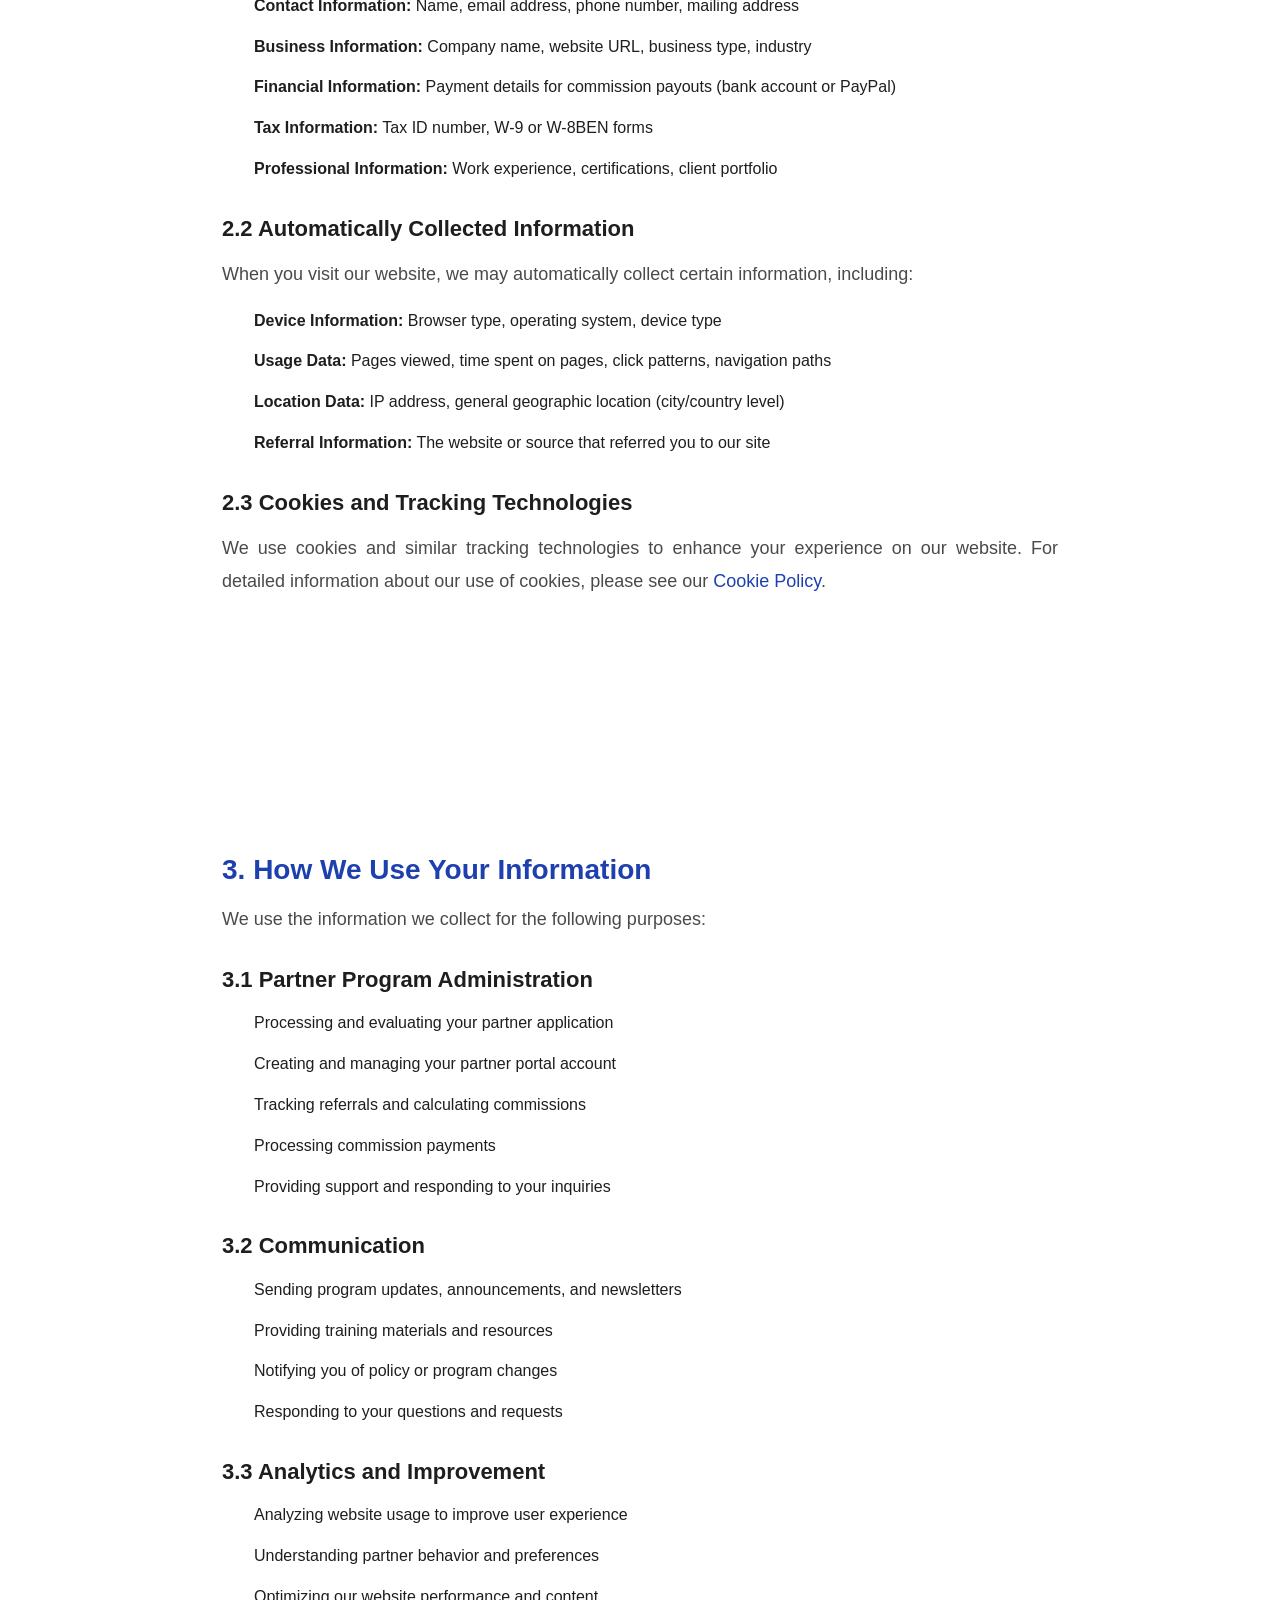
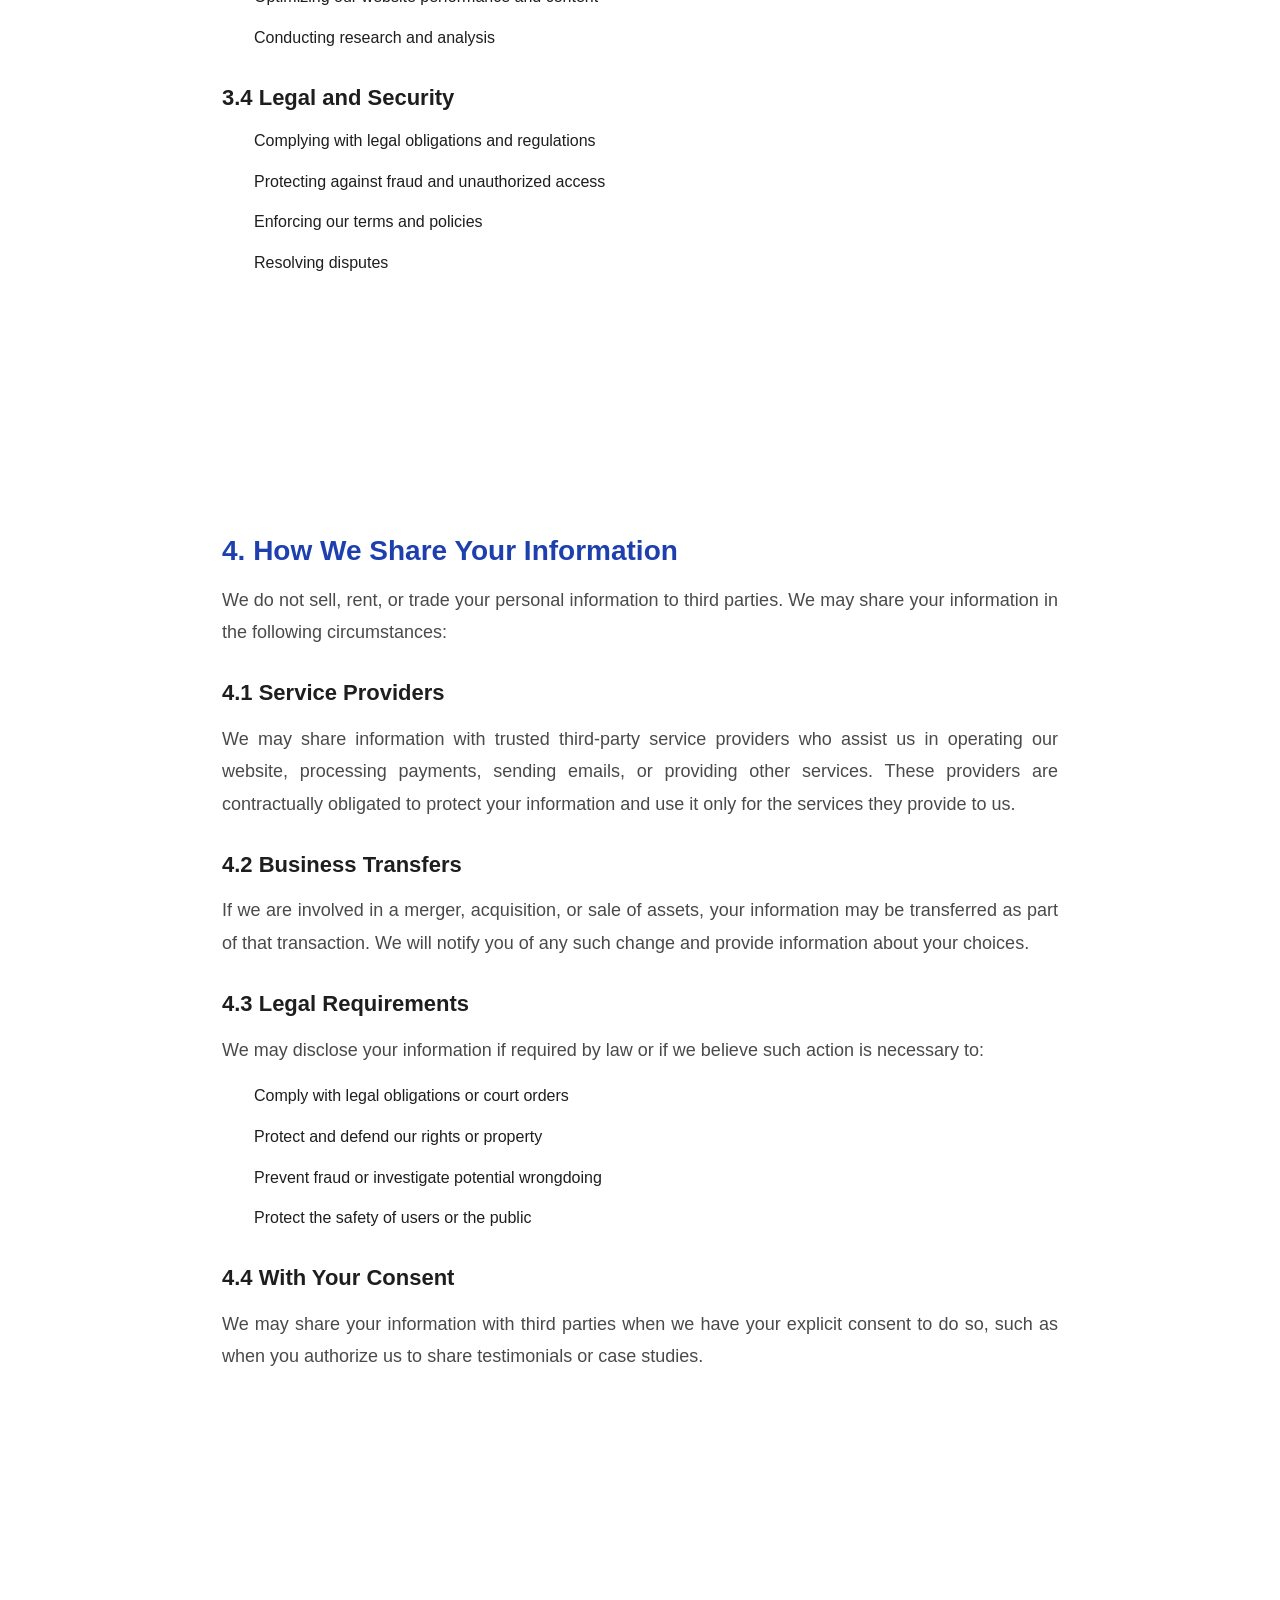
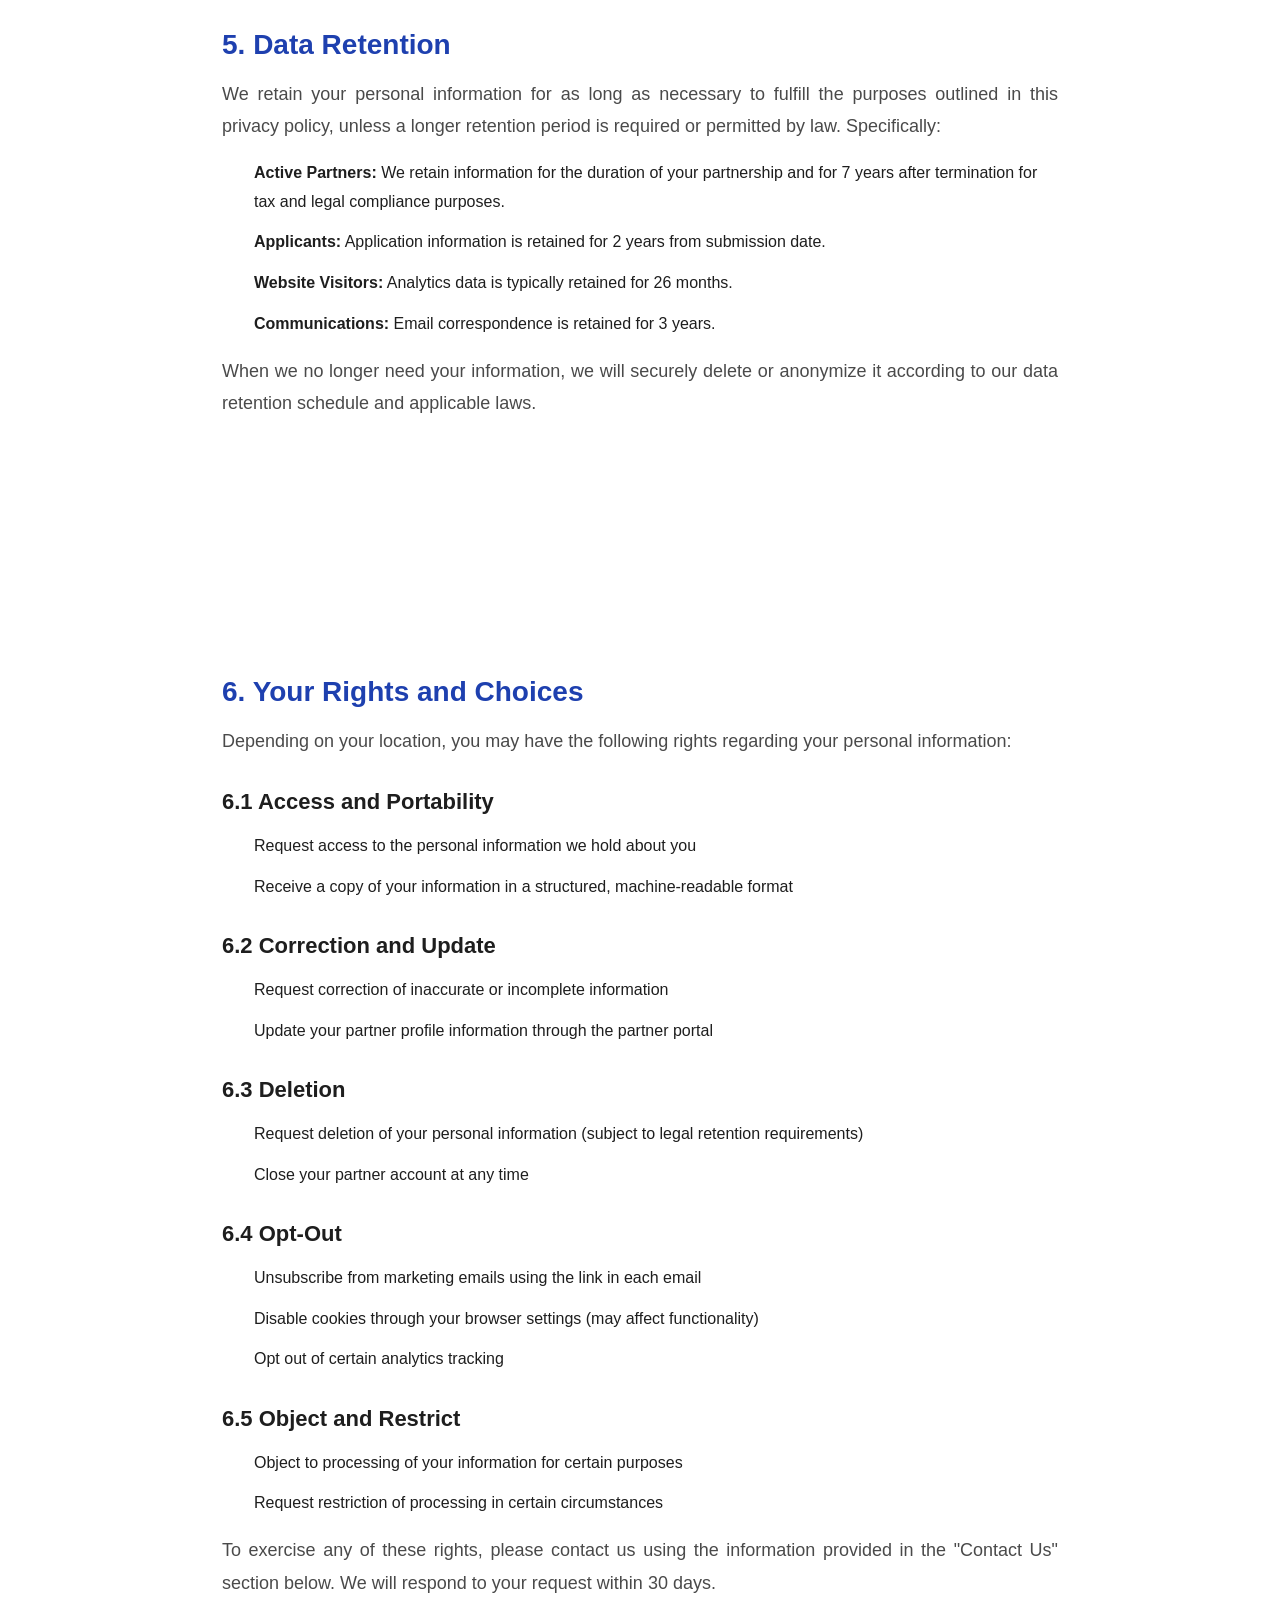
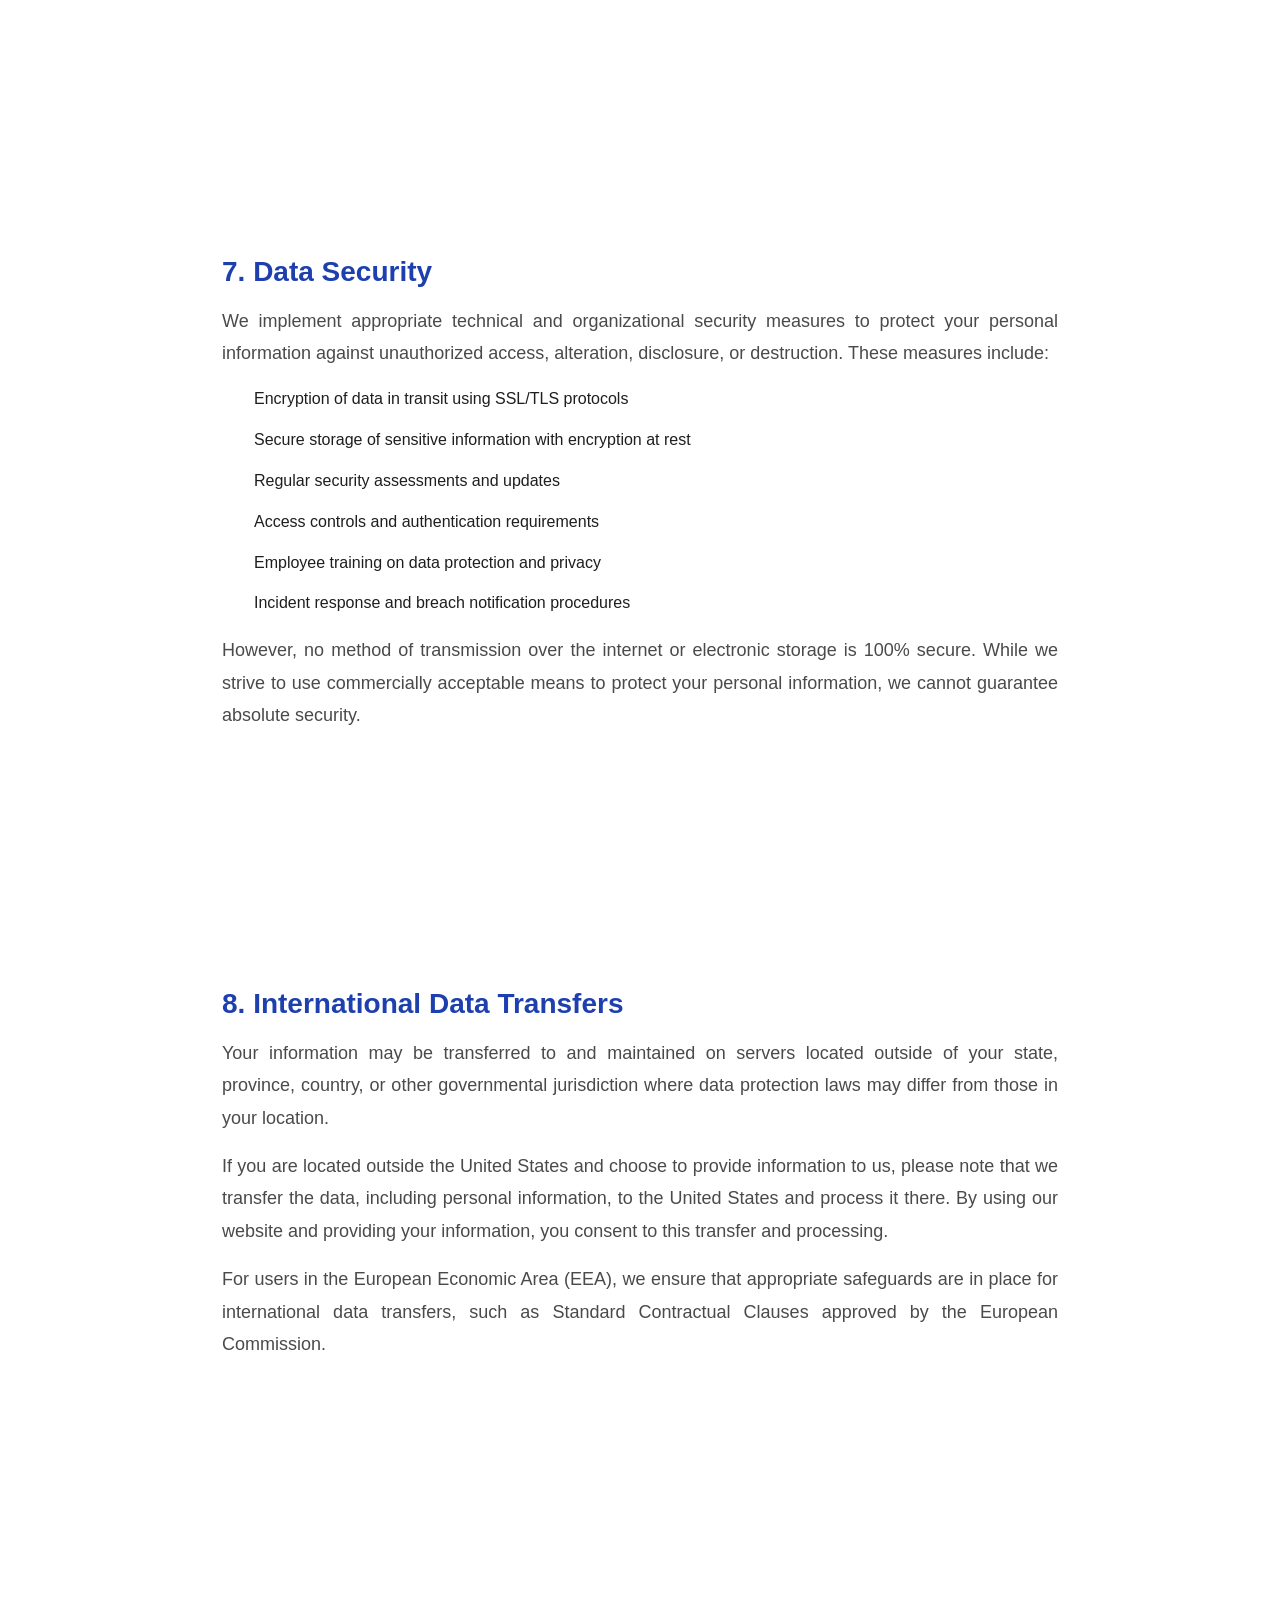
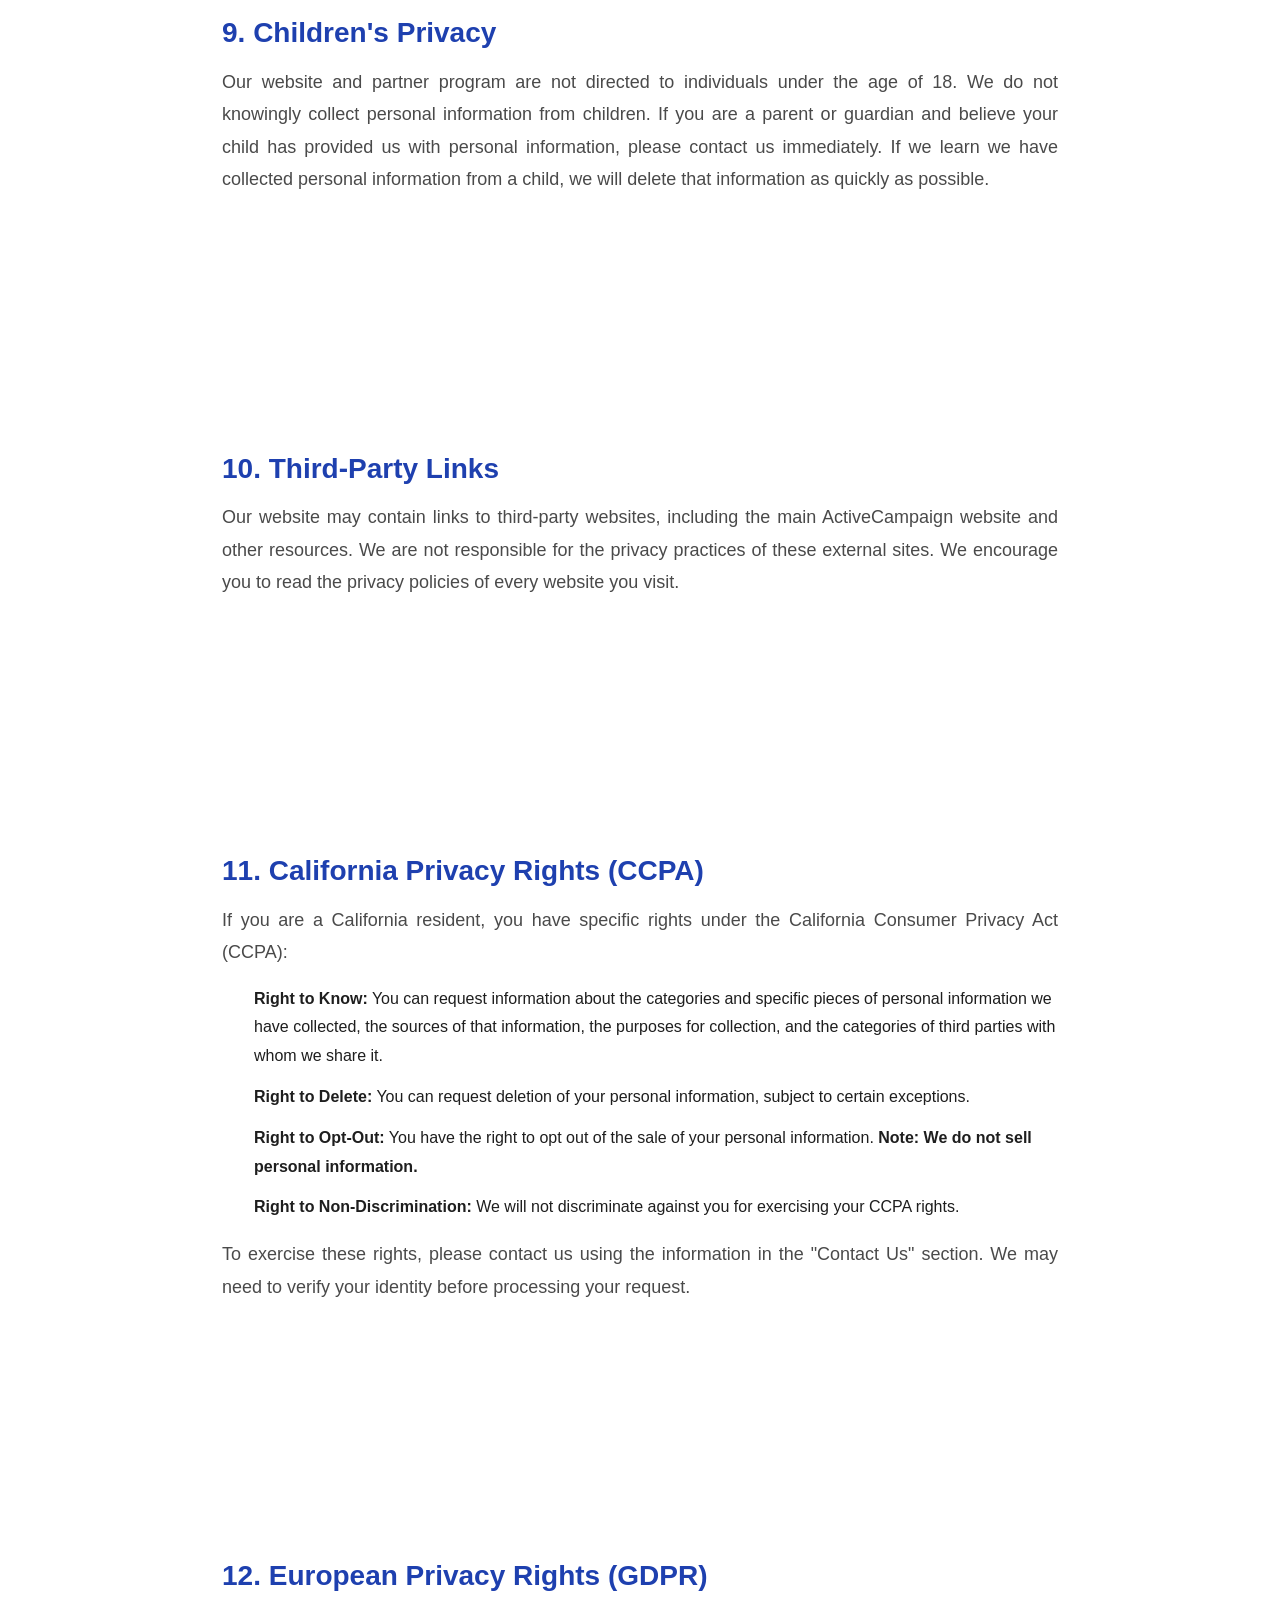
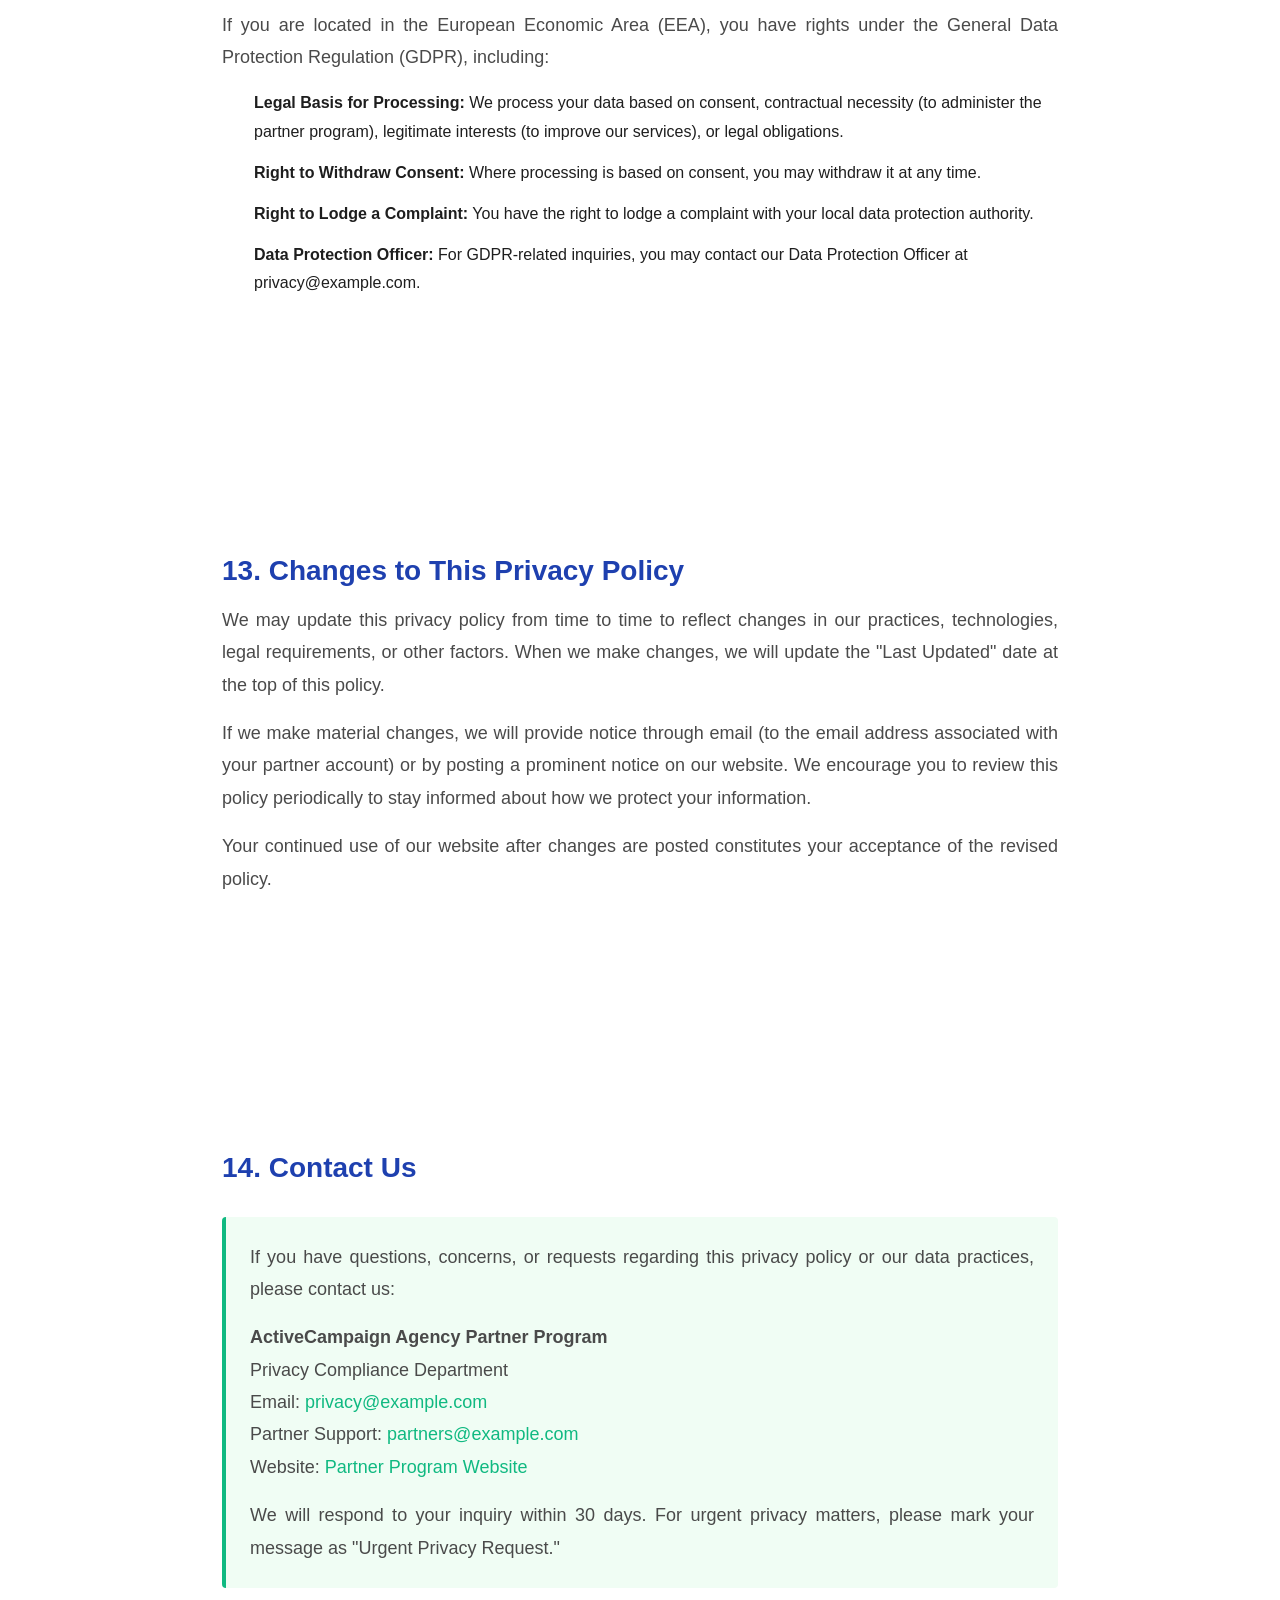
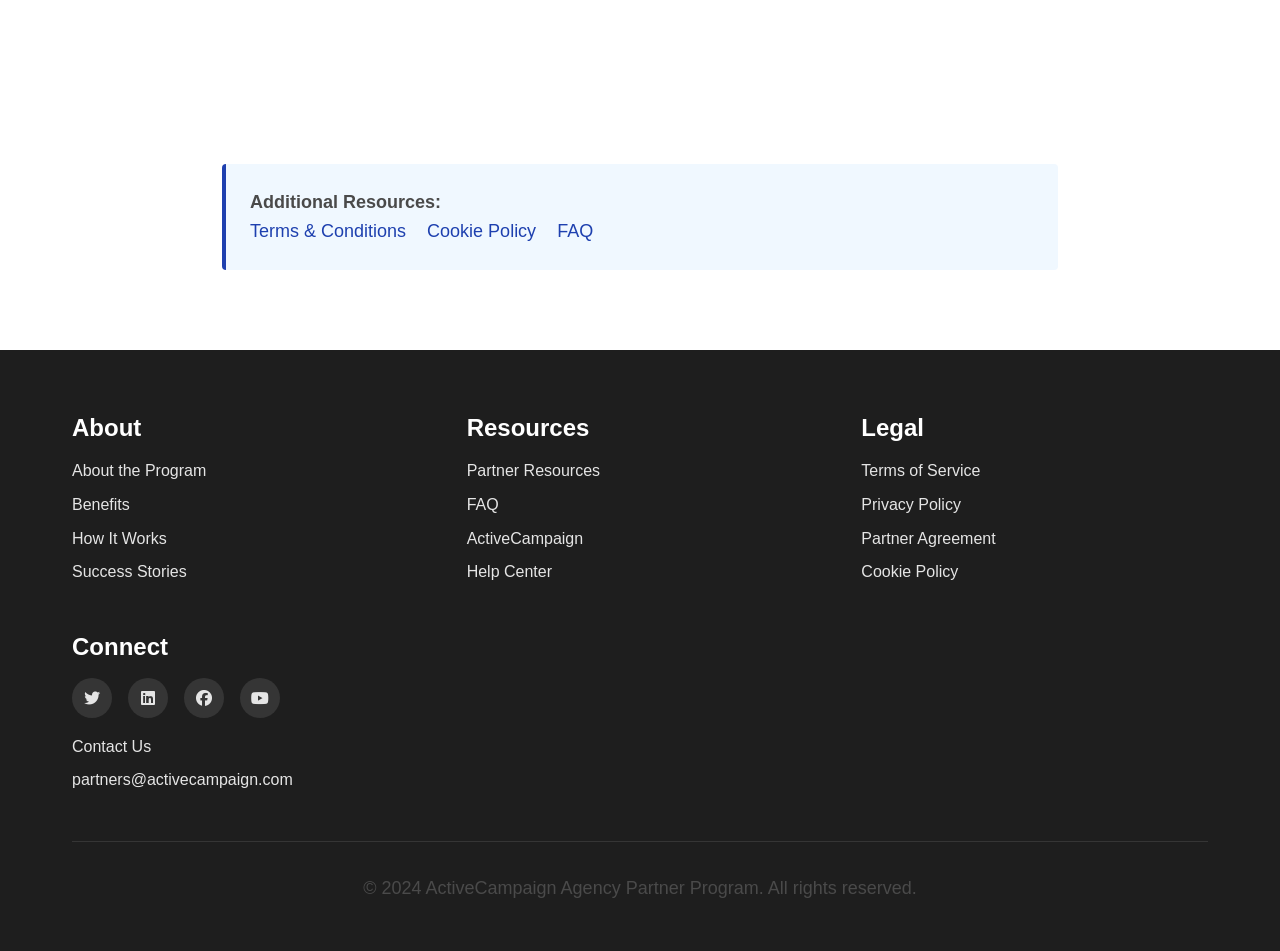
<file: legal/privacy.html>
<!DOCTYPE html>
<html lang="en">
<head>
  <meta charset="UTF-8">
  <meta name="viewport" content="width=device-width, initial-scale=1.0">
  <meta name="description" content="Privacy Policy for ActiveCampaign Agency Partner Program website.">
  <title>Privacy Policy - ActiveCampaign Agency Partner Program</title>
  <link rel="icon" type="image/svg+xml" href="../assets/images/icons/favicon.svg">

  <!-- Font Awesome Icons -->
  <link rel="stylesheet" href="https://cdnjs.cloudflare.com/ajax/libs/font-awesome/6.4.2/css/all.min.css" integrity="sha512-z3gLpd7yknf1YoNbCzqRKc4qyor8gaKU1qmn+CShxbuBusANI9QpRohGBreCFkKxLhei6S9CQXFEbbKuqLg0DA==" crossorigin="anonymous" referrerpolicy="no-referrer" />

  <link rel="stylesheet" href="../css/main.css">
  <link rel="stylesheet" href="../css/components.css">
  <link rel="stylesheet" href="../css/responsive.css">

  <style>
    .legal-content {
      max-width: 900px;
      margin: 0 auto;
      padding: 3rem 2rem;
    }

    .legal-header {
      text-align: center;
      margin-bottom: 3rem;
      padding-bottom: 2rem;
      border-bottom: 2px solid #E5E5E5;
    }

    .legal-header h1 {
      font-size: 2.5rem;
      color: var(--dark);
      margin-bottom: 1rem;
    }

    .legal-meta {
      color: var(--gray);
      font-size: 0.9375rem;
    }

    .legal-section {
      margin-bottom: 3rem;
    }

    .legal-section h2 {
      font-size: 1.75rem;
      color: var(--primary-color);
      margin-bottom: 1rem;
    }

    .legal-section h3 {
      font-size: 1.375rem;
      color: var(--dark);
      margin: 2rem 0 1rem 0;
    }

    .legal-section p {
      line-height: 1.8;
      margin-bottom: 1rem;
      text-align: justify;
    }

    .legal-section ul, .legal-section ol {
      margin: 1rem 0 1rem 2rem;
      line-height: 1.8;
    }

    .legal-section li {
      margin-bottom: 0.75rem;
    }

    .info-box {
      background: #F0F8FF;
      border-left: 4px solid var(--primary-color);
      padding: 1.5rem;
      margin: 2rem 0;
      border-radius: 4px;
    }

    .contact-box {
      background: #F0FDF4;
      border-left: 4px solid var(--accent-color);
      padding: 1.5rem;
      margin: 2rem 0;
      border-radius: 4px;
    }

    .table-responsive {
      overflow-x: auto;
      margin: 1.5rem 0;
    }

    table {
      width: 100%;
      border-collapse: collapse;
      margin: 1.5rem 0;
    }

    th {
      background: var(--primary-color);
      color: white;
      padding: 0.75rem;
      text-align: left;
      font-weight: 600;
    }

    td {
      padding: 0.75rem;
      border: 1px solid #E5E5E5;
    }

    tr:nth-child(even) {
      background: #F8F9FA;
    }

    @media (max-width: 768px) {
      .legal-content {
        padding: 2rem 1.5rem;
      }

      .legal-header h1 {
        font-size: 2rem;
      }
    }
  </style>
</head>
<body>

  <!-- Navigation -->
  <nav class="navbar">
    <div class="nav-container">
      <a href="../index.html" class="nav-logo">
        <i class="fas fa-bolt" style="font-size: 1.75rem;" aria-hidden="true"></i>
        <span>AC Partner Program</span>
      </a>

      <ul class="nav-menu">
        <li><a href="../index.html" class="nav-link">Home</a></li>
        <li><a href="../about.html" class="nav-link">About</a></li>
        <li><a href="../benefits.html" class="nav-link">Benefits</a></li>
        <li><a href="../how-it-works.html" class="nav-link">How It Works</a></li>
        <li><a href="../resources.html" class="nav-link">Resources</a></li>
        <li><a href="../success-stories.html" class="nav-link">Success Stories</a></li>
        <li><a href="../faq.html" class="nav-link">FAQ</a></li>
        <li><a href="../apply.html" class="nav-link"><span class="btn btn-primary" style="padding: 0.5rem 1.5rem;">Apply Now</span></a></li>
      </ul>

      <button class="nav-toggle" aria-label="Toggle navigation">
        <i class="fas fa-bars" style="font-size: 1.5rem;" aria-hidden="true"></i>
      </button>
    </div>
  </nav>

  <div class="legal-content">
    <div class="legal-header">
      <h1>Privacy Policy</h1>
      <p class="legal-meta">
        <strong>Effective Date:</strong> November 6, 2024<br>
        <strong>Last Updated:</strong> November 6, 2024
      </p>
    </div>

    <div class="info-box">
      <p style="margin-bottom: 0;">
        <strong><i class="fas fa-info-circle" aria-hidden="true"></i> Important Note:</strong>
        This privacy policy applies to the ActiveCampaign Agency Partner Program website. For ActiveCampaign's main
        product privacy policy, please visit
        <a href="https://www.activecampaign.com/legal/privacy-policy" target="_blank" style="color: var(--primary-color);">
          activecampaign.com/legal/privacy-policy
        </a>
      </p>
    </div>

    <section class="legal-section">
      <h2>1. Introduction</h2>
      <p>
        Welcome to the ActiveCampaign Agency Partner Program. We respect your privacy and are committed to protecting
        your personal information. This Privacy Policy explains how we collect, use, disclose, and safeguard your
        information when you visit our partner program website and apply to become a partner.
      </p>
      <p>
        Please read this privacy policy carefully. By accessing or using this website, you agree to be bound by the
        terms described herein. If you do not agree with the terms of this privacy policy, please do not access the site.
      </p>
    </section>

    <section class="legal-section">
      <h2>2. Information We Collect</h2>

      <h3>2.1 Personal Information</h3>
      <p>We may collect personal information that you voluntarily provide to us when you:</p>
      <ul>
        <li>Complete the partner application form</li>
        <li>Create a partner portal account</li>
        <li>Subscribe to our newsletter or partner updates</li>
        <li>Contact us via email or contact forms</li>
        <li>Participate in surveys or provide feedback</li>
      </ul>

      <p>This personal information may include:</p>
      <ul>
        <li><strong>Contact Information:</strong> Name, email address, phone number, mailing address</li>
        <li><strong>Business Information:</strong> Company name, website URL, business type, industry</li>
        <li><strong>Financial Information:</strong> Payment details for commission payouts (bank account or PayPal)</li>
        <li><strong>Tax Information:</strong> Tax ID number, W-9 or W-8BEN forms</li>
        <li><strong>Professional Information:</strong> Work experience, certifications, client portfolio</li>
      </ul>

      <h3>2.2 Automatically Collected Information</h3>
      <p>When you visit our website, we may automatically collect certain information, including:</p>
      <ul>
        <li><strong>Device Information:</strong> Browser type, operating system, device type</li>
        <li><strong>Usage Data:</strong> Pages viewed, time spent on pages, click patterns, navigation paths</li>
        <li><strong>Location Data:</strong> IP address, general geographic location (city/country level)</li>
        <li><strong>Referral Information:</strong> The website or source that referred you to our site</li>
      </ul>

      <h3>2.3 Cookies and Tracking Technologies</h3>
      <p>
        We use cookies and similar tracking technologies to enhance your experience on our website. For detailed
        information about our use of cookies, please see our
        <a href="cookies.html" style="color: var(--primary-color);">Cookie Policy</a>.
      </p>
    </section>

    <section class="legal-section">
      <h2>3. How We Use Your Information</h2>
      <p>We use the information we collect for the following purposes:</p>

      <h3>3.1 Partner Program Administration</h3>
      <ul>
        <li>Processing and evaluating your partner application</li>
        <li>Creating and managing your partner portal account</li>
        <li>Tracking referrals and calculating commissions</li>
        <li>Processing commission payments</li>
        <li>Providing support and responding to your inquiries</li>
      </ul>

      <h3>3.2 Communication</h3>
      <ul>
        <li>Sending program updates, announcements, and newsletters</li>
        <li>Providing training materials and resources</li>
        <li>Notifying you of policy or program changes</li>
        <li>Responding to your questions and requests</li>
      </ul>

      <h3>3.3 Analytics and Improvement</h3>
      <ul>
        <li>Analyzing website usage to improve user experience</li>
        <li>Understanding partner behavior and preferences</li>
        <li>Optimizing our website performance and content</li>
        <li>Conducting research and analysis</li>
      </ul>

      <h3>3.4 Legal and Security</h3>
      <ul>
        <li>Complying with legal obligations and regulations</li>
        <li>Protecting against fraud and unauthorized access</li>
        <li>Enforcing our terms and policies</li>
        <li>Resolving disputes</li>
      </ul>
    </section>

    <section class="legal-section">
      <h2>4. How We Share Your Information</h2>
      <p>We do not sell, rent, or trade your personal information to third parties. We may share your information in the following circumstances:</p>

      <h3>4.1 Service Providers</h3>
      <p>
        We may share information with trusted third-party service providers who assist us in operating our website,
        processing payments, sending emails, or providing other services. These providers are contractually obligated
        to protect your information and use it only for the services they provide to us.
      </p>

      <h3>4.2 Business Transfers</h3>
      <p>
        If we are involved in a merger, acquisition, or sale of assets, your information may be transferred as part of
        that transaction. We will notify you of any such change and provide information about your choices.
      </p>

      <h3>4.3 Legal Requirements</h3>
      <p>We may disclose your information if required by law or if we believe such action is necessary to:</p>
      <ul>
        <li>Comply with legal obligations or court orders</li>
        <li>Protect and defend our rights or property</li>
        <li>Prevent fraud or investigate potential wrongdoing</li>
        <li>Protect the safety of users or the public</li>
      </ul>

      <h3>4.4 With Your Consent</h3>
      <p>
        We may share your information with third parties when we have your explicit consent to do so, such as when
        you authorize us to share testimonials or case studies.
      </p>
    </section>

    <section class="legal-section">
      <h2>5. Data Retention</h2>
      <p>
        We retain your personal information for as long as necessary to fulfill the purposes outlined in this privacy
        policy, unless a longer retention period is required or permitted by law. Specifically:
      </p>
      <ul>
        <li><strong>Active Partners:</strong> We retain information for the duration of your partnership and for 7 years after termination for tax and legal compliance purposes.</li>
        <li><strong>Applicants:</strong> Application information is retained for 2 years from submission date.</li>
        <li><strong>Website Visitors:</strong> Analytics data is typically retained for 26 months.</li>
        <li><strong>Communications:</strong> Email correspondence is retained for 3 years.</li>
      </ul>
      <p>
        When we no longer need your information, we will securely delete or anonymize it according to our data
        retention schedule and applicable laws.
      </p>
    </section>

    <section class="legal-section">
      <h2>6. Your Rights and Choices</h2>
      <p>Depending on your location, you may have the following rights regarding your personal information:</p>

      <h3>6.1 Access and Portability</h3>
      <ul>
        <li>Request access to the personal information we hold about you</li>
        <li>Receive a copy of your information in a structured, machine-readable format</li>
      </ul>

      <h3>6.2 Correction and Update</h3>
      <ul>
        <li>Request correction of inaccurate or incomplete information</li>
        <li>Update your partner profile information through the partner portal</li>
      </ul>

      <h3>6.3 Deletion</h3>
      <ul>
        <li>Request deletion of your personal information (subject to legal retention requirements)</li>
        <li>Close your partner account at any time</li>
      </ul>

      <h3>6.4 Opt-Out</h3>
      <ul>
        <li>Unsubscribe from marketing emails using the link in each email</li>
        <li>Disable cookies through your browser settings (may affect functionality)</li>
        <li>Opt out of certain analytics tracking</li>
      </ul>

      <h3>6.5 Object and Restrict</h3>
      <ul>
        <li>Object to processing of your information for certain purposes</li>
        <li>Request restriction of processing in certain circumstances</li>
      </ul>

      <p>
        To exercise any of these rights, please contact us using the information provided in the "Contact Us" section below.
        We will respond to your request within 30 days.
      </p>
    </section>

    <section class="legal-section">
      <h2>7. Data Security</h2>
      <p>
        We implement appropriate technical and organizational security measures to protect your personal information
        against unauthorized access, alteration, disclosure, or destruction. These measures include:
      </p>
      <ul>
        <li>Encryption of data in transit using SSL/TLS protocols</li>
        <li>Secure storage of sensitive information with encryption at rest</li>
        <li>Regular security assessments and updates</li>
        <li>Access controls and authentication requirements</li>
        <li>Employee training on data protection and privacy</li>
        <li>Incident response and breach notification procedures</li>
      </ul>
      <p>
        However, no method of transmission over the internet or electronic storage is 100% secure. While we strive to
        use commercially acceptable means to protect your personal information, we cannot guarantee absolute security.
      </p>
    </section>

    <section class="legal-section">
      <h2>8. International Data Transfers</h2>
      <p>
        Your information may be transferred to and maintained on servers located outside of your state, province,
        country, or other governmental jurisdiction where data protection laws may differ from those in your location.
      </p>
      <p>
        If you are located outside the United States and choose to provide information to us, please note that we
        transfer the data, including personal information, to the United States and process it there. By using our
        website and providing your information, you consent to this transfer and processing.
      </p>
      <p>
        For users in the European Economic Area (EEA), we ensure that appropriate safeguards are in place for
        international data transfers, such as Standard Contractual Clauses approved by the European Commission.
      </p>
    </section>

    <section class="legal-section">
      <h2>9. Children's Privacy</h2>
      <p>
        Our website and partner program are not directed to individuals under the age of 18. We do not knowingly
        collect personal information from children. If you are a parent or guardian and believe your child has
        provided us with personal information, please contact us immediately. If we learn we have collected personal
        information from a child, we will delete that information as quickly as possible.
      </p>
    </section>

    <section class="legal-section">
      <h2>10. Third-Party Links</h2>
      <p>
        Our website may contain links to third-party websites, including the main ActiveCampaign website and other
        resources. We are not responsible for the privacy practices of these external sites. We encourage you to read
        the privacy policies of every website you visit.
      </p>
    </section>

    <section class="legal-section">
      <h2>11. California Privacy Rights (CCPA)</h2>
      <p>
        If you are a California resident, you have specific rights under the California Consumer Privacy Act (CCPA):
      </p>
      <ul>
        <li><strong>Right to Know:</strong> You can request information about the categories and specific pieces of personal information we have collected, the sources of that information, the purposes for collection, and the categories of third parties with whom we share it.</li>
        <li><strong>Right to Delete:</strong> You can request deletion of your personal information, subject to certain exceptions.</li>
        <li><strong>Right to Opt-Out:</strong> You have the right to opt out of the sale of your personal information. <strong>Note: We do not sell personal information.</strong></li>
        <li><strong>Right to Non-Discrimination:</strong> We will not discriminate against you for exercising your CCPA rights.</li>
      </ul>
      <p>
        To exercise these rights, please contact us using the information in the "Contact Us" section. We may need to
        verify your identity before processing your request.
      </p>
    </section>

    <section class="legal-section">
      <h2>12. European Privacy Rights (GDPR)</h2>
      <p>
        If you are located in the European Economic Area (EEA), you have rights under the General Data Protection
        Regulation (GDPR), including:
      </p>
      <ul>
        <li><strong>Legal Basis for Processing:</strong> We process your data based on consent, contractual necessity (to administer the partner program), legitimate interests (to improve our services), or legal obligations.</li>
        <li><strong>Right to Withdraw Consent:</strong> Where processing is based on consent, you may withdraw it at any time.</li>
        <li><strong>Right to Lodge a Complaint:</strong> You have the right to lodge a complaint with your local data protection authority.</li>
        <li><strong>Data Protection Officer:</strong> For GDPR-related inquiries, you may contact our Data Protection Officer at privacy@example.com.</li>
      </ul>
    </section>

    <section class="legal-section">
      <h2>13. Changes to This Privacy Policy</h2>
      <p>
        We may update this privacy policy from time to time to reflect changes in our practices, technologies, legal
        requirements, or other factors. When we make changes, we will update the "Last Updated" date at the top of
        this policy.
      </p>
      <p>
        If we make material changes, we will provide notice through email (to the email address associated with your
        partner account) or by posting a prominent notice on our website. We encourage you to review this policy
        periodically to stay informed about how we protect your information.
      </p>
      <p>
        Your continued use of our website after changes are posted constitutes your acceptance of the revised policy.
      </p>
    </section>

    <section class="legal-section">
      <h2>14. Contact Us</h2>
      <div class="contact-box">
        <p>
          If you have questions, concerns, or requests regarding this privacy policy or our data practices, please
          contact us:
        </p>
        <p style="margin-top: 1rem;">
          <strong>ActiveCampaign Agency Partner Program</strong><br>
          Privacy Compliance Department<br>
          Email: <a href="mailto:privacy@example.com" style="color: var(--accent-color);">privacy@example.com</a><br>
          Partner Support: <a href="mailto:partners@example.com" style="color: var(--accent-color);">partners@example.com</a><br>
          Website: <a href="../index.html" style="color: var(--accent-color);">Partner Program Website</a>
        </p>
        <p style="margin-top: 1rem; margin-bottom: 0;">
          We will respond to your inquiry within 30 days. For urgent privacy matters, please mark your message as "Urgent Privacy Request."
        </p>
      </div>
    </section>

    <div class="info-box">
      <p style="margin-bottom: 0;">
        <strong>Additional Resources:</strong><br>
        <a href="terms.html" style="color: var(--primary-color); margin-right: 1rem;">Terms & Conditions</a>
        <a href="cookies.html" style="color: var(--primary-color); margin-right: 1rem;">Cookie Policy</a>
        <a href="../faq.html" style="color: var(--primary-color);">FAQ</a>
      </p>
    </div>
  </div>

  <!-- Footer -->
  <footer>
    <div class="container">
      <div class="footer-content">
        <div class="footer-section">
          <h4>About</h4>
          <ul>
            <li><a href="../about.html">About the Program</a></li>
            <li><a href="../benefits.html">Benefits</a></li>
            <li><a href="../how-it-works.html">How It Works</a></li>
            <li><a href="../success-stories.html">Success Stories</a></li>
          </ul>
        </div>

        <div class="footer-section">
          <h4>Resources</h4>
          <ul>
            <li><a href="../resources.html">Partner Resources</a></li>
            <li><a href="../faq.html">FAQ</a></li>
            <li><a href="https://www.activecampaign.com" target="_blank">ActiveCampaign</a></li>
            <li><a href="https://help.activecampaign.com" target="_blank">Help Center</a></li>
          </ul>
        </div>

        <div class="footer-section">
          <h4>Legal</h4>
          <ul>
            <li><a href="terms.html">Terms of Service</a></li>
            <li><a href="privacy.html">Privacy Policy</a></li>
            <li><a href="../assets/downloads/partner-agreement-template.html" target="_blank">Partner Agreement</a></li>
            <li><a href="cookies.html">Cookie Policy</a></li>
          </ul>
        </div>

        <div class="footer-section">
          <h4>Connect</h4>
          <div class="social-links">
            <a href="#" class="social-link" aria-label="Twitter"><i class="fab fa-twitter"></i></a>
            <a href="#" class="social-link" aria-label="LinkedIn"><i class="fab fa-linkedin"></i></a>
            <a href="#" class="social-link" aria-label="Facebook"><i class="fab fa-facebook"></i></a>
            <a href="#" class="social-link" aria-label="YouTube"><i class="fab fa-youtube"></i></a>
          </div>
          <ul style="margin-top: 1rem;">
            <li><a href="../apply.html">Contact Us</a></li>
            <li><a href="mailto:partners@activecampaign.com">partners@activecampaign.com</a></li>
          </ul>
        </div>
      </div>

      <div class="footer-bottom">
        <p>&copy; 2024 ActiveCampaign Agency Partner Program. All rights reserved.</p>
      </div>
    </div>
  </footer>

  <script src="../js/main.js"></script>

</body>
</html>
</file>
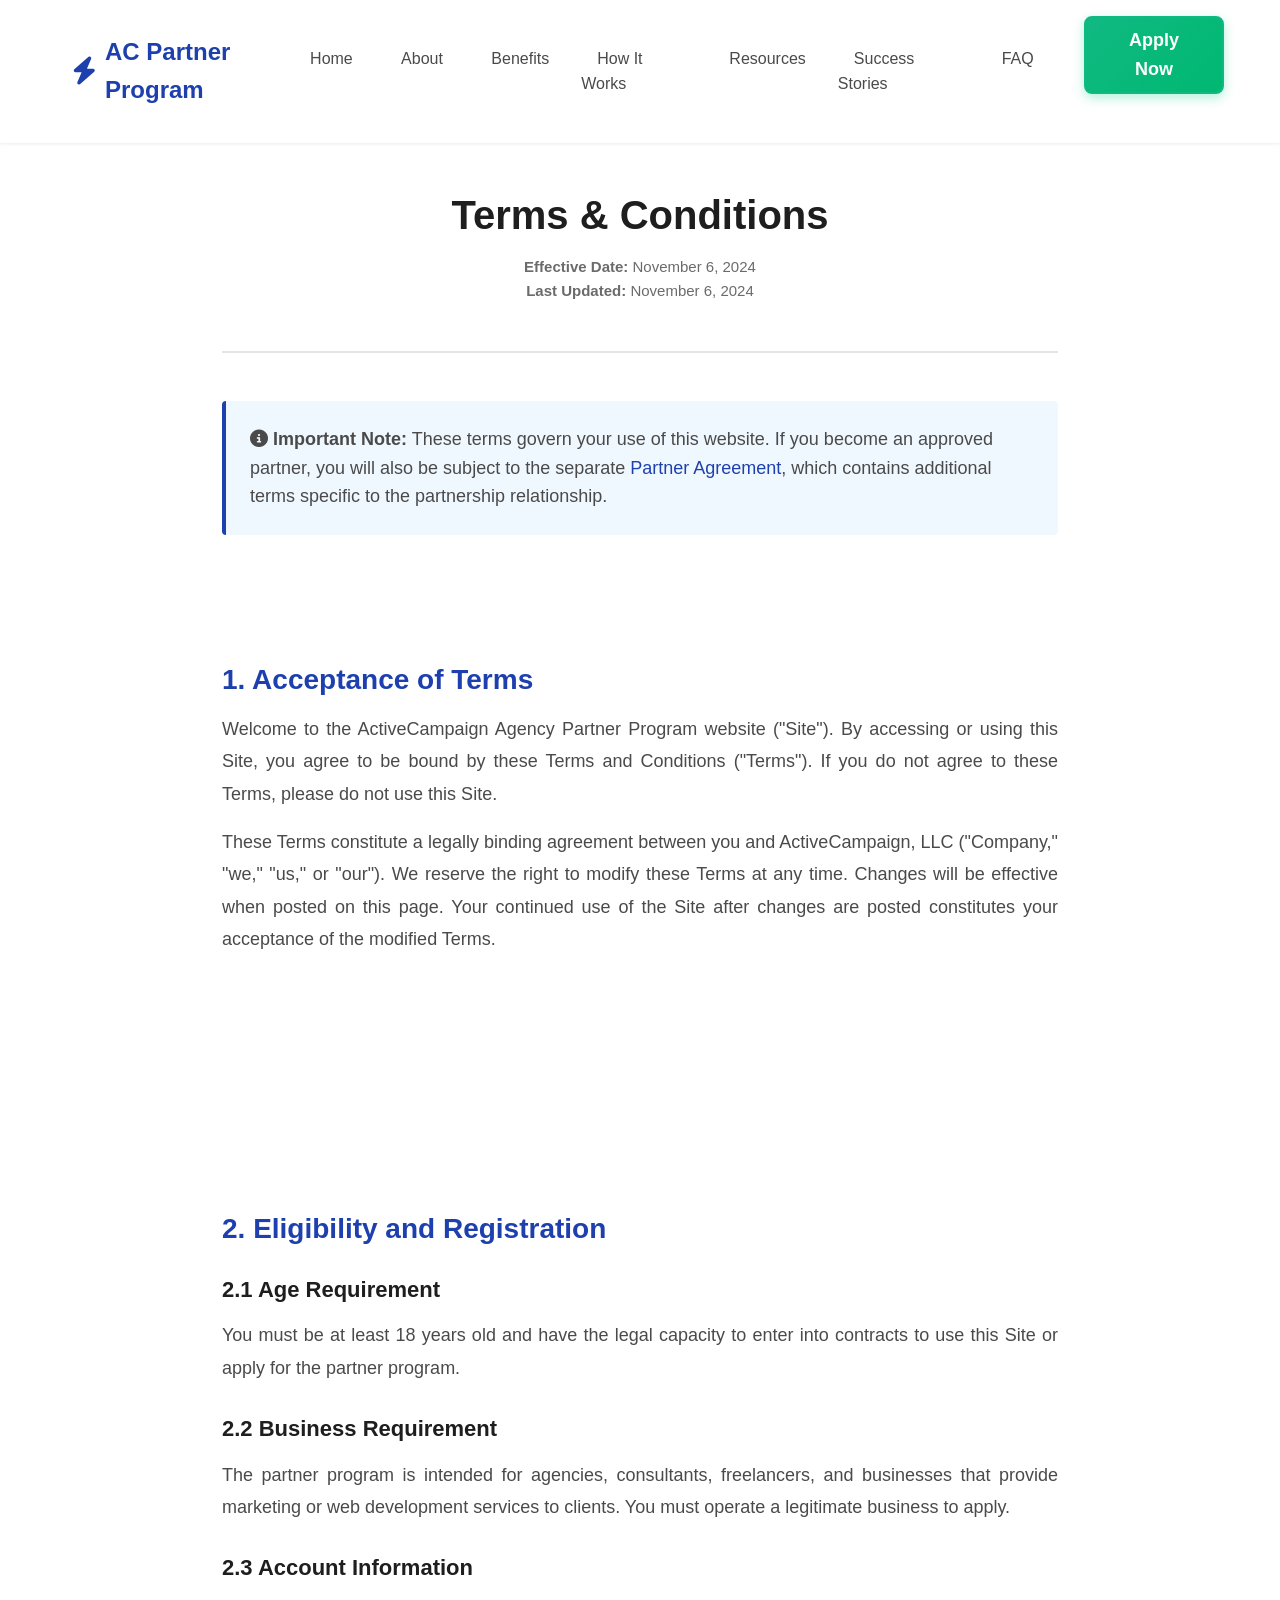
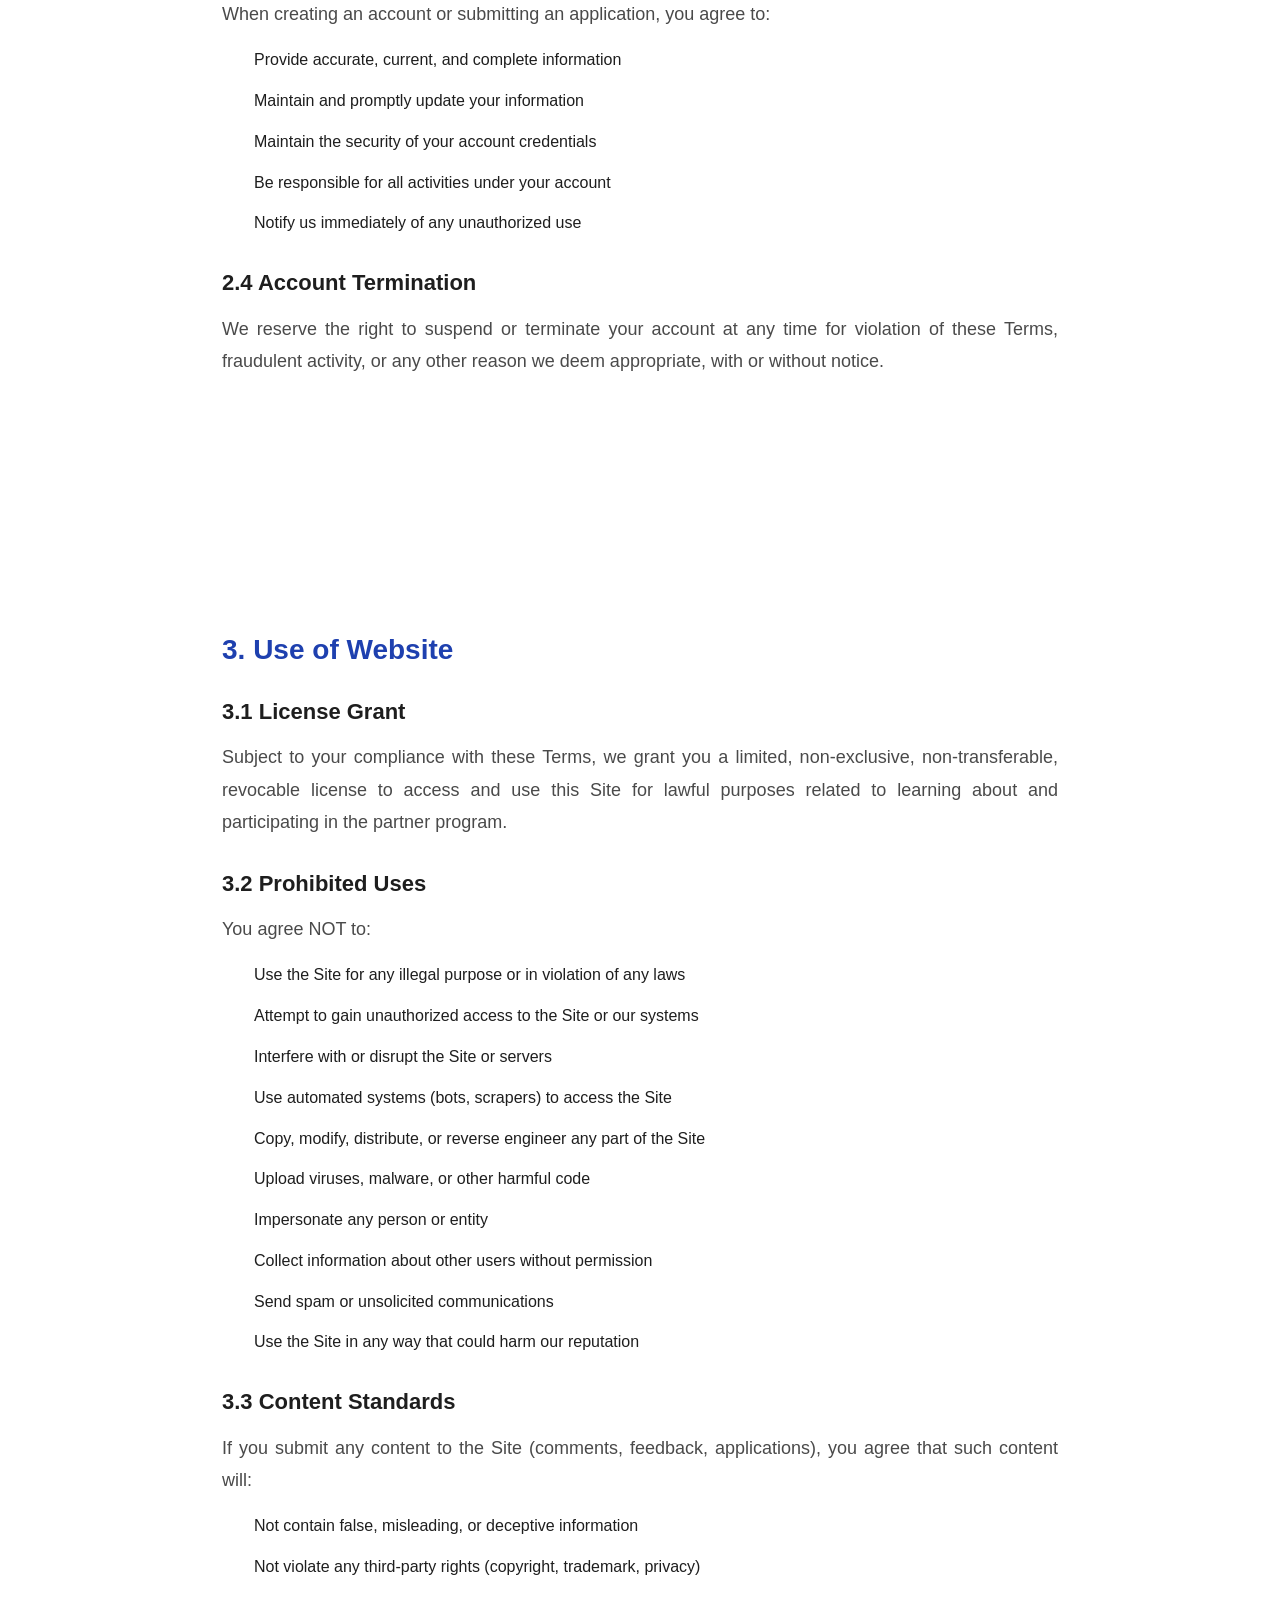
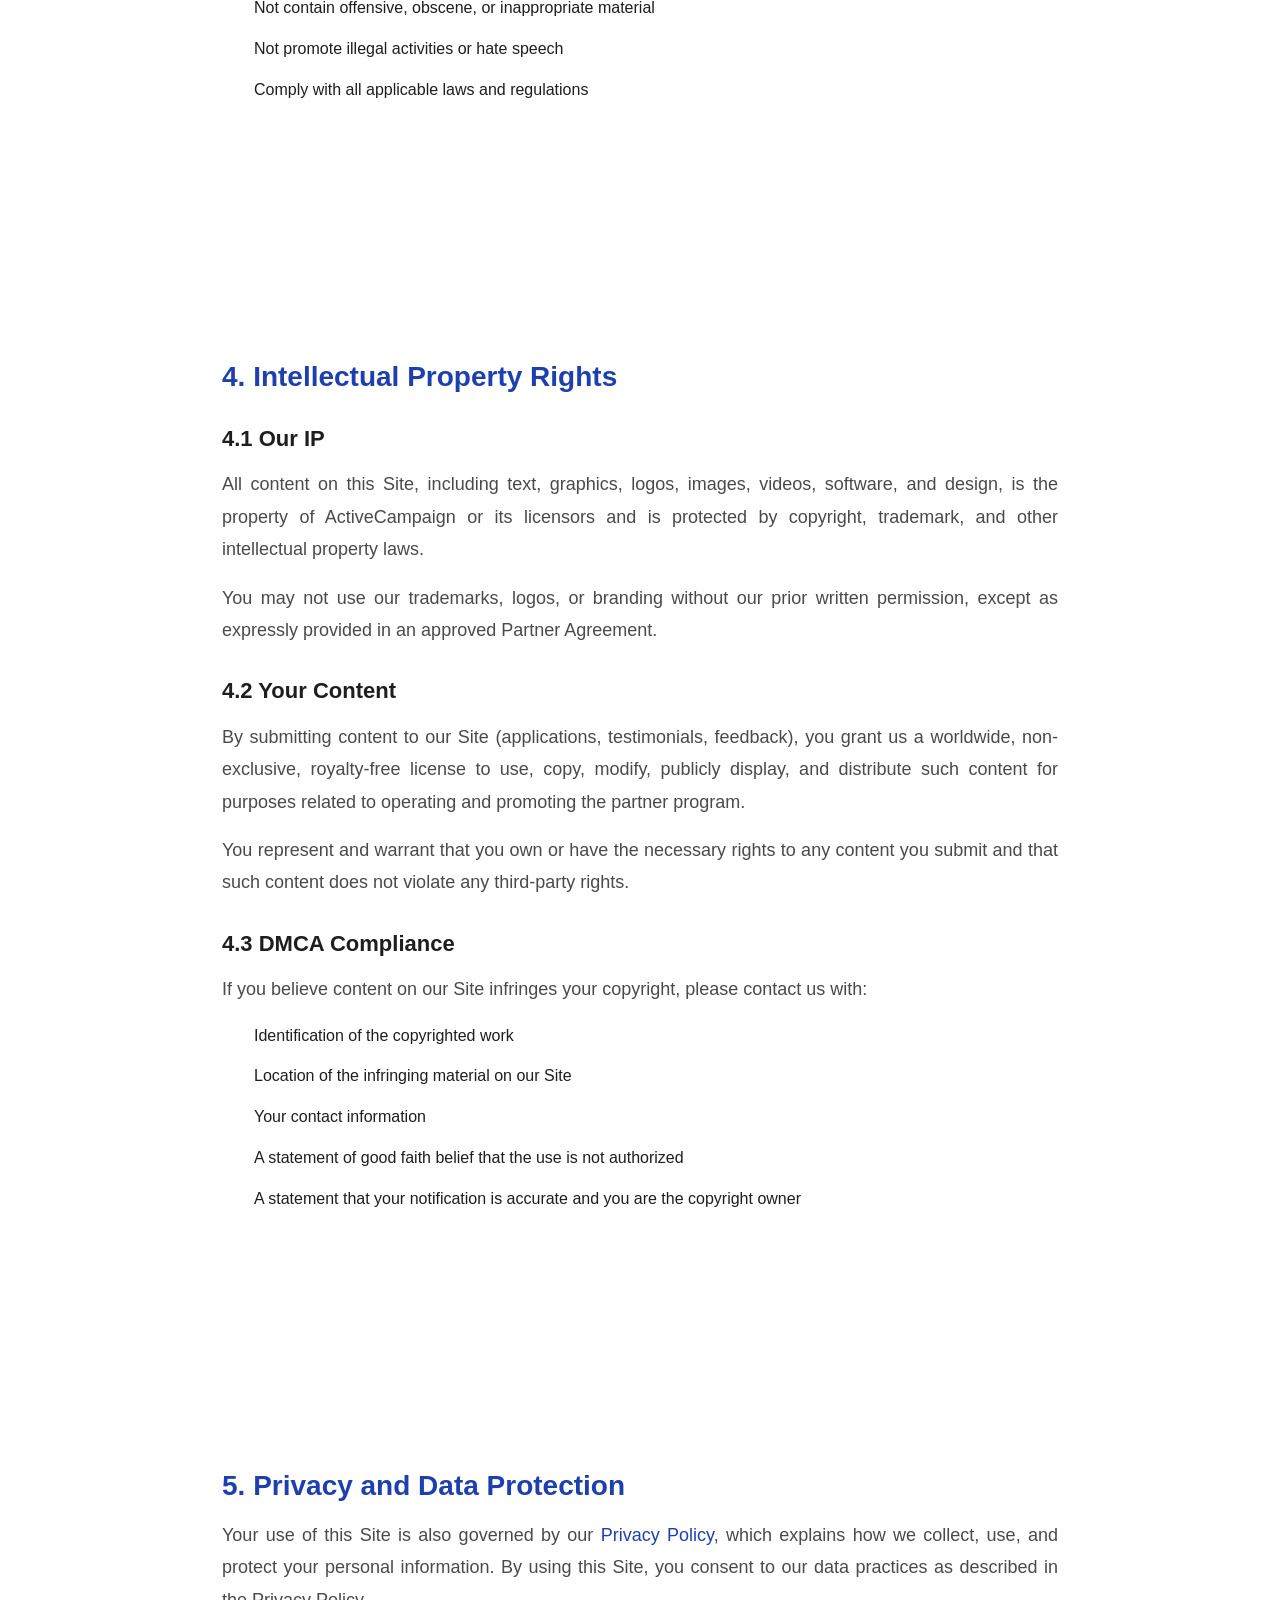
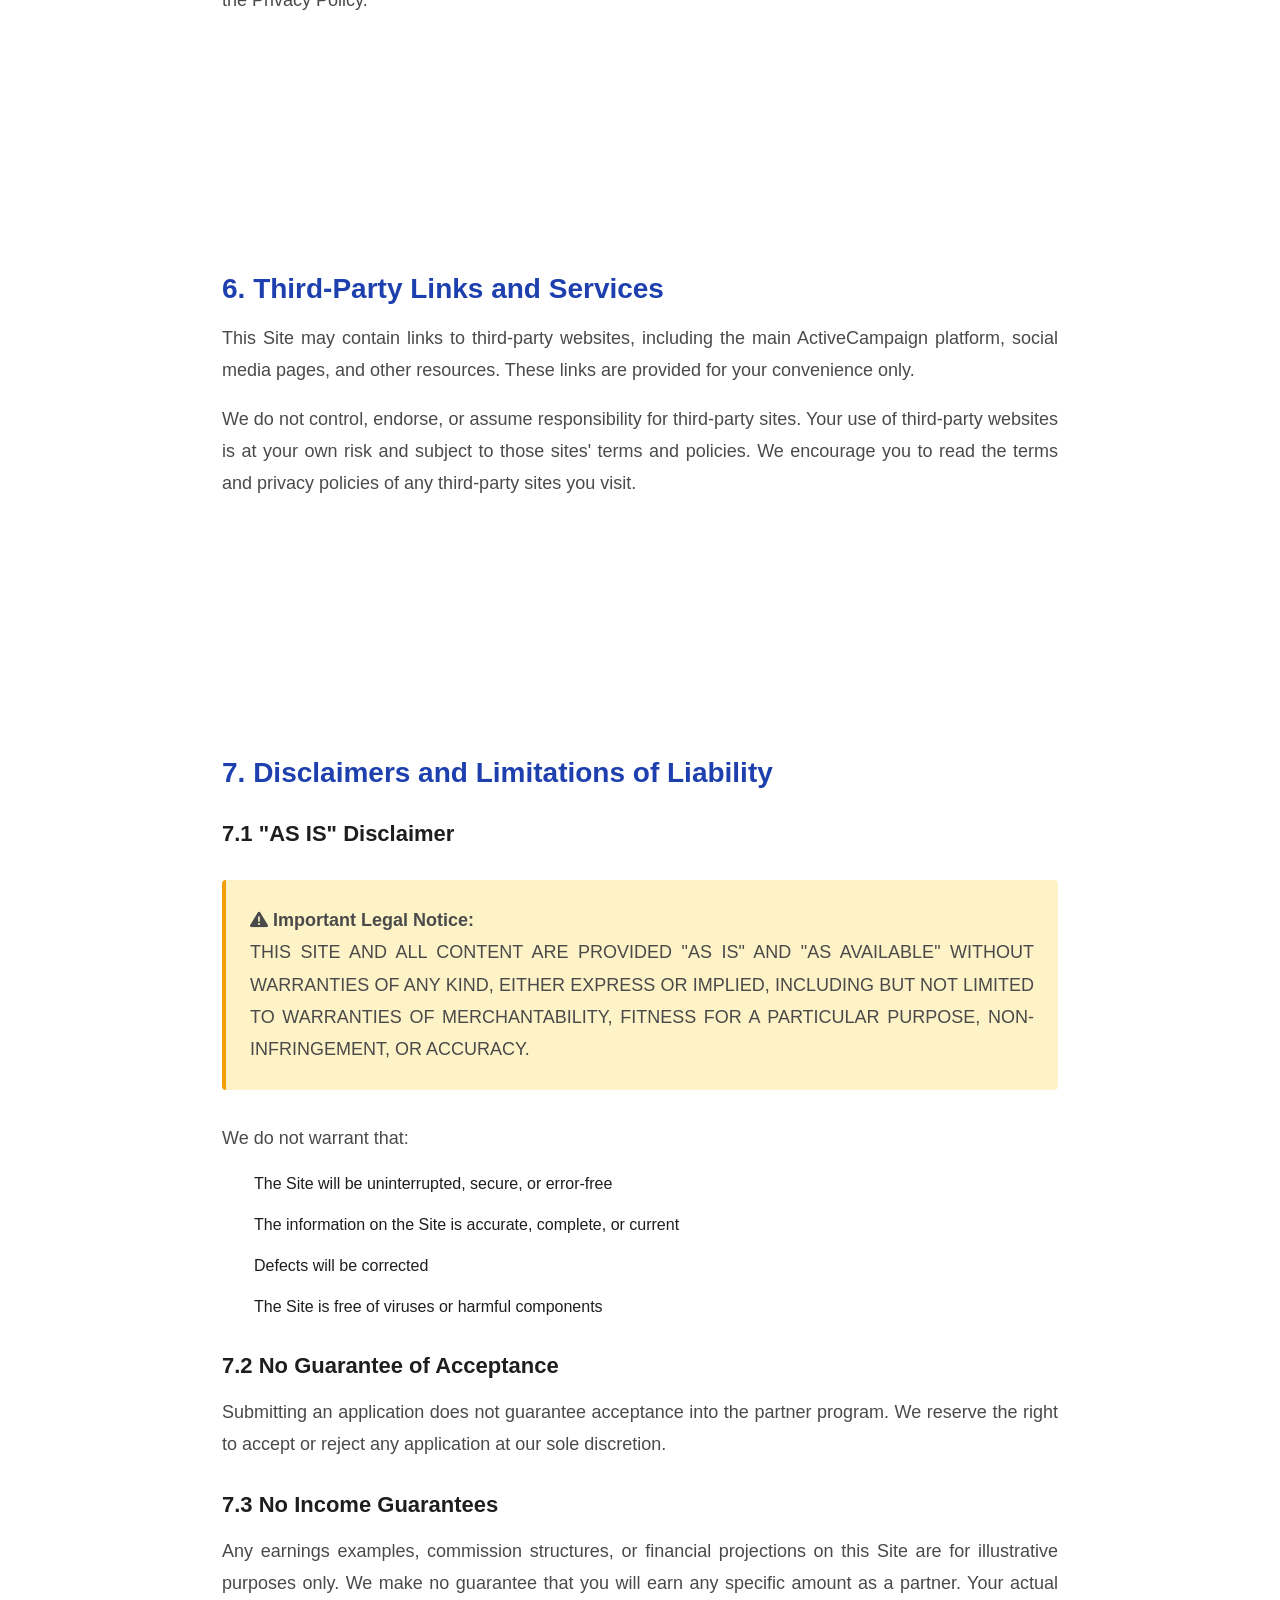
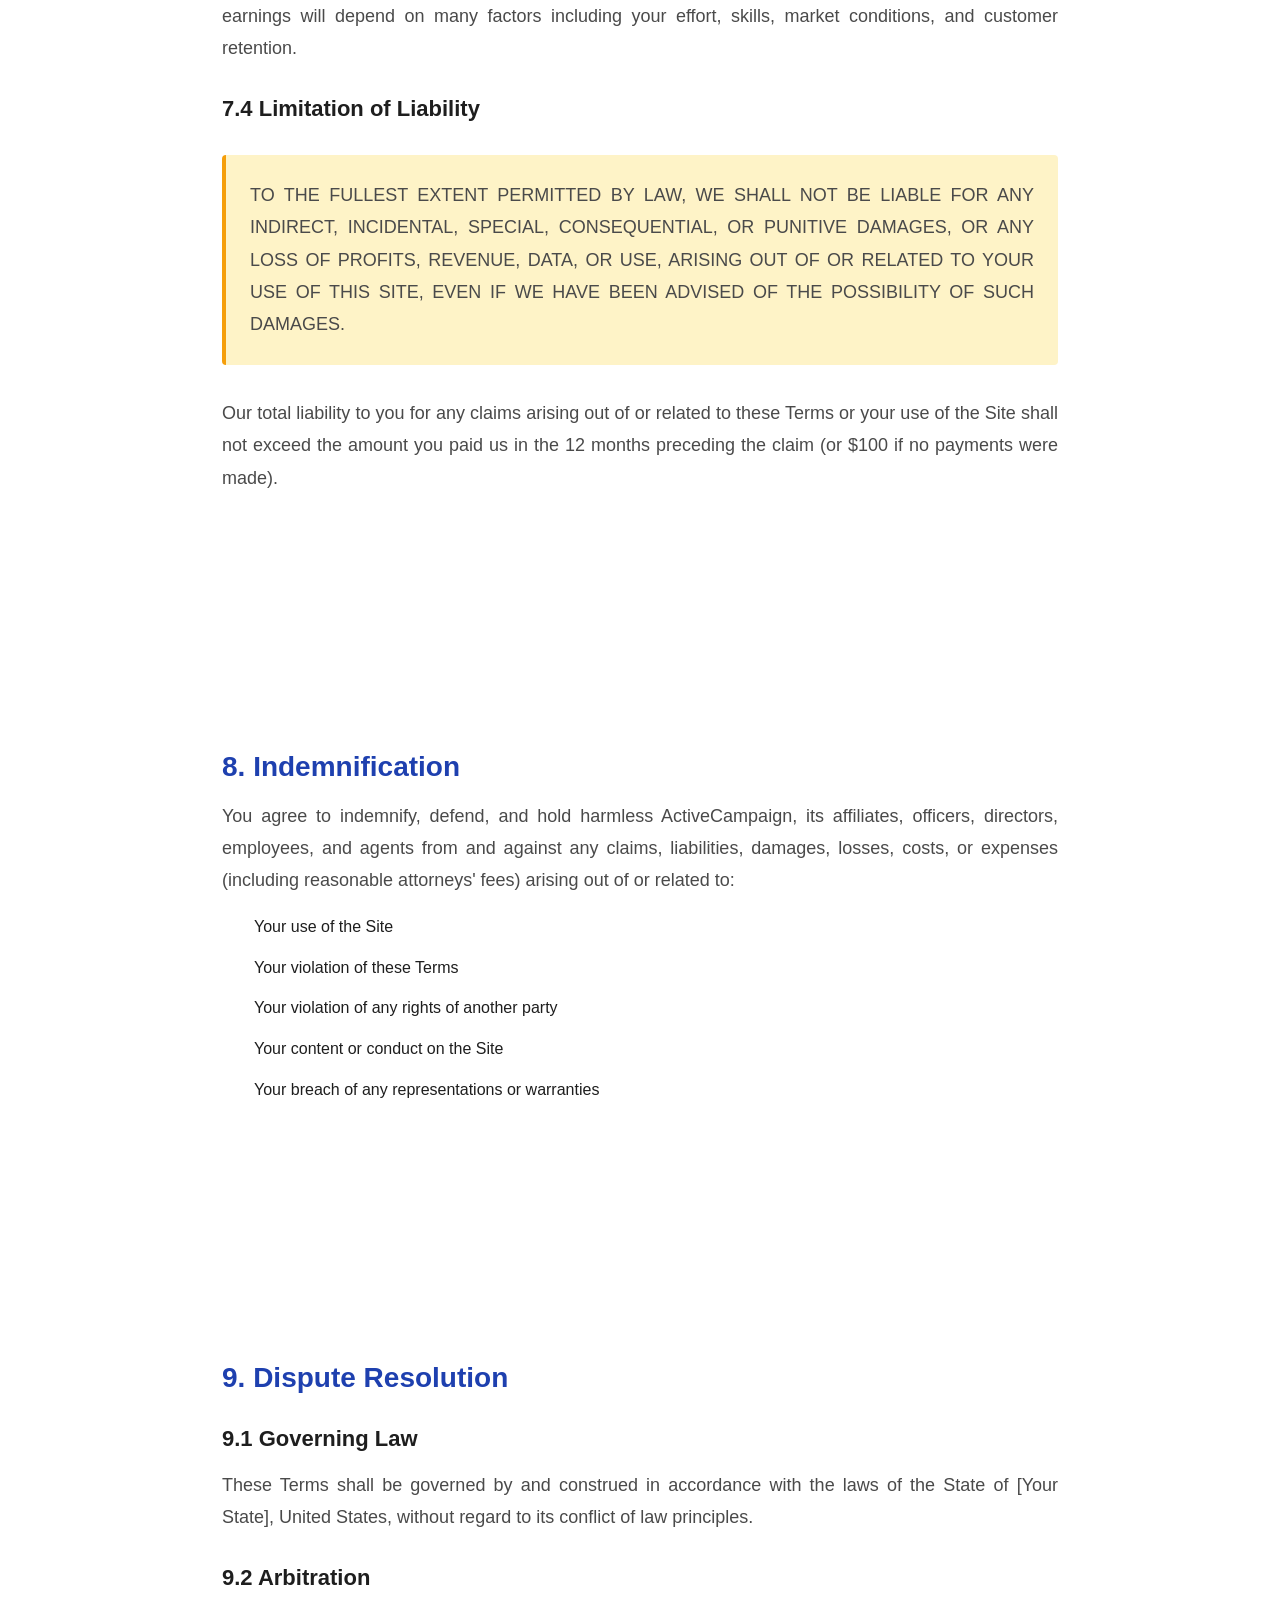
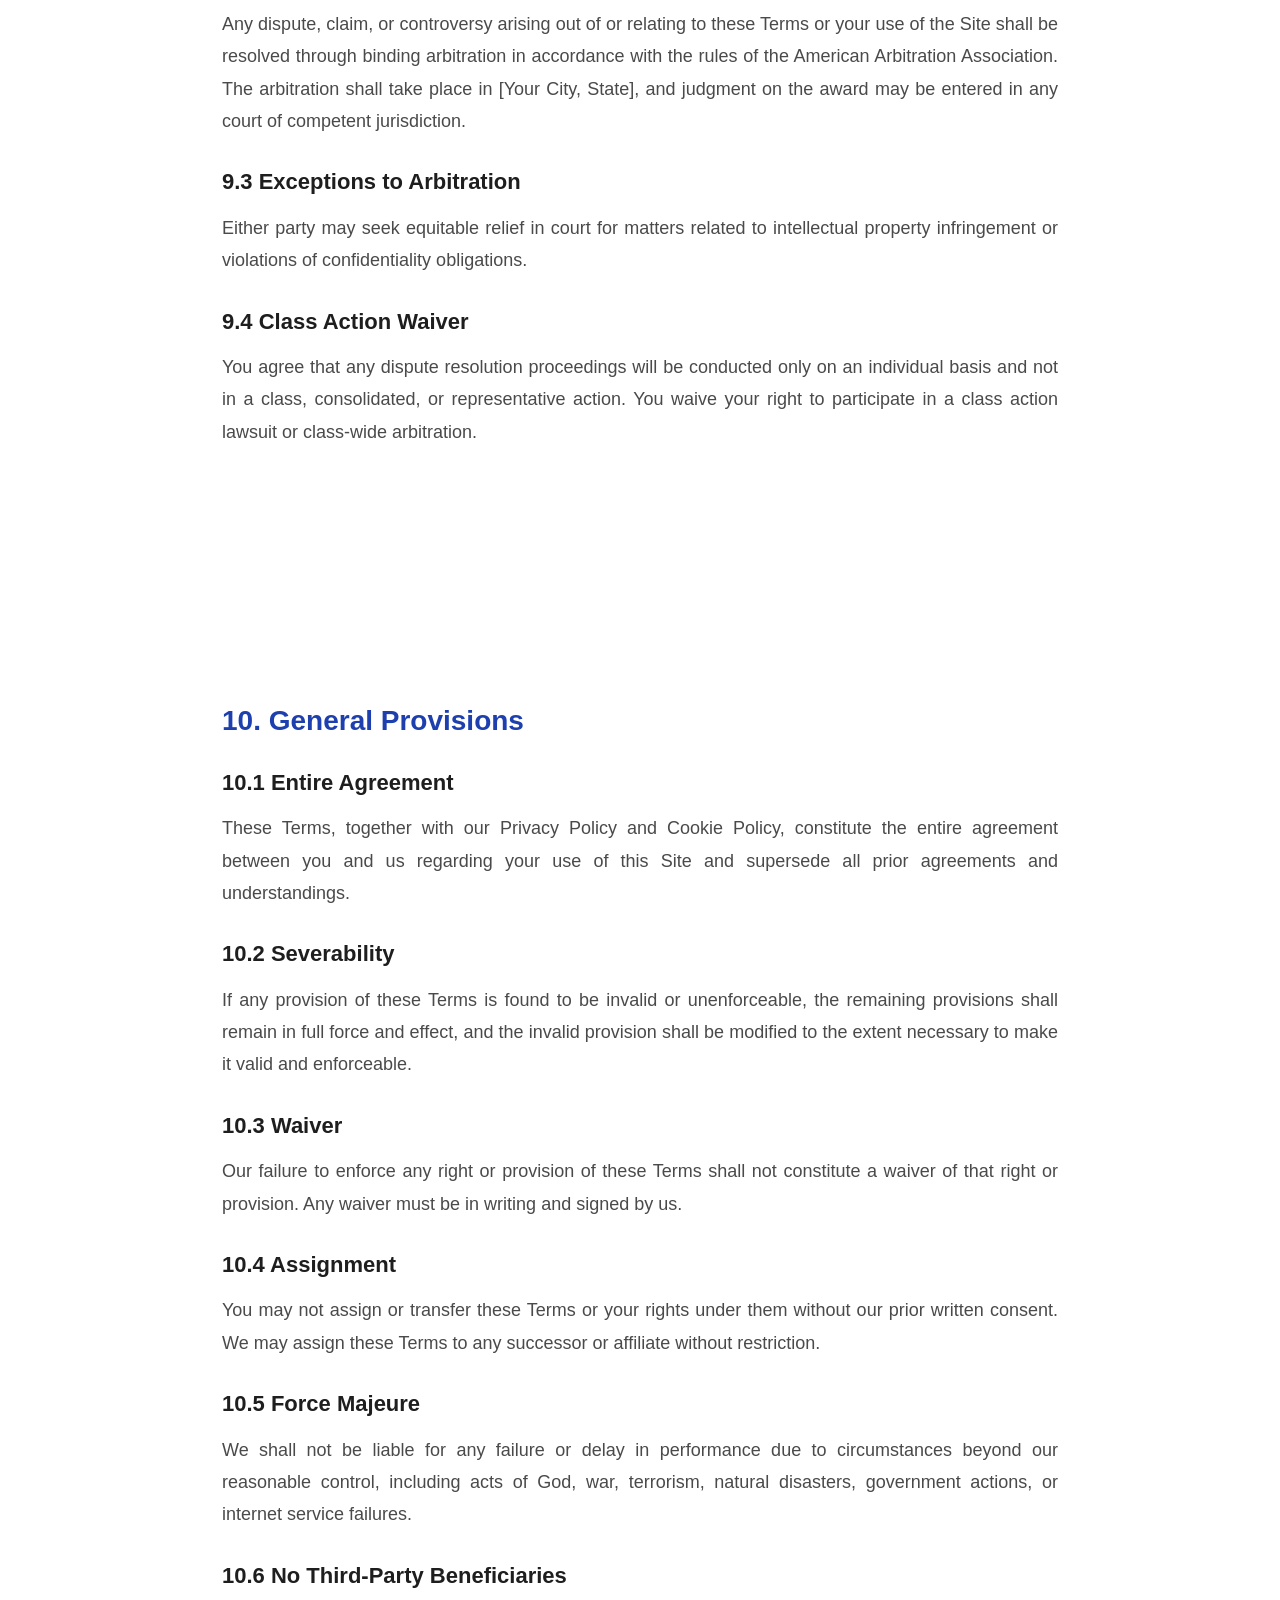
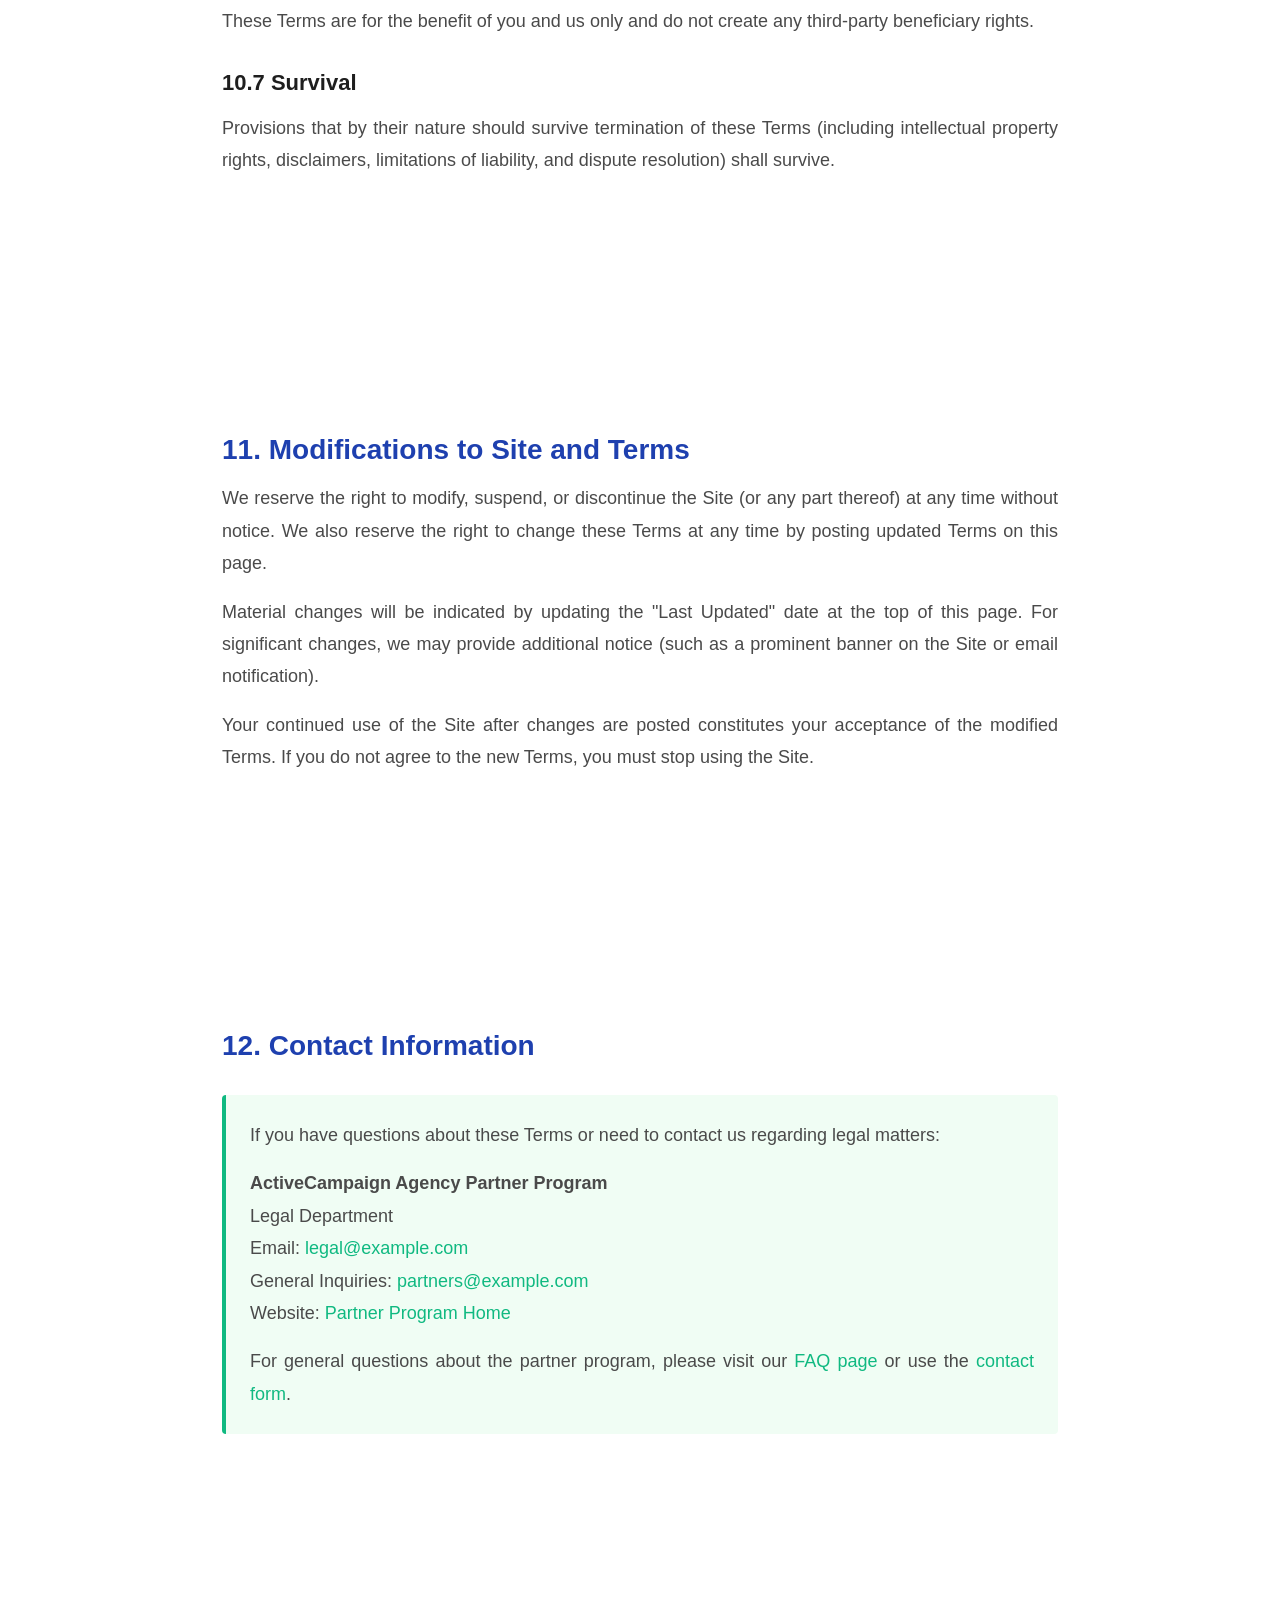
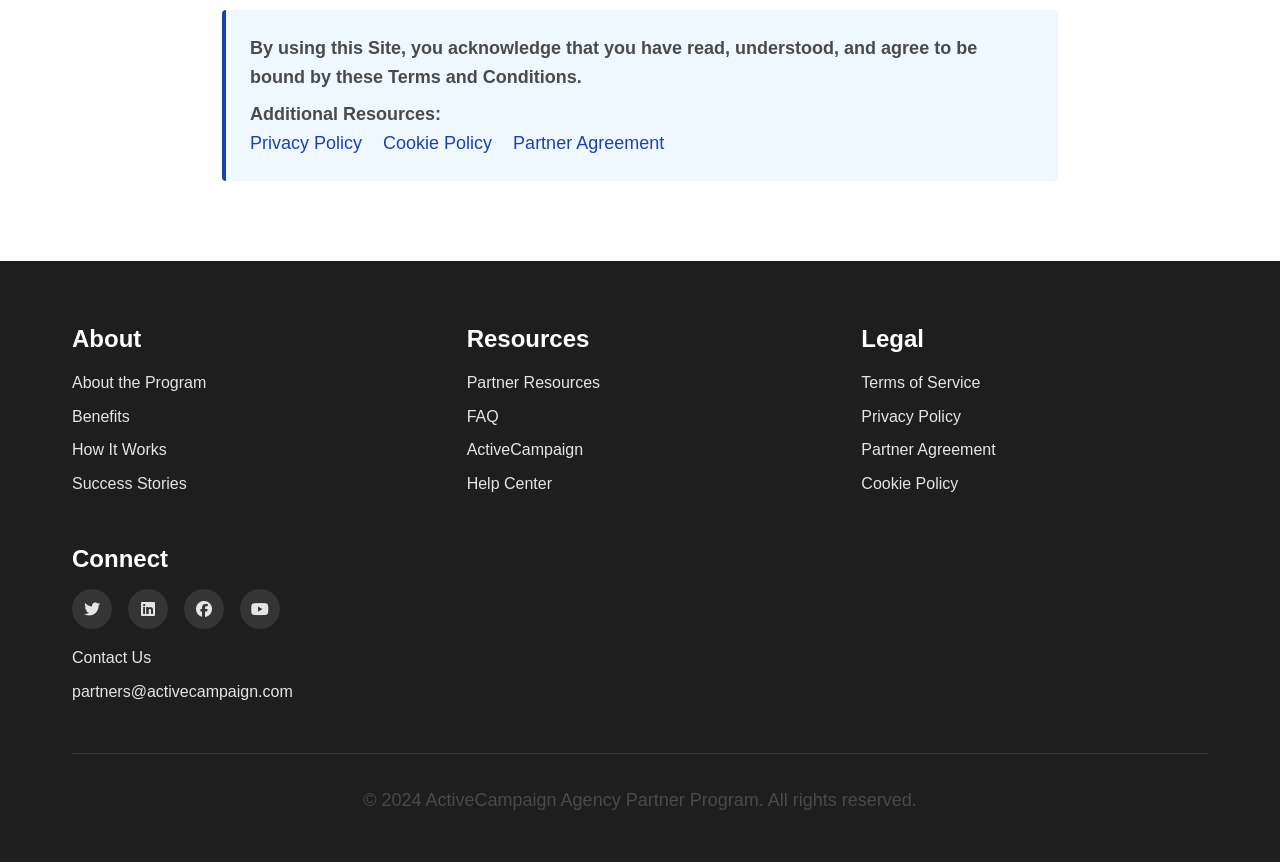
<file: legal/terms.html>
<!DOCTYPE html>
<html lang="en">
<head>
  <meta charset="UTF-8">
  <meta name="viewport" content="width=device-width, initial-scale=1.0">
  <meta name="description" content="Terms and Conditions for ActiveCampaign Agency Partner Program website.">
  <title>Terms & Conditions - ActiveCampaign Agency Partner Program</title>
  <link rel="icon" type="image/svg+xml" href="../assets/images/icons/favicon.svg">

  <!-- Font Awesome Icons -->
  <link rel="stylesheet" href="https://cdnjs.cloudflare.com/ajax/libs/font-awesome/6.4.2/css/all.min.css" integrity="sha512-z3gLpd7yknf1YoNbCzqRKc4qyor8gaKU1qmn+CShxbuBusANI9QpRohGBreCFkKxLhei6S9CQXFEbbKuqLg0DA==" crossorigin="anonymous" referrerpolicy="no-referrer" />

  <link rel="stylesheet" href="../css/main.css">
  <link rel="stylesheet" href="../css/components.css">
  <link rel="stylesheet" href="../css/responsive.css">

  <style>
    .legal-content {
      max-width: 900px;
      margin: 0 auto;
      padding: 3rem 2rem;
    }

    .legal-header {
      text-align: center;
      margin-bottom: 3rem;
      padding-bottom: 2rem;
      border-bottom: 2px solid #E5E5E5;
    }

    .legal-header h1 {
      font-size: 2.5rem;
      color: var(--dark);
      margin-bottom: 1rem;
    }

    .legal-meta {
      color: var(--gray);
      font-size: 0.9375rem;
    }

    .legal-section {
      margin-bottom: 3rem;
    }

    .legal-section h2 {
      font-size: 1.75rem;
      color: var(--primary-color);
      margin-bottom: 1rem;
    }

    .legal-section h3 {
      font-size: 1.375rem;
      color: var(--dark);
      margin: 2rem 0 1rem 0;
    }

    .legal-section p {
      line-height: 1.8;
      margin-bottom: 1rem;
      text-align: justify;
    }

    .legal-section ul, .legal-section ol {
      margin: 1rem 0 1rem 2rem;
      line-height: 1.8;
    }

    .legal-section li {
      margin-bottom: 0.75rem;
    }

    .info-box {
      background: #F0F8FF;
      border-left: 4px solid var(--primary-color);
      padding: 1.5rem;
      margin: 2rem 0;
      border-radius: 4px;
    }

    .warning-box {
      background: #FEF3C7;
      border-left: 4px solid #F59E0B;
      padding: 1.5rem;
      margin: 2rem 0;
      border-radius: 4px;
    }

    .contact-box {
      background: #F0FDF4;
      border-left: 4px solid var(--accent-color);
      padding: 1.5rem;
      margin: 2rem 0;
      border-radius: 4px;
    }

    @media (max-width: 768px) {
      .legal-content {
        padding: 2rem 1.5rem;
      }

      .legal-header h1 {
        font-size: 2rem;
      }
    }
  </style>
</head>
<body>

  <!-- Navigation -->
  <nav class="navbar">
    <div class="nav-container">
      <a href="../index.html" class="nav-logo">
        <i class="fas fa-bolt" style="font-size: 1.75rem;" aria-hidden="true"></i>
        <span>AC Partner Program</span>
      </a>

      <ul class="nav-menu">
        <li><a href="../index.html" class="nav-link">Home</a></li>
        <li><a href="../about.html" class="nav-link">About</a></li>
        <li><a href="../benefits.html" class="nav-link">Benefits</a></li>
        <li><a href="../how-it-works.html" class="nav-link">How It Works</a></li>
        <li><a href="../resources.html" class="nav-link">Resources</a></li>
        <li><a href="../success-stories.html" class="nav-link">Success Stories</a></li>
        <li><a href="../faq.html" class="nav-link">FAQ</a></li>
        <li><a href="../apply.html" class="nav-link"><span class="btn btn-primary" style="padding: 0.5rem 1.5rem;">Apply Now</span></a></li>
      </ul>

      <button class="nav-toggle" aria-label="Toggle navigation">
        <i class="fas fa-bars" style="font-size: 1.5rem;" aria-hidden="true"></i>
      </button>
    </div>
  </nav>

  <div class="legal-content">
    <div class="legal-header">
      <h1>Terms & Conditions</h1>
      <p class="legal-meta">
        <strong>Effective Date:</strong> November 6, 2024<br>
        <strong>Last Updated:</strong> November 6, 2024
      </p>
    </div>

    <div class="info-box">
      <p style="margin-bottom: 0;">
        <strong><i class="fas fa-info-circle" aria-hidden="true"></i> Important Note:</strong>
        These terms govern your use of this website. If you become an approved partner, you will also be subject to
        the separate
        <a href="../assets/downloads/partner-agreement-template.html" target="_blank" style="color: var(--primary-color);">Partner Agreement</a>,
        which contains additional terms specific to the partnership relationship.
      </p>
    </div>

    <section class="legal-section">
      <h2>1. Acceptance of Terms</h2>
      <p>
        Welcome to the ActiveCampaign Agency Partner Program website ("Site"). By accessing or using this Site, you
        agree to be bound by these Terms and Conditions ("Terms"). If you do not agree to these Terms, please do not
        use this Site.
      </p>
      <p>
        These Terms constitute a legally binding agreement between you and ActiveCampaign, LLC ("Company," "we," "us,"
        or "our"). We reserve the right to modify these Terms at any time. Changes will be effective when posted on
        this page. Your continued use of the Site after changes are posted constitutes your acceptance of the modified Terms.
      </p>
    </section>

    <section class="legal-section">
      <h2>2. Eligibility and Registration</h2>

      <h3>2.1 Age Requirement</h3>
      <p>
        You must be at least 18 years old and have the legal capacity to enter into contracts to use this Site or
        apply for the partner program.
      </p>

      <h3>2.2 Business Requirement</h3>
      <p>
        The partner program is intended for agencies, consultants, freelancers, and businesses that provide marketing
        or web development services to clients. You must operate a legitimate business to apply.
      </p>

      <h3>2.3 Account Information</h3>
      <p>
        When creating an account or submitting an application, you agree to:
      </p>
      <ul>
        <li>Provide accurate, current, and complete information</li>
        <li>Maintain and promptly update your information</li>
        <li>Maintain the security of your account credentials</li>
        <li>Be responsible for all activities under your account</li>
        <li>Notify us immediately of any unauthorized use</li>
      </ul>

      <h3>2.4 Account Termination</h3>
      <p>
        We reserve the right to suspend or terminate your account at any time for violation of these Terms, fraudulent
        activity, or any other reason we deem appropriate, with or without notice.
      </p>
    </section>

    <section class="legal-section">
      <h2>3. Use of Website</h2>

      <h3>3.1 License Grant</h3>
      <p>
        Subject to your compliance with these Terms, we grant you a limited, non-exclusive, non-transferable,
        revocable license to access and use this Site for lawful purposes related to learning about and participating
        in the partner program.
      </p>

      <h3>3.2 Prohibited Uses</h3>
      <p>You agree NOT to:</p>
      <ul>
        <li>Use the Site for any illegal purpose or in violation of any laws</li>
        <li>Attempt to gain unauthorized access to the Site or our systems</li>
        <li>Interfere with or disrupt the Site or servers</li>
        <li>Use automated systems (bots, scrapers) to access the Site</li>
        <li>Copy, modify, distribute, or reverse engineer any part of the Site</li>
        <li>Upload viruses, malware, or other harmful code</li>
        <li>Impersonate any person or entity</li>
        <li>Collect information about other users without permission</li>
        <li>Send spam or unsolicited communications</li>
        <li>Use the Site in any way that could harm our reputation</li>
      </ul>

      <h3>3.3 Content Standards</h3>
      <p>
        If you submit any content to the Site (comments, feedback, applications), you agree that such content will:
      </p>
      <ul>
        <li>Not contain false, misleading, or deceptive information</li>
        <li>Not violate any third-party rights (copyright, trademark, privacy)</li>
        <li>Not contain offensive, obscene, or inappropriate material</li>
        <li>Not promote illegal activities or hate speech</li>
        <li>Comply with all applicable laws and regulations</li>
      </ul>
    </section>

    <section class="legal-section">
      <h2>4. Intellectual Property Rights</h2>

      <h3>4.1 Our IP</h3>
      <p>
        All content on this Site, including text, graphics, logos, images, videos, software, and design, is the
        property of ActiveCampaign or its licensors and is protected by copyright, trademark, and other intellectual
        property laws.
      </p>
      <p>
        You may not use our trademarks, logos, or branding without our prior written permission, except as expressly
        provided in an approved Partner Agreement.
      </p>

      <h3>4.2 Your Content</h3>
      <p>
        By submitting content to our Site (applications, testimonials, feedback), you grant us a worldwide,
        non-exclusive, royalty-free license to use, copy, modify, publicly display, and distribute such content for
        purposes related to operating and promoting the partner program.
      </p>
      <p>
        You represent and warrant that you own or have the necessary rights to any content you submit and that such
        content does not violate any third-party rights.
      </p>

      <h3>4.3 DMCA Compliance</h3>
      <p>
        If you believe content on our Site infringes your copyright, please contact us with:
      </p>
      <ul>
        <li>Identification of the copyrighted work</li>
        <li>Location of the infringing material on our Site</li>
        <li>Your contact information</li>
        <li>A statement of good faith belief that the use is not authorized</li>
        <li>A statement that your notification is accurate and you are the copyright owner</li>
      </ul>
    </section>

    <section class="legal-section">
      <h2>5. Privacy and Data Protection</h2>
      <p>
        Your use of this Site is also governed by our
        <a href="privacy.html" style="color: var(--primary-color);">Privacy Policy</a>,
        which explains how we collect, use, and protect your personal information. By using this Site, you consent to
        our data practices as described in the Privacy Policy.
      </p>
    </section>

    <section class="legal-section">
      <h2>6. Third-Party Links and Services</h2>
      <p>
        This Site may contain links to third-party websites, including the main ActiveCampaign platform, social media
        pages, and other resources. These links are provided for your convenience only.
      </p>
      <p>
        We do not control, endorse, or assume responsibility for third-party sites. Your use of third-party websites
        is at your own risk and subject to those sites' terms and policies. We encourage you to read the terms and
        privacy policies of any third-party sites you visit.
      </p>
    </section>

    <section class="legal-section">
      <h2>7. Disclaimers and Limitations of Liability</h2>

      <h3>7.1 "AS IS" Disclaimer</h3>
      <div class="warning-box">
        <p style="margin-bottom: 0;">
          <strong><i class="fas fa-exclamation-triangle" aria-hidden="true"></i> Important Legal Notice:</strong><br>
          THIS SITE AND ALL CONTENT ARE PROVIDED "AS IS" AND "AS AVAILABLE" WITHOUT WARRANTIES OF ANY KIND, EITHER
          EXPRESS OR IMPLIED, INCLUDING BUT NOT LIMITED TO WARRANTIES OF MERCHANTABILITY, FITNESS FOR A PARTICULAR
          PURPOSE, NON-INFRINGEMENT, OR ACCURACY.
        </p>
      </div>
      <p>
        We do not warrant that:
      </p>
      <ul>
        <li>The Site will be uninterrupted, secure, or error-free</li>
        <li>The information on the Site is accurate, complete, or current</li>
        <li>Defects will be corrected</li>
        <li>The Site is free of viruses or harmful components</li>
      </ul>

      <h3>7.2 No Guarantee of Acceptance</h3>
      <p>
        Submitting an application does not guarantee acceptance into the partner program. We reserve the right to
        accept or reject any application at our sole discretion.
      </p>

      <h3>7.3 No Income Guarantees</h3>
      <p>
        Any earnings examples, commission structures, or financial projections on this Site are for illustrative
        purposes only. We make no guarantee that you will earn any specific amount as a partner. Your actual earnings
        will depend on many factors including your effort, skills, market conditions, and customer retention.
      </p>

      <h3>7.4 Limitation of Liability</h3>
      <div class="warning-box">
        <p style="margin-bottom: 0;">
          TO THE FULLEST EXTENT PERMITTED BY LAW, WE SHALL NOT BE LIABLE FOR ANY INDIRECT, INCIDENTAL, SPECIAL,
          CONSEQUENTIAL, OR PUNITIVE DAMAGES, OR ANY LOSS OF PROFITS, REVENUE, DATA, OR USE, ARISING OUT OF OR
          RELATED TO YOUR USE OF THIS SITE, EVEN IF WE HAVE BEEN ADVISED OF THE POSSIBILITY OF SUCH DAMAGES.
        </p>
      </div>
      <p>
        Our total liability to you for any claims arising out of or related to these Terms or your use of the Site
        shall not exceed the amount you paid us in the 12 months preceding the claim (or $100 if no payments were made).
      </p>
    </section>

    <section class="legal-section">
      <h2>8. Indemnification</h2>
      <p>
        You agree to indemnify, defend, and hold harmless ActiveCampaign, its affiliates, officers, directors,
        employees, and agents from and against any claims, liabilities, damages, losses, costs, or expenses (including
        reasonable attorneys' fees) arising out of or related to:
      </p>
      <ul>
        <li>Your use of the Site</li>
        <li>Your violation of these Terms</li>
        <li>Your violation of any rights of another party</li>
        <li>Your content or conduct on the Site</li>
        <li>Your breach of any representations or warranties</li>
      </ul>
    </section>

    <section class="legal-section">
      <h2>9. Dispute Resolution</h2>

      <h3>9.1 Governing Law</h3>
      <p>
        These Terms shall be governed by and construed in accordance with the laws of the State of [Your State],
        United States, without regard to its conflict of law principles.
      </p>

      <h3>9.2 Arbitration</h3>
      <p>
        Any dispute, claim, or controversy arising out of or relating to these Terms or your use of the Site shall be
        resolved through binding arbitration in accordance with the rules of the American Arbitration Association.
        The arbitration shall take place in [Your City, State], and judgment on the award may be entered in any court
        of competent jurisdiction.
      </p>

      <h3>9.3 Exceptions to Arbitration</h3>
      <p>
        Either party may seek equitable relief in court for matters related to intellectual property infringement or
        violations of confidentiality obligations.
      </p>

      <h3>9.4 Class Action Waiver</h3>
      <p>
        You agree that any dispute resolution proceedings will be conducted only on an individual basis and not in a
        class, consolidated, or representative action. You waive your right to participate in a class action lawsuit
        or class-wide arbitration.
      </p>
    </section>

    <section class="legal-section">
      <h2>10. General Provisions</h2>

      <h3>10.1 Entire Agreement</h3>
      <p>
        These Terms, together with our Privacy Policy and Cookie Policy, constitute the entire agreement between you
        and us regarding your use of this Site and supersede all prior agreements and understandings.
      </p>

      <h3>10.2 Severability</h3>
      <p>
        If any provision of these Terms is found to be invalid or unenforceable, the remaining provisions shall remain
        in full force and effect, and the invalid provision shall be modified to the extent necessary to make it valid
        and enforceable.
      </p>

      <h3>10.3 Waiver</h3>
      <p>
        Our failure to enforce any right or provision of these Terms shall not constitute a waiver of that right or
        provision. Any waiver must be in writing and signed by us.
      </p>

      <h3>10.4 Assignment</h3>
      <p>
        You may not assign or transfer these Terms or your rights under them without our prior written consent. We may
        assign these Terms to any successor or affiliate without restriction.
      </p>

      <h3>10.5 Force Majeure</h3>
      <p>
        We shall not be liable for any failure or delay in performance due to circumstances beyond our reasonable
        control, including acts of God, war, terrorism, natural disasters, government actions, or internet service
        failures.
      </p>

      <h3>10.6 No Third-Party Beneficiaries</h3>
      <p>
        These Terms are for the benefit of you and us only and do not create any third-party beneficiary rights.
      </p>

      <h3>10.7 Survival</h3>
      <p>
        Provisions that by their nature should survive termination of these Terms (including intellectual property
        rights, disclaimers, limitations of liability, and dispute resolution) shall survive.
      </p>
    </section>

    <section class="legal-section">
      <h2>11. Modifications to Site and Terms</h2>
      <p>
        We reserve the right to modify, suspend, or discontinue the Site (or any part thereof) at any time without
        notice. We also reserve the right to change these Terms at any time by posting updated Terms on this page.
      </p>
      <p>
        Material changes will be indicated by updating the "Last Updated" date at the top of this page. For
        significant changes, we may provide additional notice (such as a prominent banner on the Site or email
        notification).
      </p>
      <p>
        Your continued use of the Site after changes are posted constitutes your acceptance of the modified Terms. If
        you do not agree to the new Terms, you must stop using the Site.
      </p>
    </section>

    <section class="legal-section">
      <h2>12. Contact Information</h2>
      <div class="contact-box">
        <p>
          If you have questions about these Terms or need to contact us regarding legal matters:
        </p>
        <p style="margin-top: 1rem;">
          <strong>ActiveCampaign Agency Partner Program</strong><br>
          Legal Department<br>
          Email: <a href="mailto:legal@example.com" style="color: var(--accent-color);">legal@example.com</a><br>
          General Inquiries: <a href="mailto:partners@example.com" style="color: var(--accent-color);">partners@example.com</a><br>
          Website: <a href="../index.html" style="color: var(--accent-color);">Partner Program Home</a>
        </p>
        <p style="margin-top: 1rem; margin-bottom: 0;">
          For general questions about the partner program, please visit our <a href="../faq.html" style="color: var(--accent-color);">FAQ page</a>
          or use the <a href="../apply.html" style="color: var(--accent-color);">contact form</a>.
        </p>
      </div>
    </section>

    <div class="info-box">
      <p style="margin-bottom: 0.5rem;">
        <strong>By using this Site, you acknowledge that you have read, understood, and agree to be bound by these Terms and Conditions.</strong>
      </p>
      <p style="margin-bottom: 0;">
        <strong>Additional Resources:</strong><br>
        <a href="privacy.html" style="color: var(--primary-color); margin-right: 1rem;">Privacy Policy</a>
        <a href="cookies.html" style="color: var(--primary-color); margin-right: 1rem;">Cookie Policy</a>
        <a href="../assets/downloads/partner-agreement-template.html" target="_blank" style="color: var(--primary-color);">Partner Agreement</a>
      </p>
    </div>
  </div>

  <!-- Footer -->
  <footer>
    <div class="container">
      <div class="footer-content">
        <div class="footer-section">
          <h4>About</h4>
          <ul>
            <li><a href="../about.html">About the Program</a></li>
            <li><a href="../benefits.html">Benefits</a></li>
            <li><a href="../how-it-works.html">How It Works</a></li>
            <li><a href="../success-stories.html">Success Stories</a></li>
          </ul>
        </div>

        <div class="footer-section">
          <h4>Resources</h4>
          <ul>
            <li><a href="../resources.html">Partner Resources</a></li>
            <li><a href="../faq.html">FAQ</a></li>
            <li><a href="https://www.activecampaign.com" target="_blank">ActiveCampaign</a></li>
            <li><a href="https://help.activecampaign.com" target="_blank">Help Center</a></li>
          </ul>
        </div>

        <div class="footer-section">
          <h4>Legal</h4>
          <ul>
            <li><a href="terms.html">Terms of Service</a></li>
            <li><a href="privacy.html">Privacy Policy</a></li>
            <li><a href="../assets/downloads/partner-agreement-template.html" target="_blank">Partner Agreement</a></li>
            <li><a href="cookies.html">Cookie Policy</a></li>
          </ul>
        </div>

        <div class="footer-section">
          <h4>Connect</h4>
          <div class="social-links">
            <a href="#" class="social-link" aria-label="Twitter"><i class="fab fa-twitter"></i></a>
            <a href="#" class="social-link" aria-label="LinkedIn"><i class="fab fa-linkedin"></i></a>
            <a href="#" class="social-link" aria-label="Facebook"><i class="fab fa-facebook"></i></a>
            <a href="#" class="social-link" aria-label="YouTube"><i class="fab fa-youtube"></i></a>
          </div>
          <ul style="margin-top: 1rem;">
            <li><a href="../apply.html">Contact Us</a></li>
            <li><a href="mailto:partners@activecampaign.com">partners@activecampaign.com</a></li>
          </ul>
        </div>
      </div>

      <div class="footer-bottom">
        <p>&copy; 2024 ActiveCampaign Agency Partner Program. All rights reserved.</p>
      </div>
    </div>
  </footer>

  <script src="../js/main.js"></script>

</body>
</html>
</file>
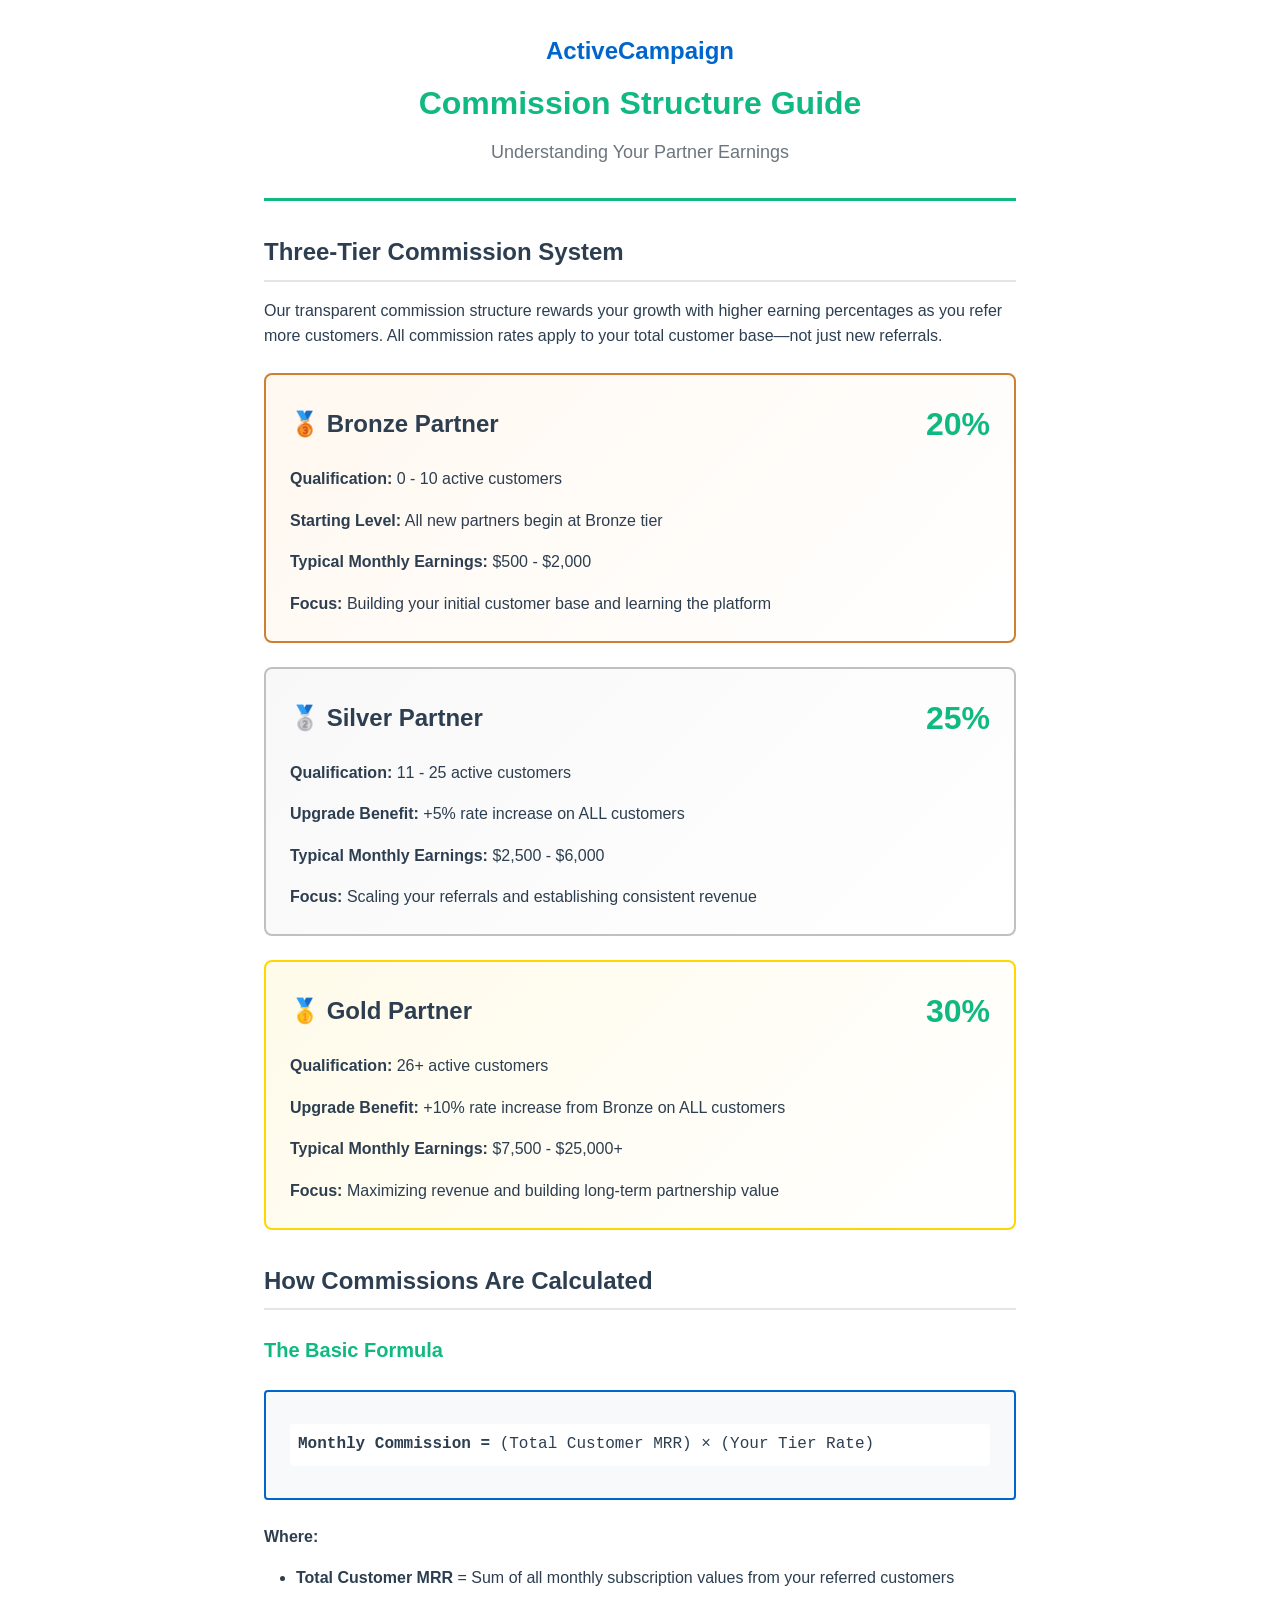
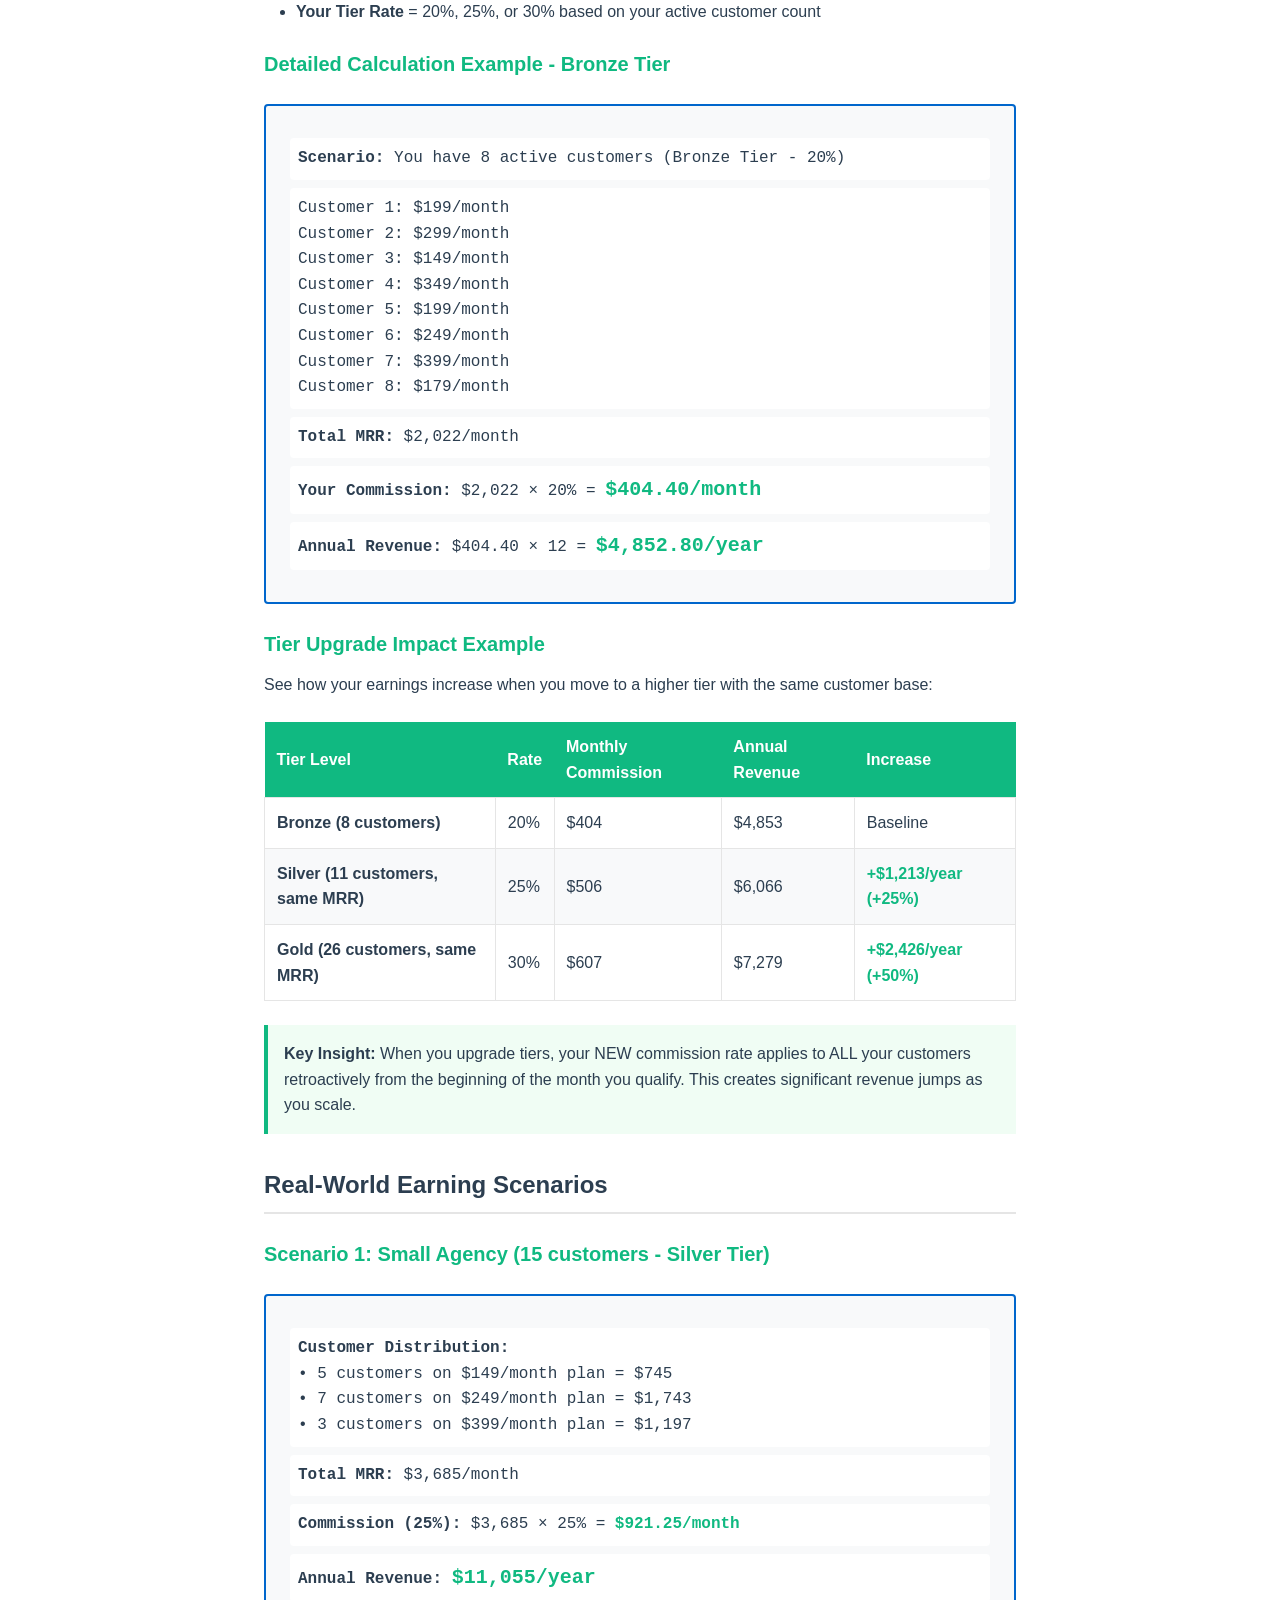
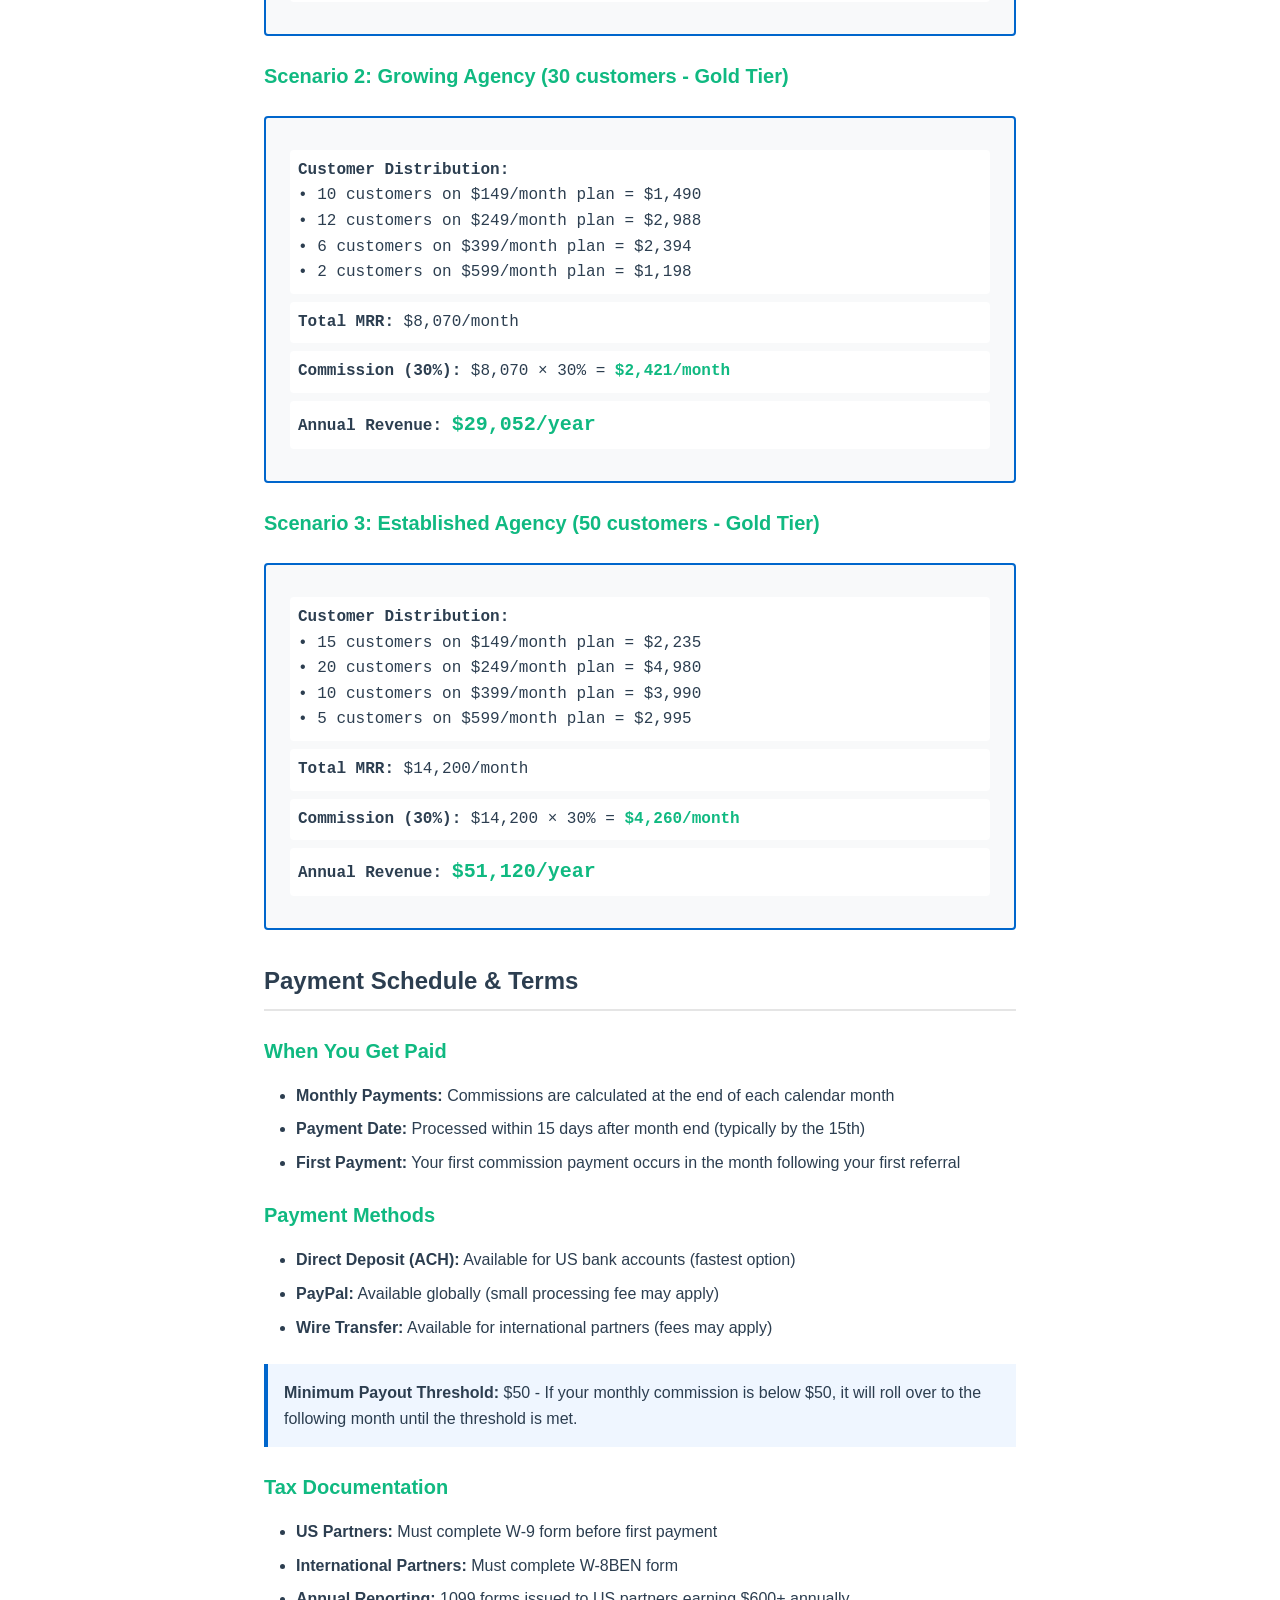
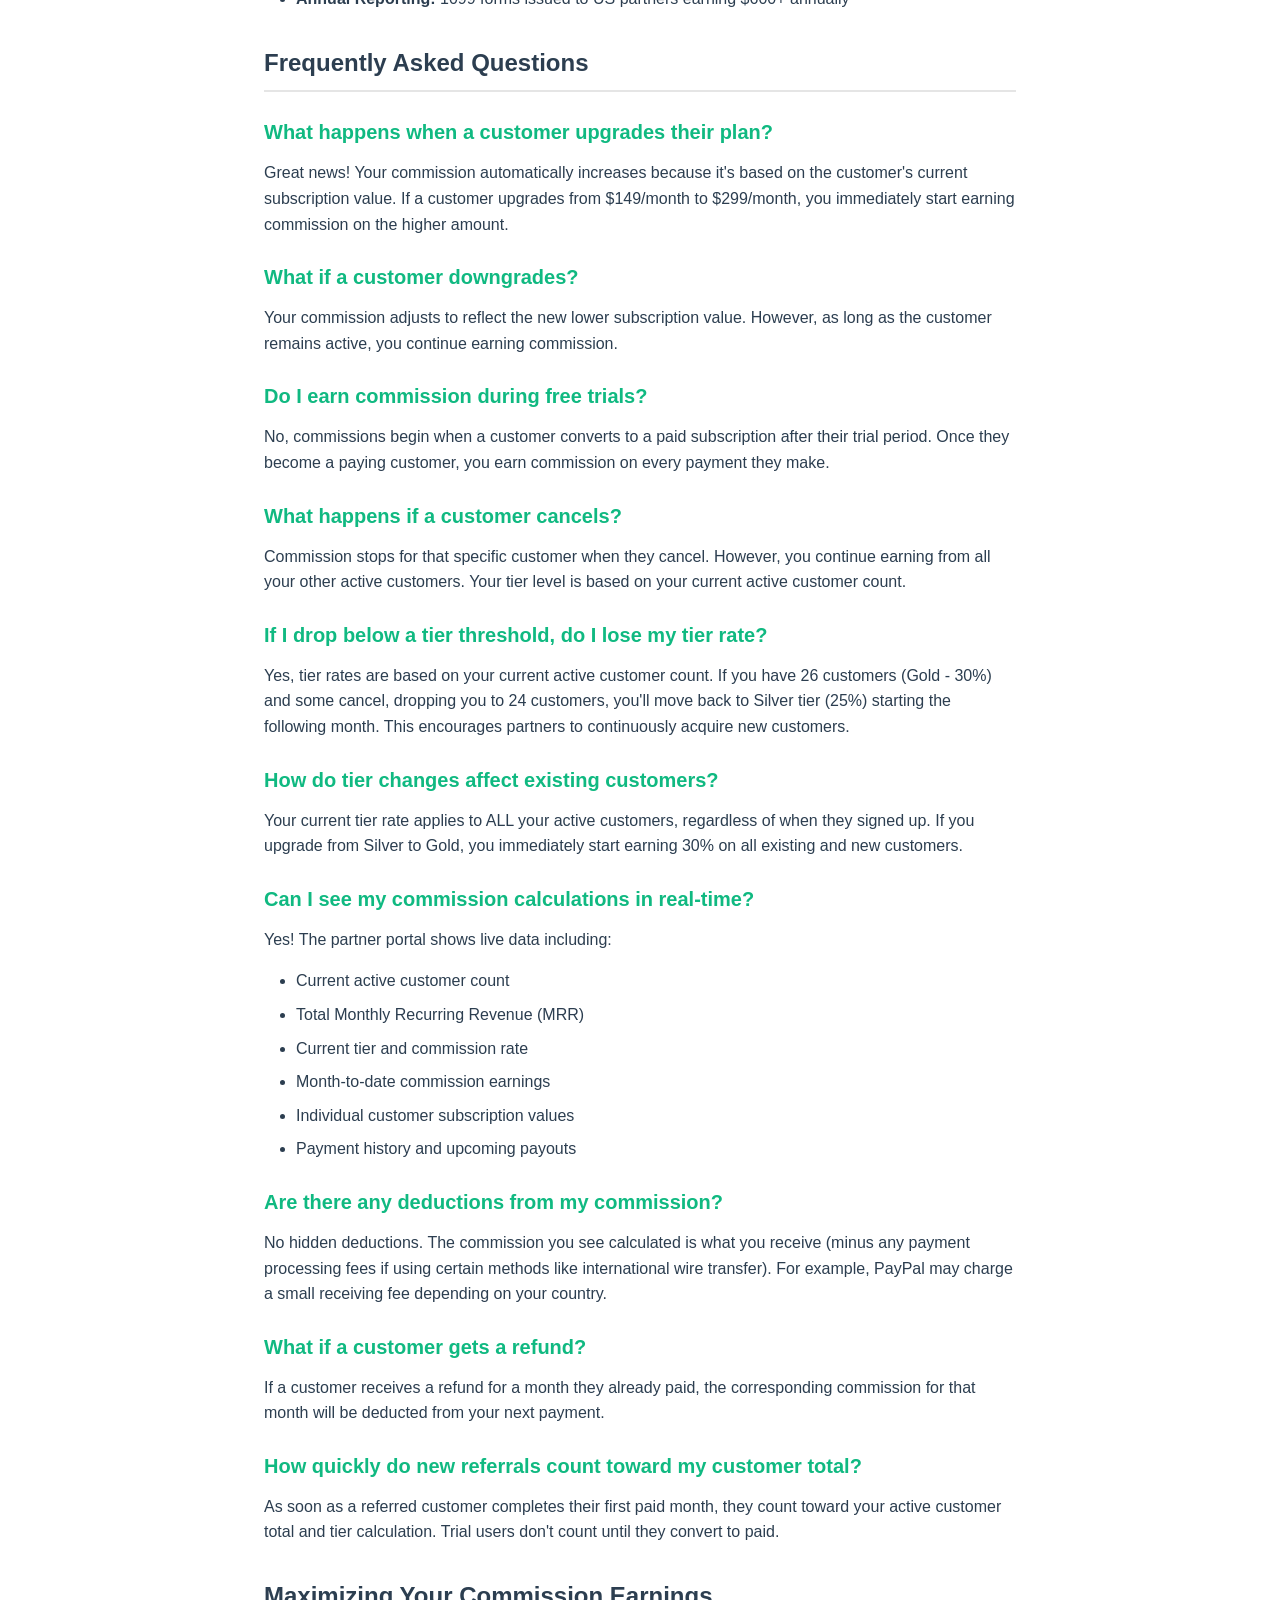
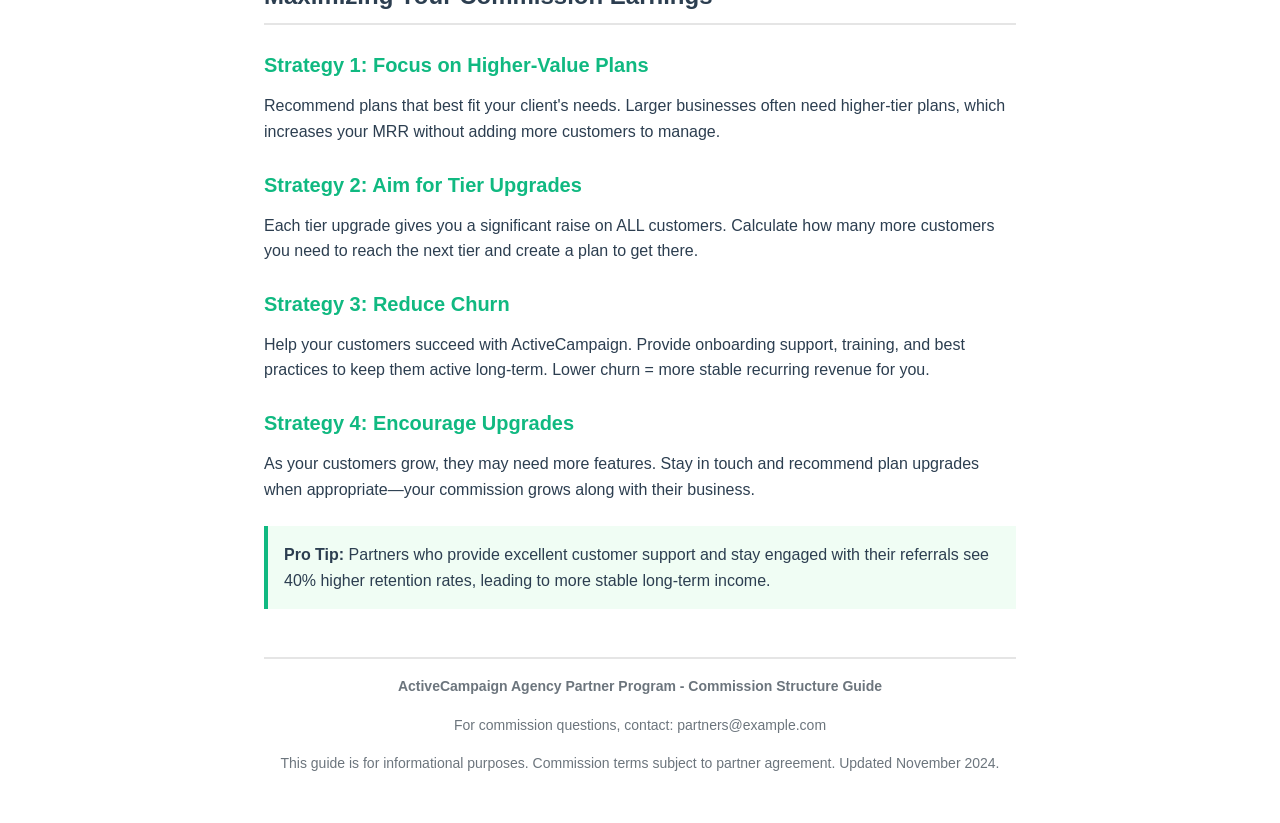
<file: assets/downloads/commission-structure-guide.html>
<!DOCTYPE html>
<html lang="en">
<head>
    <meta charset="UTF-8">
    <meta name="viewport" content="width=device-width, initial-scale=1.0">
    <title>Commission Structure Guide - ActiveCampaign Partners</title>
    <style>
        * {
            margin: 0;
            padding: 0;
            box-sizing: border-box;
        }

        body {
            font-family: -apple-system, BlinkMacSystemFont, 'Segoe UI', Roboto, Oxygen, Ubuntu, Cantarell, sans-serif;
            line-height: 1.6;
            color: #2C3E50;
            background: #ffffff;
            padding: 2rem;
            max-width: 8.5in;
            margin: 0 auto;
        }

        .header {
            text-align: center;
            margin-bottom: 2rem;
            padding-bottom: 1rem;
            border-bottom: 3px solid #10B981;
        }

        .logo {
            font-size: 1.5rem;
            font-weight: 700;
            color: #0066CC;
            margin-bottom: 0.5rem;
        }

        h1 {
            font-size: 2rem;
            color: #10B981;
            margin-bottom: 0.5rem;
        }

        .subtitle {
            font-size: 1.125rem;
            color: #6C757D;
        }

        h2 {
            font-size: 1.5rem;
            color: #2C3E50;
            margin: 2rem 0 1rem 0;
            padding-bottom: 0.5rem;
            border-bottom: 2px solid #E5E5E5;
        }

        h3 {
            font-size: 1.25rem;
            color: #10B981;
            margin: 1.5rem 0 0.75rem 0;
        }

        p {
            margin-bottom: 1rem;
        }

        ul, ol {
            margin: 1rem 0 1rem 2rem;
        }

        li {
            margin-bottom: 0.5rem;
        }

        .tier-card {
            border: 2px solid #E5E5E5;
            border-radius: 8px;
            padding: 1.5rem;
            margin: 1.5rem 0;
            background: #FAFAFA;
        }

        .tier-card.bronze {
            border-color: #CD7F32;
            background: linear-gradient(135deg, #FFF8F0 0%, #FFFFFF 100%);
        }

        .tier-card.silver {
            border-color: #C0C0C0;
            background: linear-gradient(135deg, #F8F8F8 0%, #FFFFFF 100%);
        }

        .tier-card.gold {
            border-color: #FFD700;
            background: linear-gradient(135deg, #FFFBEA 0%, #FFFFFF 100%);
        }

        .tier-header {
            display: flex;
            justify-content: space-between;
            align-items: center;
            margin-bottom: 1rem;
        }

        .tier-name {
            font-size: 1.5rem;
            font-weight: 700;
        }

        .tier-rate {
            font-size: 2rem;
            font-weight: 700;
            color: #10B981;
        }

        .highlight-box {
            background: #F0FDF4;
            border-left: 4px solid #10B981;
            padding: 1rem;
            margin: 1.5rem 0;
        }

        .calculation-box {
            background: #F8F9FA;
            border: 2px solid #0066CC;
            border-radius: 4px;
            padding: 1.5rem;
            margin: 1.5rem 0;
            font-family: 'Courier New', monospace;
        }

        .calculation-step {
            margin: 0.5rem 0;
            padding: 0.5rem;
            background: white;
            border-radius: 4px;
        }

        table {
            width: 100%;
            border-collapse: collapse;
            margin: 1.5rem 0;
        }

        th {
            background: #10B981;
            color: white;
            padding: 0.75rem;
            text-align: left;
            font-weight: 600;
        }

        td {
            padding: 0.75rem;
            border: 1px solid #E5E5E5;
        }

        tr:nth-child(even) {
            background: #F8F9FA;
        }

        .info-box {
            background: #EFF6FF;
            border-left: 4px solid #0066CC;
            padding: 1rem;
            margin: 1.5rem 0;
        }

        .warning-box {
            background: #FEF3C7;
            border-left: 4px solid #F59E0B;
            padding: 1rem;
            margin: 1.5rem 0;
        }

        .footer {
            margin-top: 3rem;
            padding-top: 1rem;
            border-top: 2px solid #E5E5E5;
            text-align: center;
            font-size: 0.875rem;
            color: #6C757D;
        }

        .page-break {
            page-break-after: always;
        }

        @media print {
            body {
                padding: 0.5in;
            }
            .tier-card, .highlight-box, .calculation-box {
                break-inside: avoid;
            }
        }

        @page {
            margin: 0.5in;
        }
    </style>
</head>
<body>
    <div class="header">
        <div class="logo">ActiveCampaign</div>
        <h1>Commission Structure Guide</h1>
        <p class="subtitle">Understanding Your Partner Earnings</p>
    </div>

    <section>
        <h2>Three-Tier Commission System</h2>
        <p>
            Our transparent commission structure rewards your growth with higher earning percentages as you
            refer more customers. All commission rates apply to your total customer base—not just new referrals.
        </p>

        <div class="tier-card bronze">
            <div class="tier-header">
                <span class="tier-name">🥉 Bronze Partner</span>
                <span class="tier-rate">20%</span>
            </div>
            <p><strong>Qualification:</strong> 0 - 10 active customers</p>
            <p><strong>Starting Level:</strong> All new partners begin at Bronze tier</p>
            <p><strong>Typical Monthly Earnings:</strong> $500 - $2,000</p>
            <p style="margin-bottom: 0;"><strong>Focus:</strong> Building your initial customer base and learning the platform</p>
        </div>

        <div class="tier-card silver">
            <div class="tier-header">
                <span class="tier-name">🥈 Silver Partner</span>
                <span class="tier-rate">25%</span>
            </div>
            <p><strong>Qualification:</strong> 11 - 25 active customers</p>
            <p><strong>Upgrade Benefit:</strong> +5% rate increase on ALL customers</p>
            <p><strong>Typical Monthly Earnings:</strong> $2,500 - $6,000</p>
            <p style="margin-bottom: 0;"><strong>Focus:</strong> Scaling your referrals and establishing consistent revenue</p>
        </div>

        <div class="tier-card gold">
            <div class="tier-header">
                <span class="tier-name">🥇 Gold Partner</span>
                <span class="tier-rate">30%</span>
            </div>
            <p><strong>Qualification:</strong> 26+ active customers</p>
            <p><strong>Upgrade Benefit:</strong> +10% rate increase from Bronze on ALL customers</p>
            <p><strong>Typical Monthly Earnings:</strong> $7,500 - $25,000+</p>
            <p style="margin-bottom: 0;"><strong>Focus:</strong> Maximizing revenue and building long-term partnership value</p>
        </div>
    </section>

    <div class="page-break"></div>

    <section>
        <h2>How Commissions Are Calculated</h2>

        <h3>The Basic Formula</h3>
        <div class="calculation-box">
            <div class="calculation-step">
                <strong>Monthly Commission =</strong> (Total Customer MRR) × (Your Tier Rate)
            </div>
        </div>

        <p><strong>Where:</strong></p>
        <ul>
            <li><strong>Total Customer MRR</strong> = Sum of all monthly subscription values from your referred customers</li>
            <li><strong>Your Tier Rate</strong> = 20%, 25%, or 30% based on your active customer count</li>
        </ul>

        <h3>Detailed Calculation Example - Bronze Tier</h3>
        <div class="calculation-box">
            <div class="calculation-step">
                <strong>Scenario:</strong> You have 8 active customers (Bronze Tier - 20%)
            </div>
            <div class="calculation-step">
                Customer 1: $199/month<br>
                Customer 2: $299/month<br>
                Customer 3: $149/month<br>
                Customer 4: $349/month<br>
                Customer 5: $199/month<br>
                Customer 6: $249/month<br>
                Customer 7: $399/month<br>
                Customer 8: $179/month
            </div>
            <div class="calculation-step">
                <strong>Total MRR:</strong> $2,022/month
            </div>
            <div class="calculation-step">
                <strong>Your Commission:</strong> $2,022 × 20% = <strong style="color: #10B981; font-size: 1.25rem;">$404.40/month</strong>
            </div>
            <div class="calculation-step">
                <strong>Annual Revenue:</strong> $404.40 × 12 = <strong style="color: #10B981; font-size: 1.25rem;">$4,852.80/year</strong>
            </div>
        </div>

        <h3>Tier Upgrade Impact Example</h3>
        <p>See how your earnings increase when you move to a higher tier with the same customer base:</p>

        <table>
            <thead>
                <tr>
                    <th>Tier Level</th>
                    <th>Rate</th>
                    <th>Monthly Commission</th>
                    <th>Annual Revenue</th>
                    <th>Increase</th>
                </tr>
            </thead>
            <tbody>
                <tr>
                    <td><strong>Bronze (8 customers)</strong></td>
                    <td>20%</td>
                    <td>$404</td>
                    <td>$4,853</td>
                    <td>Baseline</td>
                </tr>
                <tr>
                    <td><strong>Silver (11 customers, same MRR)</strong></td>
                    <td>25%</td>
                    <td>$506</td>
                    <td>$6,066</td>
                    <td style="color: #10B981;"><strong>+$1,213/year (+25%)</strong></td>
                </tr>
                <tr>
                    <td><strong>Gold (26 customers, same MRR)</strong></td>
                    <td>30%</td>
                    <td>$607</td>
                    <td>$7,279</td>
                    <td style="color: #10B981;"><strong>+$2,426/year (+50%)</strong></td>
                </tr>
            </tbody>
        </table>

        <div class="highlight-box">
            <p style="margin-bottom: 0;">
                <strong>Key Insight:</strong> When you upgrade tiers, your NEW commission rate applies to ALL your customers
                retroactively from the beginning of the month you qualify. This creates significant revenue jumps as you scale.
            </p>
        </div>
    </section>

    <div class="page-break"></div>

    <section>
        <h2>Real-World Earning Scenarios</h2>

        <h3>Scenario 1: Small Agency (15 customers - Silver Tier)</h3>
        <div class="calculation-box">
            <div class="calculation-step">
                <strong>Customer Distribution:</strong><br>
                • 5 customers on $149/month plan = $745<br>
                • 7 customers on $249/month plan = $1,743<br>
                • 3 customers on $399/month plan = $1,197
            </div>
            <div class="calculation-step">
                <strong>Total MRR:</strong> $3,685/month
            </div>
            <div class="calculation-step">
                <strong>Commission (25%):</strong> $3,685 × 25% = <strong style="color: #10B981;">$921.25/month</strong>
            </div>
            <div class="calculation-step">
                <strong>Annual Revenue:</strong> <strong style="color: #10B981; font-size: 1.25rem;">$11,055/year</strong>
            </div>
        </div>

        <h3>Scenario 2: Growing Agency (30 customers - Gold Tier)</h3>
        <div class="calculation-box">
            <div class="calculation-step">
                <strong>Customer Distribution:</strong><br>
                • 10 customers on $149/month plan = $1,490<br>
                • 12 customers on $249/month plan = $2,988<br>
                • 6 customers on $399/month plan = $2,394<br>
                • 2 customers on $599/month plan = $1,198
            </div>
            <div class="calculation-step">
                <strong>Total MRR:</strong> $8,070/month
            </div>
            <div class="calculation-step">
                <strong>Commission (30%):</strong> $8,070 × 30% = <strong style="color: #10B981;">$2,421/month</strong>
            </div>
            <div class="calculation-step">
                <strong>Annual Revenue:</strong> <strong style="color: #10B981; font-size: 1.25rem;">$29,052/year</strong>
            </div>
        </div>

        <h3>Scenario 3: Established Agency (50 customers - Gold Tier)</h3>
        <div class="calculation-box">
            <div class="calculation-step">
                <strong>Customer Distribution:</strong><br>
                • 15 customers on $149/month plan = $2,235<br>
                • 20 customers on $249/month plan = $4,980<br>
                • 10 customers on $399/month plan = $3,990<br>
                • 5 customers on $599/month plan = $2,995
            </div>
            <div class="calculation-step">
                <strong>Total MRR:</strong> $14,200/month
            </div>
            <div class="calculation-step">
                <strong>Commission (30%):</strong> $14,200 × 30% = <strong style="color: #10B981;">$4,260/month</strong>
            </div>
            <div class="calculation-step">
                <strong>Annual Revenue:</strong> <strong style="color: #10B981; font-size: 1.25rem;">$51,120/year</strong>
            </div>
        </div>
    </section>

    <section>
        <h2>Payment Schedule & Terms</h2>

        <h3>When You Get Paid</h3>
        <ul>
            <li><strong>Monthly Payments:</strong> Commissions are calculated at the end of each calendar month</li>
            <li><strong>Payment Date:</strong> Processed within 15 days after month end (typically by the 15th)</li>
            <li><strong>First Payment:</strong> Your first commission payment occurs in the month following your first referral</li>
        </ul>

        <h3>Payment Methods</h3>
        <ul>
            <li><strong>Direct Deposit (ACH):</strong> Available for US bank accounts (fastest option)</li>
            <li><strong>PayPal:</strong> Available globally (small processing fee may apply)</li>
            <li><strong>Wire Transfer:</strong> Available for international partners (fees may apply)</li>
        </ul>

        <div class="info-box">
            <p style="margin-bottom: 0;">
                <strong>Minimum Payout Threshold:</strong> $50 - If your monthly commission is below $50, it will roll over
                to the following month until the threshold is met.
            </p>
        </div>

        <h3>Tax Documentation</h3>
        <ul>
            <li><strong>US Partners:</strong> Must complete W-9 form before first payment</li>
            <li><strong>International Partners:</strong> Must complete W-8BEN form</li>
            <li><strong>Annual Reporting:</strong> 1099 forms issued to US partners earning $600+ annually</li>
        </ul>
    </section>

    <div class="page-break"></div>

    <section>
        <h2>Frequently Asked Questions</h2>

        <h3>What happens when a customer upgrades their plan?</h3>
        <p>
            Great news! Your commission automatically increases because it's based on the customer's current subscription
            value. If a customer upgrades from $149/month to $299/month, you immediately start earning commission on the
            higher amount.
        </p>

        <h3>What if a customer downgrades?</h3>
        <p>
            Your commission adjusts to reflect the new lower subscription value. However, as long as the customer remains
            active, you continue earning commission.
        </p>

        <h3>Do I earn commission during free trials?</h3>
        <p>
            No, commissions begin when a customer converts to a paid subscription after their trial period. Once they
            become a paying customer, you earn commission on every payment they make.
        </p>

        <h3>What happens if a customer cancels?</h3>
        <p>
            Commission stops for that specific customer when they cancel. However, you continue earning from all your
            other active customers. Your tier level is based on your current active customer count.
        </p>

        <h3>If I drop below a tier threshold, do I lose my tier rate?</h3>
        <p>
            Yes, tier rates are based on your current active customer count. If you have 26 customers (Gold - 30%) and
            some cancel, dropping you to 24 customers, you'll move back to Silver tier (25%) starting the following month.
            This encourages partners to continuously acquire new customers.
        </p>

        <h3>How do tier changes affect existing customers?</h3>
        <p>
            Your current tier rate applies to ALL your active customers, regardless of when they signed up. If you upgrade
            from Silver to Gold, you immediately start earning 30% on all existing and new customers.
        </p>

        <h3>Can I see my commission calculations in real-time?</h3>
        <p>
            Yes! The partner portal shows live data including:
        </p>
        <ul>
            <li>Current active customer count</li>
            <li>Total Monthly Recurring Revenue (MRR)</li>
            <li>Current tier and commission rate</li>
            <li>Month-to-date commission earnings</li>
            <li>Individual customer subscription values</li>
            <li>Payment history and upcoming payouts</li>
        </ul>

        <h3>Are there any deductions from my commission?</h3>
        <p>
            No hidden deductions. The commission you see calculated is what you receive (minus any payment processing
            fees if using certain methods like international wire transfer). For example, PayPal may charge a small
            receiving fee depending on your country.
        </p>

        <h3>What if a customer gets a refund?</h3>
        <p>
            If a customer receives a refund for a month they already paid, the corresponding commission for that month
            will be deducted from your next payment.
        </p>

        <h3>How quickly do new referrals count toward my customer total?</h3>
        <p>
            As soon as a referred customer completes their first paid month, they count toward your active customer
            total and tier calculation. Trial users don't count until they convert to paid.
        </p>
    </section>

    <section>
        <h2>Maximizing Your Commission Earnings</h2>

        <h3>Strategy 1: Focus on Higher-Value Plans</h3>
        <p>
            Recommend plans that best fit your client's needs. Larger businesses often need higher-tier plans, which
            increases your MRR without adding more customers to manage.
        </p>

        <h3>Strategy 2: Aim for Tier Upgrades</h3>
        <p>
            Each tier upgrade gives you a significant raise on ALL customers. Calculate how many more customers you
            need to reach the next tier and create a plan to get there.
        </p>

        <h3>Strategy 3: Reduce Churn</h3>
        <p>
            Help your customers succeed with ActiveCampaign. Provide onboarding support, training, and best practices
            to keep them active long-term. Lower churn = more stable recurring revenue for you.
        </p>

        <h3>Strategy 4: Encourage Upgrades</h3>
        <p>
            As your customers grow, they may need more features. Stay in touch and recommend plan upgrades when
            appropriate—your commission grows along with their business.
        </p>

        <div class="highlight-box">
            <p style="margin-bottom: 0;">
                <strong>Pro Tip:</strong> Partners who provide excellent customer support and stay engaged with their
                referrals see 40% higher retention rates, leading to more stable long-term income.
            </p>
        </div>
    </section>

    <div class="footer">
        <p><strong>ActiveCampaign Agency Partner Program - Commission Structure Guide</strong></p>
        <p>For commission questions, contact: partners@example.com</p>
        <p style="margin-top: 1rem;">This guide is for informational purposes. Commission terms subject to partner agreement. Updated November 2024.</p>
    </div>
</body>
</html>
</file>
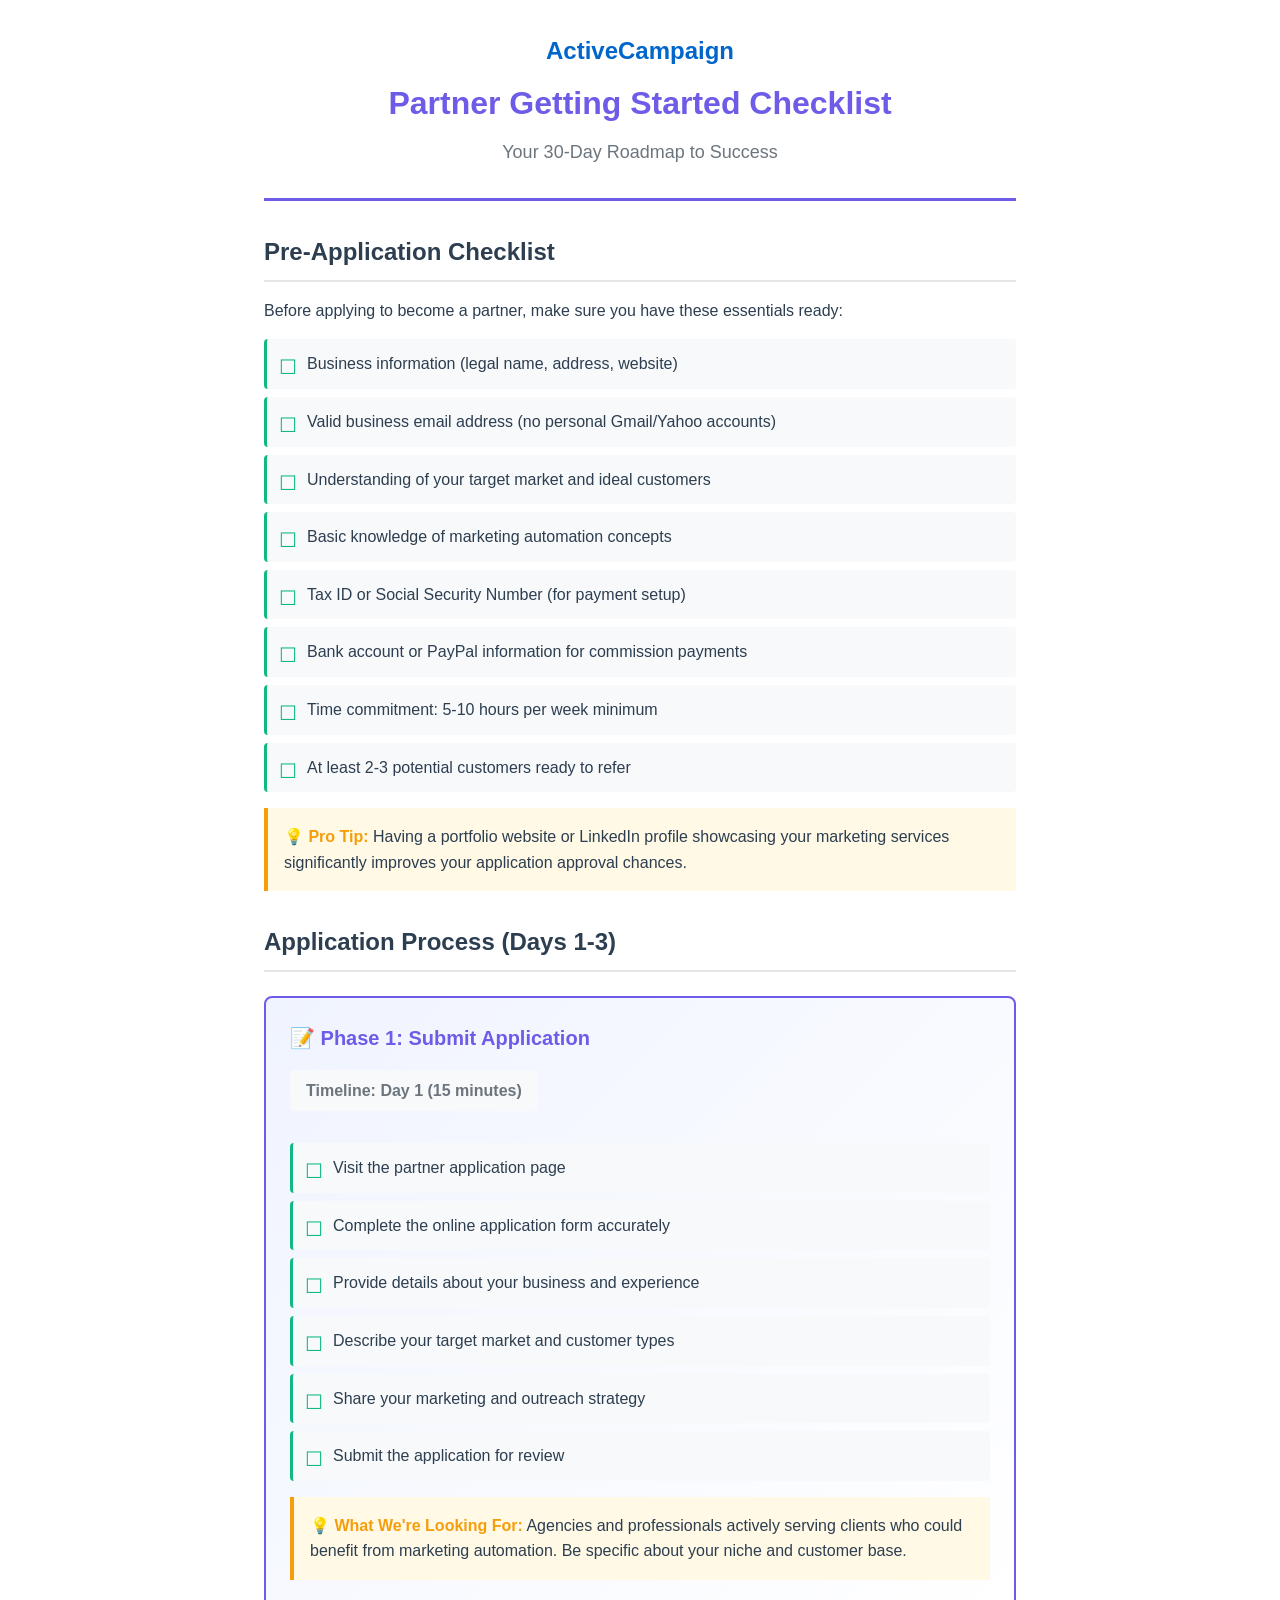
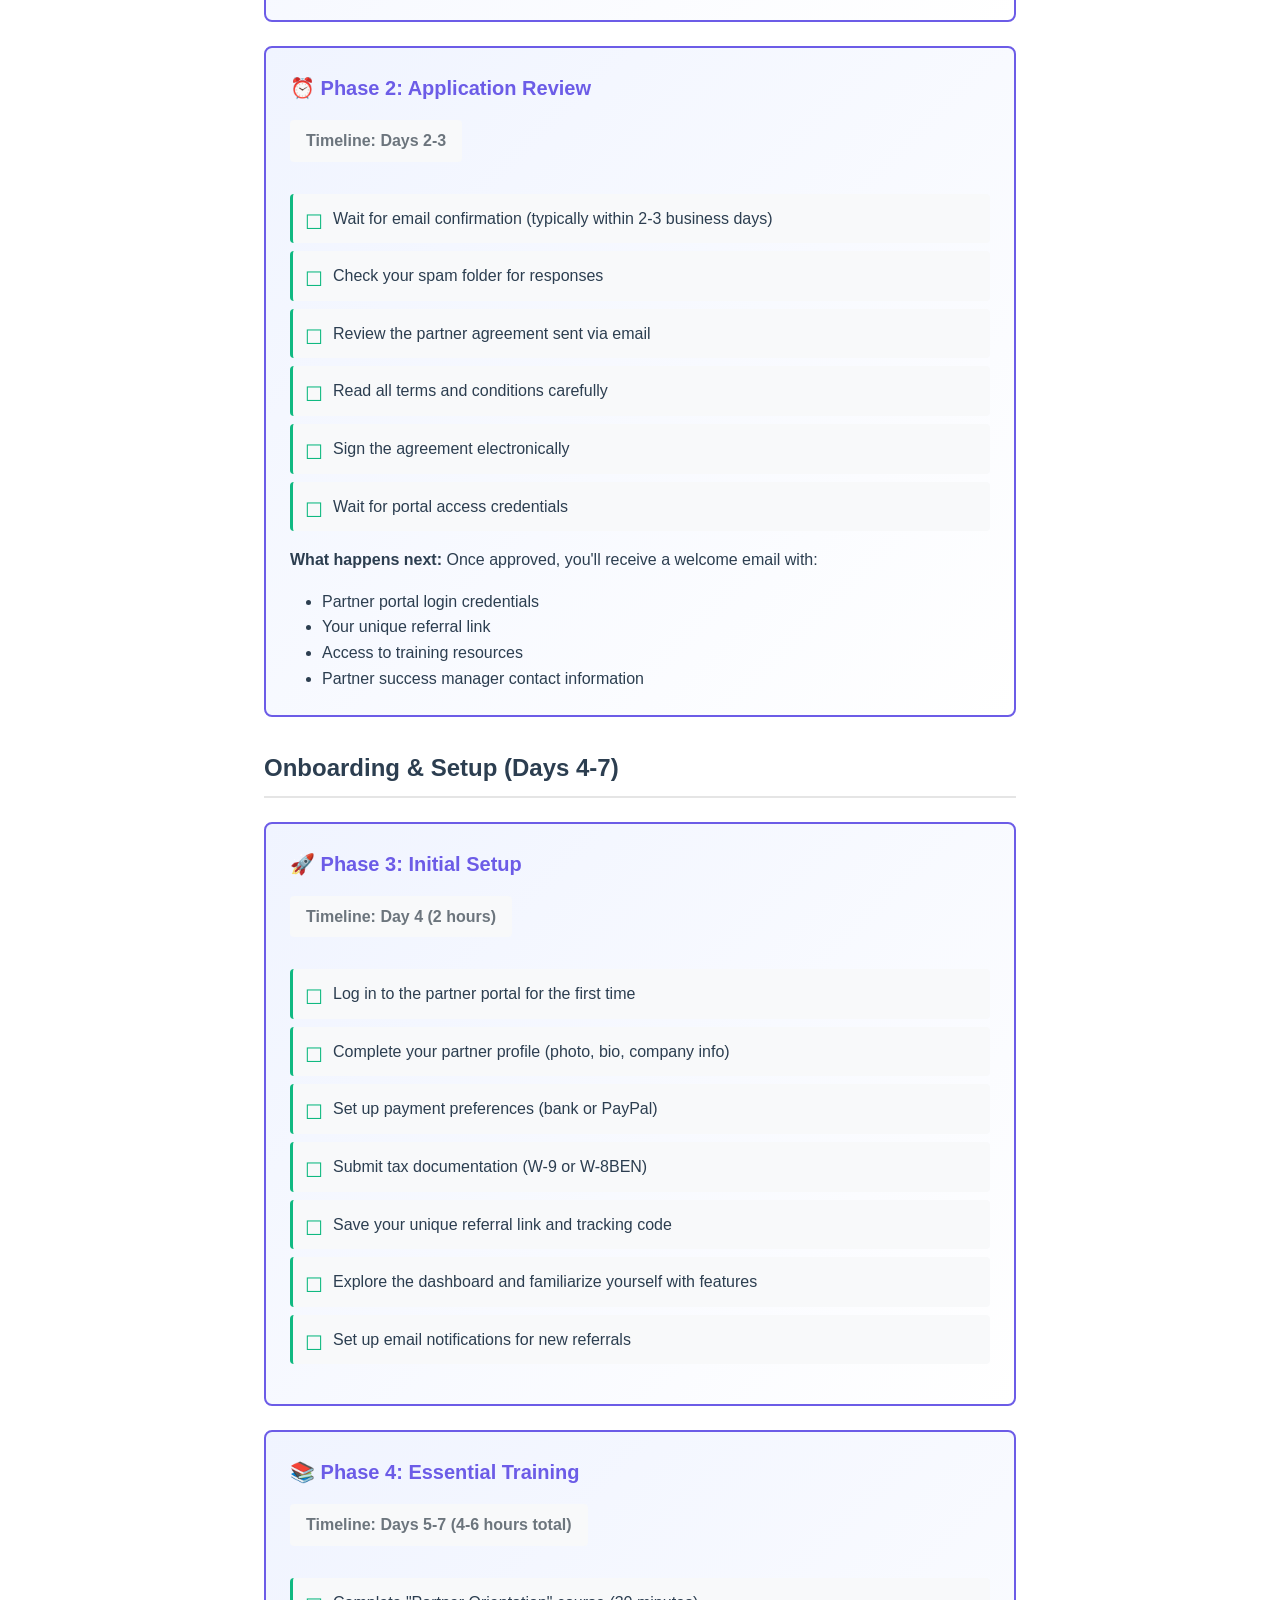
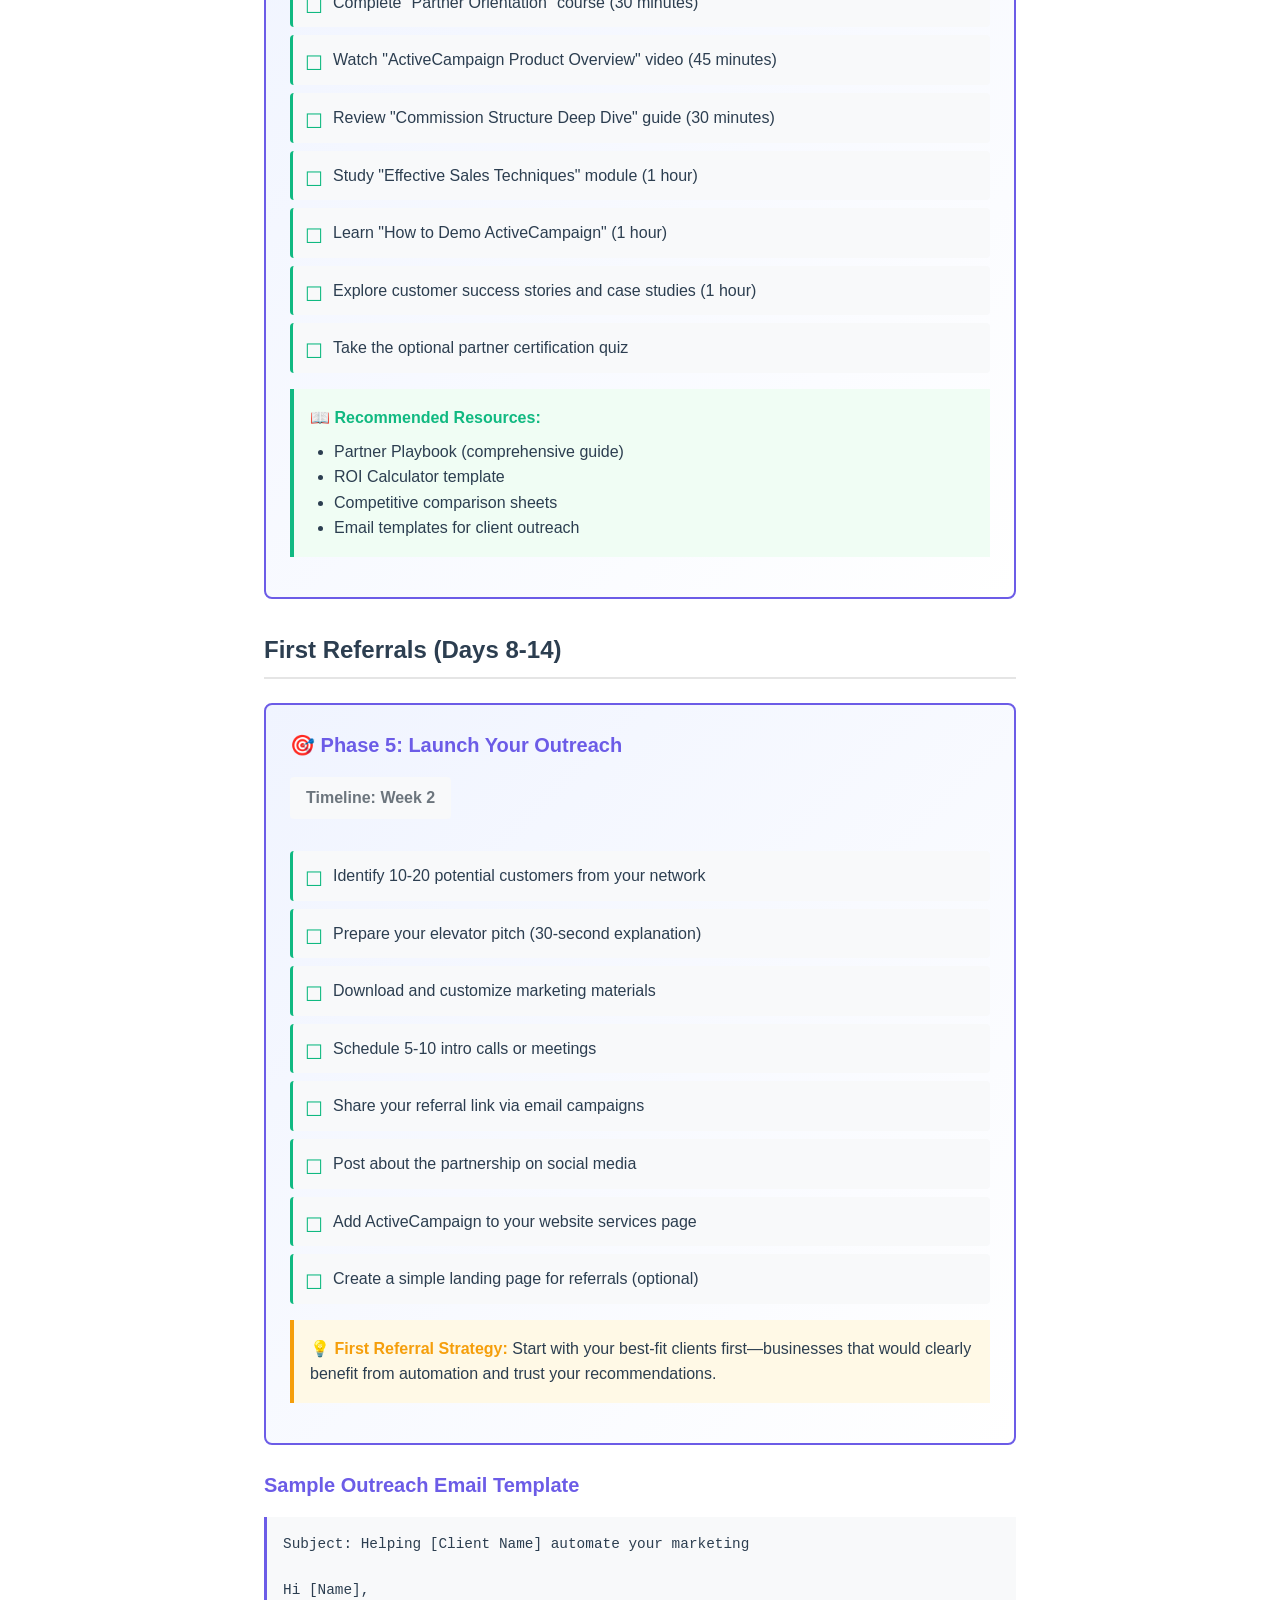
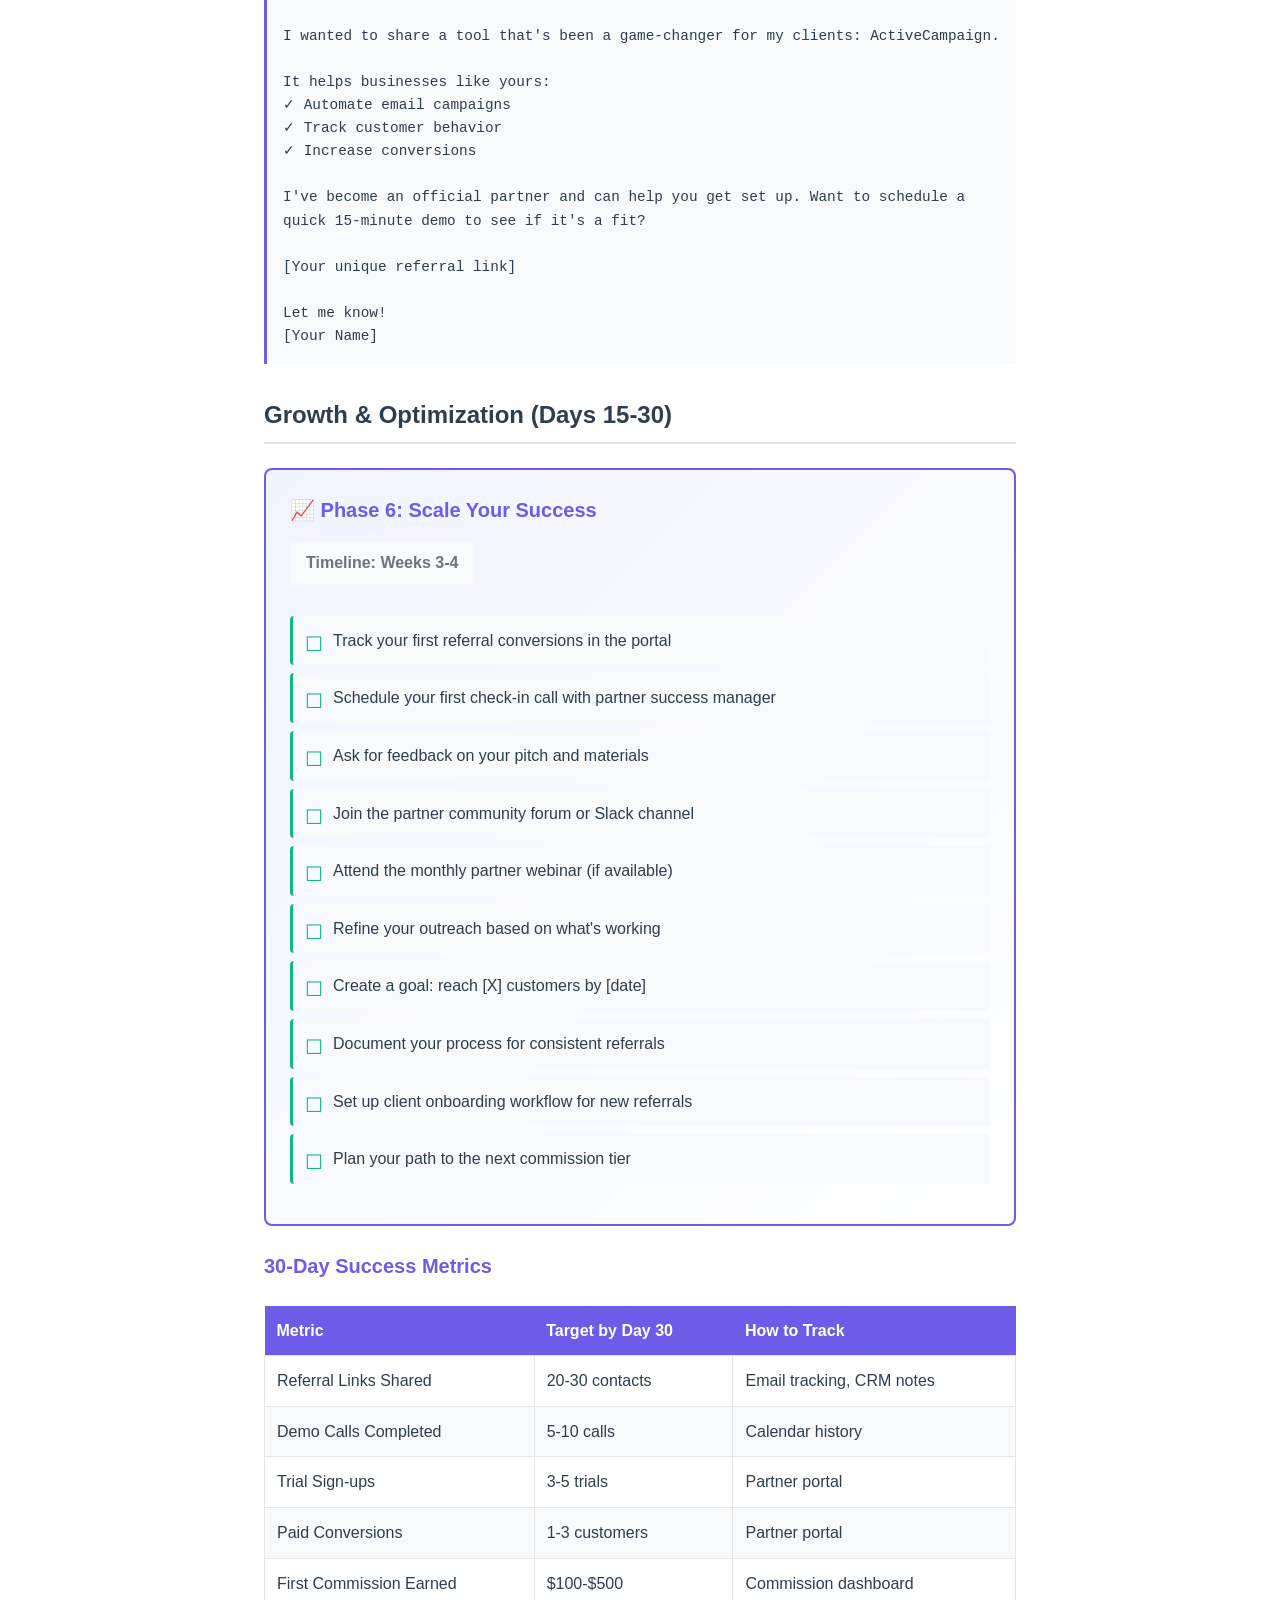
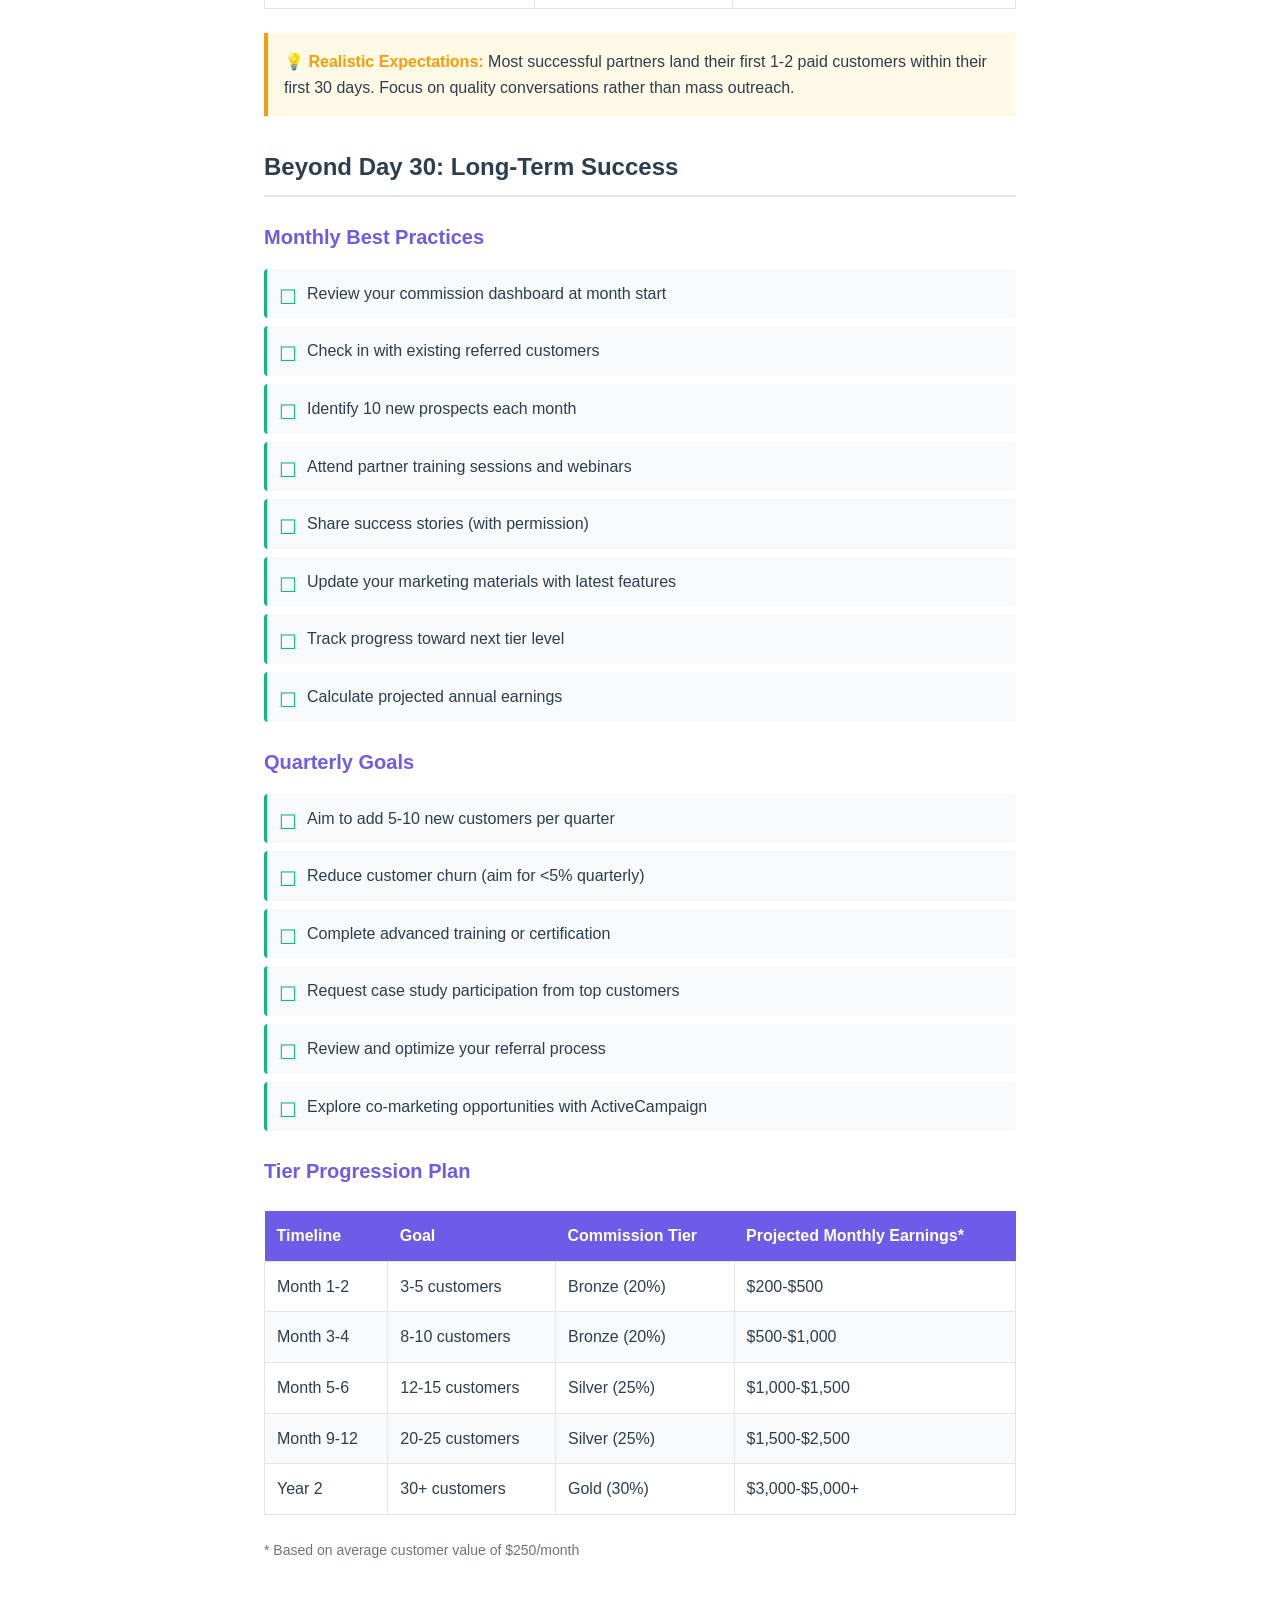
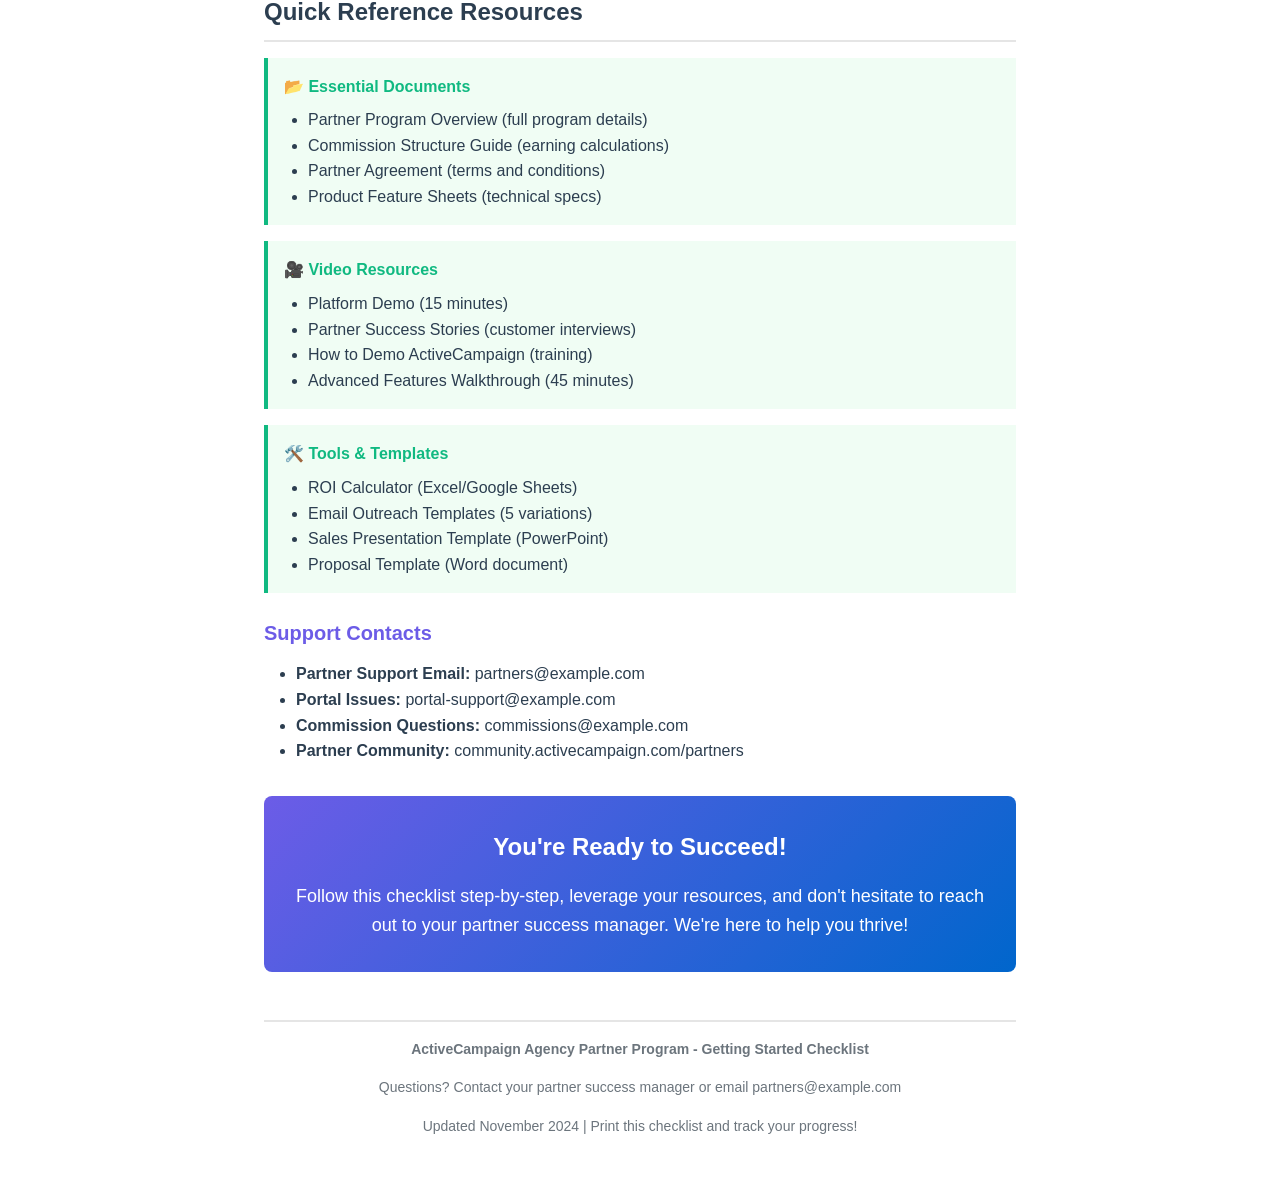
<file: assets/downloads/getting-started-checklist.html>
<!DOCTYPE html>
<html lang="en">
<head>
    <meta charset="UTF-8">
    <meta name="viewport" content="width=device-width, initial-scale=1.0">
    <title>Getting Started Checklist - ActiveCampaign Partners</title>
    <style>
        * {
            margin: 0;
            padding: 0;
            box-sizing: border-box;
        }

        body {
            font-family: -apple-system, BlinkMacSystemFont, 'Segoe UI', Roboto, Oxygen, Ubuntu, Cantarell, sans-serif;
            line-height: 1.6;
            color: #2C3E50;
            background: #ffffff;
            padding: 2rem;
            max-width: 8.5in;
            margin: 0 auto;
        }

        .header {
            text-align: center;
            margin-bottom: 2rem;
            padding-bottom: 1rem;
            border-bottom: 3px solid #6C5CE7;
        }

        .logo {
            font-size: 1.5rem;
            font-weight: 700;
            color: #0066CC;
            margin-bottom: 0.5rem;
        }

        h1 {
            font-size: 2rem;
            color: #6C5CE7;
            margin-bottom: 0.5rem;
        }

        .subtitle {
            font-size: 1.125rem;
            color: #6C757D;
        }

        h2 {
            font-size: 1.5rem;
            color: #2C3E50;
            margin: 2rem 0 1rem 0;
            padding-bottom: 0.5rem;
            border-bottom: 2px solid #E5E5E5;
        }

        h3 {
            font-size: 1.25rem;
            color: #6C5CE7;
            margin: 1.5rem 0 0.75rem 0;
        }

        p {
            margin-bottom: 1rem;
        }

        .checklist {
            list-style: none;
            margin: 1rem 0;
        }

        .checklist li {
            padding: 0.75rem 0.75rem 0.75rem 2.5rem;
            margin-bottom: 0.5rem;
            background: #F8F9FA;
            border-left: 3px solid #10B981;
            position: relative;
            border-radius: 4px;
        }

        .checklist li::before {
            content: '☐';
            position: absolute;
            left: 0.75rem;
            font-size: 1.25rem;
            color: #10B981;
        }

        .phase-box {
            background: linear-gradient(135deg, #F0F4FF 0%, #FFFFFF 100%);
            border: 2px solid #6C5CE7;
            border-radius: 8px;
            padding: 1.5rem;
            margin: 1.5rem 0;
        }

        .phase-header {
            font-size: 1.25rem;
            font-weight: 700;
            color: #6C5CE7;
            margin-bottom: 1rem;
        }

        .timeline {
            background: #F8F9FA;
            padding: 0.5rem 1rem;
            border-radius: 4px;
            font-weight: 600;
            color: #6C757D;
            display: inline-block;
            margin-bottom: 1rem;
        }

        .tip-box {
            background: #FFF9E6;
            border-left: 4px solid #F59E0B;
            padding: 1rem;
            margin: 1rem 0;
        }

        .tip-box strong {
            color: #F59E0B;
        }

        .resource-list {
            background: #F0FDF4;
            border-left: 4px solid #10B981;
            padding: 1rem;
            margin: 1rem 0;
        }

        .resource-list ul {
            margin: 0.5rem 0 0 1.5rem;
        }

        table {
            width: 100%;
            border-collapse: collapse;
            margin: 1.5rem 0;
        }

        th {
            background: #6C5CE7;
            color: white;
            padding: 0.75rem;
            text-align: left;
            font-weight: 600;
        }

        td {
            padding: 0.75rem;
            border: 1px solid #E5E5E5;
        }

        tr:nth-child(even) {
            background: #F8F9FA;
        }

        .footer {
            margin-top: 3rem;
            padding-top: 1rem;
            border-top: 2px solid #E5E5E5;
            text-align: center;
            font-size: 0.875rem;
            color: #6C757D;
        }

        .page-break {
            page-break-after: always;
        }

        @media print {
            body {
                padding: 0.5in;
            }
            .phase-box, .tip-box, .resource-list {
                break-inside: avoid;
            }
        }

        @page {
            margin: 0.5in;
        }
    </style>
</head>
<body>
    <div class="header">
        <div class="logo">ActiveCampaign</div>
        <h1>Partner Getting Started Checklist</h1>
        <p class="subtitle">Your 30-Day Roadmap to Success</p>
    </div>

    <section>
        <h2>Pre-Application Checklist</h2>
        <p>Before applying to become a partner, make sure you have these essentials ready:</p>

        <ul class="checklist">
            <li>Business information (legal name, address, website)</li>
            <li>Valid business email address (no personal Gmail/Yahoo accounts)</li>
            <li>Understanding of your target market and ideal customers</li>
            <li>Basic knowledge of marketing automation concepts</li>
            <li>Tax ID or Social Security Number (for payment setup)</li>
            <li>Bank account or PayPal information for commission payments</li>
            <li>Time commitment: 5-10 hours per week minimum</li>
            <li>At least 2-3 potential customers ready to refer</li>
        </ul>

        <div class="tip-box">
            <p style="margin-bottom: 0;">
                <strong>💡 Pro Tip:</strong> Having a portfolio website or LinkedIn profile showcasing your marketing
                services significantly improves your application approval chances.
            </p>
        </div>
    </section>

    <div class="page-break"></div>

    <section>
        <h2>Application Process (Days 1-3)</h2>

        <div class="phase-box">
            <div class="phase-header">📝 Phase 1: Submit Application</div>
            <div class="timeline">Timeline: Day 1 (15 minutes)</div>

            <ul class="checklist">
                <li>Visit the partner application page</li>
                <li>Complete the online application form accurately</li>
                <li>Provide details about your business and experience</li>
                <li>Describe your target market and customer types</li>
                <li>Share your marketing and outreach strategy</li>
                <li>Submit the application for review</li>
            </ul>

            <div class="tip-box">
                <p style="margin-bottom: 0;">
                    <strong>💡 What We're Looking For:</strong> Agencies and professionals actively serving clients who
                    could benefit from marketing automation. Be specific about your niche and customer base.
                </p>
            </div>
        </div>

        <div class="phase-box">
            <div class="phase-header">⏰ Phase 2: Application Review</div>
            <div class="timeline">Timeline: Days 2-3</div>

            <ul class="checklist">
                <li>Wait for email confirmation (typically within 2-3 business days)</li>
                <li>Check your spam folder for responses</li>
                <li>Review the partner agreement sent via email</li>
                <li>Read all terms and conditions carefully</li>
                <li>Sign the agreement electronically</li>
                <li>Wait for portal access credentials</li>
            </ul>

            <p style="margin-top: 1rem;">
                <strong>What happens next:</strong> Once approved, you'll receive a welcome email with:
            </p>
            <ul style="margin-left: 2rem;">
                <li>Partner portal login credentials</li>
                <li>Your unique referral link</li>
                <li>Access to training resources</li>
                <li>Partner success manager contact information</li>
            </ul>
        </div>
    </section>

    <section>
        <h2>Onboarding & Setup (Days 4-7)</h2>

        <div class="phase-box">
            <div class="phase-header">🚀 Phase 3: Initial Setup</div>
            <div class="timeline">Timeline: Day 4 (2 hours)</div>

            <ul class="checklist">
                <li>Log in to the partner portal for the first time</li>
                <li>Complete your partner profile (photo, bio, company info)</li>
                <li>Set up payment preferences (bank or PayPal)</li>
                <li>Submit tax documentation (W-9 or W-8BEN)</li>
                <li>Save your unique referral link and tracking code</li>
                <li>Explore the dashboard and familiarize yourself with features</li>
                <li>Set up email notifications for new referrals</li>
            </ul>
        </div>

        <div class="phase-box">
            <div class="phase-header">📚 Phase 4: Essential Training</div>
            <div class="timeline">Timeline: Days 5-7 (4-6 hours total)</div>

            <ul class="checklist">
                <li>Complete "Partner Orientation" course (30 minutes)</li>
                <li>Watch "ActiveCampaign Product Overview" video (45 minutes)</li>
                <li>Review "Commission Structure Deep Dive" guide (30 minutes)</li>
                <li>Study "Effective Sales Techniques" module (1 hour)</li>
                <li>Learn "How to Demo ActiveCampaign" (1 hour)</li>
                <li>Explore customer success stories and case studies (1 hour)</li>
                <li>Take the optional partner certification quiz</li>
            </ul>

            <div class="resource-list">
                <strong style="color: #10B981;">📖 Recommended Resources:</strong>
                <ul>
                    <li>Partner Playbook (comprehensive guide)</li>
                    <li>ROI Calculator template</li>
                    <li>Competitive comparison sheets</li>
                    <li>Email templates for client outreach</li>
                </ul>
            </div>
        </div>
    </section>

    <div class="page-break"></div>

    <section>
        <h2>First Referrals (Days 8-14)</h2>

        <div class="phase-box">
            <div class="phase-header">🎯 Phase 5: Launch Your Outreach</div>
            <div class="timeline">Timeline: Week 2</div>

            <ul class="checklist">
                <li>Identify 10-20 potential customers from your network</li>
                <li>Prepare your elevator pitch (30-second explanation)</li>
                <li>Download and customize marketing materials</li>
                <li>Schedule 5-10 intro calls or meetings</li>
                <li>Share your referral link via email campaigns</li>
                <li>Post about the partnership on social media</li>
                <li>Add ActiveCampaign to your website services page</li>
                <li>Create a simple landing page for referrals (optional)</li>
            </ul>

            <div class="tip-box">
                <p style="margin-bottom: 0;">
                    <strong>💡 First Referral Strategy:</strong> Start with your best-fit clients first—businesses that
                    would clearly benefit from automation and trust your recommendations.
                </p>
            </div>
        </div>

        <h3>Sample Outreach Email Template</h3>
        <div style="background: #F8F9FA; padding: 1rem; border-left: 3px solid #6C5CE7; margin: 1rem 0; font-family: 'Courier New', monospace; font-size: 0.9rem;">
Subject: Helping [Client Name] automate your marketing<br><br>

Hi [Name],<br><br>

I wanted to share a tool that's been a game-changer for my clients: ActiveCampaign.<br><br>

It helps businesses like yours:<br>
✓ Automate email campaigns<br>
✓ Track customer behavior<br>
✓ Increase conversions<br><br>

I've become an official partner and can help you get set up. Want to schedule a quick 15-minute demo to see if it's a fit?<br><br>

[Your unique referral link]<br><br>

Let me know!<br>
[Your Name]
        </div>
    </section>

    <section>
        <h2>Growth & Optimization (Days 15-30)</h2>

        <div class="phase-box">
            <div class="phase-header">📈 Phase 6: Scale Your Success</div>
            <div class="timeline">Timeline: Weeks 3-4</div>

            <ul class="checklist">
                <li>Track your first referral conversions in the portal</li>
                <li>Schedule your first check-in call with partner success manager</li>
                <li>Ask for feedback on your pitch and materials</li>
                <li>Join the partner community forum or Slack channel</li>
                <li>Attend the monthly partner webinar (if available)</li>
                <li>Refine your outreach based on what's working</li>
                <li>Create a goal: reach [X] customers by [date]</li>
                <li>Document your process for consistent referrals</li>
                <li>Set up client onboarding workflow for new referrals</li>
                <li>Plan your path to the next commission tier</li>
            </ul>
        </div>

        <h3>30-Day Success Metrics</h3>
        <table>
            <thead>
                <tr>
                    <th>Metric</th>
                    <th>Target by Day 30</th>
                    <th>How to Track</th>
                </tr>
            </thead>
            <tbody>
                <tr>
                    <td>Referral Links Shared</td>
                    <td>20-30 contacts</td>
                    <td>Email tracking, CRM notes</td>
                </tr>
                <tr>
                    <td>Demo Calls Completed</td>
                    <td>5-10 calls</td>
                    <td>Calendar history</td>
                </tr>
                <tr>
                    <td>Trial Sign-ups</td>
                    <td>3-5 trials</td>
                    <td>Partner portal</td>
                </tr>
                <tr>
                    <td>Paid Conversions</td>
                    <td>1-3 customers</td>
                    <td>Partner portal</td>
                </tr>
                <tr>
                    <td>First Commission Earned</td>
                    <td>$100-$500</td>
                    <td>Commission dashboard</td>
                </tr>
            </tbody>
        </table>

        <div class="tip-box">
            <p style="margin-bottom: 0;">
                <strong>💡 Realistic Expectations:</strong> Most successful partners land their first 1-2 paid customers
                within their first 30 days. Focus on quality conversations rather than mass outreach.
            </p>
        </div>
    </section>

    <div class="page-break"></div>

    <section>
        <h2>Beyond Day 30: Long-Term Success</h2>

        <h3>Monthly Best Practices</h3>
        <ul class="checklist">
            <li>Review your commission dashboard at month start</li>
            <li>Check in with existing referred customers</li>
            <li>Identify 10 new prospects each month</li>
            <li>Attend partner training sessions and webinars</li>
            <li>Share success stories (with permission)</li>
            <li>Update your marketing materials with latest features</li>
            <li>Track progress toward next tier level</li>
            <li>Calculate projected annual earnings</li>
        </ul>

        <h3>Quarterly Goals</h3>
        <ul class="checklist">
            <li>Aim to add 5-10 new customers per quarter</li>
            <li>Reduce customer churn (aim for &lt;5% quarterly)</li>
            <li>Complete advanced training or certification</li>
            <li>Request case study participation from top customers</li>
            <li>Review and optimize your referral process</li>
            <li>Explore co-marketing opportunities with ActiveCampaign</li>
        </ul>

        <h3>Tier Progression Plan</h3>
        <table>
            <thead>
                <tr>
                    <th>Timeline</th>
                    <th>Goal</th>
                    <th>Commission Tier</th>
                    <th>Projected Monthly Earnings*</th>
                </tr>
            </thead>
            <tbody>
                <tr>
                    <td>Month 1-2</td>
                    <td>3-5 customers</td>
                    <td>Bronze (20%)</td>
                    <td>$200-$500</td>
                </tr>
                <tr>
                    <td>Month 3-4</td>
                    <td>8-10 customers</td>
                    <td>Bronze (20%)</td>
                    <td>$500-$1,000</td>
                </tr>
                <tr>
                    <td>Month 5-6</td>
                    <td>12-15 customers</td>
                    <td>Silver (25%)</td>
                    <td>$1,000-$1,500</td>
                </tr>
                <tr>
                    <td>Month 9-12</td>
                    <td>20-25 customers</td>
                    <td>Silver (25%)</td>
                    <td>$1,500-$2,500</td>
                </tr>
                <tr>
                    <td>Year 2</td>
                    <td>30+ customers</td>
                    <td>Gold (30%)</td>
                    <td>$3,000-$5,000+</td>
                </tr>
            </tbody>
        </table>
        <p style="font-size: 0.875rem; color: #6C757D;">* Based on average customer value of $250/month</p>
    </section>

    <section>
        <h2>Quick Reference Resources</h2>

        <div class="resource-list">
            <strong style="color: #10B981;">📂 Essential Documents</strong>
            <ul>
                <li>Partner Program Overview (full program details)</li>
                <li>Commission Structure Guide (earning calculations)</li>
                <li>Partner Agreement (terms and conditions)</li>
                <li>Product Feature Sheets (technical specs)</li>
            </ul>
        </div>

        <div class="resource-list">
            <strong style="color: #10B981;">🎥 Video Resources</strong>
            <ul>
                <li>Platform Demo (15 minutes)</li>
                <li>Partner Success Stories (customer interviews)</li>
                <li>How to Demo ActiveCampaign (training)</li>
                <li>Advanced Features Walkthrough (45 minutes)</li>
            </ul>
        </div>

        <div class="resource-list">
            <strong style="color: #10B981;">🛠️ Tools & Templates</strong>
            <ul>
                <li>ROI Calculator (Excel/Google Sheets)</li>
                <li>Email Outreach Templates (5 variations)</li>
                <li>Sales Presentation Template (PowerPoint)</li>
                <li>Proposal Template (Word document)</li>
            </ul>
        </div>

        <h3>Support Contacts</h3>
        <ul style="margin-left: 2rem;">
            <li><strong>Partner Support Email:</strong> partners@example.com</li>
            <li><strong>Portal Issues:</strong> portal-support@example.com</li>
            <li><strong>Commission Questions:</strong> commissions@example.com</li>
            <li><strong>Partner Community:</strong> community.activecampaign.com/partners</li>
        </ul>
    </section>

    <section style="background: linear-gradient(135deg, #6C5CE7 0%, #0066CC 100%); color: white; padding: 2rem; text-align: center; border-radius: 8px; margin: 2rem 0;">
        <h2 style="color: white; border: none; margin: 0 0 1rem 0; padding: 0;">You're Ready to Succeed!</h2>
        <p style="font-size: 1.125rem; margin-bottom: 0;">
            Follow this checklist step-by-step, leverage your resources, and don't hesitate to reach out
            to your partner success manager. We're here to help you thrive!
        </p>
    </section>

    <div class="footer">
        <p><strong>ActiveCampaign Agency Partner Program - Getting Started Checklist</strong></p>
        <p>Questions? Contact your partner success manager or email partners@example.com</p>
        <p style="margin-top: 1rem;">Updated November 2024 | Print this checklist and track your progress!</p>
    </div>
</body>
</html>
</file>
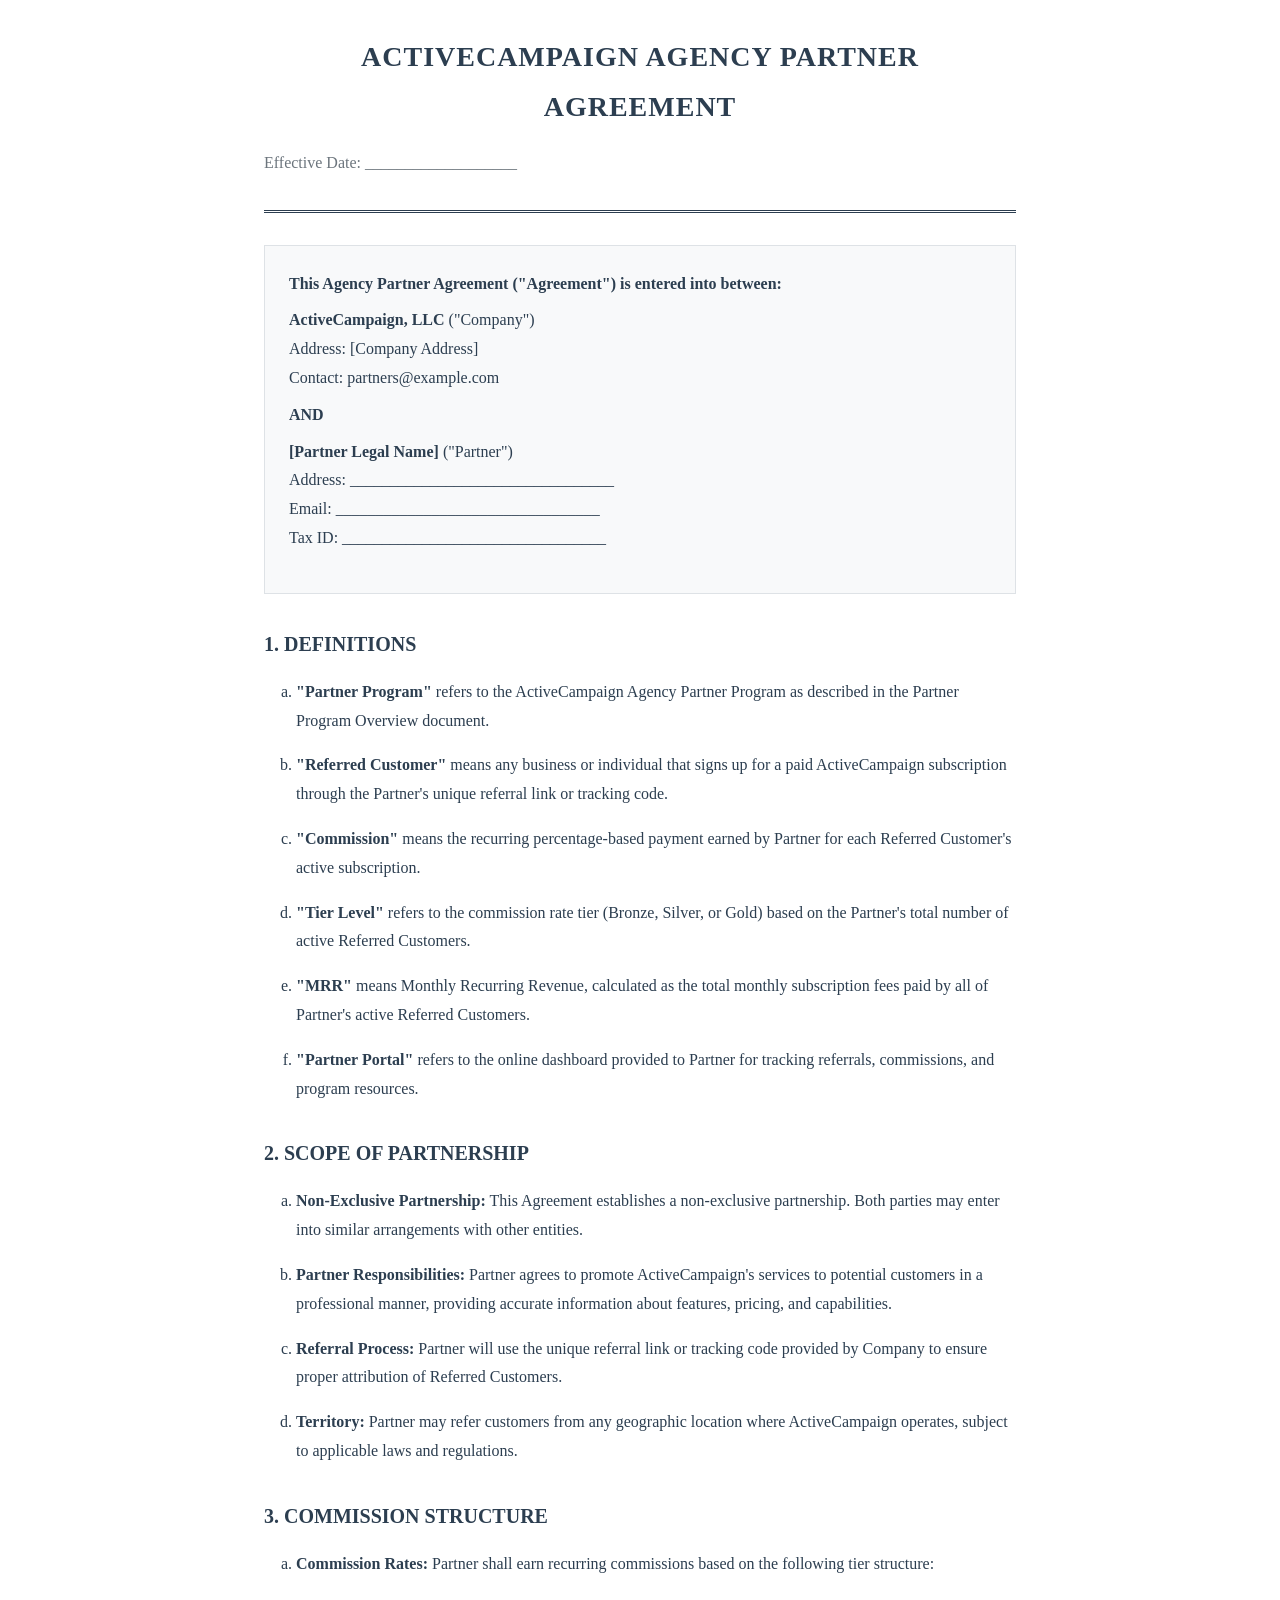
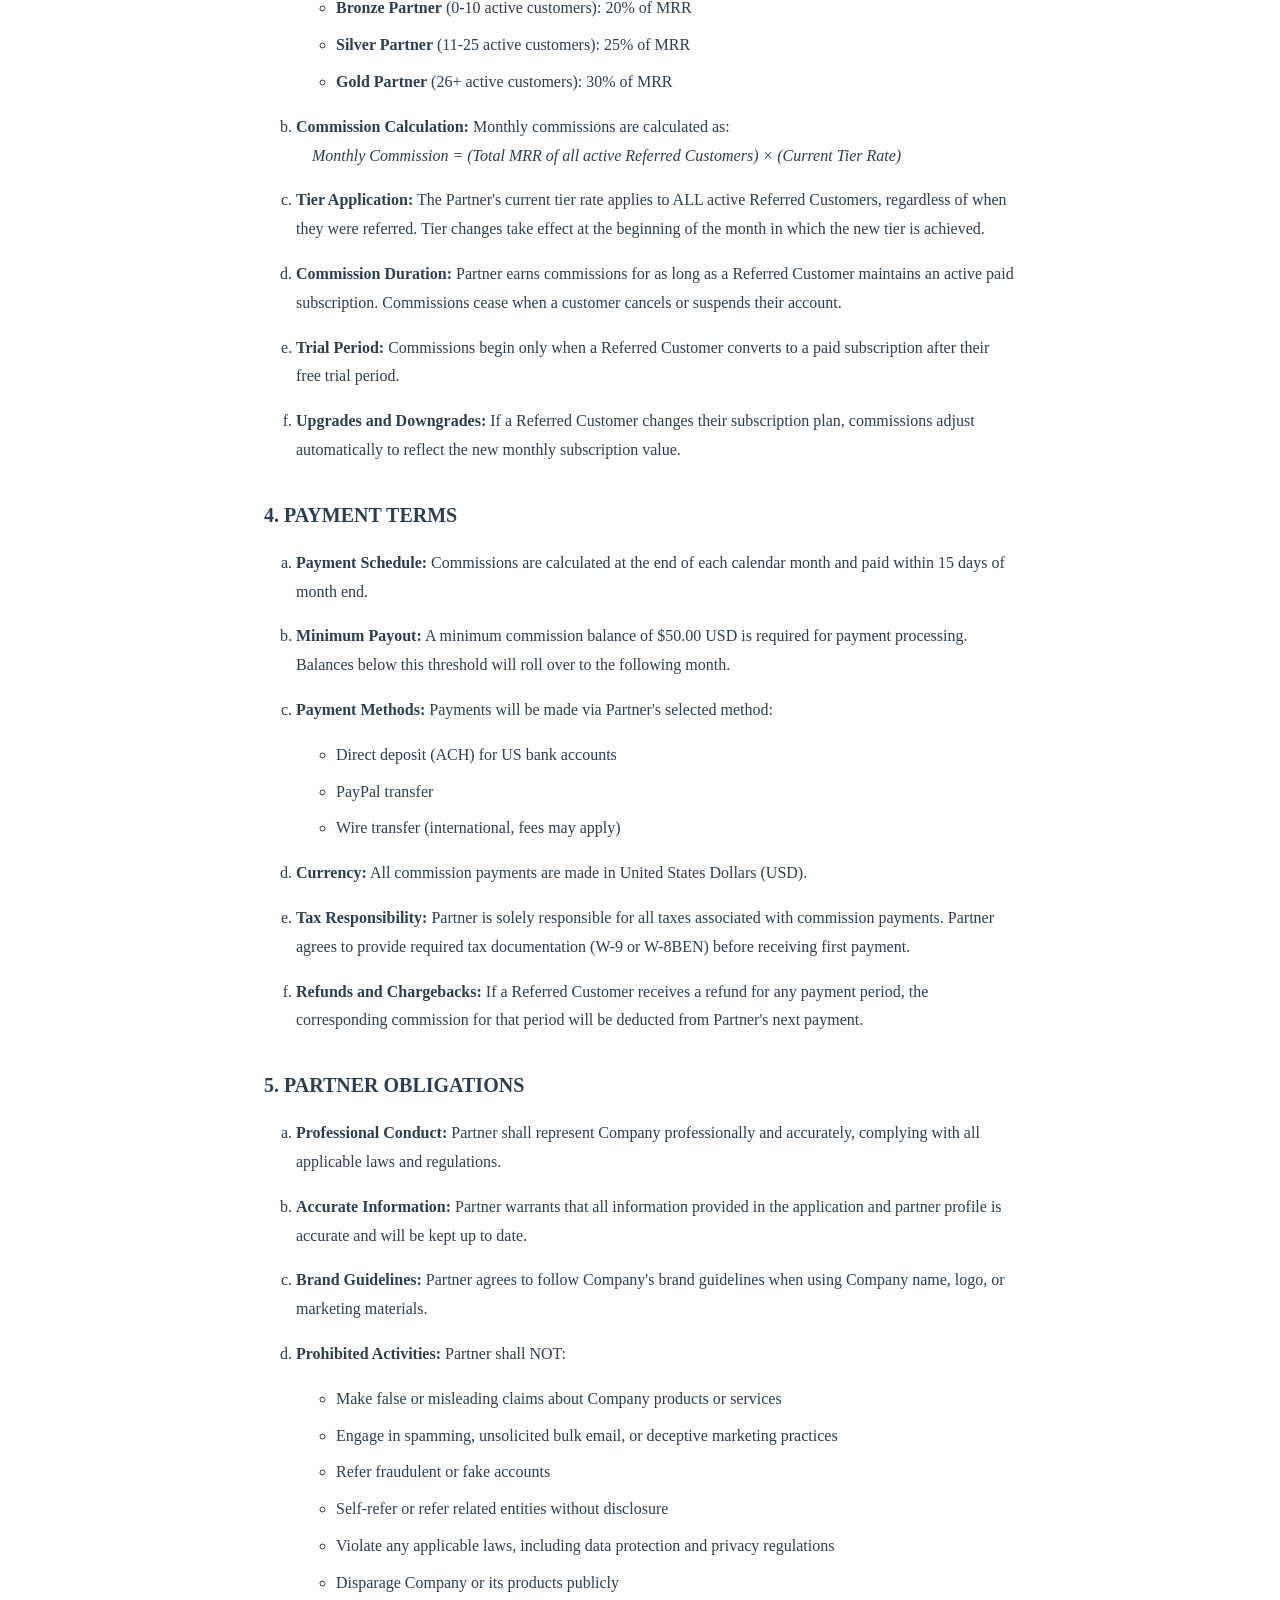
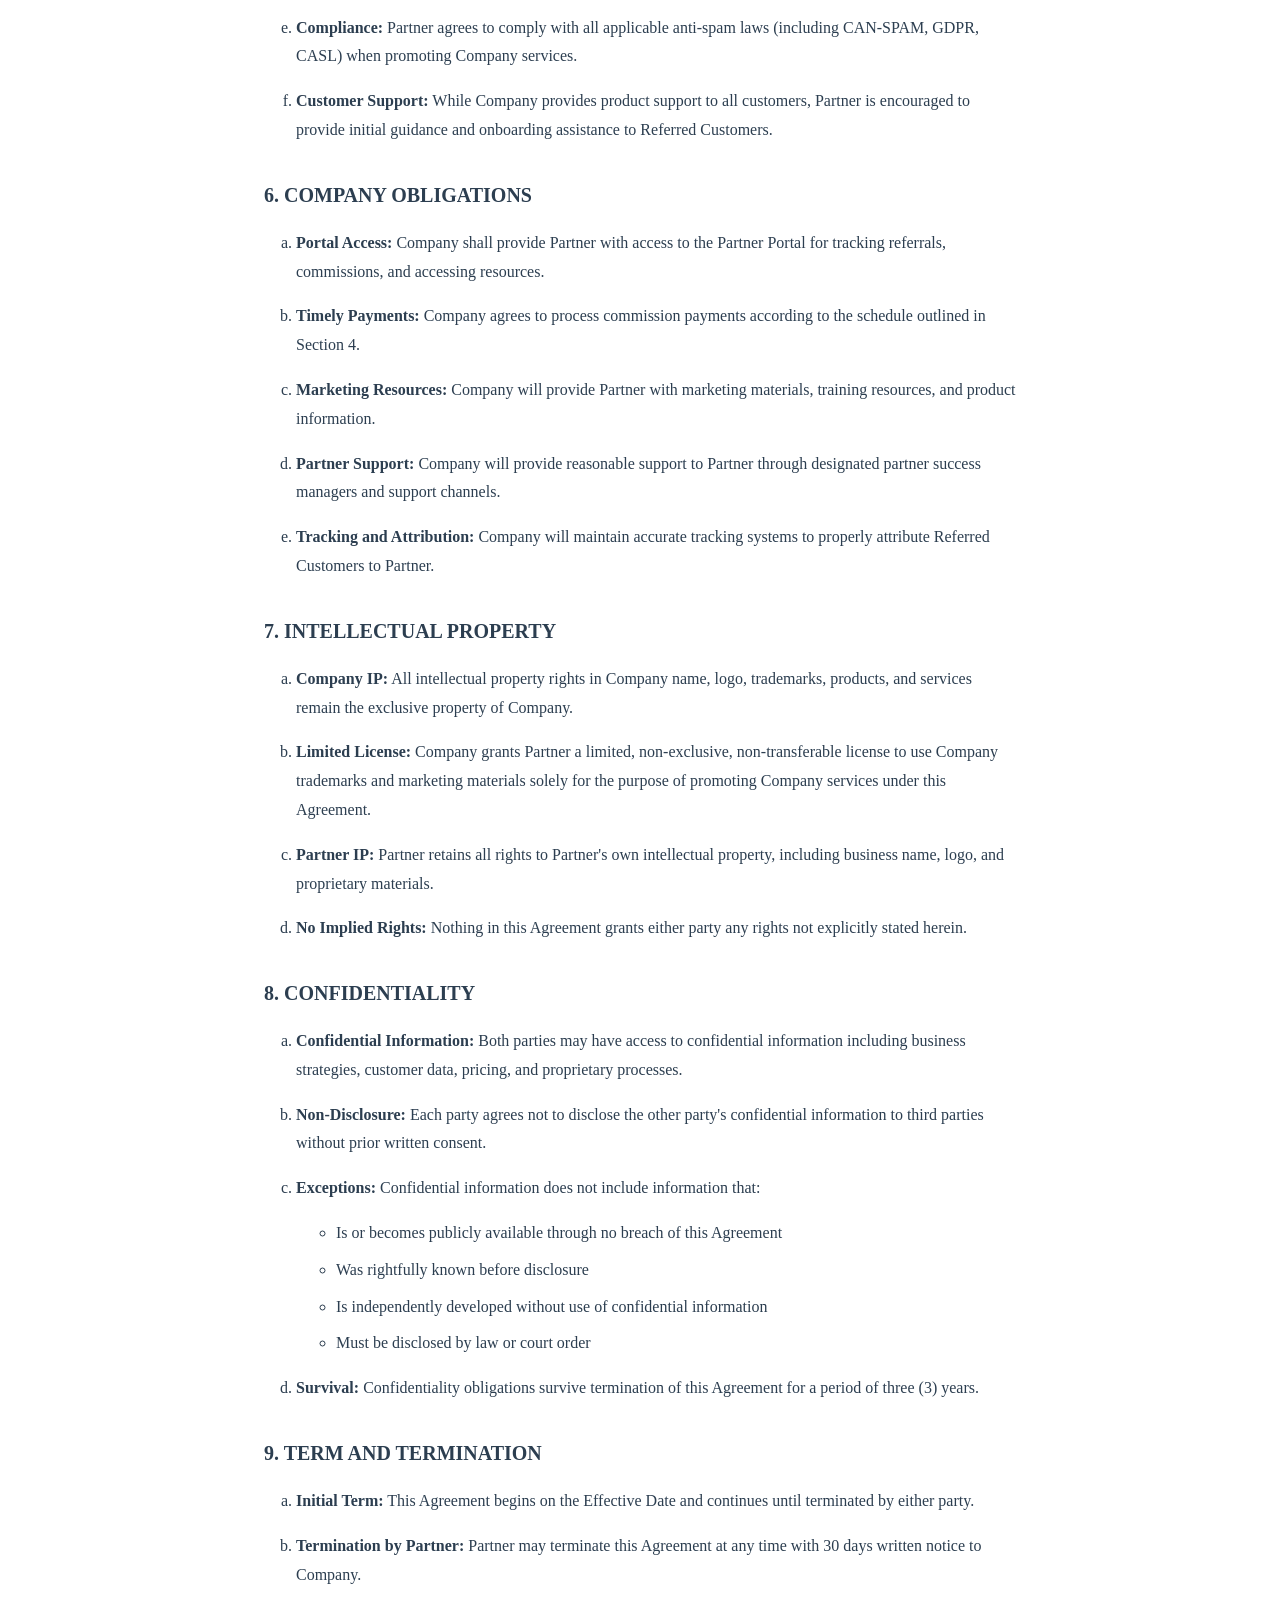
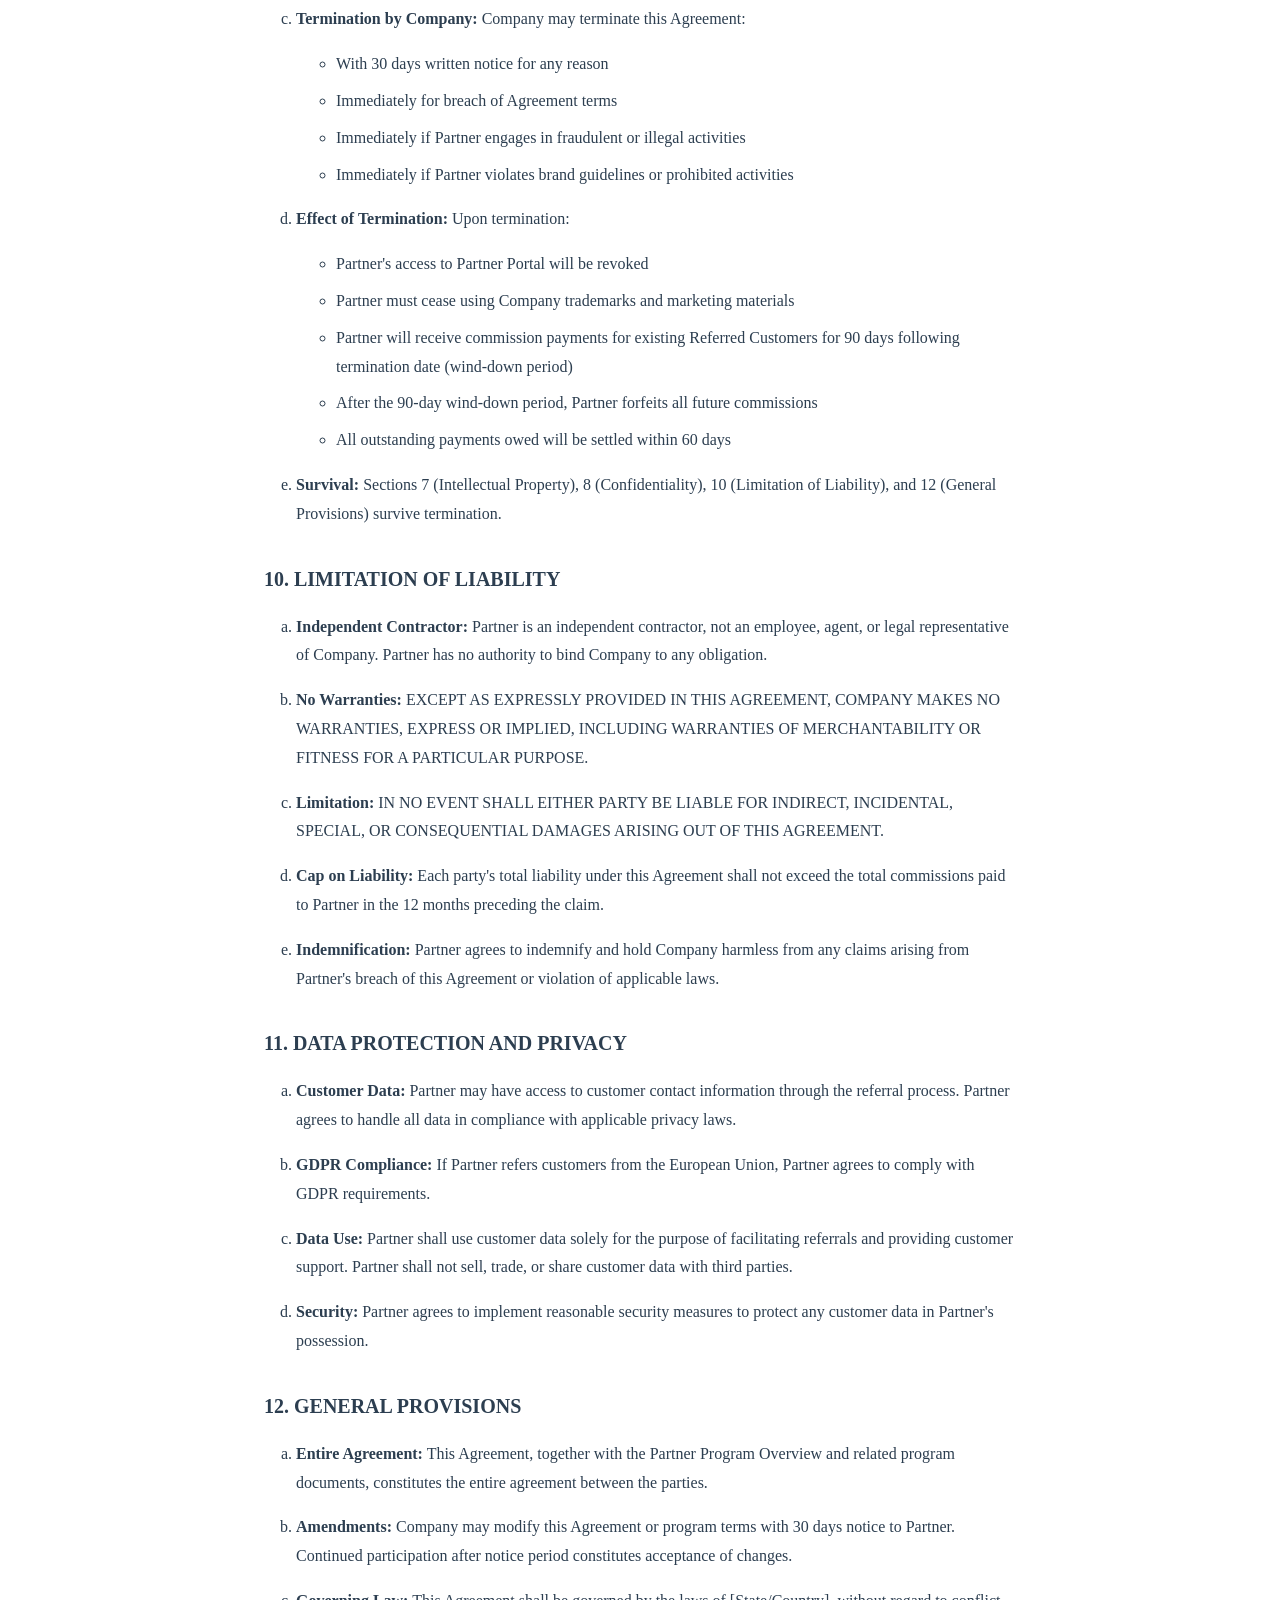
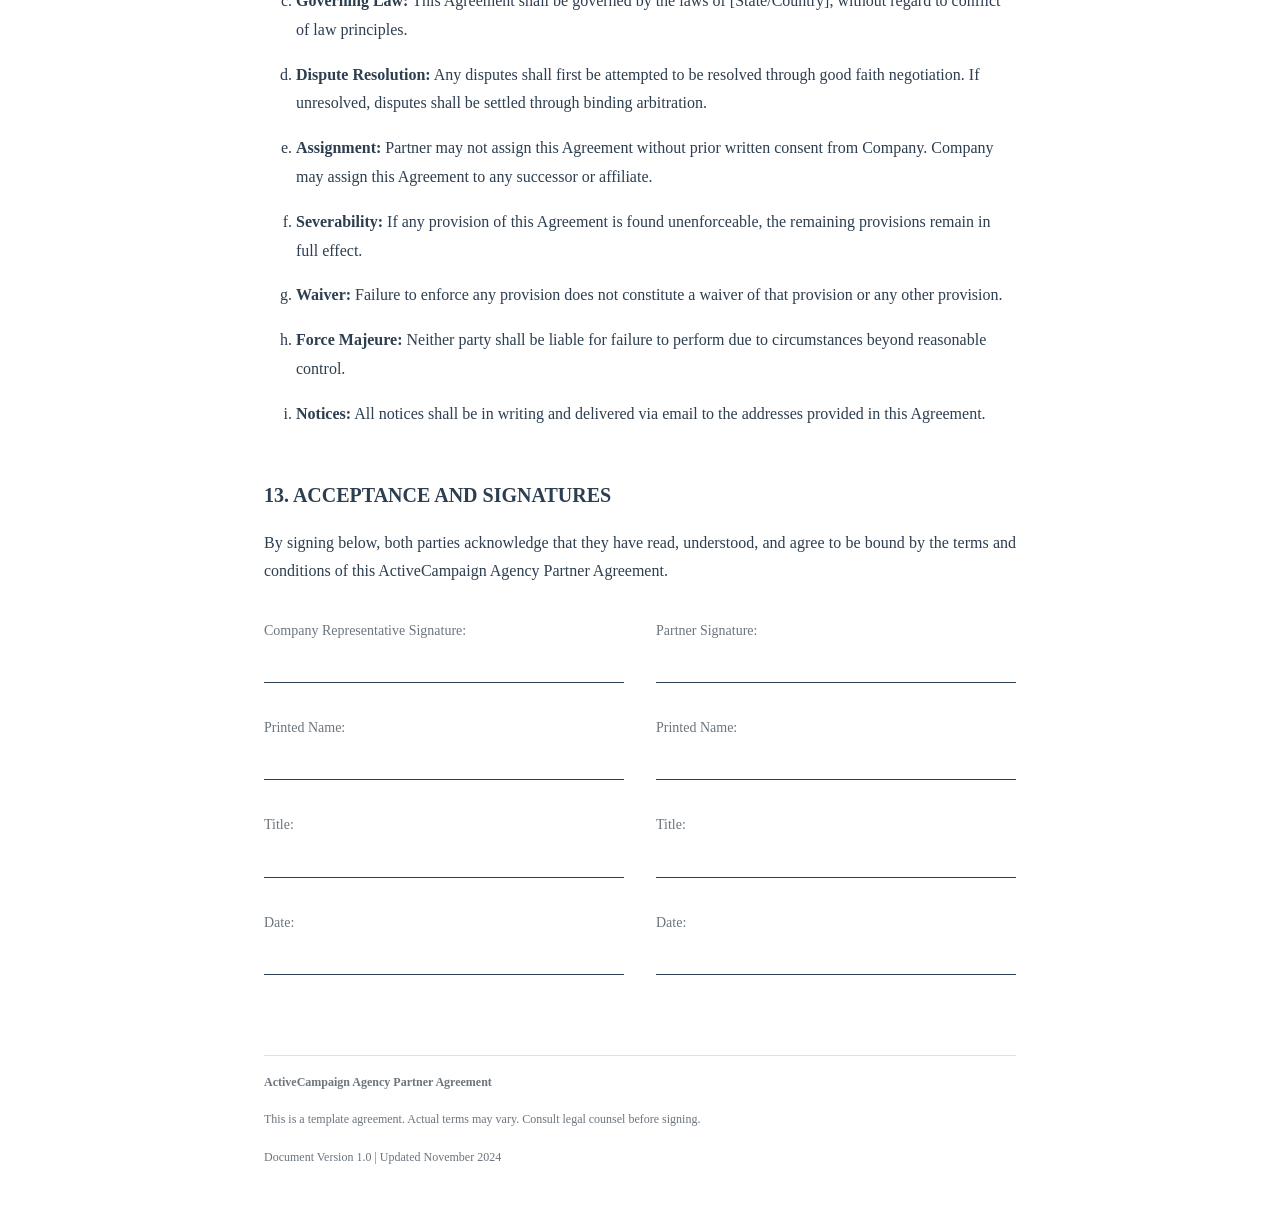
<file: assets/downloads/partner-agreement-template.html>
<!DOCTYPE html>
<html lang="en">
<head>
    <meta charset="UTF-8">
    <meta name="viewport" content="width=device-width, initial-scale=1.0">
    <title>Partner Agreement Template - ActiveCampaign</title>
    <style>
        * {
            margin: 0;
            padding: 0;
            box-sizing: border-box;
        }

        body {
            font-family: 'Times New Roman', Times, serif;
            line-height: 1.8;
            color: #2C3E50;
            background: #ffffff;
            padding: 2rem;
            max-width: 8.5in;
            margin: 0 auto;
        }

        .header {
            text-align: center;
            margin-bottom: 2rem;
            padding-bottom: 1rem;
            border-bottom: 3px double #2C3E50;
        }

        h1 {
            font-size: 1.75rem;
            color: #2C3E50;
            margin-bottom: 0.5rem;
            font-weight: 700;
            text-transform: uppercase;
            letter-spacing: 1px;
        }

        .agreement-date {
            font-size: 1rem;
            color: #6C757D;
            margin-top: 1rem;
        }

        h2 {
            font-size: 1.25rem;
            color: #2C3E50;
            margin: 2rem 0 1rem 0;
            font-weight: 700;
            text-transform: uppercase;
        }

        h3 {
            font-size: 1.125rem;
            color: #2C3E50;
            margin: 1.5rem 0 0.75rem 0;
            font-weight: 700;
        }

        p {
            margin-bottom: 1rem;
            text-align: justify;
        }

        .parties {
            background: #F8F9FA;
            padding: 1.5rem;
            margin: 1.5rem 0;
            border: 1px solid #DEE2E6;
        }

        .section-number {
            font-weight: 700;
            margin-right: 0.5rem;
        }

        ol {
            margin: 1rem 0 1rem 2rem;
        }

        ol li {
            margin-bottom: 1rem;
        }

        ul {
            margin: 1rem 0 1rem 2.5rem;
        }

        ul li {
            margin-bottom: 0.5rem;
        }

        .subsection {
            margin-left: 2rem;
        }

        .definition {
            font-style: italic;
            margin-left: 1rem;
        }

        .signature-block {
            margin-top: 3rem;
            page-break-inside: avoid;
        }

        .signature-line {
            border-top: 1px solid #2C3E50;
            margin-top: 3rem;
            padding-top: 0.5rem;
        }

        .signature-grid {
            display: grid;
            grid-template-columns: 1fr 1fr;
            gap: 2rem;
            margin-top: 2rem;
        }

        .signature-field {
            margin-bottom: 2rem;
        }

        .signature-field label {
            display: block;
            font-size: 0.875rem;
            color: #6C757D;
            margin-bottom: 0.25rem;
        }

        .signature-field .line {
            border-bottom: 1px solid #2C3E50;
            min-height: 2rem;
            margin-top: 0.5rem;
        }

        .footer {
            margin-top: 3rem;
            padding-top: 1rem;
            border-top: 1px solid #DEE2E6;
            text-align: center;
            font-size: 0.75rem;
            color: #6C757D;
        }

        .page-break {
            page-break-after: always;
        }

        @media print {
            body {
                padding: 0.5in;
            }
            .signature-block {
                page-break-before: auto;
            }
        }

        @page {
            margin: 0.75in;
        }
    </style>
</head>
<body>
    <div class="header">
        <h1>ActiveCampaign Agency Partner Agreement</h1>
        <p class="agreement-date">Effective Date: ___________________</p>
    </div>

    <div class="parties">
        <p style="margin-bottom: 0.5rem;"><strong>This Agency Partner Agreement ("Agreement") is entered into between:</strong></p>
        <p style="margin-bottom: 0.5rem;">
            <strong>ActiveCampaign, LLC</strong> ("Company")<br>
            Address: [Company Address]<br>
            Contact: partners@example.com
        </p>
        <p style="margin-bottom: 0;">
            <strong>AND</strong>
        </p>
        <p style="margin-top: 0.5rem;">
            <strong>[Partner Legal Name]</strong> ("Partner")<br>
            Address: _________________________________<br>
            Email: _________________________________<br>
            Tax ID: _________________________________
        </p>
    </div>

    <section>
        <h2>1. Definitions</h2>
        <ol type="a">
            <li>
                <strong>"Partner Program"</strong> refers to the ActiveCampaign Agency Partner Program as described
                in the Partner Program Overview document.
            </li>
            <li>
                <strong>"Referred Customer"</strong> means any business or individual that signs up for a paid
                ActiveCampaign subscription through the Partner's unique referral link or tracking code.
            </li>
            <li>
                <strong>"Commission"</strong> means the recurring percentage-based payment earned by Partner for
                each Referred Customer's active subscription.
            </li>
            <li>
                <strong>"Tier Level"</strong> refers to the commission rate tier (Bronze, Silver, or Gold) based
                on the Partner's total number of active Referred Customers.
            </li>
            <li>
                <strong>"MRR"</strong> means Monthly Recurring Revenue, calculated as the total monthly subscription
                fees paid by all of Partner's active Referred Customers.
            </li>
            <li>
                <strong>"Partner Portal"</strong> refers to the online dashboard provided to Partner for tracking
                referrals, commissions, and program resources.
            </li>
        </ol>
    </section>

    <section>
        <h2>2. Scope of Partnership</h2>
        <ol type="a">
            <li>
                <strong>Non-Exclusive Partnership:</strong> This Agreement establishes a non-exclusive partnership.
                Both parties may enter into similar arrangements with other entities.
            </li>
            <li>
                <strong>Partner Responsibilities:</strong> Partner agrees to promote ActiveCampaign's services to
                potential customers in a professional manner, providing accurate information about features, pricing,
                and capabilities.
            </li>
            <li>
                <strong>Referral Process:</strong> Partner will use the unique referral link or tracking code provided
                by Company to ensure proper attribution of Referred Customers.
            </li>
            <li>
                <strong>Territory:</strong> Partner may refer customers from any geographic location where ActiveCampaign
                operates, subject to applicable laws and regulations.
            </li>
        </ol>
    </section>

    <div class="page-break"></div>

    <section>
        <h2>3. Commission Structure</h2>
        <ol type="a">
            <li>
                <strong>Commission Rates:</strong> Partner shall earn recurring commissions based on the following tier structure:
                <ul>
                    <li><strong>Bronze Partner</strong> (0-10 active customers): 20% of MRR</li>
                    <li><strong>Silver Partner</strong> (11-25 active customers): 25% of MRR</li>
                    <li><strong>Gold Partner</strong> (26+ active customers): 30% of MRR</li>
                </ul>
            </li>
            <li>
                <strong>Commission Calculation:</strong> Monthly commissions are calculated as:<br>
                <span class="definition">Monthly Commission = (Total MRR of all active Referred Customers) × (Current Tier Rate)</span>
            </li>
            <li>
                <strong>Tier Application:</strong> The Partner's current tier rate applies to ALL active Referred Customers,
                regardless of when they were referred. Tier changes take effect at the beginning of the month in which
                the new tier is achieved.
            </li>
            <li>
                <strong>Commission Duration:</strong> Partner earns commissions for as long as a Referred Customer maintains
                an active paid subscription. Commissions cease when a customer cancels or suspends their account.
            </li>
            <li>
                <strong>Trial Period:</strong> Commissions begin only when a Referred Customer converts to a paid subscription
                after their free trial period.
            </li>
            <li>
                <strong>Upgrades and Downgrades:</strong> If a Referred Customer changes their subscription plan, commissions
                adjust automatically to reflect the new monthly subscription value.
            </li>
        </ol>
    </section>

    <section>
        <h2>4. Payment Terms</h2>
        <ol type="a">
            <li>
                <strong>Payment Schedule:</strong> Commissions are calculated at the end of each calendar month and paid
                within 15 days of month end.
            </li>
            <li>
                <strong>Minimum Payout:</strong> A minimum commission balance of $50.00 USD is required for payment
                processing. Balances below this threshold will roll over to the following month.
            </li>
            <li>
                <strong>Payment Methods:</strong> Payments will be made via Partner's selected method:
                <ul>
                    <li>Direct deposit (ACH) for US bank accounts</li>
                    <li>PayPal transfer</li>
                    <li>Wire transfer (international, fees may apply)</li>
                </ul>
            </li>
            <li>
                <strong>Currency:</strong> All commission payments are made in United States Dollars (USD).
            </li>
            <li>
                <strong>Tax Responsibility:</strong> Partner is solely responsible for all taxes associated with
                commission payments. Partner agrees to provide required tax documentation (W-9 or W-8BEN) before
                receiving first payment.
            </li>
            <li>
                <strong>Refunds and Chargebacks:</strong> If a Referred Customer receives a refund for any payment
                period, the corresponding commission for that period will be deducted from Partner's next payment.
            </li>
        </ol>
    </section>

    <div class="page-break"></div>

    <section>
        <h2>5. Partner Obligations</h2>
        <ol type="a">
            <li>
                <strong>Professional Conduct:</strong> Partner shall represent Company professionally and accurately,
                complying with all applicable laws and regulations.
            </li>
            <li>
                <strong>Accurate Information:</strong> Partner warrants that all information provided in the application
                and partner profile is accurate and will be kept up to date.
            </li>
            <li>
                <strong>Brand Guidelines:</strong> Partner agrees to follow Company's brand guidelines when using
                Company name, logo, or marketing materials.
            </li>
            <li>
                <strong>Prohibited Activities:</strong> Partner shall NOT:
                <ul>
                    <li>Make false or misleading claims about Company products or services</li>
                    <li>Engage in spamming, unsolicited bulk email, or deceptive marketing practices</li>
                    <li>Refer fraudulent or fake accounts</li>
                    <li>Self-refer or refer related entities without disclosure</li>
                    <li>Violate any applicable laws, including data protection and privacy regulations</li>
                    <li>Disparage Company or its products publicly</li>
                </ul>
            </li>
            <li>
                <strong>Compliance:</strong> Partner agrees to comply with all applicable anti-spam laws (including CAN-SPAM,
                GDPR, CASL) when promoting Company services.
            </li>
            <li>
                <strong>Customer Support:</strong> While Company provides product support to all customers, Partner is
                encouraged to provide initial guidance and onboarding assistance to Referred Customers.
            </li>
        </ol>
    </section>

    <section>
        <h2>6. Company Obligations</h2>
        <ol type="a">
            <li>
                <strong>Portal Access:</strong> Company shall provide Partner with access to the Partner Portal for
                tracking referrals, commissions, and accessing resources.
            </li>
            <li>
                <strong>Timely Payments:</strong> Company agrees to process commission payments according to the
                schedule outlined in Section 4.
            </li>
            <li>
                <strong>Marketing Resources:</strong> Company will provide Partner with marketing materials, training
                resources, and product information.
            </li>
            <li>
                <strong>Partner Support:</strong> Company will provide reasonable support to Partner through designated
                partner success managers and support channels.
            </li>
            <li>
                <strong>Tracking and Attribution:</strong> Company will maintain accurate tracking systems to properly
                attribute Referred Customers to Partner.
            </li>
        </ol>
    </section>

    <section>
        <h2>7. Intellectual Property</h2>
        <ol type="a">
            <li>
                <strong>Company IP:</strong> All intellectual property rights in Company name, logo, trademarks,
                products, and services remain the exclusive property of Company.
            </li>
            <li>
                <strong>Limited License:</strong> Company grants Partner a limited, non-exclusive, non-transferable
                license to use Company trademarks and marketing materials solely for the purpose of promoting Company
                services under this Agreement.
            </li>
            <li>
                <strong>Partner IP:</strong> Partner retains all rights to Partner's own intellectual property,
                including business name, logo, and proprietary materials.
            </li>
            <li>
                <strong>No Implied Rights:</strong> Nothing in this Agreement grants either party any rights not
                explicitly stated herein.
            </li>
        </ol>
    </section>

    <div class="page-break"></div>

    <section>
        <h2>8. Confidentiality</h2>
        <ol type="a">
            <li>
                <strong>Confidential Information:</strong> Both parties may have access to confidential information
                including business strategies, customer data, pricing, and proprietary processes.
            </li>
            <li>
                <strong>Non-Disclosure:</strong> Each party agrees not to disclose the other party's confidential
                information to third parties without prior written consent.
            </li>
            <li>
                <strong>Exceptions:</strong> Confidential information does not include information that:
                <ul>
                    <li>Is or becomes publicly available through no breach of this Agreement</li>
                    <li>Was rightfully known before disclosure</li>
                    <li>Is independently developed without use of confidential information</li>
                    <li>Must be disclosed by law or court order</li>
                </ul>
            </li>
            <li>
                <strong>Survival:</strong> Confidentiality obligations survive termination of this Agreement for
                a period of three (3) years.
            </li>
        </ol>
    </section>

    <section>
        <h2>9. Term and Termination</h2>
        <ol type="a">
            <li>
                <strong>Initial Term:</strong> This Agreement begins on the Effective Date and continues until
                terminated by either party.
            </li>
            <li>
                <strong>Termination by Partner:</strong> Partner may terminate this Agreement at any time with
                30 days written notice to Company.
            </li>
            <li>
                <strong>Termination by Company:</strong> Company may terminate this Agreement:
                <ul>
                    <li>With 30 days written notice for any reason</li>
                    <li>Immediately for breach of Agreement terms</li>
                    <li>Immediately if Partner engages in fraudulent or illegal activities</li>
                    <li>Immediately if Partner violates brand guidelines or prohibited activities</li>
                </ul>
            </li>
            <li>
                <strong>Effect of Termination:</strong> Upon termination:
                <ul>
                    <li>Partner's access to Partner Portal will be revoked</li>
                    <li>Partner must cease using Company trademarks and marketing materials</li>
                    <li>Partner will receive commission payments for existing Referred Customers for 90 days
                        following termination date (wind-down period)</li>
                    <li>After the 90-day wind-down period, Partner forfeits all future commissions</li>
                    <li>All outstanding payments owed will be settled within 60 days</li>
                </ul>
            </li>
            <li>
                <strong>Survival:</strong> Sections 7 (Intellectual Property), 8 (Confidentiality), 10 (Limitation
                of Liability), and 12 (General Provisions) survive termination.
            </li>
        </ol>
    </section>

    <section>
        <h2>10. Limitation of Liability</h2>
        <ol type="a">
            <li>
                <strong>Independent Contractor:</strong> Partner is an independent contractor, not an employee,
                agent, or legal representative of Company. Partner has no authority to bind Company to any obligation.
            </li>
            <li>
                <strong>No Warranties:</strong> EXCEPT AS EXPRESSLY PROVIDED IN THIS AGREEMENT, COMPANY MAKES NO
                WARRANTIES, EXPRESS OR IMPLIED, INCLUDING WARRANTIES OF MERCHANTABILITY OR FITNESS FOR A PARTICULAR PURPOSE.
            </li>
            <li>
                <strong>Limitation:</strong> IN NO EVENT SHALL EITHER PARTY BE LIABLE FOR INDIRECT, INCIDENTAL,
                SPECIAL, OR CONSEQUENTIAL DAMAGES ARISING OUT OF THIS AGREEMENT.
            </li>
            <li>
                <strong>Cap on Liability:</strong> Each party's total liability under this Agreement shall not exceed
                the total commissions paid to Partner in the 12 months preceding the claim.
            </li>
            <li>
                <strong>Indemnification:</strong> Partner agrees to indemnify and hold Company harmless from any claims
                arising from Partner's breach of this Agreement or violation of applicable laws.
            </li>
        </ol>
    </section>

    <div class="page-break"></div>

    <section>
        <h2>11. Data Protection and Privacy</h2>
        <ol type="a">
            <li>
                <strong>Customer Data:</strong> Partner may have access to customer contact information through the
                referral process. Partner agrees to handle all data in compliance with applicable privacy laws.
            </li>
            <li>
                <strong>GDPR Compliance:</strong> If Partner refers customers from the European Union, Partner agrees
                to comply with GDPR requirements.
            </li>
            <li>
                <strong>Data Use:</strong> Partner shall use customer data solely for the purpose of facilitating
                referrals and providing customer support. Partner shall not sell, trade, or share customer data with
                third parties.
            </li>
            <li>
                <strong>Security:</strong> Partner agrees to implement reasonable security measures to protect any
                customer data in Partner's possession.
            </li>
        </ol>
    </section>

    <section>
        <h2>12. General Provisions</h2>
        <ol type="a">
            <li>
                <strong>Entire Agreement:</strong> This Agreement, together with the Partner Program Overview and
                related program documents, constitutes the entire agreement between the parties.
            </li>
            <li>
                <strong>Amendments:</strong> Company may modify this Agreement or program terms with 30 days notice
                to Partner. Continued participation after notice period constitutes acceptance of changes.
            </li>
            <li>
                <strong>Governing Law:</strong> This Agreement shall be governed by the laws of [State/Country],
                without regard to conflict of law principles.
            </li>
            <li>
                <strong>Dispute Resolution:</strong> Any disputes shall first be attempted to be resolved through
                good faith negotiation. If unresolved, disputes shall be settled through binding arbitration.
            </li>
            <li>
                <strong>Assignment:</strong> Partner may not assign this Agreement without prior written consent
                from Company. Company may assign this Agreement to any successor or affiliate.
            </li>
            <li>
                <strong>Severability:</strong> If any provision of this Agreement is found unenforceable, the
                remaining provisions remain in full effect.
            </li>
            <li>
                <strong>Waiver:</strong> Failure to enforce any provision does not constitute a waiver of that
                provision or any other provision.
            </li>
            <li>
                <strong>Force Majeure:</strong> Neither party shall be liable for failure to perform due to
                circumstances beyond reasonable control.
            </li>
            <li>
                <strong>Notices:</strong> All notices shall be in writing and delivered via email to the addresses
                provided in this Agreement.
            </li>
        </ol>
    </section>

    <div class="signature-block">
        <h2>13. Acceptance and Signatures</h2>
        <p>
            By signing below, both parties acknowledge that they have read, understood, and agree to be bound by
            the terms and conditions of this ActiveCampaign Agency Partner Agreement.
        </p>

        <div class="signature-grid">
            <div>
                <div class="signature-field">
                    <label>Company Representative Signature:</label>
                    <div class="line"></div>
                </div>
                <div class="signature-field">
                    <label>Printed Name:</label>
                    <div class="line"></div>
                </div>
                <div class="signature-field">
                    <label>Title:</label>
                    <div class="line"></div>
                </div>
                <div class="signature-field">
                    <label>Date:</label>
                    <div class="line"></div>
                </div>
            </div>

            <div>
                <div class="signature-field">
                    <label>Partner Signature:</label>
                    <div class="line"></div>
                </div>
                <div class="signature-field">
                    <label>Printed Name:</label>
                    <div class="line"></div>
                </div>
                <div class="signature-field">
                    <label>Title:</label>
                    <div class="line"></div>
                </div>
                <div class="signature-field">
                    <label>Date:</label>
                    <div class="line"></div>
                </div>
            </div>
        </div>
    </div>

    <div class="footer">
        <p><strong>ActiveCampaign Agency Partner Agreement</strong></p>
        <p>This is a template agreement. Actual terms may vary. Consult legal counsel before signing.</p>
        <p style="margin-top: 0.5rem;">Document Version 1.0 | Updated November 2024</p>
    </div>
</body>
</html>
</file>
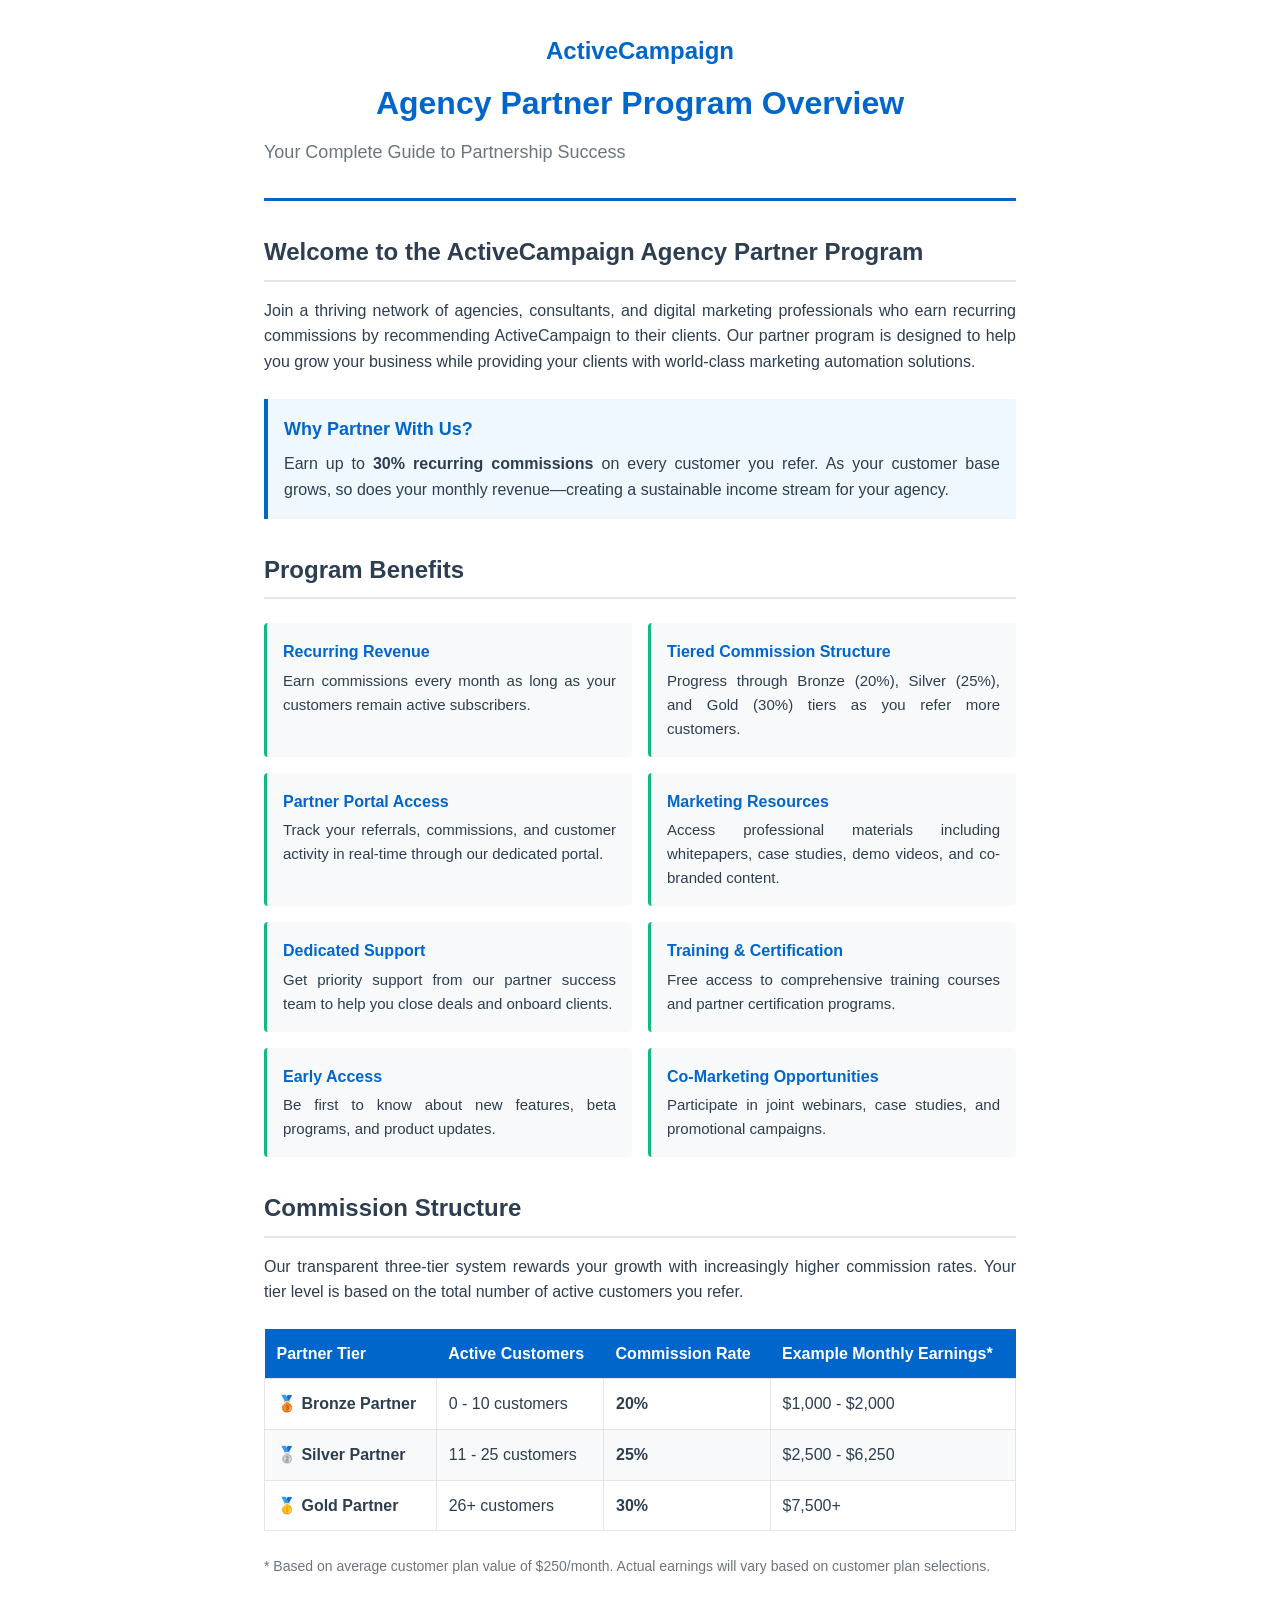
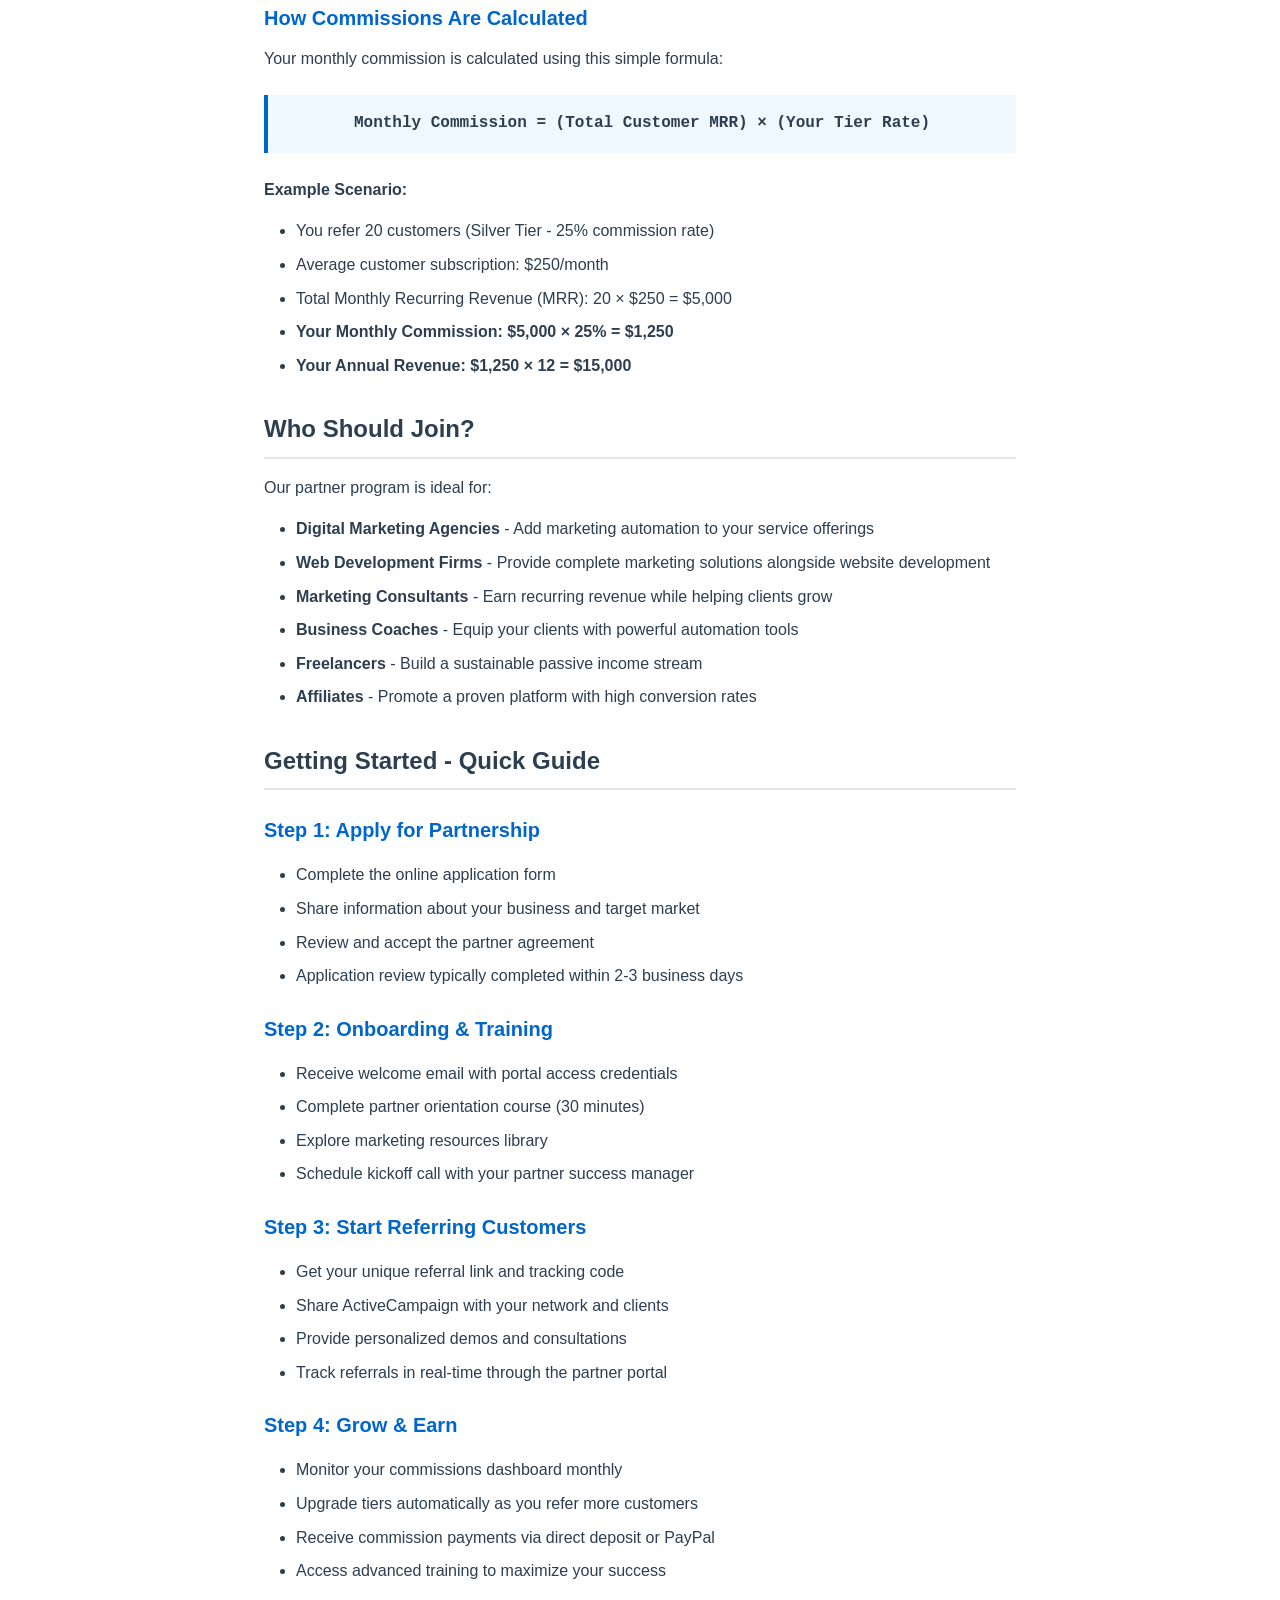
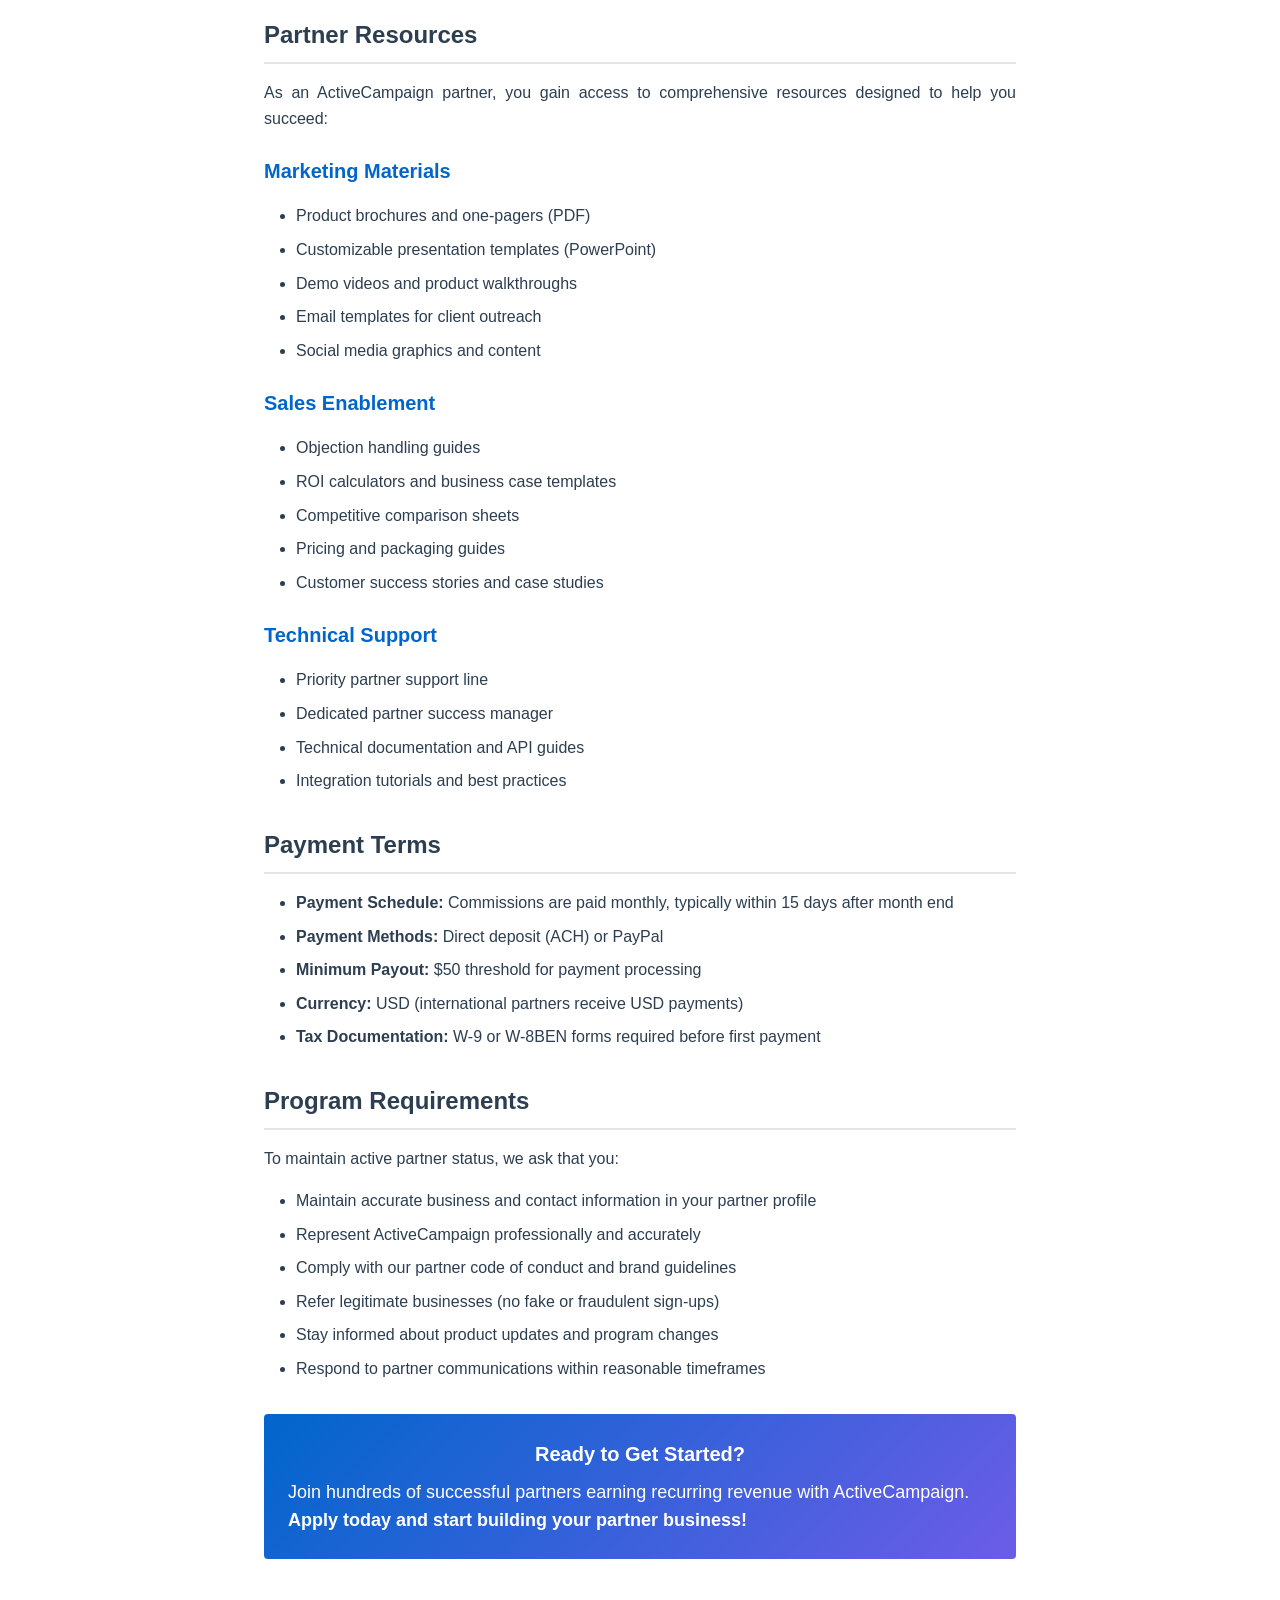
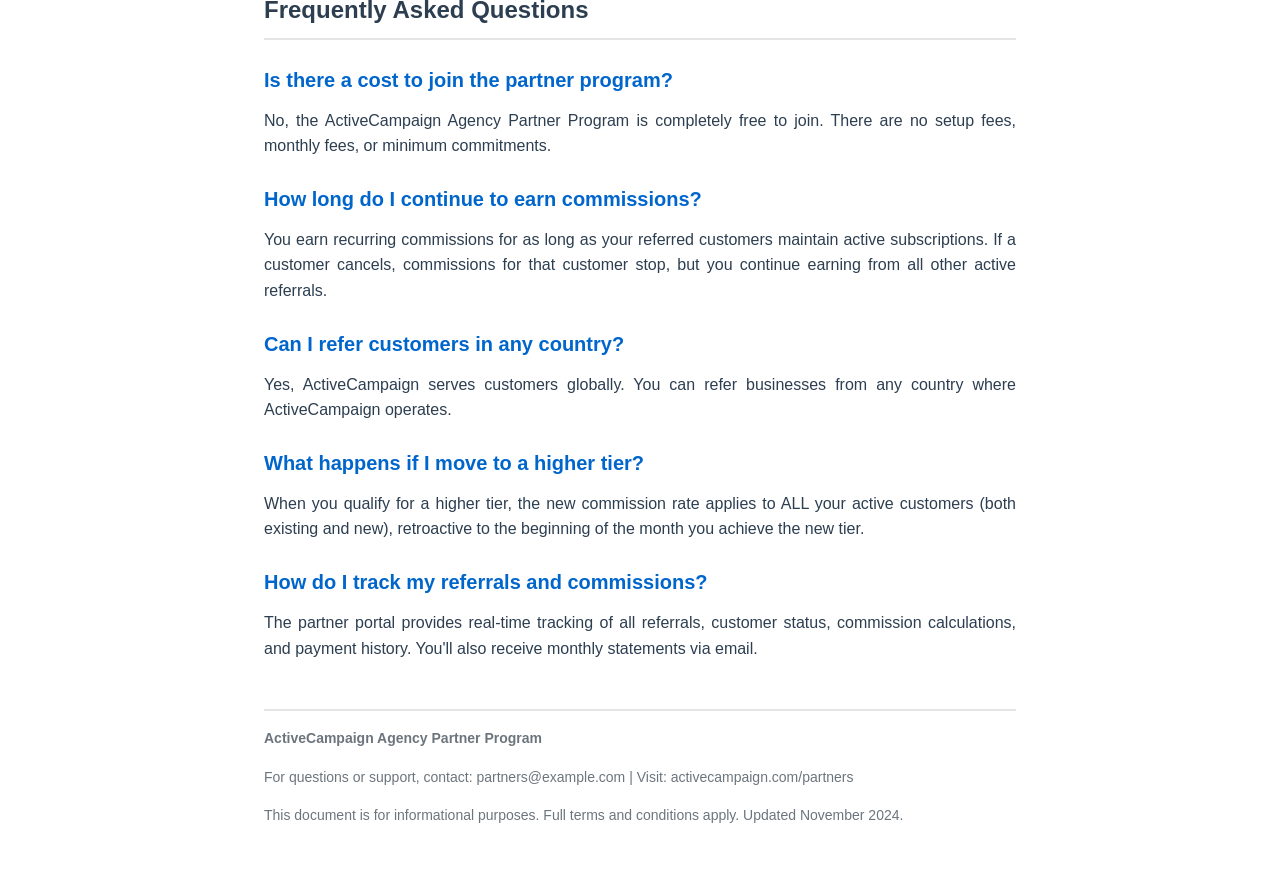
<file: assets/downloads/partner-program-overview.html>
<!DOCTYPE html>
<html lang="en">
<head>
    <meta charset="UTF-8">
    <meta name="viewport" content="width=device-width, initial-scale=1.0">
    <title>ActiveCampaign Agency Partner Program Overview</title>
    <style>
        /* Print and Screen Styles */
        * {
            margin: 0;
            padding: 0;
            box-sizing: border-box;
        }

        body {
            font-family: -apple-system, BlinkMacSystemFont, 'Segoe UI', Roboto, Oxygen, Ubuntu, Cantarell, sans-serif;
            line-height: 1.6;
            color: #2C3E50;
            background: #ffffff;
            padding: 2rem;
            max-width: 8.5in;
            margin: 0 auto;
        }

        .header {
            text-align: center;
            margin-bottom: 2rem;
            padding-bottom: 1rem;
            border-bottom: 3px solid #0066CC;
        }

        .logo {
            font-size: 1.5rem;
            font-weight: 700;
            color: #0066CC;
            margin-bottom: 0.5rem;
        }

        h1 {
            font-size: 2rem;
            color: #0066CC;
            margin-bottom: 0.5rem;
        }

        .subtitle {
            font-size: 1.125rem;
            color: #6C757D;
        }

        h2 {
            font-size: 1.5rem;
            color: #2C3E50;
            margin: 2rem 0 1rem 0;
            padding-bottom: 0.5rem;
            border-bottom: 2px solid #E5E5E5;
        }

        h3 {
            font-size: 1.25rem;
            color: #0066CC;
            margin: 1.5rem 0 0.75rem 0;
        }

        p {
            margin-bottom: 1rem;
            text-align: justify;
        }

        ul, ol {
            margin: 1rem 0 1rem 2rem;
        }

        li {
            margin-bottom: 0.5rem;
        }

        .highlight-box {
            background: #F0F8FF;
            border-left: 4px solid #0066CC;
            padding: 1rem;
            margin: 1.5rem 0;
        }

        .commission-table {
            width: 100%;
            border-collapse: collapse;
            margin: 1.5rem 0;
        }

        .commission-table th {
            background: #0066CC;
            color: white;
            padding: 0.75rem;
            text-align: left;
            font-weight: 600;
        }

        .commission-table td {
            padding: 0.75rem;
            border: 1px solid #E5E5E5;
        }

        .commission-table tr:nth-child(even) {
            background: #F8F9FA;
        }

        .benefit-grid {
            display: grid;
            grid-template-columns: 1fr 1fr;
            gap: 1rem;
            margin: 1.5rem 0;
        }

        .benefit-item {
            background: #F8F9FA;
            padding: 1rem;
            border-radius: 4px;
            border-left: 3px solid #10B981;
        }

        .benefit-item strong {
            color: #0066CC;
            display: block;
            margin-bottom: 0.25rem;
        }

        .cta-box {
            background: linear-gradient(135deg, #0066CC, #6C5CE7);
            color: white;
            padding: 1.5rem;
            text-align: center;
            margin: 2rem 0;
            border-radius: 4px;
        }

        .cta-box h3 {
            color: white;
            margin: 0 0 0.5rem 0;
        }

        .footer {
            margin-top: 3rem;
            padding-top: 1rem;
            border-top: 2px solid #E5E5E5;
            text-align: center;
            font-size: 0.875rem;
            color: #6C757D;
        }

        .page-break {
            page-break-after: always;
        }

        /* Print Styles */
        @media print {
            body {
                padding: 0.5in;
            }

            .no-print {
                display: none;
            }

            a {
                color: #0066CC;
                text-decoration: none;
            }

            .highlight-box, .benefit-item {
                break-inside: avoid;
            }
        }

        @page {
            margin: 0.5in;
        }
    </style>
</head>
<body>
    <div class="header">
        <div class="logo">ActiveCampaign</div>
        <h1>Agency Partner Program Overview</h1>
        <p class="subtitle">Your Complete Guide to Partnership Success</p>
    </div>

    <section>
        <h2>Welcome to the ActiveCampaign Agency Partner Program</h2>
        <p>
            Join a thriving network of agencies, consultants, and digital marketing professionals who earn recurring
            commissions by recommending ActiveCampaign to their clients. Our partner program is designed to help you
            grow your business while providing your clients with world-class marketing automation solutions.
        </p>

        <div class="highlight-box">
            <strong style="color: #0066CC; font-size: 1.125rem;">Why Partner With Us?</strong>
            <p style="margin-top: 0.5rem; margin-bottom: 0;">
                Earn up to <strong>30% recurring commissions</strong> on every customer you refer. As your customer base
                grows, so does your monthly revenue—creating a sustainable income stream for your agency.
            </p>
        </div>
    </section>

    <section>
        <h2>Program Benefits</h2>

        <div class="benefit-grid">
            <div class="benefit-item">
                <strong>Recurring Revenue</strong>
                <p style="margin-bottom: 0; font-size: 0.9375rem;">
                    Earn commissions every month as long as your customers remain active subscribers.
                </p>
            </div>

            <div class="benefit-item">
                <strong>Tiered Commission Structure</strong>
                <p style="margin-bottom: 0; font-size: 0.9375rem;">
                    Progress through Bronze (20%), Silver (25%), and Gold (30%) tiers as you refer more customers.
                </p>
            </div>

            <div class="benefit-item">
                <strong>Partner Portal Access</strong>
                <p style="margin-bottom: 0; font-size: 0.9375rem;">
                    Track your referrals, commissions, and customer activity in real-time through our dedicated portal.
                </p>
            </div>

            <div class="benefit-item">
                <strong>Marketing Resources</strong>
                <p style="margin-bottom: 0; font-size: 0.9375rem;">
                    Access professional materials including whitepapers, case studies, demo videos, and co-branded content.
                </p>
            </div>

            <div class="benefit-item">
                <strong>Dedicated Support</strong>
                <p style="margin-bottom: 0; font-size: 0.9375rem;">
                    Get priority support from our partner success team to help you close deals and onboard clients.
                </p>
            </div>

            <div class="benefit-item">
                <strong>Training & Certification</strong>
                <p style="margin-bottom: 0; font-size: 0.9375rem;">
                    Free access to comprehensive training courses and partner certification programs.
                </p>
            </div>

            <div class="benefit-item">
                <strong>Early Access</strong>
                <p style="margin-bottom: 0; font-size: 0.9375rem;">
                    Be first to know about new features, beta programs, and product updates.
                </p>
            </div>

            <div class="benefit-item">
                <strong>Co-Marketing Opportunities</strong>
                <p style="margin-bottom: 0; font-size: 0.9375rem;">
                    Participate in joint webinars, case studies, and promotional campaigns.
                </p>
            </div>
        </div>
    </section>

    <div class="page-break"></div>

    <section>
        <h2>Commission Structure</h2>
        <p>
            Our transparent three-tier system rewards your growth with increasingly higher commission rates.
            Your tier level is based on the total number of active customers you refer.
        </p>

        <table class="commission-table">
            <thead>
                <tr>
                    <th>Partner Tier</th>
                    <th>Active Customers</th>
                    <th>Commission Rate</th>
                    <th>Example Monthly Earnings*</th>
                </tr>
            </thead>
            <tbody>
                <tr>
                    <td><strong>🥉 Bronze Partner</strong></td>
                    <td>0 - 10 customers</td>
                    <td><strong>20%</strong></td>
                    <td>$1,000 - $2,000</td>
                </tr>
                <tr>
                    <td><strong>🥈 Silver Partner</strong></td>
                    <td>11 - 25 customers</td>
                    <td><strong>25%</strong></td>
                    <td>$2,500 - $6,250</td>
                </tr>
                <tr>
                    <td><strong>🥇 Gold Partner</strong></td>
                    <td>26+ customers</td>
                    <td><strong>30%</strong></td>
                    <td>$7,500+</td>
                </tr>
            </tbody>
        </table>

        <p style="font-size: 0.875rem; color: #6C757D; margin-top: 0.5rem;">
            * Based on average customer plan value of $250/month. Actual earnings will vary based on customer plan selections.
        </p>

        <h3>How Commissions Are Calculated</h3>
        <p>Your monthly commission is calculated using this simple formula:</p>
        <div class="highlight-box">
            <p style="font-family: 'Courier New', monospace; margin-bottom: 0; text-align: center; font-size: 1rem;">
                <strong>Monthly Commission = (Total Customer MRR) × (Your Tier Rate)</strong>
            </p>
        </div>

        <p><strong>Example Scenario:</strong></p>
        <ul>
            <li>You refer 20 customers (Silver Tier - 25% commission rate)</li>
            <li>Average customer subscription: $250/month</li>
            <li>Total Monthly Recurring Revenue (MRR): 20 × $250 = $5,000</li>
            <li><strong>Your Monthly Commission: $5,000 × 25% = $1,250</strong></li>
            <li><strong>Your Annual Revenue: $1,250 × 12 = $15,000</strong></li>
        </ul>
    </section>

    <section>
        <h2>Who Should Join?</h2>
        <p>Our partner program is ideal for:</p>

        <ul>
            <li><strong>Digital Marketing Agencies</strong> - Add marketing automation to your service offerings</li>
            <li><strong>Web Development Firms</strong> - Provide complete marketing solutions alongside website development</li>
            <li><strong>Marketing Consultants</strong> - Earn recurring revenue while helping clients grow</li>
            <li><strong>Business Coaches</strong> - Equip your clients with powerful automation tools</li>
            <li><strong>Freelancers</strong> - Build a sustainable passive income stream</li>
            <li><strong>Affiliates</strong> - Promote a proven platform with high conversion rates</li>
        </ul>
    </section>

    <div class="page-break"></div>

    <section>
        <h2>Getting Started - Quick Guide</h2>

        <h3>Step 1: Apply for Partnership</h3>
        <ul>
            <li>Complete the online application form</li>
            <li>Share information about your business and target market</li>
            <li>Review and accept the partner agreement</li>
            <li>Application review typically completed within 2-3 business days</li>
        </ul>

        <h3>Step 2: Onboarding & Training</h3>
        <ul>
            <li>Receive welcome email with portal access credentials</li>
            <li>Complete partner orientation course (30 minutes)</li>
            <li>Explore marketing resources library</li>
            <li>Schedule kickoff call with your partner success manager</li>
        </ul>

        <h3>Step 3: Start Referring Customers</h3>
        <ul>
            <li>Get your unique referral link and tracking code</li>
            <li>Share ActiveCampaign with your network and clients</li>
            <li>Provide personalized demos and consultations</li>
            <li>Track referrals in real-time through the partner portal</li>
        </ul>

        <h3>Step 4: Grow & Earn</h3>
        <ul>
            <li>Monitor your commissions dashboard monthly</li>
            <li>Upgrade tiers automatically as you refer more customers</li>
            <li>Receive commission payments via direct deposit or PayPal</li>
            <li>Access advanced training to maximize your success</li>
        </ul>
    </section>

    <section>
        <h2>Partner Resources</h2>
        <p>As an ActiveCampaign partner, you gain access to comprehensive resources designed to help you succeed:</p>

        <h3>Marketing Materials</h3>
        <ul>
            <li>Product brochures and one-pagers (PDF)</li>
            <li>Customizable presentation templates (PowerPoint)</li>
            <li>Demo videos and product walkthroughs</li>
            <li>Email templates for client outreach</li>
            <li>Social media graphics and content</li>
        </ul>

        <h3>Sales Enablement</h3>
        <ul>
            <li>Objection handling guides</li>
            <li>ROI calculators and business case templates</li>
            <li>Competitive comparison sheets</li>
            <li>Pricing and packaging guides</li>
            <li>Customer success stories and case studies</li>
        </ul>

        <h3>Technical Support</h3>
        <ul>
            <li>Priority partner support line</li>
            <li>Dedicated partner success manager</li>
            <li>Technical documentation and API guides</li>
            <li>Integration tutorials and best practices</li>
        </ul>
    </section>

    <section>
        <h2>Payment Terms</h2>
        <ul>
            <li><strong>Payment Schedule:</strong> Commissions are paid monthly, typically within 15 days after month end</li>
            <li><strong>Payment Methods:</strong> Direct deposit (ACH) or PayPal</li>
            <li><strong>Minimum Payout:</strong> $50 threshold for payment processing</li>
            <li><strong>Currency:</strong> USD (international partners receive USD payments)</li>
            <li><strong>Tax Documentation:</strong> W-9 or W-8BEN forms required before first payment</li>
        </ul>
    </section>

    <section>
        <h2>Program Requirements</h2>
        <p>To maintain active partner status, we ask that you:</p>
        <ul>
            <li>Maintain accurate business and contact information in your partner profile</li>
            <li>Represent ActiveCampaign professionally and accurately</li>
            <li>Comply with our partner code of conduct and brand guidelines</li>
            <li>Refer legitimate businesses (no fake or fraudulent sign-ups)</li>
            <li>Stay informed about product updates and program changes</li>
            <li>Respond to partner communications within reasonable timeframes</li>
        </ul>
    </section>

    <div class="cta-box">
        <h3>Ready to Get Started?</h3>
        <p style="margin-bottom: 0; font-size: 1.125rem;">
            Join hundreds of successful partners earning recurring revenue with ActiveCampaign.
            <br><strong>Apply today and start building your partner business!</strong>
        </p>
    </div>

    <section>
        <h2>Frequently Asked Questions</h2>

        <h3>Is there a cost to join the partner program?</h3>
        <p>No, the ActiveCampaign Agency Partner Program is completely free to join. There are no setup fees, monthly fees, or minimum commitments.</p>

        <h3>How long do I continue to earn commissions?</h3>
        <p>You earn recurring commissions for as long as your referred customers maintain active subscriptions. If a customer cancels, commissions for that customer stop, but you continue earning from all other active referrals.</p>

        <h3>Can I refer customers in any country?</h3>
        <p>Yes, ActiveCampaign serves customers globally. You can refer businesses from any country where ActiveCampaign operates.</p>

        <h3>What happens if I move to a higher tier?</h3>
        <p>When you qualify for a higher tier, the new commission rate applies to ALL your active customers (both existing and new), retroactive to the beginning of the month you achieve the new tier.</p>

        <h3>How do I track my referrals and commissions?</h3>
        <p>The partner portal provides real-time tracking of all referrals, customer status, commission calculations, and payment history. You'll also receive monthly statements via email.</p>
    </section>

    <div class="footer">
        <p><strong>ActiveCampaign Agency Partner Program</strong></p>
        <p>For questions or support, contact: partners@example.com | Visit: activecampaign.com/partners</p>
        <p style="margin-top: 1rem;">This document is for informational purposes. Full terms and conditions apply. Updated November 2024.</p>
    </div>
</body>
</html>
</file>
<file: css/main.css>
/* ============================================
   Saturnea - Email Marketing Agency
   Main Stylesheet
   ============================================ */

/* CSS Variables for consistent theming */
:root {
  /* Saturnea Brand Colors */
  --primary-color: #1E40AF;
  --primary-dark: #1E3A8A;
  --primary-light: #3B82F6;
  --secondary-color: #7C3AED;
  --accent-color: #10B981;
  --accent-dark: #059669;

  /* Neutrals */
  --dark: #1E1E1E;
  --gray-dark: #4A4A4A;
  --gray: #6B6B6B;
  --gray-light: #E5E5E5;
  --light: #F7F9FC;
  --white: #FFFFFF;

  /* Typography */
  --font-primary: 'Inter', -apple-system, BlinkMacSystemFont, "Segoe UI", "Helvetica Neue", Arial, sans-serif;
  --font-heading: 'Inter', -apple-system, BlinkMacSystemFont, "Segoe UI", "Helvetica Neue", Arial, sans-serif;

  /* Spacing */
  --spacing-xs: 0.5rem;
  --spacing-sm: 1rem;
  --spacing-md: 2rem;
  --spacing-lg: 3rem;
  --spacing-xl: 4rem;
  --spacing-xxl: 6rem;

  /* Layout */
  --max-width: 1200px;
  --border-radius: 8px;
  --border-radius-lg: 12px;
  --box-shadow: 0 2px 8px rgba(0, 0, 0, 0.08);
  --box-shadow-md: 0 4px 12px rgba(0, 0, 0, 0.1);
  --box-shadow-lg: 0 10px 30px rgba(0, 0, 0, 0.12);
  --box-shadow-xl: 0 20px 40px rgba(0, 0, 0, 0.15);

  /* Transitions */
  --transition: all 0.3s cubic-bezier(0.4, 0, 0.2, 1);
  --transition-fast: all 0.15s cubic-bezier(0.4, 0, 0.2, 1);
  --transition-slow: all 0.5s cubic-bezier(0.4, 0, 0.2, 1);
}

/* Reset & Base Styles */
* {
  margin: 0;
  padding: 0;
  box-sizing: border-box;
}

html {
  scroll-behavior: smooth;
  font-size: 16px;
}

body {
  font-family: var(--font-primary);
  line-height: 1.6;
  color: var(--dark);
  background-color: var(--white);
  overflow-x: hidden;
  -webkit-font-smoothing: antialiased;
  -moz-osx-font-smoothing: grayscale;
}

/* Keyframe Animations */
@keyframes fadeIn {
  from {
    opacity: 0;
    transform: translateY(20px);
  }
  to {
    opacity: 1;
    transform: translateY(0);
  }
}

@keyframes fadeInUp {
  from {
    opacity: 0;
    transform: translateY(30px);
  }
  to {
    opacity: 1;
    transform: translateY(0);
  }
}

@keyframes slideInRight {
  from {
    opacity: 0;
    transform: translateX(-30px);
  }
  to {
    opacity: 1;
    transform: translateX(0);
  }
}

@keyframes pulse {
  0%, 100% {
    transform: scale(1);
  }
  50% {
    transform: scale(1.05);
  }
}

@keyframes shimmer {
  0% {
    background-position: -1000px 0;
  }
  100% {
    background-position: 1000px 0;
  }
}

.animate-fade-in {
  animation: fadeIn 0.6s ease-out;
}

.animate-fade-in-up {
  animation: fadeInUp 0.8s ease-out;
}

.animate-slide-in {
  animation: slideInRight 0.6s ease-out;
}

/* Typography */
h1, h2, h3, h4, h5, h6 {
  font-family: var(--font-heading);
  font-weight: 700;
  line-height: 1.2;
  margin-bottom: var(--spacing-sm);
  color: var(--dark);
}

h1 {
  font-size: 3rem;
  margin-bottom: var(--spacing-md);
}

h2 {
  font-size: 2.5rem;
  margin-bottom: var(--spacing-md);
}

h3 {
  font-size: 2rem;
}

h4 {
  font-size: 1.5rem;
}

h5 {
  font-size: 1.25rem;
}

h6 {
  font-size: 1rem;
}

p {
  margin-bottom: var(--spacing-sm);
  color: var(--gray-dark);
  font-size: 1.125rem;
}

a {
  color: var(--primary-color);
  text-decoration: none;
  transition: var(--transition);
}

a:hover {
  color: var(--primary-dark);
}

ul {
  list-style: none;
}

img {
  max-width: 100%;
  height: auto;
  display: block;
}

/* Container */
.container {
  max-width: var(--max-width);
  margin: 0 auto;
  padding: 0 var(--spacing-md);
}

.container-full {
  width: 100%;
  padding: 0 var(--spacing-md);
}

/* Section Spacing */
section {
  padding: var(--spacing-xxl) 0;
}

.section-header {
  text-align: center;
  margin-bottom: var(--spacing-xl);
}

.section-title {
  font-size: 2.5rem;
  color: var(--dark);
  margin-bottom: var(--spacing-sm);
}

.section-subtitle {
  font-size: 1.25rem;
  color: var(--gray);
  max-width: 700px;
  margin: 0 auto;
}

/* Navigation */
.navbar {
  background-color: rgba(255, 255, 255, 0.95);
  backdrop-filter: blur(10px);
  -webkit-backdrop-filter: blur(10px);
  box-shadow: 0 1px 3px rgba(0, 0, 0, 0.08);
  position: sticky;
  top: 0;
  z-index: 1000;
  padding: var(--spacing-sm) 0;
  transition: var(--transition);
}

.navbar:hover {
  box-shadow: 0 2px 8px rgba(0, 0, 0, 0.12);
}

.nav-container {
  display: flex;
  justify-content: space-between;
  align-items: center;
  max-width: var(--max-width);
  margin: 0 auto;
  padding: 0 var(--spacing-md);
}

.nav-logo {
  font-size: 1.5rem;
  font-weight: 700;
  color: var(--primary-color);
  display: flex;
  align-items: center;
  gap: 0.5rem;
}

.nav-menu {
  display: flex;
  gap: var(--spacing-md);
  align-items: center;
}

.nav-link {
  color: var(--gray-dark);
  font-weight: 500;
  padding: 0.5rem 1rem;
  border-radius: var(--border-radius);
  transition: var(--transition);
  position: relative;
}

.nav-link::after {
  content: '';
  position: absolute;
  bottom: 0;
  left: 50%;
  width: 0;
  height: 2px;
  background: linear-gradient(90deg, var(--primary-color), var(--secondary-color));
  transform: translateX(-50%);
  transition: var(--transition);
}

.nav-link:hover {
  background-color: var(--light);
  color: var(--primary-color);
  transform: translateY(-1px);
}

.nav-link:hover::after {
  width: 80%;
}

.nav-link.active {
  color: var(--primary-color);
}

.nav-toggle {
  display: none;
  background: none;
  border: none;
  font-size: 1.5rem;
  cursor: pointer;
  color: var(--dark);
}

/* Hero Section */
.hero {
  background: linear-gradient(135deg, #1E40AF 0%, #3B82F6 50%, #7C3AED 100%);
  color: var(--white);
  padding: var(--spacing-xxl) 0;
  position: relative;
  overflow: hidden;
}

.hero::after {
  content: '';
  position: absolute;
  bottom: -2px;
  left: 0;
  right: 0;
  height: 80px;
  background: var(--white);
  clip-path: polygon(0 50%, 100% 0, 100% 100%, 0% 100%);
}

.hero::before {
  content: '';
  position: absolute;
  top: 0;
  left: 0;
  right: 0;
  bottom: 0;
  background: url('data:image/svg+xml,<svg width="100" height="100" xmlns="http://www.w3.org/2000/svg"><defs><pattern id="grid" width="40" height="40" patternUnits="userSpaceOnUse"><path d="M 40 0 L 0 0 0 40" fill="none" stroke="rgba(255,255,255,0.1)" stroke-width="1"/></pattern></defs><rect width="100" height="100" fill="url(%23grid)"/></svg>');
  opacity: 0.3;
}

.hero-content {
  position: relative;
  z-index: 1;
  text-align: center;
  max-width: 900px;
  margin: 0 auto;
}

.hero h1 {
  color: var(--white);
  font-size: 3.5rem;
  margin-bottom: var(--spacing-md);
  text-shadow: 0 2px 4px rgba(0, 0, 0, 0.1);
}

.hero p {
  font-size: 1.5rem;
  color: rgba(255, 255, 255, 0.9);
  margin-bottom: var(--spacing-lg);
}

/* Buttons */
.btn {
  display: inline-block;
  padding: 1rem 2rem;
  font-size: 1.125rem;
  font-weight: 600;
  text-align: center;
  border-radius: var(--border-radius);
  cursor: pointer;
  transition: var(--transition);
  border: 2px solid transparent;
  text-decoration: none;
}

.btn-primary {
  background: linear-gradient(135deg, var(--accent-color) 0%, #00B872 100%);
  color: var(--white);
  border-color: var(--accent-color);
  box-shadow: 0 4px 12px rgba(0, 208, 132, 0.3);
  position: relative;
  overflow: hidden;
}

.btn-primary::before {
  content: '';
  position: absolute;
  top: 0;
  left: -100%;
  width: 100%;
  height: 100%;
  background: linear-gradient(90deg, transparent, rgba(255, 255, 255, 0.2), transparent);
  transition: left 0.5s ease;
}

.btn-primary:hover::before {
  left: 100%;
}

.btn-primary:hover {
  background: linear-gradient(135deg, #00B872 0%, var(--accent-color) 100%);
  border-color: var(--accent-dark);
  transform: translateY(-3px);
  box-shadow: 0 8px 20px rgba(0, 208, 132, 0.4);
}

.btn-secondary {
  background-color: transparent;
  color: var(--white);
  border-color: var(--white);
}

.btn-secondary:hover {
  background-color: var(--white);
  color: var(--primary-color);
  transform: translateY(-2px);
  box-shadow: 0 4px 12px rgba(255, 255, 255, 0.3);
}

.btn-outline {
  background-color: transparent;
  color: var(--primary-color);
  border-color: var(--primary-color);
  position: relative;
  overflow: hidden;
  z-index: 1;
}

.btn-outline::before {
  content: '';
  position: absolute;
  top: 0;
  left: 0;
  width: 0;
  height: 100%;
  background: var(--primary-color);
  transition: width 0.3s ease;
  z-index: -1;
}

.btn-outline:hover::before {
  width: 100%;
}

.btn-outline:hover {
  color: var(--white);
  border-color: var(--primary-color);
  transform: translateY(-2px);
  box-shadow: var(--box-shadow-md);
}

.btn-large {
  padding: 1.25rem 2.5rem;
  font-size: 1.25rem;
}

.btn-group {
  display: flex;
  gap: var(--spacing-sm);
  flex-wrap: wrap;
  justify-content: center;
}

/* Footer */
footer {
  background-color: var(--dark);
  color: var(--white);
  padding: var(--spacing-xl) 0 var(--spacing-md);
}

.footer-content {
  display: grid;
  grid-template-columns: repeat(auto-fit, minmax(250px, 1fr));
  gap: var(--spacing-lg);
  margin-bottom: var(--spacing-lg);
}

.footer-section h4 {
  color: var(--white);
  margin-bottom: var(--spacing-sm);
}

.footer-section ul {
  display: flex;
  flex-direction: column;
  gap: 0.5rem;
}

.footer-section a {
  color: var(--gray-light);
  transition: var(--transition);
}

.footer-section a:hover {
  color: var(--white);
}

.footer-bottom {
  border-top: 1px solid rgba(255, 255, 255, 0.1);
  padding-top: var(--spacing-md);
  text-align: center;
  color: var(--gray-light);
}

.social-links {
  display: flex;
  gap: var(--spacing-sm);
  margin-top: var(--spacing-sm);
}

.social-link {
  display: inline-flex;
  align-items: center;
  justify-content: center;
  width: 40px;
  height: 40px;
  background-color: rgba(255, 255, 255, 0.1);
  border-radius: 50%;
  color: var(--white);
  transition: var(--transition);
  position: relative;
  overflow: hidden;
}

.social-link::before {
  content: '';
  position: absolute;
  top: 50%;
  left: 50%;
  width: 0;
  height: 0;
  border-radius: 50%;
  background: var(--primary-color);
  transition: width 0.3s ease, height 0.3s ease;
  transform: translate(-50%, -50%);
  z-index: -1;
}

.social-link:hover::before {
  width: 100%;
  height: 100%;
}

.social-link:hover {
  background-color: var(--primary-color);
  transform: translateY(-4px) scale(1.1);
  box-shadow: 0 4px 12px rgba(0, 102, 204, 0.4);
}

/* Utility Classes */
.text-center {
  text-align: center;
}

.text-primary {
  color: var(--primary-color);
}

.bg-light {
  background-color: var(--light);
}

.bg-white {
  background-color: var(--white);
}

.mt-1 { margin-top: var(--spacing-xs); }
.mt-2 { margin-top: var(--spacing-sm); }
.mt-3 { margin-top: var(--spacing-md); }
.mt-4 { margin-top: var(--spacing-lg); }

.mb-1 { margin-bottom: var(--spacing-xs); }
.mb-2 { margin-bottom: var(--spacing-sm); }
.mb-3 { margin-bottom: var(--spacing-md); }
.mb-4 { margin-bottom: var(--spacing-lg); }

.py-1 { padding-top: var(--spacing-xs); padding-bottom: var(--spacing-xs); }
.py-2 { padding-top: var(--spacing-sm); padding-bottom: var(--spacing-sm); }
.py-3 { padding-top: var(--spacing-md); padding-bottom: var(--spacing-md); }
.py-4 { padding-top: var(--spacing-lg); padding-bottom: var(--spacing-lg); }
</file>
<file: css/components.css>
/* ============================================
   Components Stylesheet
   Reusable UI Components
   ============================================ */

/* Cards */
.card {
  background-color: var(--white);
  border-radius: var(--border-radius);
  padding: var(--spacing-md);
  box-shadow: var(--box-shadow);
  transition: var(--transition);
  height: 100%;
  display: flex;
  flex-direction: column;
}

.card:hover {
  transform: translateY(-5px);
  box-shadow: var(--box-shadow-lg);
}

.card-icon {
  font-size: 3rem;
  color: var(--primary-color);
  margin-bottom: var(--spacing-sm);
}

.card-title {
  font-size: 1.5rem;
  color: var(--dark);
  margin-bottom: var(--spacing-sm);
}

.card-text {
  color: var(--gray-dark);
  flex-grow: 1;
}

.card-link {
  color: var(--primary-color);
  font-weight: 600;
  margin-top: var(--spacing-sm);
  display: inline-flex;
  align-items: center;
  gap: 0.5rem;
}

.card-link:hover {
  gap: 0.75rem;
}

/* Grid Layouts */
.grid {
  display: grid;
  gap: var(--spacing-md);
}

.grid-2 {
  grid-template-columns: repeat(auto-fit, minmax(300px, 1fr));
}

.grid-3 {
  grid-template-columns: repeat(auto-fit, minmax(280px, 1fr));
}

.grid-4 {
  grid-template-columns: repeat(auto-fit, minmax(250px, 1fr));
}

/* Feature Sections */
.features-grid {
  display: grid;
  grid-template-columns: repeat(auto-fit, minmax(280px, 1fr));
  gap: var(--spacing-lg);
  margin-top: var(--spacing-xl);
}

.feature {
  text-align: center;
  padding: var(--spacing-md);
}

.feature-icon {
  width: 80px;
  height: 80px;
  background: linear-gradient(135deg, var(--primary-color), var(--secondary-color));
  border-radius: 50%;
  display: flex;
  align-items: center;
  justify-content: center;
  margin: 0 auto var(--spacing-sm);
  font-size: 2.5rem;
  color: var(--white);
}

.feature h3 {
  font-size: 1.5rem;
  margin-bottom: var(--spacing-sm);
}

.feature p {
  color: var(--gray);
}

/* Stats Section */
.stats-grid {
  display: grid;
  grid-template-columns: repeat(auto-fit, minmax(200px, 1fr));
  gap: var(--spacing-lg);
  text-align: center;
}

.stat {
  padding: var(--spacing-md);
}

.stat-number {
  font-size: 3rem;
  font-weight: 700;
  color: var(--primary-color);
  display: block;
  margin-bottom: var(--spacing-xs);
}

.stat-label {
  font-size: 1.125rem;
  color: var(--gray-dark);
}

/* Process Steps */
.steps {
  display: grid;
  grid-template-columns: repeat(auto-fit, minmax(250px, 1fr));
  gap: var(--spacing-lg);
  margin-top: var(--spacing-xl);
  position: relative;
}

.step {
  text-align: center;
  position: relative;
  padding: var(--spacing-md);
}

.step-number {
  width: 60px;
  height: 60px;
  background-color: var(--primary-color);
  color: var(--white);
  border-radius: 50%;
  display: flex;
  align-items: center;
  justify-content: center;
  font-size: 1.5rem;
  font-weight: 700;
  margin: 0 auto var(--spacing-sm);
  position: relative;
  z-index: 2;
}

.step h3 {
  font-size: 1.25rem;
  margin-bottom: var(--spacing-sm);
}

.step p {
  color: var(--gray);
}

/* Testimonials */
.testimonial {
  background-color: var(--white);
  padding: var(--spacing-lg);
  border-radius: var(--border-radius);
  box-shadow: var(--box-shadow);
  position: relative;
}

.testimonial-text {
  font-size: 1.125rem;
  font-style: italic;
  color: var(--gray-dark);
  margin-bottom: var(--spacing-md);
  line-height: 1.8;
}

.testimonial-author {
  display: flex;
  align-items: center;
  gap: var(--spacing-sm);
}

.testimonial-avatar {
  width: 60px;
  height: 60px;
  border-radius: 50%;
  background: linear-gradient(135deg, var(--primary-color), var(--secondary-color));
  display: flex;
  align-items: center;
  justify-content: center;
  color: var(--white);
  font-weight: 700;
  font-size: 1.5rem;
}

.testimonial-info h4 {
  margin-bottom: 0.25rem;
  font-size: 1.125rem;
}

.testimonial-info p {
  color: var(--gray);
  font-size: 0.875rem;
  margin: 0;
}

.testimonial-quote {
  position: absolute;
  top: var(--spacing-sm);
  right: var(--spacing-sm);
  font-size: 4rem;
  color: var(--light);
  line-height: 1;
}

/* Benefits List */
.benefits-list {
  display: grid;
  gap: var(--spacing-md);
}

.benefit-item {
  display: flex;
  align-items: flex-start;
  gap: var(--spacing-sm);
  padding: var(--spacing-md);
  background-color: var(--white);
  border-radius: var(--border-radius);
  box-shadow: var(--box-shadow);
}

.benefit-icon {
  width: 50px;
  height: 50px;
  background-color: var(--accent-color);
  color: var(--white);
  border-radius: var(--border-radius);
  display: flex;
  align-items: center;
  justify-content: center;
  font-size: 1.5rem;
  flex-shrink: 0;
}

.benefit-content h3 {
  font-size: 1.25rem;
  margin-bottom: 0.5rem;
}

.benefit-content p {
  margin: 0;
}

/* FAQ Accordion */
.faq-container {
  max-width: 800px;
  margin: 0 auto;
}

.faq-item {
  background-color: var(--white);
  border-radius: var(--border-radius);
  margin-bottom: var(--spacing-sm);
  box-shadow: var(--box-shadow);
  overflow: hidden;
}

.faq-question {
  width: 100%;
  padding: var(--spacing-md);
  background: none;
  border: none;
  text-align: left;
  font-size: 1.125rem;
  font-weight: 600;
  color: var(--dark);
  cursor: pointer;
  display: flex;
  justify-content: space-between;
  align-items: center;
  transition: var(--transition);
}

.faq-question:hover {
  color: var(--primary-color);
}

.faq-icon {
  font-size: 1.5rem;
  color: var(--primary-color);
  transition: transform 0.3s ease;
}

.faq-item.active .faq-icon {
  transform: rotate(45deg);
}

.faq-answer {
  max-height: 0;
  overflow: hidden;
  transition: max-height 0.3s ease, padding 0.3s ease;
}

.faq-item.active .faq-answer {
  max-height: 500px;
  padding: 0 var(--spacing-md) var(--spacing-md);
}

.faq-answer p {
  color: var(--gray-dark);
  line-height: 1.8;
}

/* CTA Section */
.cta-section {
  background: linear-gradient(135deg, var(--primary-color) 0%, var(--secondary-color) 100%);
  color: var(--white);
  padding: var(--spacing-xxl) 0;
  text-align: center;
  position: relative;
  overflow: hidden;
}

.cta-section h2 {
  color: var(--white);
  font-size: 2.5rem;
  margin-bottom: var(--spacing-sm);
}

.cta-section p {
  color: rgba(255, 255, 255, 0.9);
  font-size: 1.25rem;
  margin-bottom: var(--spacing-lg);
}

/* Forms */
.form-group {
  margin-bottom: var(--spacing-md);
}

.form-label {
  display: block;
  margin-bottom: 0.5rem;
  font-weight: 600;
  color: var(--dark);
}

.form-input,
.form-textarea,
.form-select {
  width: 100%;
  padding: 0.75rem 1rem;
  font-size: 1rem;
  border: 2px solid var(--gray-light);
  border-radius: var(--border-radius);
  transition: var(--transition);
  font-family: var(--font-primary);
}

.form-input:focus,
.form-textarea:focus,
.form-select:focus {
  outline: none;
  border-color: var(--primary-color);
  box-shadow: 0 0 0 3px rgba(0, 102, 204, 0.1);
}

.form-textarea {
  resize: vertical;
  min-height: 120px;
}

/* Badges */
.badge {
  display: inline-block;
  padding: 0.5rem 1rem;
  font-size: 0.875rem;
  font-weight: 600;
  border-radius: 50px;
  background-color: var(--primary-color);
  color: var(--white);
}

.badge-success {
  background-color: var(--accent-color);
}

.badge-secondary {
  background-color: var(--secondary-color);
}

/* Content Sections */
.content-section {
  display: grid;
  grid-template-columns: 1fr 1fr;
  gap: var(--spacing-xl);
  align-items: center;
}

.content-image {
  border-radius: var(--border-radius);
  box-shadow: var(--box-shadow-lg);
  overflow: hidden;
}

.content-image img,
.content-img {
  width: 100%;
  height: auto;
  display: block;
  object-fit: cover;
  min-height: 400px;
}

.content-text h2 {
  margin-bottom: var(--spacing-md);
}

.content-text ul {
  list-style: none;
  margin: var(--spacing-md) 0;
}

.content-text li {
  padding: 0.5rem 0;
  padding-left: 2rem;
  position: relative;
}

.content-text li::before {
  content: '✓';
  position: absolute;
  left: 0;
  color: var(--accent-color);
  font-weight: 700;
  font-size: 1.25rem;
}

/* Resource Cards */
.resource-card {
  background-color: var(--white);
  border-radius: var(--border-radius);
  padding: var(--spacing-md);
  box-shadow: var(--box-shadow);
  border-left: 4px solid var(--primary-color);
  transition: var(--transition);
}

.resource-card:hover {
  transform: translateX(5px);
  border-left-color: var(--accent-color);
}

.resource-card h3 {
  color: var(--dark);
  margin-bottom: var(--spacing-sm);
}

.resource-tag {
  display: inline-block;
  padding: 0.25rem 0.75rem;
  background-color: var(--light);
  color: var(--primary-color);
  border-radius: 20px;
  font-size: 0.875rem;
  margin-top: var(--spacing-sm);
}

/* Pricing Cards */
.pricing-card {
  background-color: var(--white);
  border-radius: var(--border-radius);
  padding: var(--spacing-lg);
  box-shadow: var(--box-shadow);
  text-align: center;
  position: relative;
  border: 2px solid transparent;
  transition: var(--transition);
}

.pricing-card.featured {
  border-color: var(--primary-color);
  transform: scale(1.05);
}

.pricing-card:hover {
  transform: translateY(-5px);
  box-shadow: var(--box-shadow-lg);
}

.pricing-header {
  margin-bottom: var(--spacing-md);
}

.pricing-title {
  font-size: 1.5rem;
  margin-bottom: 0.5rem;
}

.pricing-price {
  font-size: 3rem;
  font-weight: 700;
  color: var(--primary-color);
}

.pricing-features {
  margin: var(--spacing-md) 0;
  text-align: left;
}

.pricing-features li {
  padding: 0.5rem 0;
  padding-left: 2rem;
  position: relative;
}

.pricing-features li::before {
  content: '✓';
  position: absolute;
  left: 0;
  color: var(--accent-color);
  font-weight: 700;
}
</file>
<file: css/responsive.css>
/* ============================================
   Responsive Stylesheet
   Mobile-First Responsive Design
   ============================================ */

/* Tablet and Below (max-width: 1024px) */
@media (max-width: 1024px) {
  :root {
    --spacing-xxl: 4rem;
  }

  h1 {
    font-size: 2.5rem;
  }

  h2 {
    font-size: 2rem;
  }

  .hero h1 {
    font-size: 3rem;
  }

  .content-section {
    grid-template-columns: 1fr;
    gap: var(--spacing-md);
  }

  .content-image {
    order: -1;
  }
}

/* Tablet (max-width: 768px) */
@media (max-width: 768px) {
  :root {
    --spacing-lg: 2rem;
    --spacing-xl: 3rem;
    --spacing-xxl: 3rem;
  }

  /* Typography */
  h1 {
    font-size: 2rem;
  }

  h2 {
    font-size: 1.75rem;
  }

  h3 {
    font-size: 1.5rem;
  }

  p {
    font-size: 1rem;
  }

  .section-title {
    font-size: 2rem;
  }

  .section-subtitle {
    font-size: 1.125rem;
  }

  /* Navigation */
  .nav-menu {
    position: fixed;
    left: -100%;
    top: 70px;
    flex-direction: column;
    background-color: var(--white);
    width: 100%;
    text-align: center;
    transition: 0.3s;
    box-shadow: var(--box-shadow-lg);
    padding: var(--spacing-md) 0;
    gap: 0;
  }

  .nav-menu.active {
    left: 0;
  }

  .nav-link {
    display: block;
    padding: 1rem;
    width: 100%;
  }

  .nav-toggle {
    display: block;
  }

  /* Hero */
  .hero {
    padding: var(--spacing-xl) 0;
  }

  .hero h1 {
    font-size: 2rem;
  }

  .hero p {
    font-size: 1.125rem;
  }

  /* Buttons */
  .btn-group {
    flex-direction: column;
    align-items: stretch;
  }

  .btn-group .btn {
    width: 100%;
  }

  /* Grids */
  .grid-2,
  .grid-3,
  .grid-4 {
    grid-template-columns: 1fr;
  }

  .features-grid {
    grid-template-columns: 1fr;
  }

  .stats-grid {
    grid-template-columns: repeat(2, 1fr);
  }

  .steps {
    grid-template-columns: 1fr;
  }

  /* Footer */
  .footer-content {
    grid-template-columns: 1fr;
    gap: var(--spacing-md);
  }

  /* Forms */
  .form-input,
  .form-textarea {
    font-size: 16px; /* Prevents zoom on iOS */
  }
}

/* Mobile (max-width: 480px) */
@media (max-width: 480px) {
  :root {
    --spacing-sm: 0.75rem;
    --spacing-md: 1.5rem;
    --spacing-lg: 2rem;
    --spacing-xl: 2.5rem;
    --spacing-xxl: 2.5rem;
  }

  .container {
    padding: 0 var(--spacing-sm);
  }

  /* Typography */
  h1 {
    font-size: 1.75rem;
  }

  h2 {
    font-size: 1.5rem;
  }

  h3 {
    font-size: 1.25rem;
  }

  .hero h1 {
    font-size: 1.75rem;
  }

  .hero p {
    font-size: 1rem;
  }

  .section-title {
    font-size: 1.75rem;
  }

  .section-subtitle {
    font-size: 1rem;
  }

  /* Buttons */
  .btn {
    padding: 0.875rem 1.5rem;
    font-size: 1rem;
  }

  .btn-large {
    padding: 1rem 2rem;
    font-size: 1.125rem;
  }

  /* Stats */
  .stats-grid {
    grid-template-columns: 1fr;
  }

  .stat-number {
    font-size: 2.5rem;
  }

  /* Cards */
  .card {
    padding: var(--spacing-sm);
  }

  .card-icon {
    font-size: 2.5rem;
  }

  .card-title {
    font-size: 1.25rem;
  }

  /* Feature */
  .feature-icon {
    width: 60px;
    height: 60px;
    font-size: 2rem;
  }

  /* Testimonial */
  .testimonial {
    padding: var(--spacing-md);
  }

  .testimonial-text {
    font-size: 1rem;
  }

  .testimonial-avatar {
    width: 50px;
    height: 50px;
    font-size: 1.25rem;
  }

  .testimonial-quote {
    font-size: 3rem;
  }

  /* Benefits */
  .benefit-item {
    flex-direction: column;
    align-items: center;
    text-align: center;
  }

  /* FAQ */
  .faq-question {
    font-size: 1rem;
    padding: var(--spacing-sm);
  }

  .faq-answer {
    padding: 0 var(--spacing-sm) var(--spacing-sm);
  }

  /* CTA Section */
  .cta-section h2 {
    font-size: 1.75rem;
  }

  .cta-section p {
    font-size: 1rem;
  }

  /* Pricing */
  .pricing-card {
    padding: var(--spacing-md);
  }

  .pricing-price {
    font-size: 2.5rem;
  }
}

/* Large Screens (min-width: 1400px) */
@media (min-width: 1400px) {
  :root {
    --max-width: 1400px;
  }

  .hero h1 {
    font-size: 4rem;
  }

  .hero p {
    font-size: 1.75rem;
  }
}

/* Print Styles */
@media print {
  .navbar,
  .nav-toggle,
  footer,
  .cta-section,
  .btn {
    display: none;
  }

  body {
    color: #000;
    background: #fff;
  }

  a {
    color: #000;
    text-decoration: underline;
  }
}

/* Reduced Motion */
@media (prefers-reduced-motion: reduce) {
  *,
  *::before,
  *::after {
    animation-duration: 0.01ms !important;
    animation-iteration-count: 1 !important;
    transition-duration: 0.01ms !important;
  }
}

/* Dark Mode Support (Optional) */
@media (prefers-color-scheme: dark) {
  /* Add dark mode styles here if needed in the future */
  /* For now, the site will remain in light mode */
}
</file>
<file: css/forms.css>
/* ============================================
   Form Styles with Enhanced States
   ActiveCampaign Partner Program
   ============================================ */

/* Form Groups */
.form-group {
  margin-bottom: 1.5rem;
  position: relative;
}

.form-label {
  display: block;
  font-weight: 600;
  margin-bottom: 0.5rem;
  color: var(--dark);
  font-size: 0.9375rem;
}

/* Input Base Styles */
.form-input,
.form-select,
.form-textarea {
  width: 100%;
  padding: 0.875rem 1rem;
  font-size: 1rem;
  font-family: var(--font-primary);
  color: var(--dark);
  background-color: var(--white);
  border: 2px solid var(--gray-light);
  border-radius: var(--border-radius);
  transition: var(--transition);
  outline: none;
}

.form-input:focus,
.form-select:focus,
.form-textarea:focus {
  border-color: var(--primary-color);
  box-shadow: 0 0 0 3px rgba(0, 102, 204, 0.1);
}

.form-textarea {
  min-height: 150px;
  resize: vertical;
  line-height: 1.6;
}

/* Placeholder Styles */
.form-input::placeholder,
.form-textarea::placeholder {
  color: var(--gray);
  opacity: 0.7;
}

/* Validation States */
.form-input.error,
.form-select.error,
.form-textarea.error {
  border-color: #EF4444;
  background-color: #FEF2F2;
}

.form-input.error:focus,
.form-select.error:focus,
.form-textarea.error:focus {
  box-shadow: 0 0 0 3px rgba(239, 68, 68, 0.1);
}

.form-input.success,
.form-select.success,
.form-textarea.success {
  border-color: #10B981;
  background-color: #F0FDF4;
  padding-right: 3rem;
  background-image: url('data:image/svg+xml,<svg xmlns="http://www.w3.org/2000/svg" width="20" height="20" viewBox="0 0 20 20" fill="%2310B981"><path fill-rule="evenodd" d="M10 18a8 8 0 100-16 8 8 0 000 16zm3.707-9.293a1 1 0 00-1.414-1.414L9 10.586 7.707 9.293a1 1 0 00-1.414 1.414l2 2a1 1 0 001.414 0l4-4z" clip-rule="evenodd"/></svg>');
  background-repeat: no-repeat;
  background-position: right 1rem center;
  background-size: 20px;
}

.form-textarea.success {
  background-position: right 1rem top 1rem;
}

/* Error Message */
.error-message {
  display: block;
  margin-top: 0.5rem;
  font-size: 0.875rem;
  color: #EF4444;
  animation: fadeInUp 0.3s ease;
}

.error-message::before {
  content: '⚠ ';
  margin-right: 0.25rem;
}

/* Form Messages (Success/Error) */
.form-message {
  display: flex;
  align-items: center;
  gap: 0.75rem;
  padding: 1rem 1.25rem;
  margin-bottom: 1.5rem;
  border-radius: var(--border-radius);
  font-weight: 500;
  opacity: 0;
  transform: translateY(-10px);
  transition: var(--transition);
}

.form-message.show {
  opacity: 1;
  transform: translateY(0);
}

.form-message i {
  font-size: 1.5rem;
  flex-shrink: 0;
}

.success-message {
  background: linear-gradient(135deg, #F0FDF4 0%, #DCFCE7 100%);
  border: 2px solid #10B981;
  color: #065F46;
}

.success-message i {
  color: #10B981;
}

.error-message-box {
  background: linear-gradient(135deg, #FEF2F2 0%, #FEE2E2 100%);
  border: 2px solid #EF4444;
  color: #991B1B;
}

.error-message-box i {
  color: #EF4444;
}

/* Loading States */
.btn.loading {
  position: relative;
  color: transparent;
  pointer-events: none;
}

.spinner {
  display: inline-block;
  width: 20px;
  height: 20px;
  border: 3px solid rgba(255, 255, 255, 0.3);
  border-radius: 50%;
  border-top-color: white;
  animation: spin 0.8s linear infinite;
  margin-right: 0.5rem;
  vertical-align: middle;
}

.spinner-small {
  display: inline-block;
  width: 16px;
  height: 16px;
  border: 2px solid rgba(255, 255, 255, 0.3);
  border-radius: 50%;
  border-top-color: white;
  animation: spin 0.8s linear infinite;
}

@keyframes spin {
  to {
    transform: rotate(360deg);
  }
}

/* Newsletter Form Styles */
.newsletter-form {
  display: flex;
  gap: 0.5rem;
  max-width: 500px;
  margin: 0 auto;
}

.newsletter-form input[type="email"] {
  flex: 1;
  padding: 0.75rem 1rem;
  font-size: 0.9375rem;
}

.newsletter-form button {
  padding: 0.75rem 1.5rem;
  white-space: nowrap;
}

.newsletter-success {
  display: inline-flex;
  align-items: center;
  gap: 0.5rem;
  padding: 0.75rem 1.5rem;
  background: linear-gradient(135deg, #10B981 0%, #059669 100%);
  color: white;
  border-radius: var(--border-radius);
  font-weight: 600;
  animation: fadeIn 0.5s ease;
}

.newsletter-success i {
  font-size: 1.25rem;
}

/* Character Counter */
.character-counter {
  text-align: right;
  font-size: 0.75rem;
  color: var(--gray);
  margin-top: 0.25rem;
  font-weight: 500;
}

.character-counter.warning {
  color: #F59E0B;
}

/* Select Arrow Styling */
.form-select {
  appearance: none;
  background-image: url('data:image/svg+xml,<svg xmlns="http://www.w3.org/2000/svg" width="20" height="20" viewBox="0 0 20 20" fill="%236B6B6B"><path fill-rule="evenodd" d="M5.293 7.293a1 1 0 011.414 0L10 10.586l3.293-3.293a1 1 0 111.414 1.414l-4 4a1 1 0 01-1.414 0l-4-4a1 1 0 010-1.414z" clip-rule="evenodd"/></svg>');
  background-repeat: no-repeat;
  background-position: right 0.75rem center;
  background-size: 20px;
  padding-right: 3rem;
  cursor: pointer;
}

.form-select:focus {
  background-image: url('data:image/svg+xml,<svg xmlns="http://www.w3.org/2000/svg" width="20" height="20" viewBox="0 0 20 20" fill="%230066CC"><path fill-rule="evenodd" d="M5.293 7.293a1 1 0 011.414 0L10 10.586l3.293-3.293a1 1 0 111.414 1.414l-4 4a1 1 0 01-1.414 0l-4-4a1 1 0 010-1.414z" clip-rule="evenodd"/></svg>');
}

/* Disabled State */
.form-input:disabled,
.form-select:disabled,
.form-textarea:disabled {
  background-color: #F3F4F6;
  color: var(--gray);
  cursor: not-allowed;
  opacity: 0.6;
}

/* Required Field Indicator */
.form-label::after {
  content: ' *';
  color: #EF4444;
  font-weight: 700;
}

.form-group:not(.required) .form-label::after {
  content: '';
}

/* Hover States */
.form-input:not(:disabled):hover,
.form-select:not(:disabled):hover,
.form-textarea:not(:disabled):hover {
  border-color: var(--gray);
}

/* Focus Within (for form group) */
.form-group:focus-within .form-label {
  color: var(--primary-color);
}

/* Mobile Responsive */
@media (max-width: 768px) {
  .newsletter-form {
    flex-direction: column;
  }

  .newsletter-form button {
    width: 100%;
  }

  .form-input,
  .form-select,
  .form-textarea {
    font-size: 16px; /* Prevents zoom on iOS */
  }
}

/* Smooth Animations */
@keyframes fadeIn {
  from {
    opacity: 0;
  }
  to {
    opacity: 1;
  }
}

@keyframes fadeInUp {
  from {
    opacity: 0;
    transform: translateY(10px);
  }
  to {
    opacity: 1;
    transform: translateY(0);
  }
}

/* Input Auto-fill Styles */
.form-input:-webkit-autofill,
.form-input:-webkit-autofill:hover,
.form-input:-webkit-autofill:focus {
  -webkit-box-shadow: 0 0 0px 1000px white inset;
  -webkit-text-fill-color: var(--dark);
  transition: background-color 5000s ease-in-out 0s;
}
</file>
<file: css/calculator.css>
/* ============================================
   Commission Calculator Styles
   ============================================ */

#commission-calculator {
  background: linear-gradient(135deg, #f7f9fc 0%, #ffffff 100%);
  border-radius: 12px;
  padding: 3rem;
  box-shadow: 0 10px 30px rgba(0, 0, 0, 0.1);
  max-width: 900px;
  margin: 3rem auto;
  border: 2px solid #E5E5E5;
}

.calculator-header {
  text-align: center;
  margin-bottom: 2.5rem;
}

.calculator-header h3 {
  font-size: 2rem;
  color: var(--dark);
  margin-bottom: 0.5rem;
}

.calculator-header p {
  color: var(--gray);
  font-size: 1.125rem;
}

/* Input Section */
.calculator-inputs {
  display: grid;
  grid-template-columns: 1fr 1fr;
  gap: 2rem;
  margin-bottom: 3rem;
}

.input-group {
  background: white;
  padding: 1.5rem;
  border-radius: 8px;
  box-shadow: 0 2px 8px rgba(0, 0, 0, 0.05);
}

.input-group label {
  display: block;
  font-weight: 600;
  color: var(--dark);
  margin-bottom: 1rem;
  font-size: 1rem;
}

.input-group .input-label-value {
  display: flex;
  justify-content: space-between;
  align-items: center;
}

.input-value {
  font-size: 1.5rem;
  font-weight: 700;
  color: var(--primary-color);
}

/* Range Slider */
input[type="range"] {
  -webkit-appearance: none;
  appearance: none;
  width: 100%;
  height: 8px;
  border-radius: 5px;
  background: #E5E5E5;
  outline: none;
  margin-top: 1rem;
}

input[type="range"]::-webkit-slider-thumb {
  -webkit-appearance: none;
  appearance: none;
  width: 24px;
  height: 24px;
  border-radius: 50%;
  background: var(--primary-color);
  cursor: pointer;
  box-shadow: 0 2px 6px rgba(0, 102, 204, 0.3);
  transition: all 0.2s ease;
}

input[type="range"]::-webkit-slider-thumb:hover {
  background: var(--primary-dark);
  transform: scale(1.1);
}

input[type="range"]::-moz-range-thumb {
  width: 24px;
  height: 24px;
  border-radius: 50%;
  background: var(--primary-color);
  cursor: pointer;
  border: none;
  box-shadow: 0 2px 6px rgba(0, 102, 204, 0.3);
  transition: all 0.2s ease;
}

input[type="range"]::-moz-range-thumb:hover {
  background: var(--primary-dark);
  transform: scale(1.1);
}

/* Number Input */
input[type="number"] {
  width: 100%;
  padding: 0.75rem 1rem;
  font-size: 1.25rem;
  border: 2px solid #E5E5E5;
  border-radius: 6px;
  margin-top: 0.5rem;
  transition: border-color 0.3s ease;
  font-weight: 600;
  color: var(--dark);
}

input[type="number"]:focus {
  border-color: var(--primary-color);
  outline: none;
  box-shadow: 0 0 0 3px rgba(0, 102, 204, 0.1);
}

.input-prefix {
  position: relative;
}

.input-prefix::before {
  content: '$';
  position: absolute;
  left: 1rem;
  top: 50%;
  transform: translateY(-50%);
  font-size: 1.25rem;
  font-weight: 600;
  color: var(--gray);
  pointer-events: none;
}

.input-prefix input {
  padding-left: 2rem;
}

/* Results Section */
.calculator-results {
  background: white;
  border-radius: 8px;
  padding: 2rem;
  box-shadow: 0 4px 12px rgba(0, 0, 0, 0.08);
}

.tier-display {
  text-align: center;
  padding: 1.5rem;
  background: linear-gradient(135deg, #f0f4ff 0%, #e8f0fe 100%);
  border-radius: 8px;
  margin-bottom: 2rem;
}

#tier-badge {
  display: inline-block;
  padding: 0.5rem 1.5rem;
  border-radius: 50px;
  color: white;
  font-weight: 700;
  font-size: 1.125rem;
  margin-bottom: 0.5rem;
  text-transform: uppercase;
  letter-spacing: 0.5px;
  box-shadow: 0 4px 12px rgba(0, 0, 0, 0.15);
}

.tier-display p {
  margin: 0.5rem 0 0 0;
  color: var(--gray-dark);
  font-size: 1rem;
}

#commission-rate {
  font-size: 2rem;
  font-weight: 700;
  color: var(--primary-color);
}

/* Earnings Display */
.earnings-grid {
  display: grid;
  grid-template-columns: 1fr 1fr;
  gap: 1.5rem;
  margin-bottom: 1.5rem;
}

.earning-item {
  text-align: center;
  padding: 1.5rem;
  background: linear-gradient(135deg, #f7f9fc 0%, #ffffff 100%);
  border-radius: 8px;
  border: 2px solid #E5E5E5;
  transition: all 0.3s ease;
}

.earning-item:hover {
  border-color: var(--primary-color);
  transform: translateY(-2px);
  box-shadow: 0 4px 12px rgba(0, 102, 204, 0.1);
}

.earning-label {
  display: block;
  font-size: 0.875rem;
  text-transform: uppercase;
  letter-spacing: 0.5px;
  color: var(--gray);
  font-weight: 600;
  margin-bottom: 0.5rem;
}

.earning-value {
  font-size: 2rem;
  font-weight: 700;
  color: var(--dark);
  display: block;
}

.earning-item.highlight .earning-value {
  color: var(--accent-color);
}

/* Revenue Display */
.revenue-display {
  text-align: center;
  padding: 1rem;
  background: linear-gradient(135deg, #e8f5e9 0%, #f1f8f4 100%);
  border-radius: 8px;
  border-left: 4px solid var(--accent-color);
}

.revenue-display p {
  margin: 0;
  color: var(--gray-dark);
  font-size: 0.875rem;
}

#monthly-revenue {
  font-weight: 700;
  color: var(--accent-color);
  font-size: 1.25rem;
}

/* Tier Progress Indicators */
.tier-progress {
  display: flex;
  justify-content: space-between;
  margin-top: 2rem;
  padding-top: 2rem;
  border-top: 2px solid #E5E5E5;
}

.tier-indicator {
  flex: 1;
  text-align: center;
  padding: 1rem;
  position: relative;
  opacity: 0.4;
  transition: all 0.3s ease;
}

.tier-indicator.active {
  opacity: 1;
}

.tier-indicator::before {
  content: '';
  position: absolute;
  top: 0;
  left: 50%;
  transform: translateX(-50%);
  width: 12px;
  height: 12px;
  border-radius: 50%;
  background: #E5E5E5;
  transition: all 0.3s ease;
}

.tier-indicator.active::before {
  background: var(--primary-color);
  box-shadow: 0 0 0 4px rgba(0, 102, 204, 0.2);
}

.tier-indicator-name {
  display: block;
  font-weight: 600;
  font-size: 0.875rem;
  margin-top: 1rem;
  color: var(--gray-dark);
}

.tier-indicator-range {
  display: block;
  font-size: 0.75rem;
  color: var(--gray);
  margin-top: 0.25rem;
}

/* Responsive Design */
@media (max-width: 768px) {
  #commission-calculator {
    padding: 2rem 1.5rem;
  }

  .calculator-inputs {
    grid-template-columns: 1fr;
    gap: 1.5rem;
  }

  .earnings-grid {
    grid-template-columns: 1fr;
    gap: 1rem;
  }

  .earning-value {
    font-size: 1.75rem;
  }

  .calculator-header h3 {
    font-size: 1.5rem;
  }

  .tier-progress {
    flex-direction: column;
    gap: 1rem;
  }

  .tier-indicator::before {
    left: 0;
    transform: none;
  }

  .tier-indicator {
    text-align: left;
    padding-left: 2rem;
  }
}

@media (max-width: 480px) {
  #commission-calculator {
    padding: 1.5rem 1rem;
    margin: 2rem auto;
  }

  .earning-value {
    font-size: 1.5rem;
  }

  #tier-badge {
    font-size: 1rem;
    padding: 0.5rem 1rem;
  }
}

/* Animation for results update */
@keyframes pulse {
  0% {
    transform: scale(1);
  }
  50% {
    transform: scale(1.05);
  }
  100% {
    transform: scale(1);
  }
}

.earning-value.updating {
  animation: pulse 0.3s ease;
}
</file>
